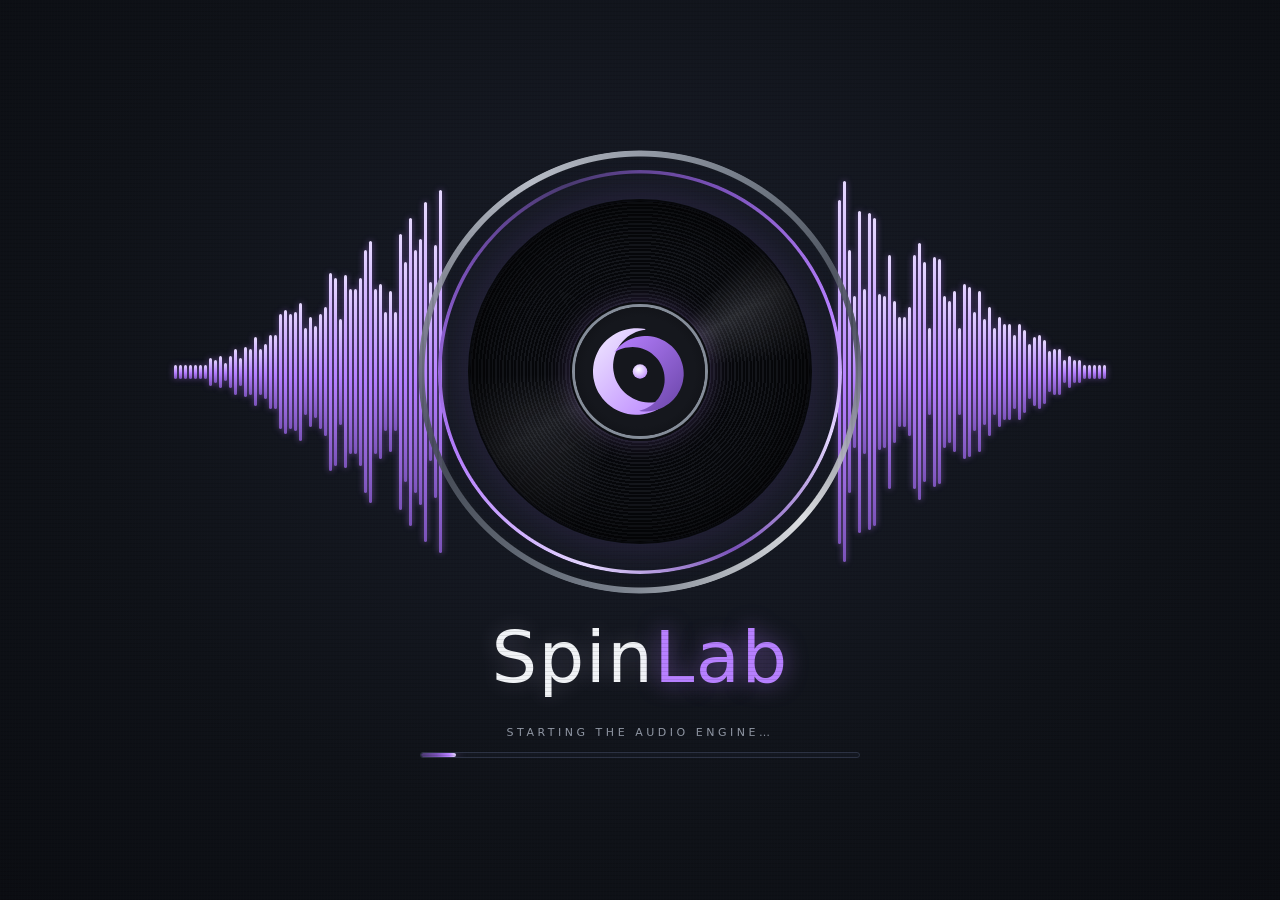
<file: ui/index.html>
<!doctype html>
<html lang="it">
<head>
<meta charset="utf-8">
<!-- zoom bloccato: con #app scalato in blocco la pagina e' piu' larga dello schermo e la WebView di Android rimpicciolirebbe tutto (e innerWidth crescerebbe) -->
<meta name="viewport" content="width=device-width, initial-scale=1, minimum-scale=1, maximum-scale=1, user-scalable=no">
<title>SpinLab DJ</title>
<link rel="stylesheet" href="style.css">
</head>
<body>
<div id="splash" role="status" aria-live="polite">
  <div class="sp-stage">
    <div class="sp-wave l" id="spWaveL"></div>
    <div class="sp-disc"><div class="sp-ring"></div><div class="sp-ticks"></div>
      <div class="sp-vinyl"><div class="sp-label"><img src="assets/spinlab-mark.svg" alt=""></div></div></div>
    <div class="sp-wave r" id="spWaveR"></div>
  </div>
  <div class="sp-word"><span>Spin</span><b>Lab</b></div>
  <div class="sp-status" id="spStatus">AVVIO DEL MOTORE AUDIO…</div>
  <div class="sp-bar"><i id="spBar"></i></div>
</div>

<div id="app">
<header id="top">
  <div class="brand"><img src="assets/spinlab-mark.svg" width="24" height="24" alt=""><span>SpinLab</span></div>
  <nav id="nav">
    <button data-nav="lib">LIBRARY</button><button data-nav="mixer" class="on">MIXER</button><button data-nav="rec" title="Finestra della registrazione: formato, qualità del video, cartella e avvio">RECORD</button><button data-nav="settings">SETTINGS</button>
  </nav>
  <div class="topr">
    <div id="recInd" class="idle" title="Registra con le ultime impostazioni (la prima volta scegli formato e cartella da RECORD). Durante la registrazione: clic per fermarla"><i></i><b>REC</b><span id="recTime">00:00</span></div>
    <div class="cpu" title="Carico del thread audio: sopra il 70% (giallo) l'audio rischia di scattare, sopra il 90% (rosso) scatta"><span>CPU</span><i id="cpuBar"><b></b></i><em id="cpuPct">0%</em></div>
    <select id="vvis" class="vsel" title="Cosa mostrare per i brani senza video: la scheda con copertina e titolo oppure una visualizzazione animata a tempo"></select>
    <select id="vtrans" class="vsel" title="Transizione video: l'effetto con cui il crossfader passa da un video all'altro"></select>
    <button id="videoBtn" class="mbtn" title="VIDEO: la modalità si attiva da sola quando carichi un video su un deck. Clic = forza acceso / spento / automatica. Clic destro = scegli lo schermo (HDMI, DisplayPort, proiettore)"><span>VIDEO</span><small id="vqBadge" class="vq" title="Qualità attuale dell'uscita video (risoluzione e fotogrammi al secondo). Dettagli in Impostazioni → VIDEO"></small></button>
    <div class="clock" id="clock">--:--</div>
    <div class="hp" title="Cuffie: accendi il preascolto (PFL) dei canali e dosa fra un lato e l'altro con CUE MIX">
      <svg viewBox="0 0 24 24" width="18" height="18" class="hpic"><path d="M4 15v-3a8 8 0 0 1 16 0v3M4 15h3v5H5a1 1 0 0 1-1-1zM20 15h-3v5h2a1 1 0 0 0 1-1z" fill="none" stroke="currentColor" stroke-width="1.8" stroke-linejoin="round"/></svg>
      <div class="hpb" id="hpBtns">
        <button data-pfl="0">1</button><button data-pfl="1">2</button>
      </div>
      <div class="knobwrap sm"><div class="knob" id="cueMix" title="CUE MIX: da un lato all'altro (deck 1/3 &larr; &rarr; deck 2/4). Doppio clic per centrare"></div><span>CUE MIX</span></div>
      <div class="knobwrap sm"><div class="knob" id="hpVol" title="Volume cuffie"></div><span>PHONES</span></div>
    </div>
    <div class="mst"><div class="knobwrap sm"><div class="knob" id="masterKnob" title="Volume master"></div><span>MASTER</span></div>
      <div class="meter horiz" id="masterMeter"><i></i><i></i></div></div>
    <button id="vwBtn" class="ico vwbtn" title="WAVEFORM VERTICALI: le forme d'onda si affiancano in verticale fra i fader del volume (per lo scratch)" aria-pressed="false"><svg viewBox="0 0 24 24" width="16" height="16" aria-hidden="true"><path d="M7 4v16M12 7v13M17 4v10M5 20h14" fill="none" stroke="currentColor" stroke-width="2" stroke-linecap="round"/></svg><b>VERT</b></button>
    <button id="uiBtn" class="ico uibtn" title="MODO: cambia interfaccia (A Stack, B Cockpit, C Focus, D Mappa, desktop)" aria-haspopup="menu"><i id="uiBtnLtr" class="ltr"></i><b id="uiBtnLbl"></b><svg viewBox="0 0 24 24" width="10" height="10" aria-hidden="true"><path d="M5 9l7 7 7-7" fill="none" stroke="currentColor" stroke-width="3" stroke-linecap="round" stroke-linejoin="round"/></svg></button>
    <button id="audioBtn" class="ico" title="Impostazioni audio"><svg viewBox="0 0 24 24" width="18" height="18"><path d="M12 8.5a3.5 3.5 0 1 0 0 7 3.5 3.5 0 0 0 0-7zm8.5 4.5-.1-1 1.9-1.5-1.9-3.3-2.3.9a7 7 0 0 0-1.7-1l-.4-2.4h-3.8l-.4 2.4a7 7 0 0 0-1.7 1l-2.3-.9-1.9 3.3L5.8 12l-.1 1 .1 1-1.9 1.5 1.9 3.3 2.3-.9a7 7 0 0 0 1.7 1l.4 2.4h3.8l.4-2.4a7 7 0 0 0 1.7-1l2.3.9 1.9-3.3L20.4 14z" fill="none" stroke="currentColor" stroke-width="1.5" stroke-linejoin="round"/></svg></button>
    <button id="aboutBtn2" class="ico" title="Informazioni su SpinLab DJ" aria-label="Informazioni"><b style="font-size:15px;font-family:Georgia,serif">i</b></button>
    <button id="helpBtn" class="ico" title="Guida: il manuale del programma" aria-label="Guida"><b style="font-size:15px">?</b></button>
  </div>
</header>

<main id="stage" class="two">
  <section class="side" id="sideL"></section>
  <aside id="mixer">
    <div class="mtop">
      <button id="autoGain" class="mbtn on" title="AUTO GAIN: un brano caricato prende la stessa loudness di quello che sta suonando"><svg viewBox="0 0 24 24" width="20" height="20"><path d="M4 12h3l2-6 4 12 2-6h5" fill="none" stroke="currentColor" stroke-width="2" stroke-linecap="round" stroke-linejoin="round"/></svg></button>
      <div class="mfx">FX</div>
      <button id="autoStem" class="mbtn on" title="AUTO STEM: separa in anticipo gli stem di ogni brano che carichi su un deck, così voce e strumentale rispondono subito"><svg viewBox="0 0 24 24" width="20" height="20"><path d="M5 18V8m5 10V4m5 14V10m5 8V6" fill="none" stroke="currentColor" stroke-width="2.4" stroke-linecap="round"/></svg></button>
    </div>
    <div id="strips"></div>
    <div class="xfade"><span class="xa">A</span><div class="fader h" id="crossfader" title="Crossfader · doppio clic per centrarlo"></div><span class="xb">B</span></div>
  </aside>
  <section class="side" id="sideR"></section>
</main>

<section id="lower">
  <aside id="side">
    <button id="sideBar" type="button" aria-expanded="false"><span class="sb-k">ESPLORA</span><span id="sideCur">Scegli una cartella o una playlist</span><span class="sb-ar" aria-hidden="true">▾</span></button>
    <div class="side-title">ESPLORA</div>
    <div id="tree" data-noi18n></div>
    <div class="side-title">PLAYLIST <button id="newPl" title="Nuova playlist">+</button></div>
    <div id="plList" data-noi18n></div>
    <div id="scanStatus"></div>
    <button id="sideGo" type="button">MOSTRA I BRANI ›</button>
    <div id="stemBar" hidden><div class="sbh"><span class="sbn"></span><span class="sbp"></span></div><i><b></b></i></div>
  </aside>

  <div id="browser">
    <div class="searchbar">
      <svg viewBox="0 0 24 24" width="16" height="16"><circle cx="10.5" cy="10.5" r="6.5" fill="none" stroke="currentColor" stroke-width="2"/><path d="M15.5 15.5 21 21" stroke="currentColor" stroke-width="2" stroke-linecap="round"/></svg>
      <input id="search" type="search" placeholder="Cerca brani, artisti, tag, chiave, BPM…" autocomplete="off">
      <span id="resCount"></span>
      <button id="brUp" class="ico" title="Brano precedente (freccia su)">&#9650;</button><button id="brDown" class="ico" title="Brano successivo (freccia giù). Invio: carica sul deck in uso">&#9660;</button>
      <button id="inspBtn" class="ico" title="Tag e informazioni del brano selezionato"><svg viewBox="0 0 24 24" width="16" height="16"><circle cx="12" cy="12" r="9" fill="none" stroke="currentColor" stroke-width="1.8"/><path d="M12 11v6M12 7.5v.5" stroke="currentColor" stroke-width="2" stroke-linecap="round"/></svg></button>
    </div>
    <div class="tablewrap">
      <table id="tracks">
        <thead><tr>
          <th style="width:34px"></th><th style="width:36px"></th><th data-s="title">Title</th><th data-s="artist">Artist</th>
          <th data-s="bpm" style="width:58px">BPM</th><th data-s="key" style="width:50px">Key</th>
          <th data-s="genre">Genre</th><th data-s="duration" style="width:56px">Time</th>
          <th style="width:112px">Load</th><th data-s="rating" style="width:92px">Rating</th>
        </tr></thead>
        <tbody></tbody>
      </table>
      <div id="empty">Scegli una cartella dall'esplora risorse a sinistra per vedere i suoi brani.</div>
    </div>
    <aside id="inspector" hidden>
      <div class="side-title">TAG &amp; INFO <button id="inspClose">×</button></div>
      <div id="insp-empty">Seleziona un brano</div>
      <form id="insp" hidden>
        <label>Titolo<input name="title"></label>
        <label>Artista<input name="artist"></label>
        <label>Album<input name="album"></label>
        <label>Genere<input name="genre"></label>
        <label>Tag (separati da virgola)<input name="tags" placeholder="peak, vocal, opener"></label>
        <label>Valutazione<div id="stars"></div></label>
        <label>Commento<textarea name="comment" rows="2"></textarea></label>
      </form>
    </aside>
  </div>

  <aside id="rpanel">
    <nav class="ptabs">
      <button data-pn="automix">AUTOMIX</button><button data-pn="sampler">SAMPLER</button><button data-pn="drums">DRUMS</button><button data-pn="stems" class="on">STEMS</button>
    </nav>
    <div class="tgtrow"><span>DECK</span><div id="tgt"></div><span class="stm" id="stemStatus"></span></div>

    <div class="pn" id="pn-automix">
      <div class="amtop"><button id="amGo" class="amgo">AVVIA AUTOMIX</button><button id="amSkip" disabled title="Passa subito al brano successivo con una transizione">Salta ▸▸</button><label class="amck"><input type="checkbox" id="amLoop"> Ripeti</label></div>
      <div class="amopts">
        <label>Ordine<select id="amOrder" title="Come si sceglie il brano successivo"><option value="list">Come in elenco</option><option value="smart">Intelligente (tonalità e tempo)</option><option value="bpmup">BPM crescente</option><option value="bpmdown">BPM decrescente</option><option value="shuffle">Casuale</option></select></label>
        <label>Transizione<select id="amBars" title="Durata del mix in battute"><option value="4">4 battute</option><option value="8">8 battute</option><option value="16">16 battute</option><option value="32">32 battute</option></select></label>
        <label>Stile<select id="amStyle" title="Come si passa da un brano all'altro"><option value="bass">Scambio dei bassi</option><option value="simple">Dissolvenza semplice</option><option value="cut">Taglio rapido</option></select></label>
      </div>
      <div id="amStatus" class="amstatus"></div>
      <div id="amQueue" class="amqueue"></div>
    </div>
    <div class="pn" id="pn-sampler">
      <div class="sampler-head"><span>VOL</span><input type="range" id="samplerVol" min="0" max="1.5" step="0.01" value="0.8">
        <button id="padSync" class="syncbtn" title="SYNC: i campioni partono sul battito del deck che suona e ne seguono tempo e fase (anche se cambia il tempo)">SYNC</button></div>
      <div id="pads" title="Trascina un file (o un brano della libreria) su un pad · clic: parte, altro clic: si ferma · tasto destro: loop, BPM, sostituisci · tasti 1–8"></div>
    </div>
    <div class="pn" id="pn-drums">
      <div class="sampler-head"><span>VOL</span><input type="range" id="drumVol" min="0" max="1.5" step="0.01" value="0.9"><span class="midi" id="midiStat" title="Controller MIDI collegati">MIDI: —</span></div>
      <div id="drumPads" title="Mouse, tastiera (ZXCV · ASDF · QWER · 1234) o pad MIDI (note 36–51) · trascina un campione su un pad · tasto destro: reverse, MIDI learn, gate, choke"></div>
      <div id="drumEdit" class="drumedit">
        <div class="de-head"><b id="deName">PAD —</b><span id="deInfo"></span></div>
        <div class="de-knobs">
          <div class="knobwrap" title="Attacco: quanto ci mette il suono a salire · doppio clic: immediato"><div class="knob" data-de="attack"></div><span>ATT</span><small data-dv="attack"></small></div>
          <div class="knobwrap" title="Decadimento: quanto ci mette a scendere fino al sostegno · doppio clic: nessuno"><div class="knob" data-de="decay"></div><span>DEC</span><small data-dv="decay"></small></div>
          <div class="knobwrap" title="Sostegno: il volume dopo il decadimento · doppio clic: pieno"><div class="knob" data-de="sustain"></div><span>SUS</span><small data-dv="sustain"></small></div>
          <div class="knobwrap" title="Rilascio: quanto ci mette a spegnersi quando lasci il pad (in modo gate) · doppio clic: subito"><div class="knob" data-de="release"></div><span>REL</span><small data-dv="release"></small></div>
          <div class="knobwrap" title="Volume del pad · doppio clic: 100%"><div class="knob" data-de="gain"></div><span>VOL</span><small data-dv="gain"></small></div>
          <div class="knobwrap" title="Intonazione in semitoni · doppio clic: originale"><div class="knob" data-de="tune"></div><span>TUNE</span><small data-dv="tune"></small></div>
        </div>
      </div>
    </div>
    <div class="pn on" id="pn-stems">
      <div class="stemrow" id="stemCols"></div>
      <div class="presets"><button data-preset="acap">ACAPELLA</button><button data-preset="inst">INSTRUMENTAL</button><button data-preset="all">ALL</button></div>
    </div>
    <div class="fxbox" id="fxbox">
      <div class="fxhead"><span>FX</span><select id="fxKind"><option value="echo">ECHO</option><option value="pingpong">PING-PONG</option><option value="reverb">REVERB</option><option value="flanger">FLANGER</option><option value="phaser">PHASER</option><option value="crush">BITCRUSH</option><option value="gater">GATER</option><option value="scatter">SCATTER</option><option value="noise">NOISE SWEEP</option><option value="bjump">BEAT JUMP</option><option value="brake">BRAKE</option><option value="spin">SPINBACK</option><option value="rev">REVERSE</option></select>
        <button id="fxOn" class="pwr" title="Accende l'effetto sul deck selezionato"><i></i></button></div>
      <div class="fxtime" id="fxTime"><span>TIME</span><select id="fxDiv" title="Durata del passo in battiti"><option value="0">1/16</option><option value="1">1/8</option><option value="2">1/4</option><option value="3">1/2</option><option value="4">1</option><option value="5">2</option><option value="6">4</option></select>
        <span>FEEL</span><select id="fxFeel" title="Dritto, terzina o puntato"><option value="0">Dritto</option><option value="1">Terzina</option><option value="2">Puntato</option></select></div>
      <div class="fxknobs">
        <div class="knobwrap"><div class="knob" id="fxDepth"></div><span id="fxL1">DEPTH</span></div>
        <div class="knobwrap"><div class="knob" id="fxFb"></div><span id="fxL2">FEEDBACK</span></div>
        <div class="knobwrap"><div class="knob" id="fxMix"></div><span id="fxL3">MIX</span></div>
      </div>
    </div>
    <div id="libInfo" title="Informazioni sul brano selezionato nella libreria o nella playlist"><div class="li-empty">Seleziona un brano nella libreria</div></div>
  </aside>
</section>
</div>

<dialog id="aboutDlg">
  <div class="ab-arc l"></div><div class="ab-arc r"></div>
  <div class="ab-card">
    <img class="ab-mark" src="assets/spinlab-mark.svg" alt="">
    <div class="sp-word small"><span>Spin</span><b>Lab</b></div>
    <div class="ab-line"></div>
    <div class="ab-name">SpinLab DJ</div>
    <div class="ab-by">Developed by Vinz Trombetta</div>
    <div class="ab-cols">
    <div class="ab-col">
    <div class="ab-sec"><span>SOFTWARE LIBERO</span></div>
    <div class="ab-note">SpinLab DJ è software libero e gratuito, distribuito con licenza <b>GNU GPL 3.0</b> (o successiva): puoi usarlo, studiarlo, modificarlo e ridistribuirlo. Il codice sorgente è su <a href="https://github.com/muttleysat/SpinLab" data-ext>GitHub</a>.</div>
    <div class="ab-sec"><span>SOSTIENI SPINLAB</span></div>
    <div class="ab-note">Se SpinLab ti è utile puoi offrire una donazione libera: aiuta a farlo crescere.</div>
    <a class="ab-paypal" href="https://www.paypal.com/donate/?business=vincenzotrombetta%40hotmail.com&currency_code=EUR&item_name=SpinLab%20DJ" data-ext title="Dona con PayPal (si apre nel browser)" aria-label="Dona con PayPal">
      <svg viewBox="0 0 24 24" width="22" height="22" aria-hidden="true"><path fill="#ffffff" d="M7.1 21.3H3.6a.5.5 0 0 1-.5-.6L5.7 3.4c.1-.5.5-.8 1-.8h6.5c3.3 0 5.5 1.7 4.9 5-.7 3.9-3.3 5.5-6.9 5.5H9.3c-.5 0-.9.3-1 .8z"/><path fill="#9fd7ff" d="M18.9 7.8c-.8 4.5-3.8 6.3-7.8 6.3h-1.1c-.4 0-.7.3-.8.7l-1 6.1c0 .3.2.5.5.5h3c.4 0 .7-.3.8-.7l.6-3.6c.1-.4.4-.7.8-.7h.6c3.3 0 5.8-1.3 6.5-5.2.3-1.6.1-2.8-.6-3.6z"/></svg>
      <span>Dona con <b>Pay</b><i>Pal</i></span></a>
    <div class="ab-sec"><span>VERSIONE</span></div>
    <div class="ab-ver">Versione <span id="aboutVer">0.2.0</span></div>
    </div>
    <div class="ab-col">
    <div class="ab-sec"><span>MOTORE AUDIO</span></div>
    <img class="ab-asio" src="assets/asio-logo-white.png" alt="ASIO Compatible">
    <div class="ab-note">ASIO is a trademark of Steinberg Media Technologies GmbH, registered in Europe and other countries.</div>
    <div class="ab-sec"><span>VIDEO E FORMATI</span></div>
    <div class="ab-note">Questo programma usa <b>FFmpeg</b> (<a href="https://ffmpeg.org" data-ext>ffmpeg.org</a>), con licenza GNU LGPL (2.1 o successiva; LGPL 3 nella versione per Windows), come programma separato che puoi sostituire. I testi delle licenze, la versione e i sorgenti sono nella cartella «licenses» dell'installazione (FFMPEG-LICENSE.txt, FFMPEG-BUILD.txt e la cartella ffmpeg). FFmpeg è un marchio dei suoi autori; SpinLab non è approvato dal progetto FFmpeg.</div>
    </div>
    <div class="ab-col">
    <div class="ab-sec"><span>SEPARAZIONE STEM</span></div>
    <div class="ab-note">Modello HT-Demucs (Rouard, Massa, Défossez, «Hybrid Transformers for Music Source Separation», 2023), sviluppato da Meta e distribuito con licenza MIT.</div>
    <details class="ab-lic"><summary>Testo della licenza MIT</summary>
<pre>MIT License

Copyright (c) Meta, Inc. and its affiliates.

Permission is hereby granted, free of charge, to any person obtaining a copy
of this software and associated documentation files (the "Software"), to deal
in the Software without restriction, including without limitation the rights
to use, copy, modify, merge, publish, distribute, sublicense, and/or sell
copies of the Software, and to permit persons to whom the Software is
furnished to do so, subject to the following conditions:

The above copyright notice and this permission notice shall be included in all
copies or substantial portions of the Software.

THE SOFTWARE IS PROVIDED "AS IS", WITHOUT WARRANTY OF ANY KIND, EXPRESS OR
IMPLIED, INCLUDING BUT NOT LIMITED TO THE WARRANTIES OF MERCHANTABILITY,
FITNESS FOR A PARTICULAR PURPOSE AND NONINFRINGEMENT. IN NO EVENT SHALL THE
AUTHORS OR COPYRIGHT HOLDERS BE LIABLE FOR ANY CLAIM, DAMAGES OR OTHER
LIABILITY, WHETHER IN AN ACTION OF CONTRACT, TORT OR OTHERWISE, ARISING FROM,
OUT OF OR IN CONNECTION WITH THE SOFTWARE OR THE USE OR OTHER DEALINGS IN THE
SOFTWARE.</pre></details>
    <div class="ab-sec"><span>GRIGLIA DEI BATTITI</span></div>
    <div class="ab-note">Adattamento della griglia e uso di Beat This! derivati da <a href="https://github.com/openwave-studio/opendj" data-ext>openDJ</a> (GPL-2.0 o successiva). Rete dei battiti Beat This! (JKU Linz, licenza MIT).</div>
    <div class="ab-note">Elenco completo delle licenze di terze parti: cartella «licenses» del programma.</div>
    </div>
    </div>
    <button id="aboutClose" class="ab-close">CHIUDI</button>
  </div>
</dialog>

<dialog id="helpDlg">
  <div class="helphead"><h2>Guida</h2><button id="aboutBtn" class="chip2" title="Informazioni su SpinLab DJ e crediti">Informazioni</button><button id="helpClose" class="ico" title="Chiudi">×</button></div>
  <iframe id="helpFrame" title="Guida di SpinLab DJ"></iframe>
</dialog>

<dialog id="recDlg">
  <h2>Registrazione</h2>
  <p class="hint" style="margin-top:0">Registra tutto quello che esce dal master: deck con effetti, campionatore e batteria.</p>
  <label>Formato<select id="recFmt">
    <option value="wav16">WAV 16 bit (qualità CD)</option><option value="wav24">WAV 24 bit</option>
    <option value="mp3-320">MP3 320 kbps</option><option value="mp3-256">MP3 256 kbps</option><option value="mp3-192">MP3 192 kbps</option><option value="mp3-128">MP3 128 kbps</option>
    <option value="mp4">MP4 con video (H.264 + AAC)</option></select></label>
  <label id="recVid" hidden>Qualità del video<select id="recVq"><option value="profile">Come il profilo video in uso</option><option value="480">480p · 24 fps</option><option value="720">720p · 30 fps</option><option value="1080">1080p · 30 fps</option><option value="1080p60">1080p · 60 fps (se il computer regge)</option></select></label>
  <p class="hint">Dopo la prima registrazione puoi avviare e fermare con il pulsante <b>●</b> in alto (accanto all'orologio), senza riaprire questa finestra: usa queste impostazioni e un nome automatico nella stessa cartella.</p>
  <p class="hint" id="recVidHint" hidden>Registra l'immagine così com'è sull'uscita video (transizioni, visualizzazioni, titolo) insieme all'audio del master. L'uscita video si accende da sola durante la registrazione. Al termine il file viene preparato: può servire qualche secondo.</p>
  <label>Salva in<div class="pathrow"><input id="recPath" readonly placeholder="Scegli dove salvare il file…"><button id="recPick">Scegli…</button></div></label>
  <div id="recErr" class="warn"></div>
  <div class="btns"><button id="recCancel">Annulla</button><button id="recGo" class="primary" disabled>● Avvia registrazione</button></div>
</dialog>

<dialog id="audioDlg">
  <h2>Impostazioni</h2>
  <div class="stabs"><button data-sp="audio" class="on">AUDIO</button><button data-sp="stem">STEM</button><button data-sp="video">VIDEO</button><button data-sp="midi">CONTROLLER MIDI</button><button data-sp="ui">INTERFACCIA</button></div>
  <div class="spane" id="sp-audio">
    <div class="asiobox"><img src="assets/asio-logo-white.png" alt="ASIO Compatible" height="46"><span>ASIO is a trademark of Steinberg Media Technologies GmbH, registered in Europe and other countries.</span></div>
    <label>Driver audio<select id="aDrv"></select></label>
    <label>Uscita audio principale (master) &mdash; scheda del PC o del controller<select id="aDev"></select></label>
    <label>Frequenza di campionamento<select id="aRate"></select></label>
    <label>Dimensione buffer<select id="aBuf"></select></label>
    <label>Allineamento della grafica <span id="aVisVal">0 ms</span><input id="aVis" type="range" min="-100" max="400" step="5" value="0"></label>
    <p class="hint">Sposta waveform, griglia e cue rispetto al suono, solo sullo schermo. Se vedi la griglia in anticipo sul battito che senti (tipico su Android, dove l'uscita ha più latenza di quella stimata), aumentalo finché coincidono. Vale per questa uscita audio: ricontrollalo se cambi cuffie o altoparlante.</p>
    <label>Uscita cuffie (preascolto dei canali e anteprima dei brani)<select id="pDev"></select></label>
    <p class="hint">Con un controller che ha la scheda audio integrata (per esempio Denon Prime GO): scegli la sua uscita come principale e, per le cuffie del controller, «Stesso dispositivo, canali 3-4». Oppure tieni il master sulla scheda del PC e metti le cuffie sul controller scegliendolo nell'elenco delle cuffie.</p>
    <p class="hint">ASIO® usa il driver della tua scheda (per esempio Focusrite) e permette latenze molto più basse di Windows (WASAPI): conviene per suonare i pad della batteria dal vivo. Con ASIO la scheda è dedicata a SpinLab.</p>
    <p class="hint">Buffer piccolo = latenza minore, ma pi&ugrave; rischio di scatti. Se senti click o interruzioni, aumentalo.</p>
    <div id="aStatus"></div>
    <p class="hint"><a href="#" data-help="impostazioni-audio">Guida alle impostazioni audio</a></p>
  </div>
  <div class="spane" id="sp-stem" hidden>
    <label>Come lavorano gli stem<select id="stMode">
      <option value="auto">Automatico: in base alla velocità di questo PC</option>
      <option value="realtime">Sempre in tempo reale</option>
      <option value="prepared">Solo stem preparati prima (massima qualità, caricamento immediato)</option>
    </select></label>
    <div id="stInfo" class="stinfo"></div>
    <p class="hint"><a href="#" data-help="stem">Guida agli stem</a></p>
    <div class="btns" style="justify-content:flex-start"><button id="stBench">Misura la velocità di questo PC</button></div>
    <p class="hint">Tempo reale: gli stem si separano mentre il brano suona, con il processore. Se il PC non è abbastanza veloce conviene prepararli prima: clic destro su uno o più brani (o su una playlist) → «Crea stem». Vengono salvati in una cartella «stems» accanto ai brani, compressi senza perdita di qualità, e si caricano subito.</p>
  </div>
  <div class="spane" id="sp-video" hidden><div id="vpMount"></div></div>
  <div class="spane" id="sp-ui" hidden>
    <label>Lingua<select id="uiLang"><option value="auto">Automatica (lingua del sistema)</option><option value="it" data-noi18n>Italiano</option><option value="en" data-noi18n>English</option></select></label>
    <p class="hint">La lingua cambia subito. Automatica usa l'italiano se il sistema è in italiano, altrimenti l'inglese.</p>
    <div id="uiModeBox">
    <label>Interfaccia<select id="uiMode">
      <option value="auto">Automatica: sui telefoni A in verticale e B compatto in orizzontale, desktop altrove</option>
      <option value="stack">A · Stack verticale: due deck impilati, crossfader sotto il pollice (una mano)</option>
      <option value="proto">B · Cockpit orizzontale: piatti, pad 2×2, SYNC e LOOP (due pollici)</option>
      <option value="cockpit">B · Cockpit compatto: alla misura dello schermo, senza piatti</option>
      <option value="focus">C · Focus + Platter: un deck col piatto grande e gli hot cue intorno (dal vivo)</option>
      <option value="spaces">D · Mappa degli spazi: deck, mixer, libreria, FX, stem e sampler su una tela</option>
      <option value="desktop">Desktop: due deck, mixer, libreria e pannelli insieme</option>
    </select></label>
    <p class="hint">Il cambio è immediato e resta per le volte successive; lo stesso menu si apre dal pulsante MODO nella barra. A, C e D sono pensati per il telefono in verticale, B in orizzontale.</p>
    </div>
    <label>Skin</label>
    <div id="skinSel" class="skinsel"></div>
    <label>Colore del tema</label>
    <div class="thpick">
      <div class="thsv" id="thSV" title="Saturazione (da sinistra a destra) e luminosità (dal basso in alto)"><i></i></div>
      <div class="thhue" id="thHue" title="Tinta: trascina lungo la barra"><i></i></div>
      <div class="thinfo"><span class="thnow" id="thNow"></span><input id="thHex" maxlength="7" spellcheck="false" title="Colore in esadecimale (#RRGGBB)"><button id="thReset" class="threset" title="Torna al colore della skin scelta">&#8634; Ripristina colore predefinito</button></div>
    </div>
    <div class="thshot" id="thShot" aria-hidden="true"></div>
    <p class="hint">Scegli la tinta sulla barra e la sfumatura nel quadrato (come in Photoshop): il programma cambia subito, e qui sopra lo vedi com'è adesso. Da un solo colore escono i quattro toni usati ovunque (profondo, primario, acceso, chiaro). PLAY verde, CUE ambra e i meter verde-giallo-rosso restano fissi perché hanno un significato.</p>
  </div>
  <div class="spane" id="sp-midi" hidden>
    <p class="hint" style="margin-top:0"><a href="#" data-help="controller-midi">Guida al controller MIDI</a> (SHIFT, livelli dei pad, encoder, jog). Collega il controller, premi «Learn» accanto a una funzione e muovi o premi il controllo da assegnare. Funziona con qualsiasi controller MIDI. I tasti con SHIFT si assegnano con la casella SHIFT dopo aver assegnato il tasto SHIFT stesso.</p>
    <div class="mmtop"><span>Collegati:</span> <b id="mmPorts">—</b></div>
    <div class="mmtop"><span>Ultimo messaggio:</span> <code id="mmMon">— muovi un controllo —</code></div>
    <div class="mmtop"><span>Uscita LED:</span> <select id="mmOut"></select>
      <span title="Quanti messaggi manda il jog per un giro completo del piatto: regola la sensibilità dello scratch">Jog per giro:</span> <input type="number" id="mmJog" min="50" max="8000" value="800"> <button id="mmCal" title="Gira il piatto di un giro intero: l'app conta gli scatti e regola da sola la sensibilità dello scratch">Calibra il jog</button> <button id="mmAnalyze" title="Muovi un controllo per 8 secondi (per esempio il jog, un po' in un senso e un po' nell'altro): mostra i messaggi che manda">Analizza un controllo</button>
      <input id="mmFilter" placeholder="Cerca una funzione…"></div>
    <div class="mmtop"><button id="mmIgnore" title="Per i sensori di tocco (l'encoder che si sfiora prima di cliccarlo): premi qui e poi tocca il sensore. Quel messaggio non comanda più nulla e il Learn lo salta">Ignora un tasto…</button><span>Ignorati:</span> <span id="mmIgnList"></span></div>
    <div id="mmList"></div>
    <div class="mmtop"><button id="mmExport">Esporta mappatura</button><button id="mmImport">Importa…</button><button id="mmClear">Cancella tutto</button></div>
    <div id="mmJsonBox" hidden><textarea id="mmJson" spellcheck="false"></textarea><div class="btns"><button id="mmJsonClose">Chiudi</button><button id="mmJsonApply" class="primary">Applica</button></div></div>
  </div>
  <div class="btns"><button id="aClose">Chiudi</button><button id="aApply" class="primary">Applica</button></div>
</dialog>
<div id="ctx" hidden></div>
<div id="ghost" hidden></div>
<script src="i18n/en.js"></script>
<script src="i18n.js"></script>
<script>I18N.apply();</script>
<script src="app.js"></script>
<script src="video-trans.js"></script>
<script src="video-gl.js"></script>
<script src="video-vis.js"></script>
<script src="video-perf.js"></script>
<script src="video.js"></script>
<script src="video-rec.js"></script>
<script src="midi.js"></script>
<script src="automix.js"></script>
<script src="cockpit.js"></script>
<script src="mobile.js"></script>
<script src="watch.js"></script>
</body>
</html>
</file>
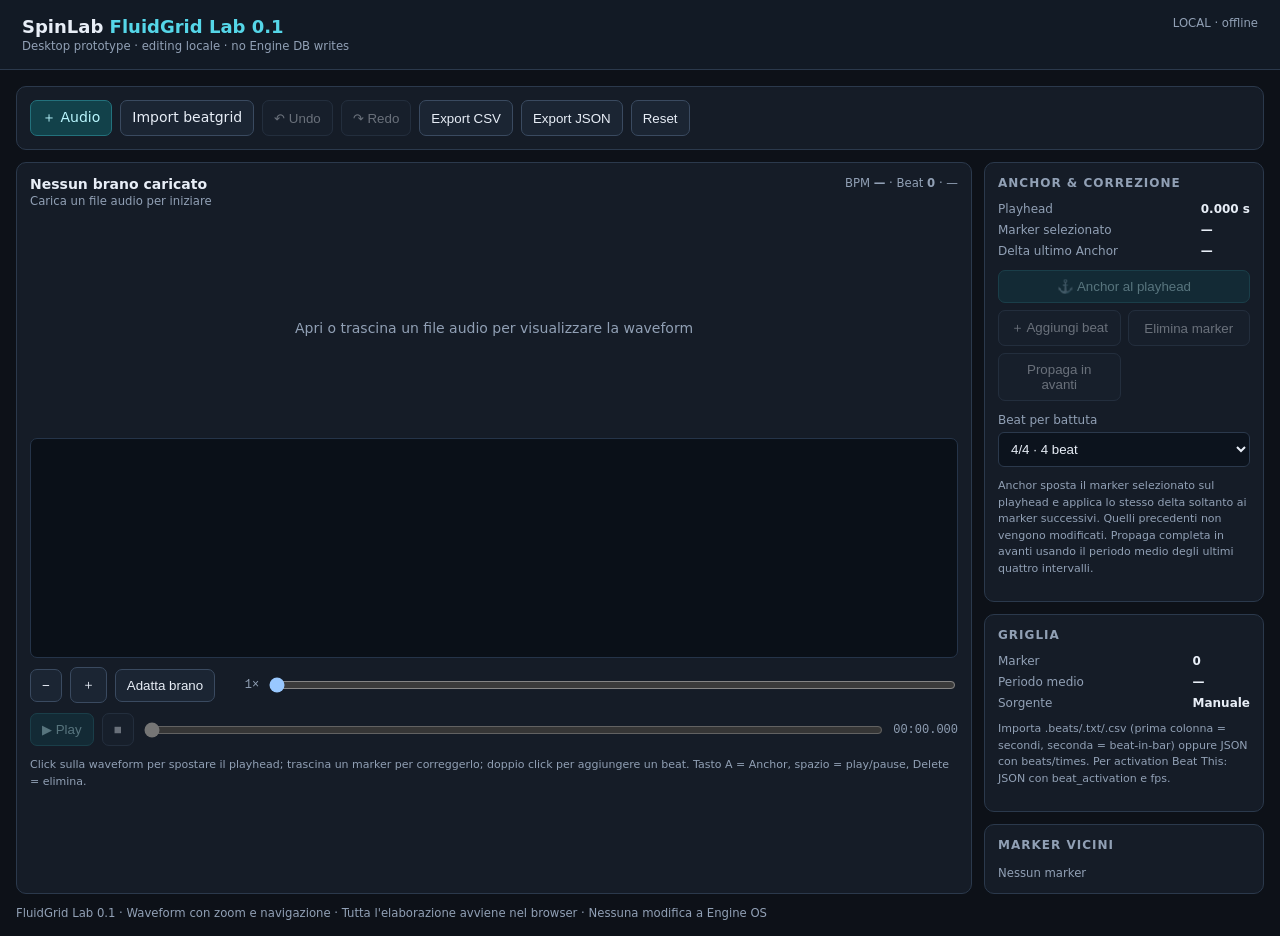
<file: tools/fluidgrid-lab/index.html>
<!doctype html>
<html lang="it"><meta charset="utf-8"><meta name="viewport" content="width=device-width,initial-scale=1">
<title>SpinLab FluidGrid Lab 0.1</title>
<style>
:root{color-scheme:dark;font:14px system-ui;background:#0d1118;color:#e8eef7}*{box-sizing:border-box}body{margin:0}header{padding:16px 22px;background:#121a25;border-bottom:1px solid #2b394c;display:flex;justify-content:space-between}h1{font-size:18px;margin:0}h1 i{color:#55d6e8;font-style:normal}small,.muted{color:#91a0b5}main{max-width:1400px;margin:auto;padding:16px;display:grid;gap:12px}.bar,.panel{background:#151c27;border:1px solid #2b394c;border-radius:10px;padding:13px}.bar{display:flex;gap:8px;flex-wrap:wrap}.btn{background:#1b2533;border:1px solid #3a4a60;color:#e8eef7;border-radius:7px;padding:8px 11px;cursor:pointer}.btn.primary{background:#12414a;color:#baf7ff;border-color:#23717c}button:disabled{opacity:.4}input[type=file]{display:none}.layout{display:grid;grid-template-columns:minmax(0,1fr) 280px;gap:12px}.panel h2{font-size:12px;color:#91a0b5;text-transform:uppercase;letter-spacing:1px;margin:0 0 12px}.track{display:flex;justify-content:space-between;gap:10px;margin-bottom:10px}.track b{overflow:hidden;text-overflow:ellipsis;white-space:nowrap}canvas{width:100%;height:220px;display:block;background:#0a1018;border:1px solid #253449;border-radius:7px;touch-action:none}.empty{height:220px;display:grid;place-items:center;color:#91a0b5;text-align:center}.zoombar{display:flex;gap:8px;align-items:center;margin-top:9px}.zoombar input{flex:1;min-width:80px}.zoombar span{font:12px monospace;color:#91a0b5;min-width:36px;text-align:right}.transport{display:flex;gap:8px;align-items:center;margin-top:10px}.transport input{flex:1}.time{font:12px monospace;color:#91a0b5}.side{display:grid;gap:12px;align-content:start}.kv{display:grid;grid-template-columns:1fr auto;gap:7px;color:#91a0b5;font-size:12px}.kv b{color:#e8eef7;font-variant-numeric:tabular-nums}.actions{display:grid;grid-template-columns:1fr 1fr;gap:7px;margin:12px 0}.wide{grid-column:1/-1}.field{display:grid;gap:5px;color:#91a0b5;font-size:12px;margin:9px 0}.field select{background:#0c131d;color:#e8eef7;border:1px solid #2b394c;padding:8px;border-radius:6px}.hint{font-size:11px;color:#91a0b5;line-height:1.5}.list{max-height:220px;overflow:auto}.row{display:grid;grid-template-columns:30px 1fr 35px;padding:6px;border-bottom:1px solid #263345;font:11px monospace;cursor:pointer}.row.active{background:#15333d;color:#baf7ff}.row em{color:#ffb454;font-style:normal}@media(max-width:850px){.layout{grid-template-columns:1fr}.side{grid-template-columns:1fr 1fr}.side section:last-child{grid-column:1/-1}}@media(max-width:560px){.side{grid-template-columns:1fr}}
</style>
<header><div><h1>SpinLab <i>FluidGrid Lab 0.1</i></h1><small>Desktop prototype · editing locale · no Engine DB writes</small></div><small>LOCAL · offline</small></header>
<main>
<div class="bar">
<label class="btn primary" for="audio">＋ Audio</label><input id="audio" type="file" accept="audio/*">
<label class="btn" for="grid">Import beatgrid</label><input id="grid" type="file" accept=".beats,.txt,.csv,.json">
<button class="btn" id="undo" disabled>↶ Undo</button><button class="btn" id="redo" disabled>↷ Redo</button>
<button class="btn" id="csv">Export CSV</button><button class="btn" id="json">Export JSON</button><button class="btn" id="reset">Reset</button>
</div>
<div class="layout">
<section class="panel">
<div class="track"><div><b id="name">Nessun brano caricato</b><br><small id="info">Carica un file audio per iniziare</small></div><small>BPM <b id="bpm">—</b> · Beat <b id="count">0</b> · <span id="duration">—</span></small></div>
<div id="empty" class="empty">Apri o trascina un file audio per visualizzare la waveform</div><canvas id="wave" hidden></canvas><div class="zoombar" id="zoombar" hidden><button class="btn" id="zoomout" title="Riduci zoom">−</button><button class="btn" id="zoomin" title="Aumenta zoom">＋</button><button class="btn" id="fit">Adatta brano</button><span id="zoomlabel">1×</span><input id="pan" type="range" min="0" max="1000" value="0" aria-label="Scorri waveform"></div>
<div class="transport"><button class="btn primary" id="play" disabled>▶ Play</button><button class="btn" id="stop" disabled>■</button><input id="seek" type="range" min="0" max="1000" value="0" disabled><span class="time" id="clock">00:00.000</span></div>
<p class="hint">Click sulla waveform per spostare il playhead; trascina un marker per correggerlo; doppio click per aggiungere un beat. Tasto A = Anchor, spazio = play/pause, Delete = elimina.</p>
</section>
<aside class="side">
<section class="panel"><h2>Anchor & correzione</h2><div class="kv"><span>Playhead</span><b id="head">0.000 s</b><span>Marker selezionato</span><b id="selected">—</b><span>Delta ultimo Anchor</span><b id="delta">—</b></div>
<div class="actions"><button class="btn primary wide" id="anchor" disabled>⚓ Anchor al playhead</button><button class="btn" id="add" disabled>＋ Aggiungi beat</button><button class="btn" id="del" disabled>Elimina marker</button><button class="btn" id="prop" disabled>Propaga in avanti</button></div>
<label class="field">Beat per battuta<select id="meter"><option value="4">4/4 · 4 beat</option><option value="3">3/4 · 3 beat</option><option value="2">2/4 · 2 beat</option><option value="6">6/8 · 6 beat</option></select></label>
<p class="hint">Anchor sposta il marker selezionato sul playhead e applica lo stesso delta soltanto ai marker successivi. Quelli precedenti non vengono modificati. Propaga completa in avanti usando il periodo medio degli ultimi quattro intervalli.</p></section>
<section class="panel"><h2>Griglia</h2><div class="kv"><span>Marker</span><b id="n">0</b><span>Periodo medio</span><b id="period">—</b><span>Sorgente</span><b id="source">Manuale</b></div><p class="hint">Importa .beats/.txt/.csv (prima colonna = secondi, seconda = beat-in-bar) oppure JSON con beats/times. Per activation Beat This: JSON con beat_activation e fps.</p></section>
<section class="panel"><h2>Marker vicini</h2><div class="list" id="list"><small>Nessun marker</small></div></section>
</aside></div>
<small class="muted">FluidGrid Lab 0.1 · Waveform con zoom e navigazione · Tutta l'elaborazione avviene nel browser · Nessuna modifica a Engine OS</small>
</main>
<script>
(()=>{
const $=x=>document.getElementById(x),c=$('wave'),g=c.getContext('2d'),a=new Audio(),S={duration:0,beats:[],selected:-1,peaks:[],history:[],future:[],source:'Manuale',delta:null,drag:false,zoom:1,viewStart:0,raf:0};
const time=t=>{let m=Math.floor(t/60),s=(t%60).toFixed(3);return String(m).padStart(2,'0')+':'+s.padStart(6,'0')},copy=()=>S.beats.map(x=>({...x}));
function snap(){S.history.push(copy());if(S.history.length>80)S.history.shift();S.future=[];hist()}
function hist(){$('undo').disabled=!S.history.length;$('redo').disabled=!S.future.length}
function viewSpan(){return S.duration/ S.zoom}function timeAtX(x){return S.viewStart+(x/c.clientWidth)*viewSpan()}function xAtTime(t){return ((t-S.viewStart)/viewSpan())*c.clientWidth}function updateZoom(){if(!S.duration)return;let span=viewSpan();S.viewStart=Math.max(0,Math.min(S.duration-span,S.viewStart));$('zoomlabel').textContent=S.zoom+'×';$('pan').max=Math.max(1,Math.round((S.duration-span)*1000));$('pan').value=Math.round(S.viewStart*1000);draw()}function setZoom(z,center){if(!S.duration)return;let oldSpan=viewSpan(),anchor=S.viewStart+oldSpan*(center??.5);S.zoom=Math.max(1,Math.min(32,z));let span=viewSpan();S.viewStart=Math.max(0,Math.min(S.duration-span,anchor-span*(center??.5)));updateZoom()}function draw(){if(!S.duration||c.hidden)return;let w=c.clientWidth,h=220,d=window.devicePixelRatio||1;c.width=w*d;c.height=h*d;g.setTransform(d,0,0,d,0,0);g.fillStyle='#0a1018';g.fillRect(0,0,w,h);g.strokeStyle='#26384a';g.beginPath();g.moveTo(0,h/2);g.lineTo(w,h/2);g.stroke();if(S.peaks.length){g.strokeStyle='#4eb7c5';g.beginPath();for(let x=0;x<w;x++){let t=timeAtX(x),idx=Math.max(0,Math.min(S.peaks.length-1,Math.floor(t/S.duration*S.peaks.length))),p=S.peaks[idx]||[0,0];g.moveTo(x,h/2-p[0]*h*.42);g.lineTo(x,h/2+p[1]*h*.42)}g.stroke()}S.beats.forEach((b,i)=>{let x=xAtTime(b.time);if(x<0||x>w)return;g.strokeStyle=i===S.selected?'#ffb454':b.bar===1?'#ff7373':'#57c6d6';g.lineWidth=i===S.selected?2:1;g.beginPath();g.moveTo(x,0);g.lineTo(x,h);g.stroke();g.fillStyle=g.strokeStyle;g.beginPath();g.moveTo(x-4,0);g.lineTo(x+4,0);g.lineTo(x,8);g.fill()});let x=xAtTime(a.currentTime||0);if(x>=0&&x<=w){g.strokeStyle='white';g.lineWidth=1.5;g.beginPath();g.moveTo(x,0);g.lineTo(x,h);g.stroke()}}
function render(){draw();let n=S.beats.length; $('count').textContent=$('n').textContent=n;$('selected').textContent=S.beats[S.selected]?S.beats[S.selected].time.toFixed(3)+' s':'—';$('anchor').disabled=$('del').disabled=$('prop').disabled=S.selected<0;$('add').disabled=!S.duration;$('source').textContent=S.source;$('delta').textContent=S.delta===null?'—':(S.delta>=0?'+':'')+S.delta.toFixed(4)+' s';let ds=S.beats.slice(1).map((b,i)=>b.time-S.beats[i].time).filter(x=>x>0),p=ds.length?ds.reduce((x,y)=>x+y,0)/ds.length:0;$('period').textContent=p?p.toFixed(4)+' s':'—';$('bpm').textContent=p?(60/p).toFixed(2):'—';$('list').innerHTML='';if(!n)$('list').innerHTML='<small>Nessun marker</small>';else{let start=Math.max(0,S.selected-5);S.beats.slice(start,start+18).forEach((b,j)=>{let i=start+j,r=document.createElement('div');r.className='row'+(i===S.selected?' active':'');r.innerHTML='<span>'+(i+1)+'</span><span>'+b.time.toFixed(3)+' s</span><em>'+(b.bar||'')+'</em>';r.onclick=()=>{S.selected=i;render()};$('list').append(r)})}hist()}
function setGrid(arr,src){snap();S.beats=arr.filter(x=>Number.isFinite(x.time)&&x.time>=0&&(!S.duration||x.time<S.duration+.5)).sort((x,y)=>x.time-y.time).map((x,i)=>({time:x.time,bar:x.bar||i%Number($('meter').value)+1}));S.selected=S.beats.length?0:-1;S.source=src;render()}
function seek(t){a.currentTime=Math.max(0,Math.min(S.duration,t));$('seek').value=a.currentTime/S.duration*1000;$('clock').textContent=time(a.currentTime);$('head').textContent=a.currentTime.toFixed(3)+' s';draw()}
function nearest(t){let k=-1,d=Infinity;S.beats.forEach((b,i)=>{let z=Math.abs(b.time-t);if(z<d){d=z;k=i}});return k}
async function loadAudio(f){if(!f)return;if(!f.type.startsWith('audio/')&&!/\\.(mp3|wav|flac|aiff?|m4a|aac|ogg|opus)$/i.test(f.name)){alert('Seleziona un file audio supportato.');return}try{a.pause();a.src=URL.createObjectURL(f);let ac=new(window.AudioContext||window.webkitAudioContext)(),buf=await ac.decodeAudioData(await f.arrayBuffer());S.duration=buf.duration;let v=buf.getChannelData(0),bins=Math.min(12000,Math.max(1000,Math.ceil(buf.duration*35))),step=Math.max(1,Math.floor(v.length/bins));S.peaks=Array.from({length:bins},(_,i)=>{let lo=1,hi=-1;for(let j=i*step;j<Math.min(v.length,(i+1)*step);j++){lo=Math.min(lo,v[j]);hi=Math.max(hi,v[j])}return[Math.abs(lo),Math.abs(hi)]});$('name').textContent=f.name;$('info').textContent=buf.sampleRate+' Hz · '+buf.numberOfChannels+' canali · '+(f.size/1048576).toFixed(1)+' MB';$('duration').textContent=time(S.duration);$('empty').hidden=true;c.hidden=false;$('zoombar').hidden=false;S.zoom=1;S.viewStart=0;$('play').disabled=$('stop').disabled=$('seek').disabled=false;S.beats=[];S.selected=-1;S.history=[];S.future=[];S.source='Manuale';render();seek(0);updateZoom();ac.close()}catch(err){alert('Errore audio: '+err.message)}};\n$('audio').onchange=e=>loadAudio(e.target.files[0]);\nconst dropTargets=[$('empty'),c,document.querySelector('.track'),document.querySelector('main')];dropTargets.forEach(el=>{el.addEventListener('dragover',e=>{e.preventDefault();e.dataTransfer.dropEffect='copy';$('empty').style.outline='2px dashed #55d6e8'});el.addEventListener('dragleave',()=>{$('empty').style.outline='none'});el.addEventListener('drop',e=>{e.preventDefault();e.stopPropagation();$('empty').style.outline='none';let f=[...e.dataTransfer.files].find(x=>x.type.startsWith('audio/')||/\\.(mp3|wav|flac|aiff?|m4a|aac|ogg|opus)$/i.test(x.name));if(f)loadAudio(f);else alert('Trascina un file audio supportato.');})});\ndocument.addEventListener('dragover',e=>e.preventDefault());document.addEventListener('drop',e=>e.preventDefault());
$('grid').onchange=async e=>{let f=e.target.files[0];if(!f)return;try{let t=await f.text(),arr=[],ext=f.name.split('.').pop().toLowerCase();if(ext==='json'){let j=JSON.parse(t);if(j.beats)arr=j.beats.map((b,i)=>typeof b==='number'?{time:b,bar:i%4+1}:{time:Number(b.time??b.seconds),bar:Number(b.bar??b.beat_in_bar)});else if(j.times)arr=j.times.map((x,i)=>({time:Number(x),bar:i%4+1}));else if(j.beat_activation||j.activations){let v=j.beat_activation||j.activations,fps=Number(j.fps||50),th=Number(j.threshold||.25);for(let i=1;i<v.length-1;i++)if(v[i]>=th&&v[i]>=v[i-1]&&v[i]>v[i+1])arr.push({time:i/fps,bar:1})}else throw Error('JSON non riconosciuto')}else for(let l of t.split(/\r?\n/)){let q=l.trim();if(!q||q[0]==='#')continue;let z=q.includes(';')?q.split(';'):q.includes(',')?q.split(','):q.split(/\s+/),n=Number(z[0]);if(Number.isFinite(n))arr.push({time:n,bar:Number(z[1])||arr.length%4+1})}if(!arr.length)throw Error('Nessun marker valido');setGrid(arr,ext==='json'?'Beat This':'Importata')}catch(err){alert('Import non riuscito: '+err.message)}};
function refreshClock(){if(!S.duration)return;$('seek').value=a.currentTime/S.duration*1000;$('clock').textContent=time(a.currentTime);$('head').textContent=a.currentTime.toFixed(3)+' s';draw()}function animate(){refreshClock();if(!a.paused)S.raf=requestAnimationFrame(animate)}$('play').onclick=async()=>{try{if(a.paused){await a.play();$('play').textContent='Ⅱ Pause';cancelAnimationFrame(S.raf);S.raf=requestAnimationFrame(animate)}else{a.pause();cancelAnimationFrame(S.raf);$('play').textContent='▶ Play'}}catch(err){alert('Impossibile riprodurre il file: '+err.message)}};$('stop').onclick=()=>{a.pause();cancelAnimationFrame(S.raf);$('play').textContent='▶ Play';seek(0)};$('seek').oninput=e=>seek(e.target.value/1000*S.duration);a.ontimeupdate=refreshClock;a.onplay=()=>{$('play').textContent='Ⅱ Pause';cancelAnimationFrame(S.raf);S.raf=requestAnimationFrame(animate)};a.onpause=()=>{$('play').textContent='▶ Play';cancelAnimationFrame(S.raf);refreshClock()};a.onended=()=>{$('play').textContent='▶ Play';cancelAnimationFrame(S.raf)};$('zoomin').onclick=()=>setZoom(S.zoom*2);$('zoomout').onclick=()=>setZoom(S.zoom/2);$('fit').onclick=()=>{S.zoom=1;S.viewStart=0;updateZoom()};$('pan').oninput=e=>{S.viewStart=Number(e.target.value)/1000;draw()};
$('anchor').onclick=()=>{if(S.selected<0)return;let d=a.currentTime-S.beats[S.selected].time;if(Math.abs(d)<1e-6)return;snap();for(let i=S.selected;i<S.beats.length;i++)S.beats[i].time=Math.max(0,S.beats[i].time+d);S.delta=d;render()};
$('add').onclick=()=>{snap();let i=S.beats.findIndex(x=>x.time>a.currentTime);if(i<0)i=S.beats.length;let n=Number($('meter').value),bar=i?S.beats[i-1].bar%n+1:1;S.beats.splice(i,0,{time:a.currentTime,bar});S.selected=i;render()};
$('del').onclick=()=>{snap();S.beats.splice(S.selected,1);S.selected=Math.min(S.selected,S.beats.length-1);render()};
$('prop').onclick=()=>{let i=S.selected,ds=[];for(let k=Math.max(1,i-4);k<=i;k++){if(S.beats[k]&&S.beats[k-1])ds.push(S.beats[k].time-S.beats[k-1].time)}let p=ds.filter(x=>x>.2&&x<2).reduce((x,y)=>x+y,0)/ds.filter(x=>x>.2&&x<2).length;if(!p||!Number.isFinite(p))return alert('Servono due marker vicini per stimare il periodo');snap();let t=S.beats[i].time,bar=S.beats[i].bar,n=Number($('meter').value);S.beats=S.beats.slice(0,i+1);while((t+=p)<S.duration){bar=bar%n+1;S.beats.push({time:t,bar})}render()};
$('undo').onclick=()=>{if(!S.history.length)return;S.future.push(copy());S.beats=S.history.pop();S.selected=Math.min(S.selected,S.beats.length-1);render()};$('redo').onclick=()=>{if(!S.future.length)return;S.history.push(copy());S.beats=S.future.pop();S.selected=Math.min(S.selected,S.beats.length-1);render()};
$('reset').onclick=()=>{if(S.beats.length&&confirm('Rimuovere tutti i marker?')){snap();S.beats=[];S.selected=-1;render()}};
function save(name,txt,type){let u=URL.createObjectURL(new Blob([txt],{type})),a1=document.createElement('a');a1.href=u;a1.download=name;a1.click();setTimeout(()=>URL.revokeObjectURL(u),1000)}
$('csv').onclick=()=>S.beats.length?save('fluidgrid.csv','time_s,beat_in_bar,beat_index\n'+S.beats.map((b,i)=>b.time.toFixed(6)+','+b.bar+','+(i+1)).join('\n'),'text/csv'):alert('Nessuna griglia');
$('json').onclick=()=>S.beats.length?save('fluidgrid-session.json',JSON.stringify({format:'spinlab-fluidgrid-0.1',audio:$('name').textContent,duration:S.duration,source:S.source,beats:S.beats.map((b,i)=>({...b,index:i+1}))},null,2),'application/json'):alert('Nessuna griglia');
c.onpointerdown=e=>{if(!S.duration)return;let r=c.getBoundingClientRect(),t=timeAtX(e.clientX-r.left),i=nearest(t);if(i>=0&&Math.abs(S.beats[i].time-t)<Math.max(.025,viewSpan()/r.width*12)){snap();S.selected=i;S.drag=true;c.setPointerCapture(e.pointerId);render()}else seek(t)};
c.onpointermove=e=>{if(!S.drag)return;let r=c.getBoundingClientRect(),t=timeAtX(e.clientX-r.left),i=S.selected,min=i?S.beats[i-1].time+.005:0,max=i<S.beats.length-1?S.beats[i+1].time-.005:S.duration;S.beats[i].time=Math.max(min,Math.min(max,t));render()};c.onpointerup=()=>{S.drag=false;render()};c.ondblclick=e=>{let r=c.getBoundingClientRect();seek(timeAtX(e.clientX-r.left));$('add').click()};
window.onresize=()=>{updateZoom()};window.onkeydown=e=>{if(['INPUT','SELECT','TEXTAREA'].includes(document.activeElement.tagName))return;if(e.code==='Space'){e.preventDefault();$('play').click()}if(e.key.toLowerCase()==='a'&&!$('anchor').disabled)$('anchor').click();if(e.key==='Delete'&&!$('del').disabled)$('del').click();if((e.ctrlKey||e.metaKey)&&e.key.toLowerCase()==='z'){$('undo').click()}if((e.ctrlKey||e.metaKey)&&e.key.toLowerCase()==='y')$('redo').click()};
})();
</script></html>
</file>
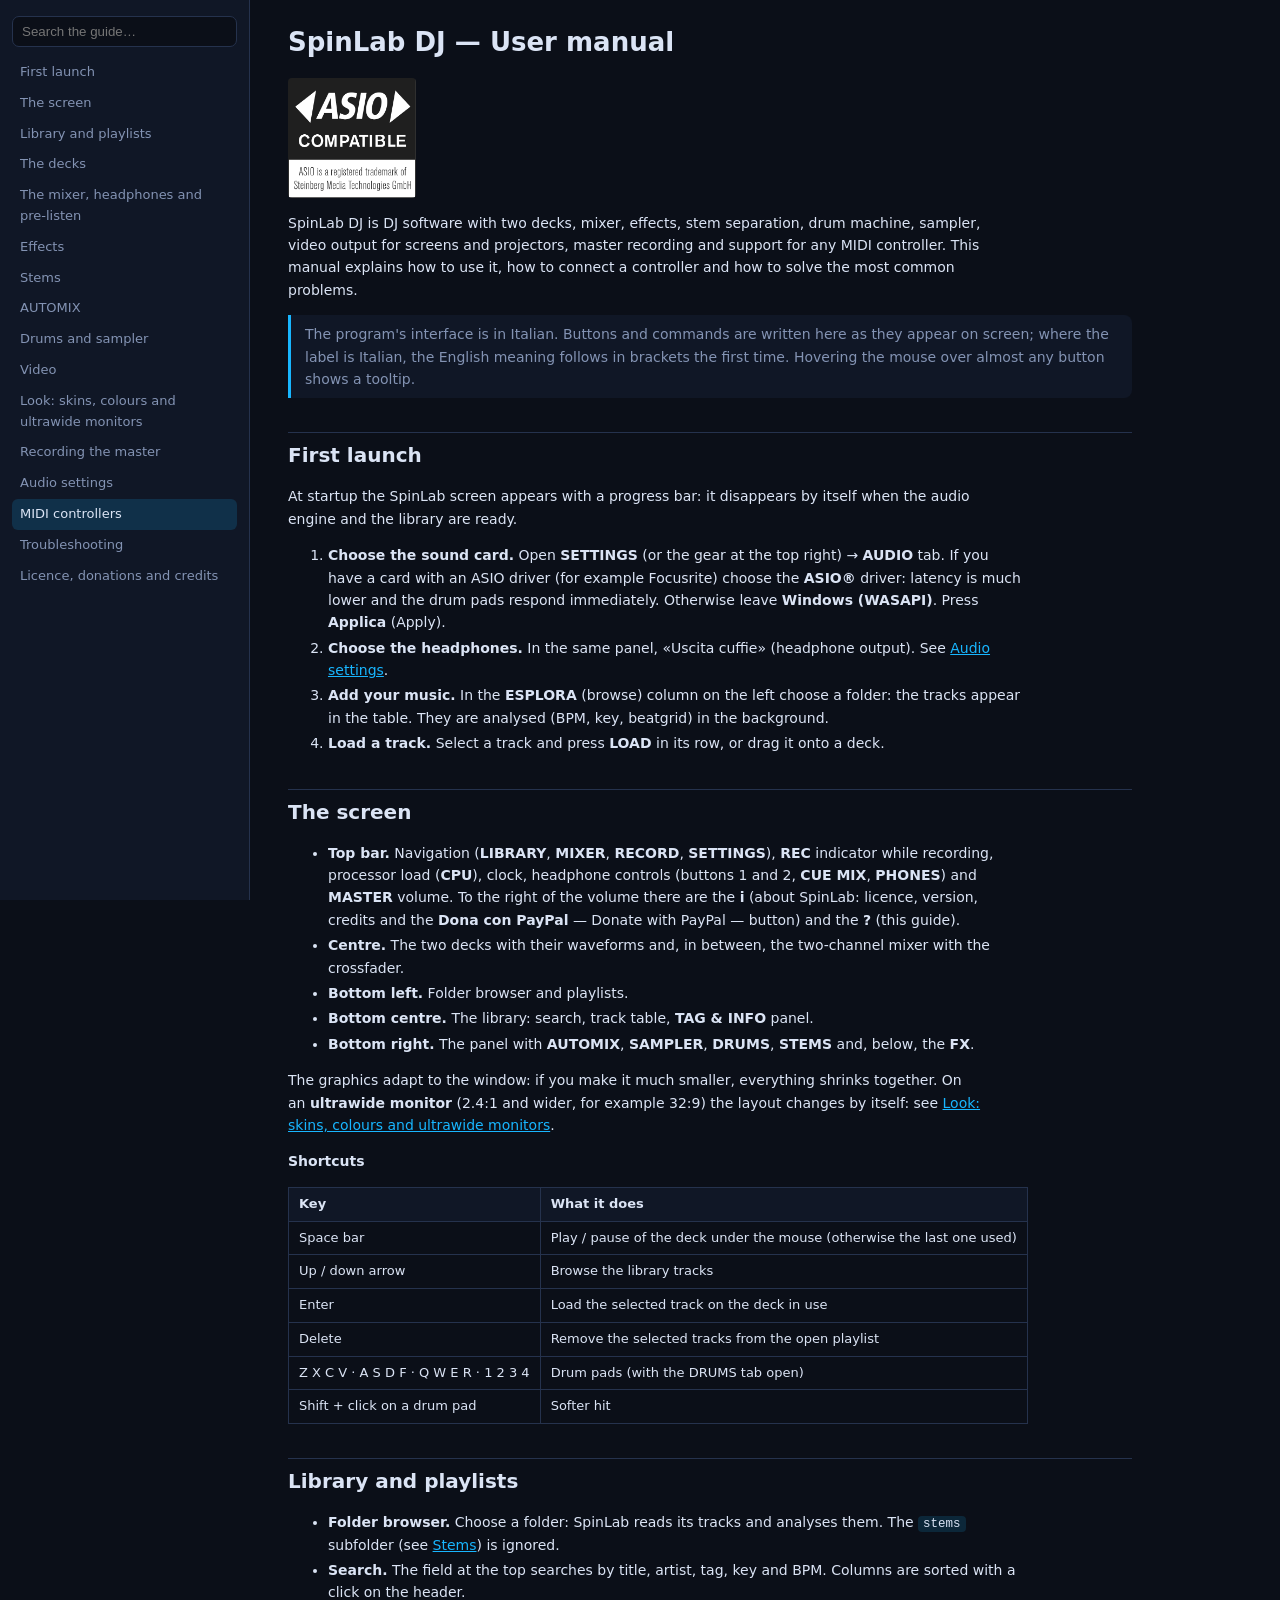
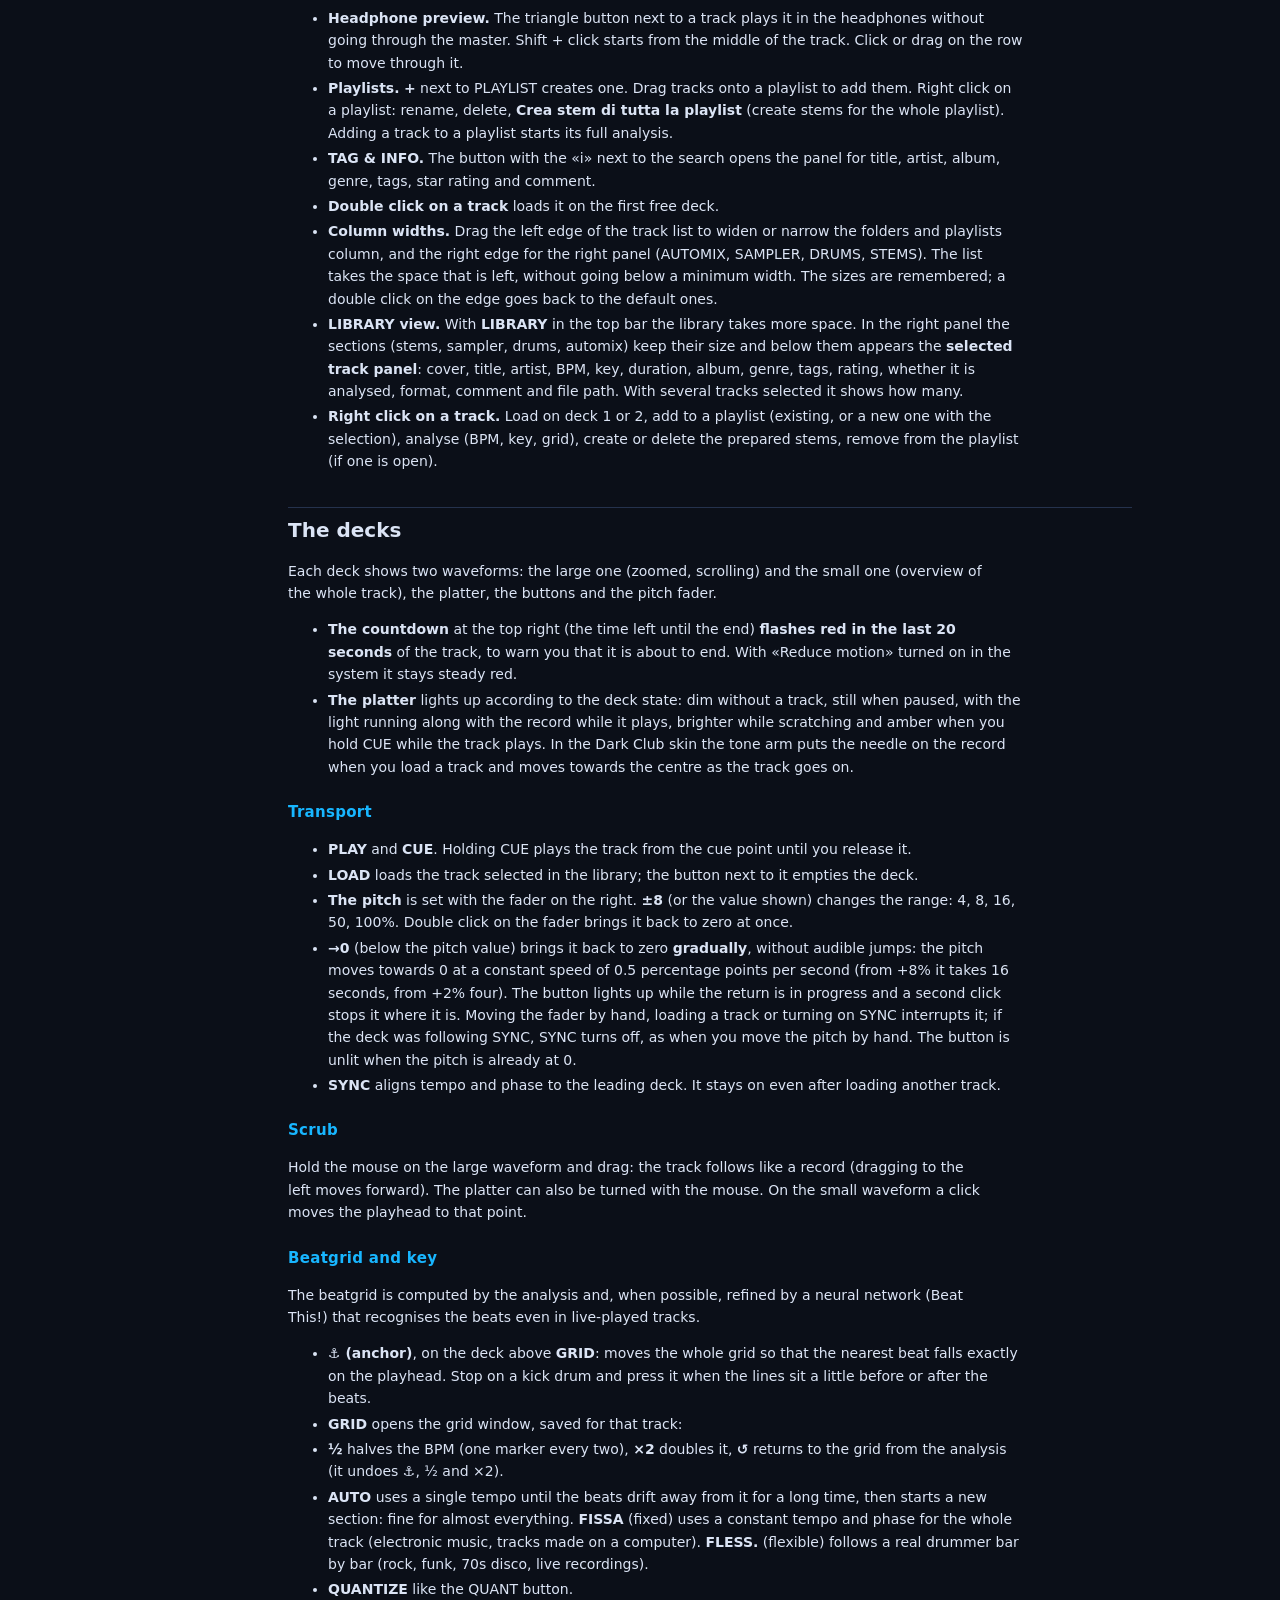
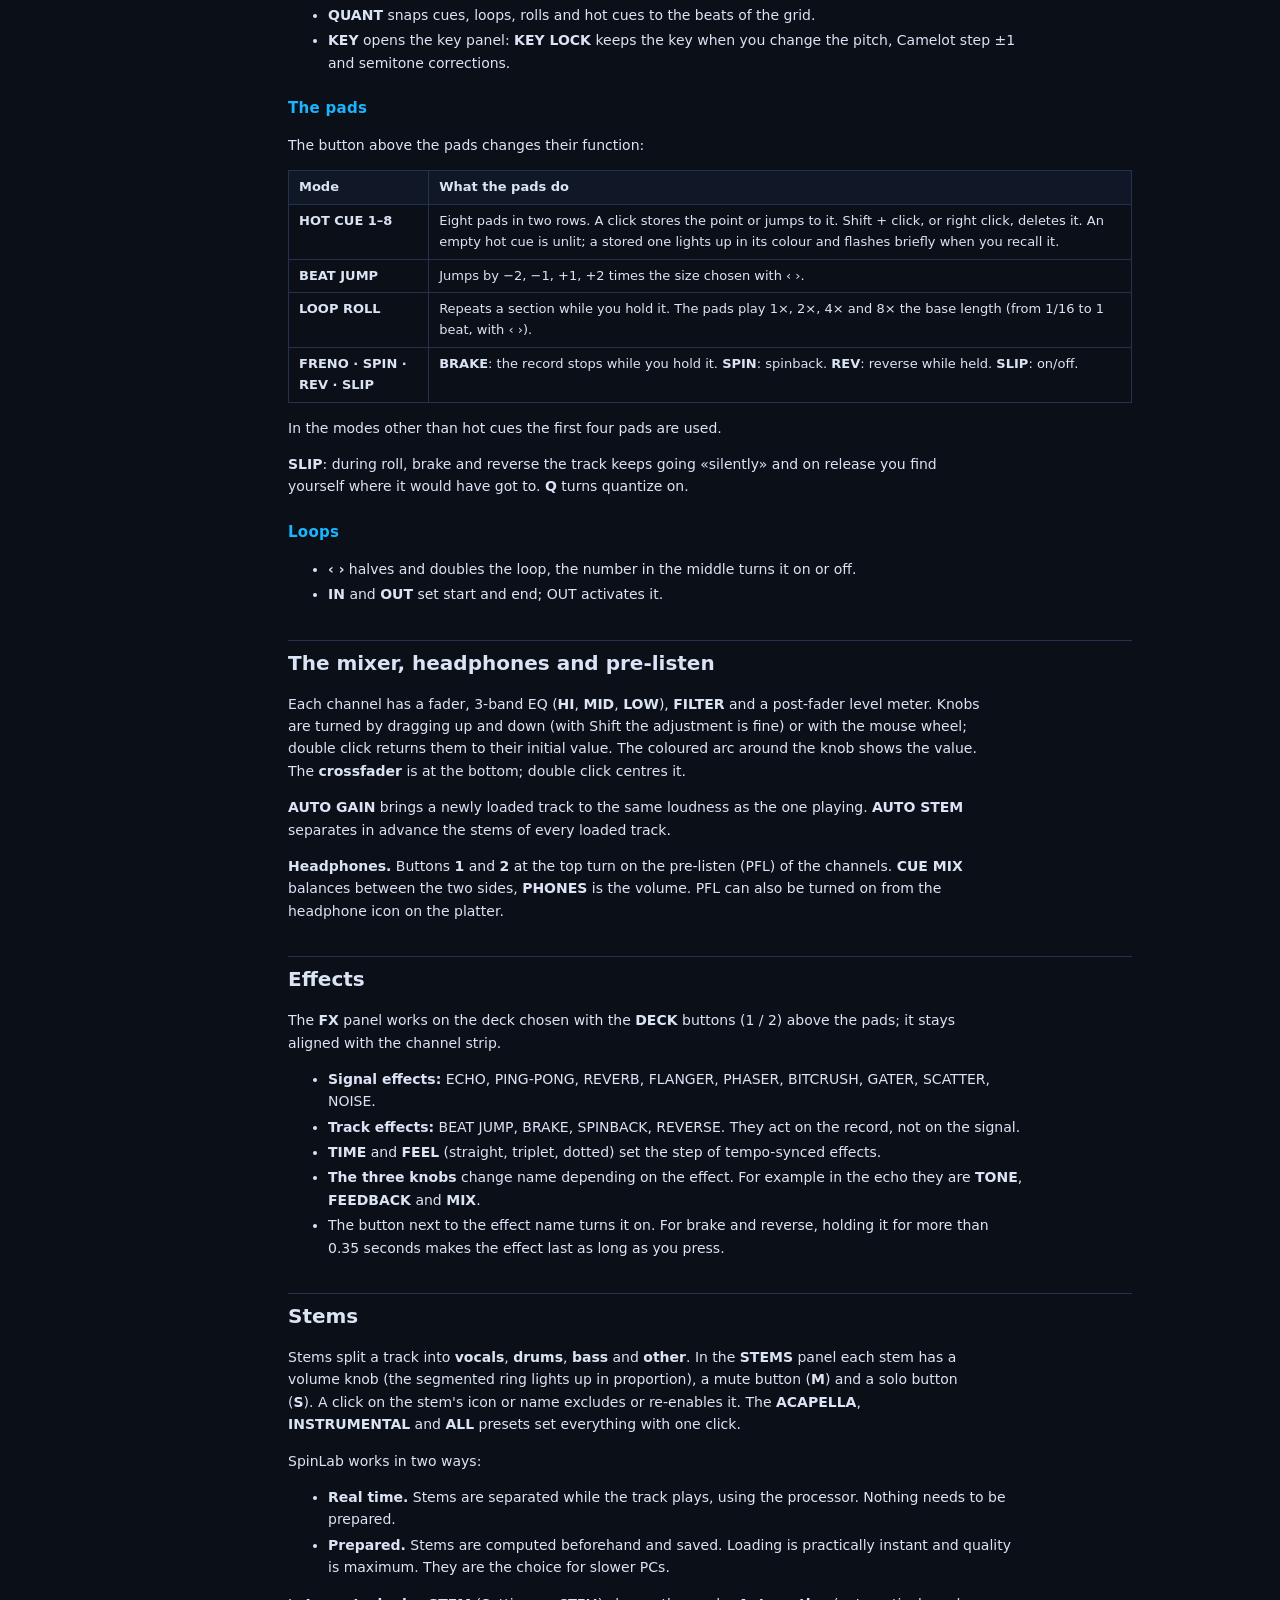
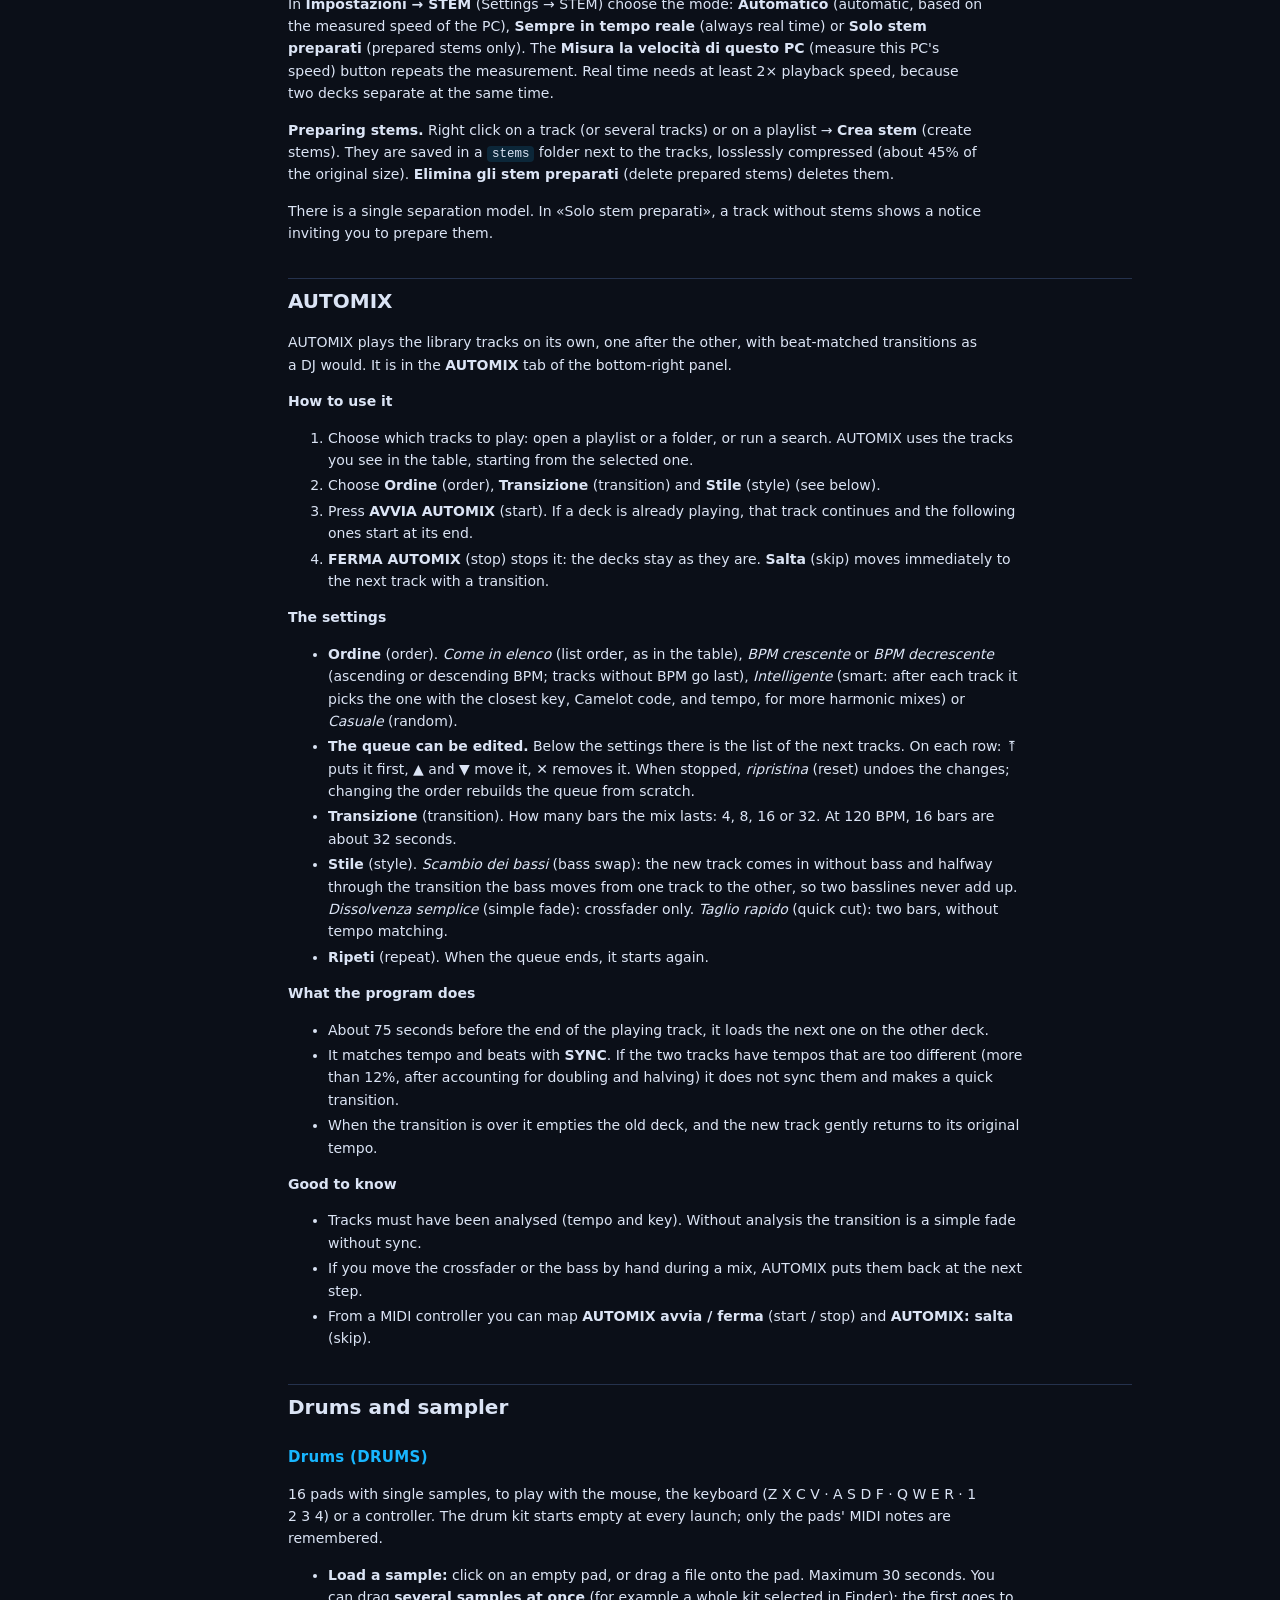
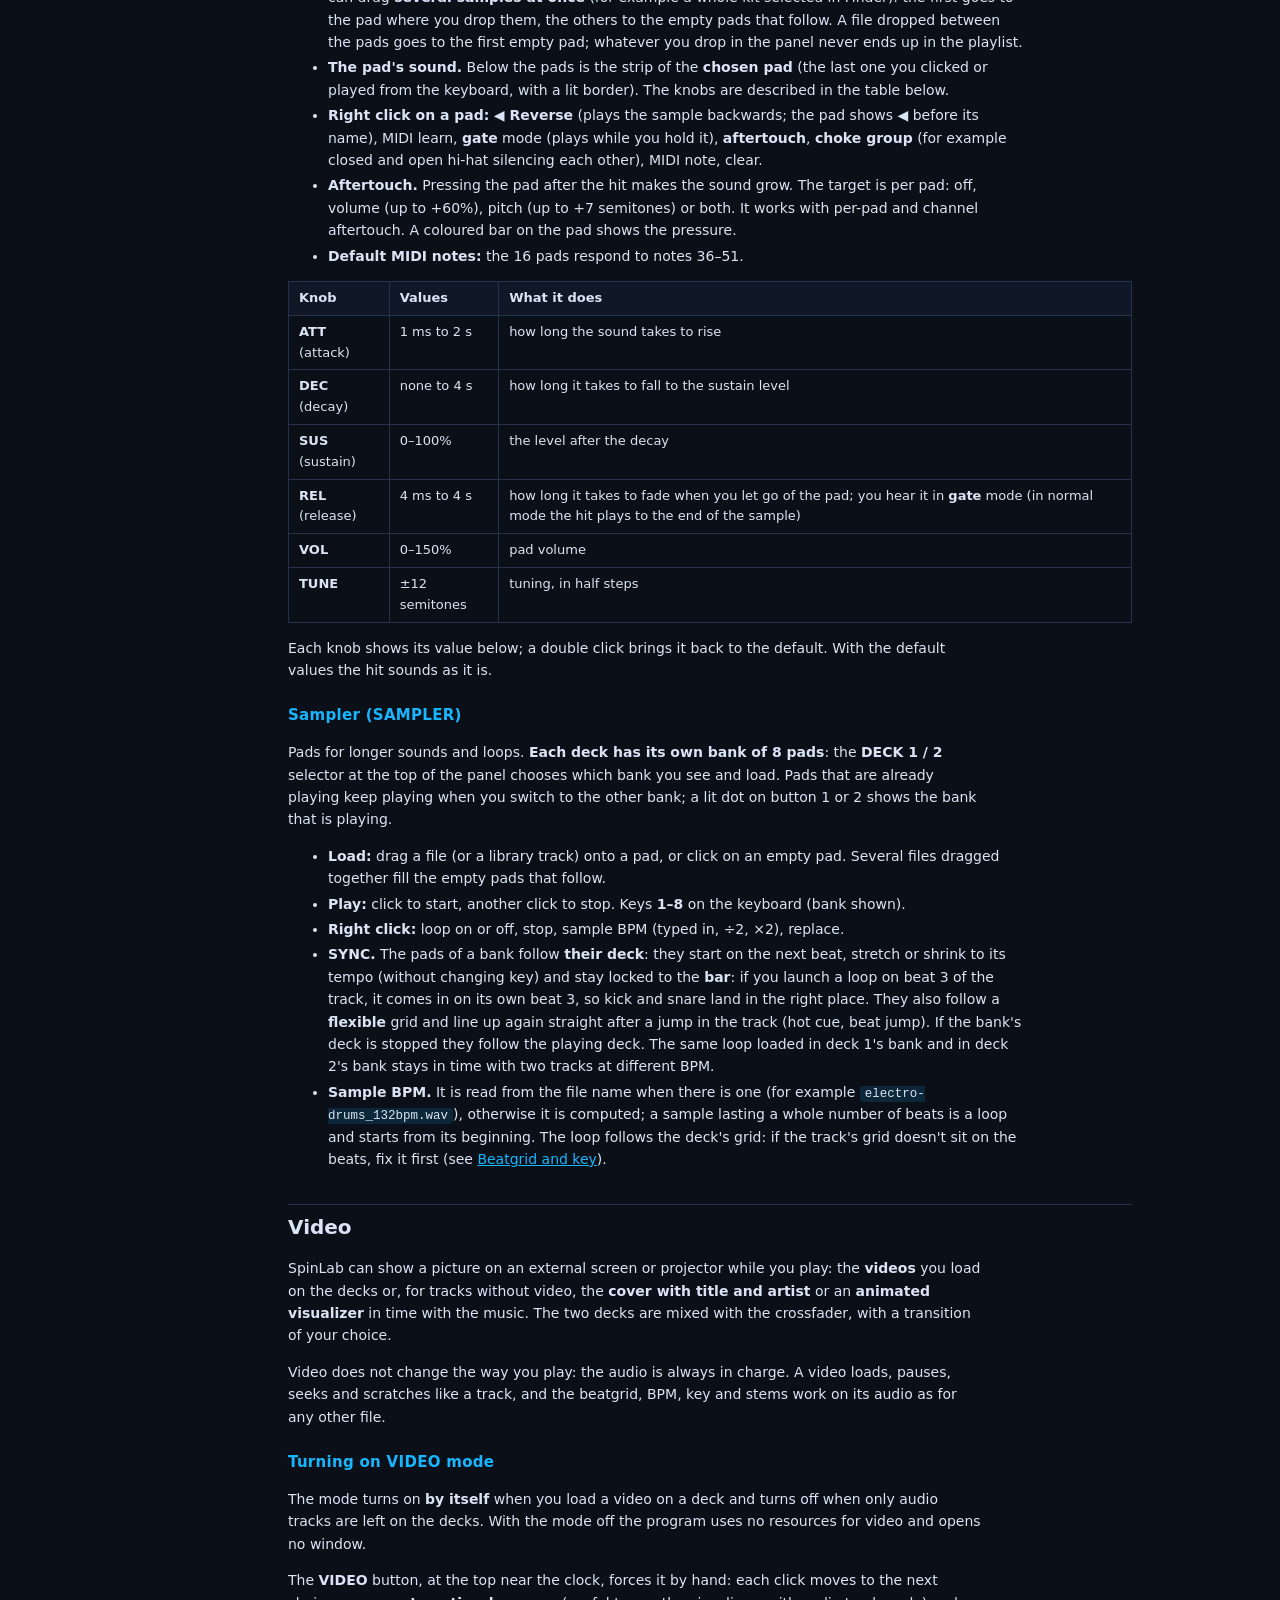
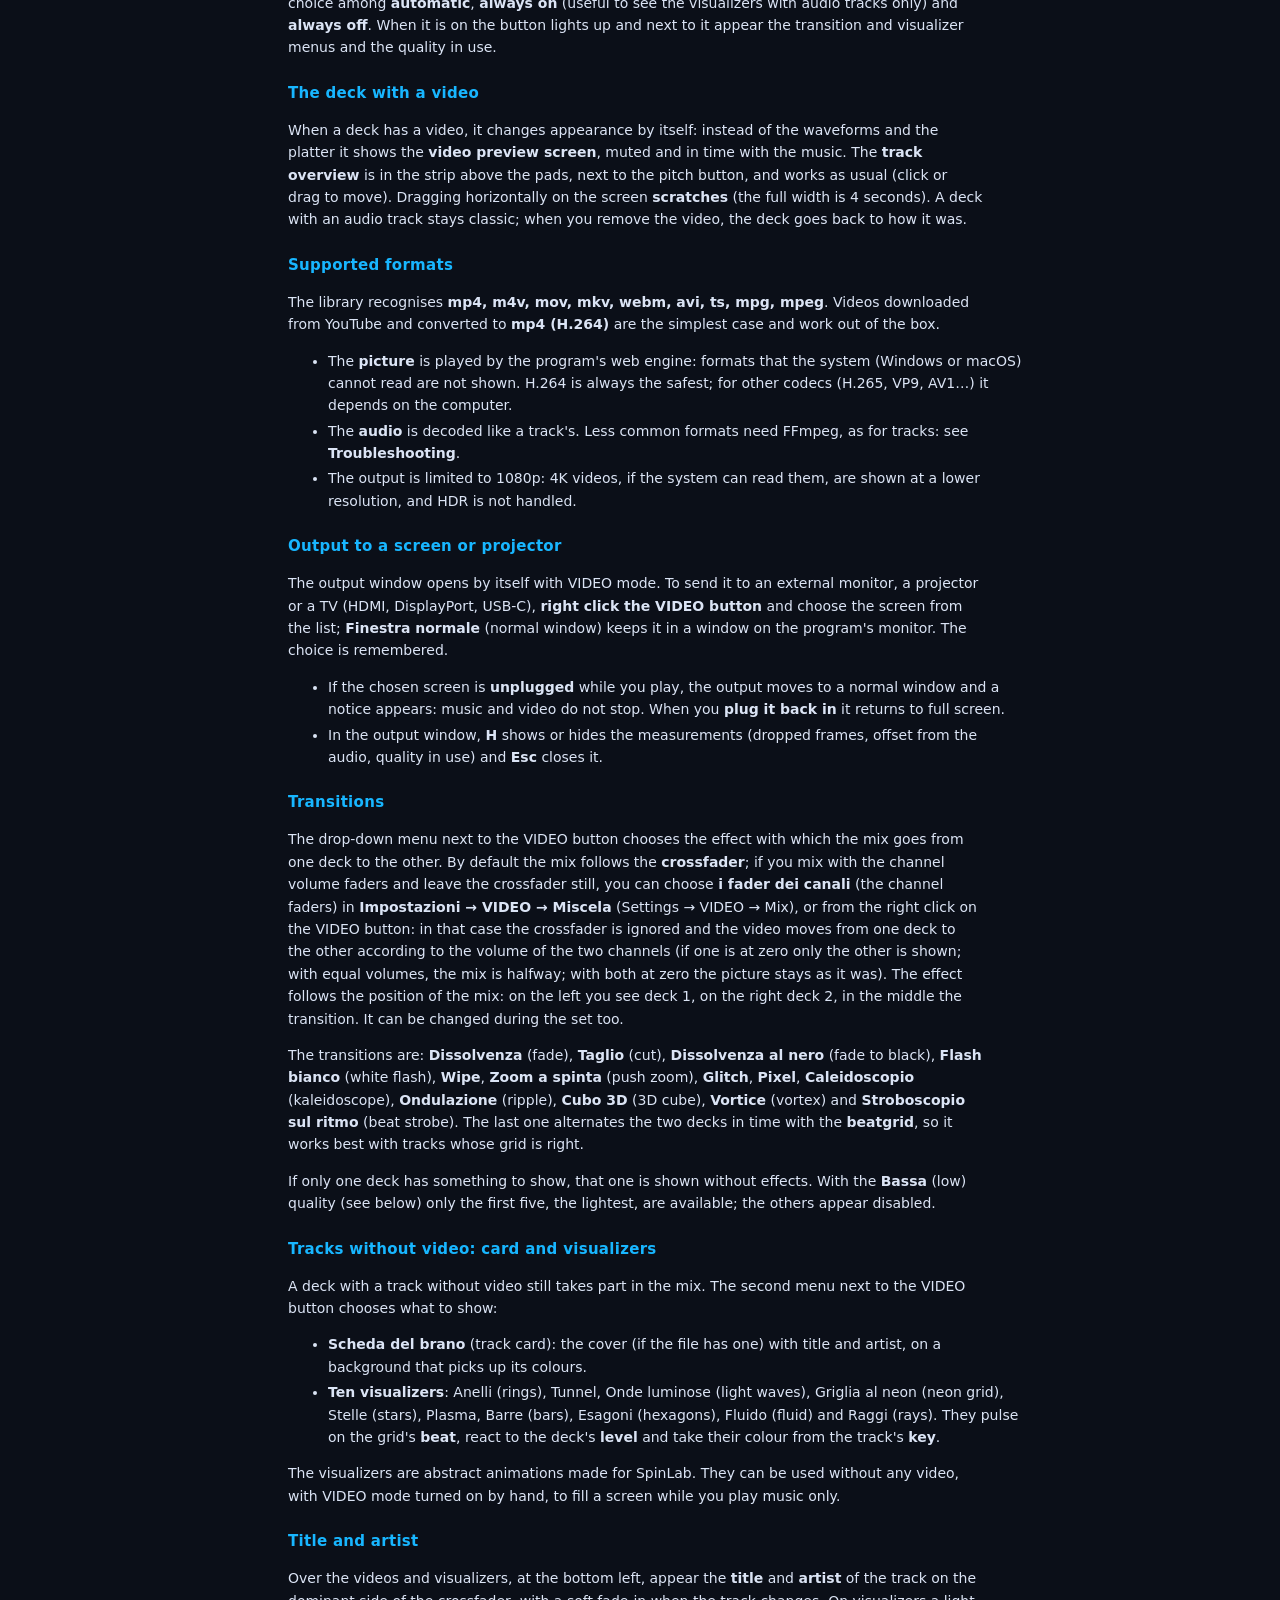
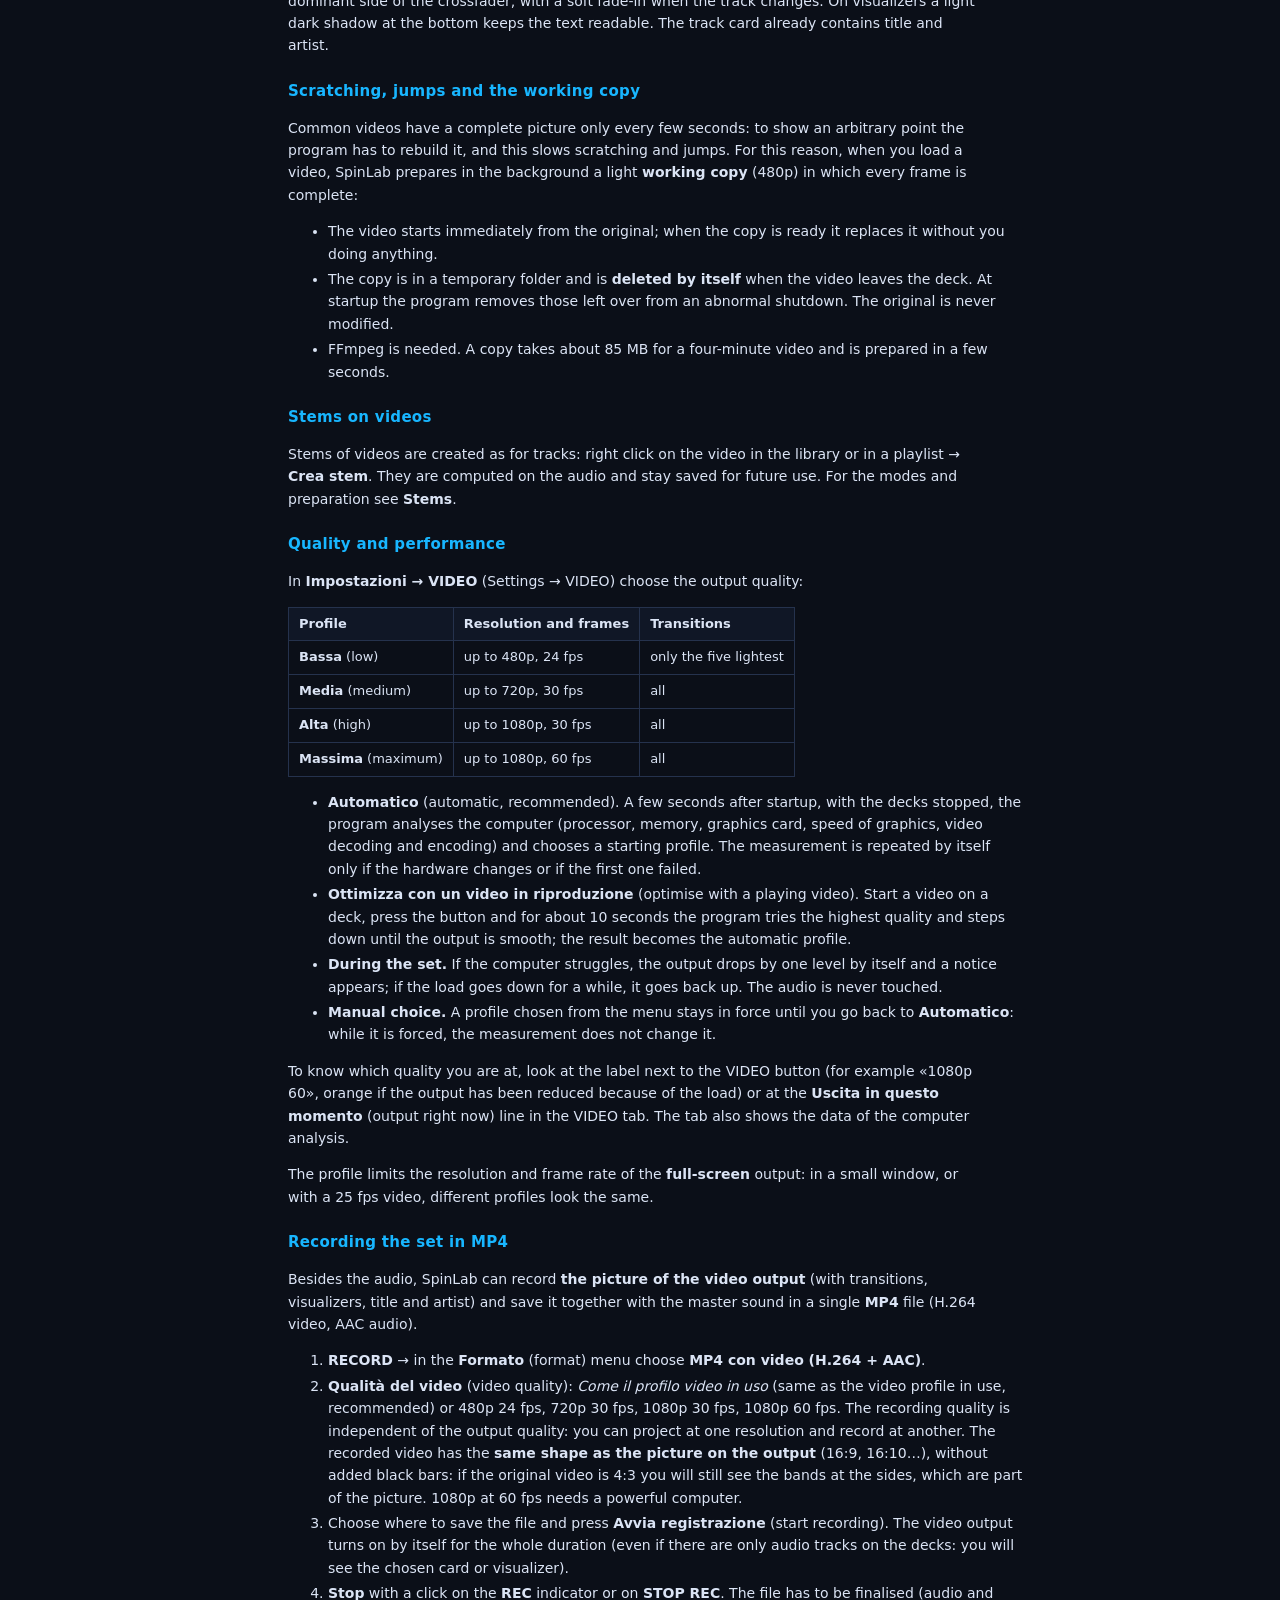
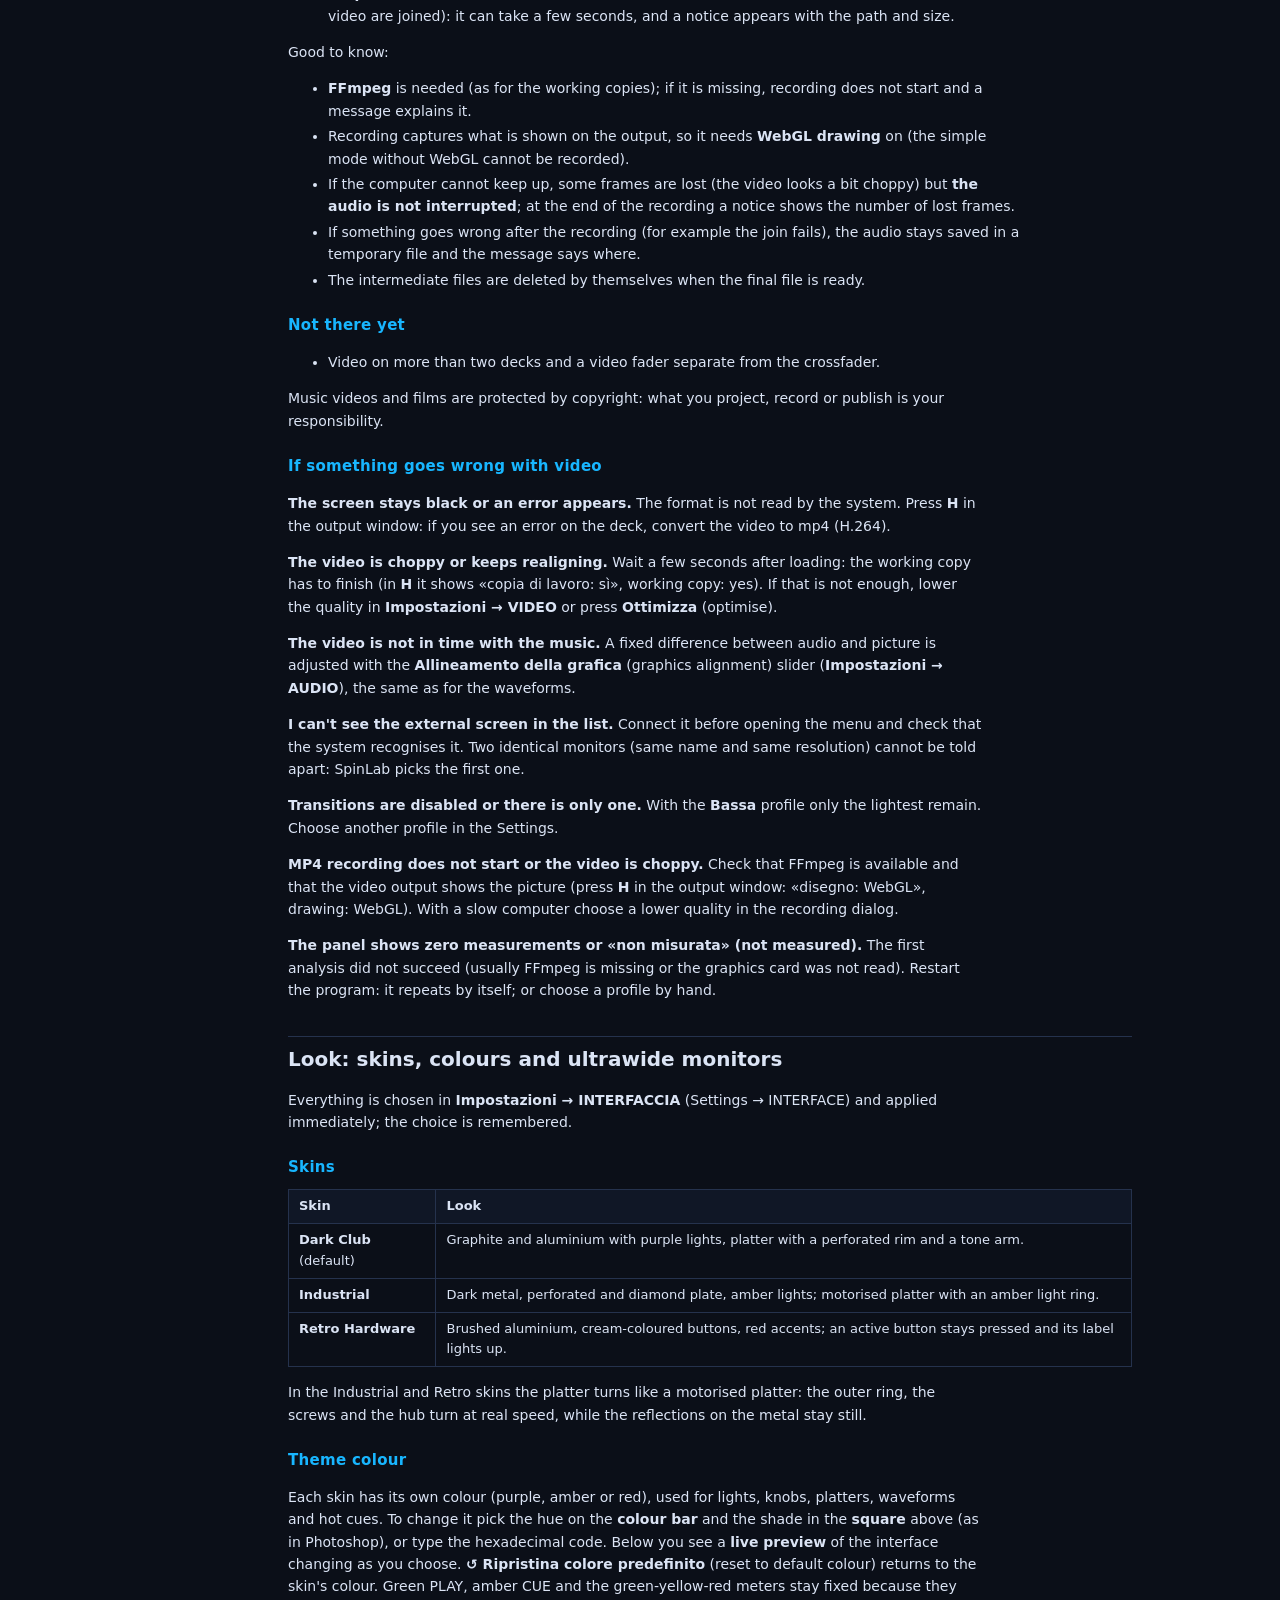
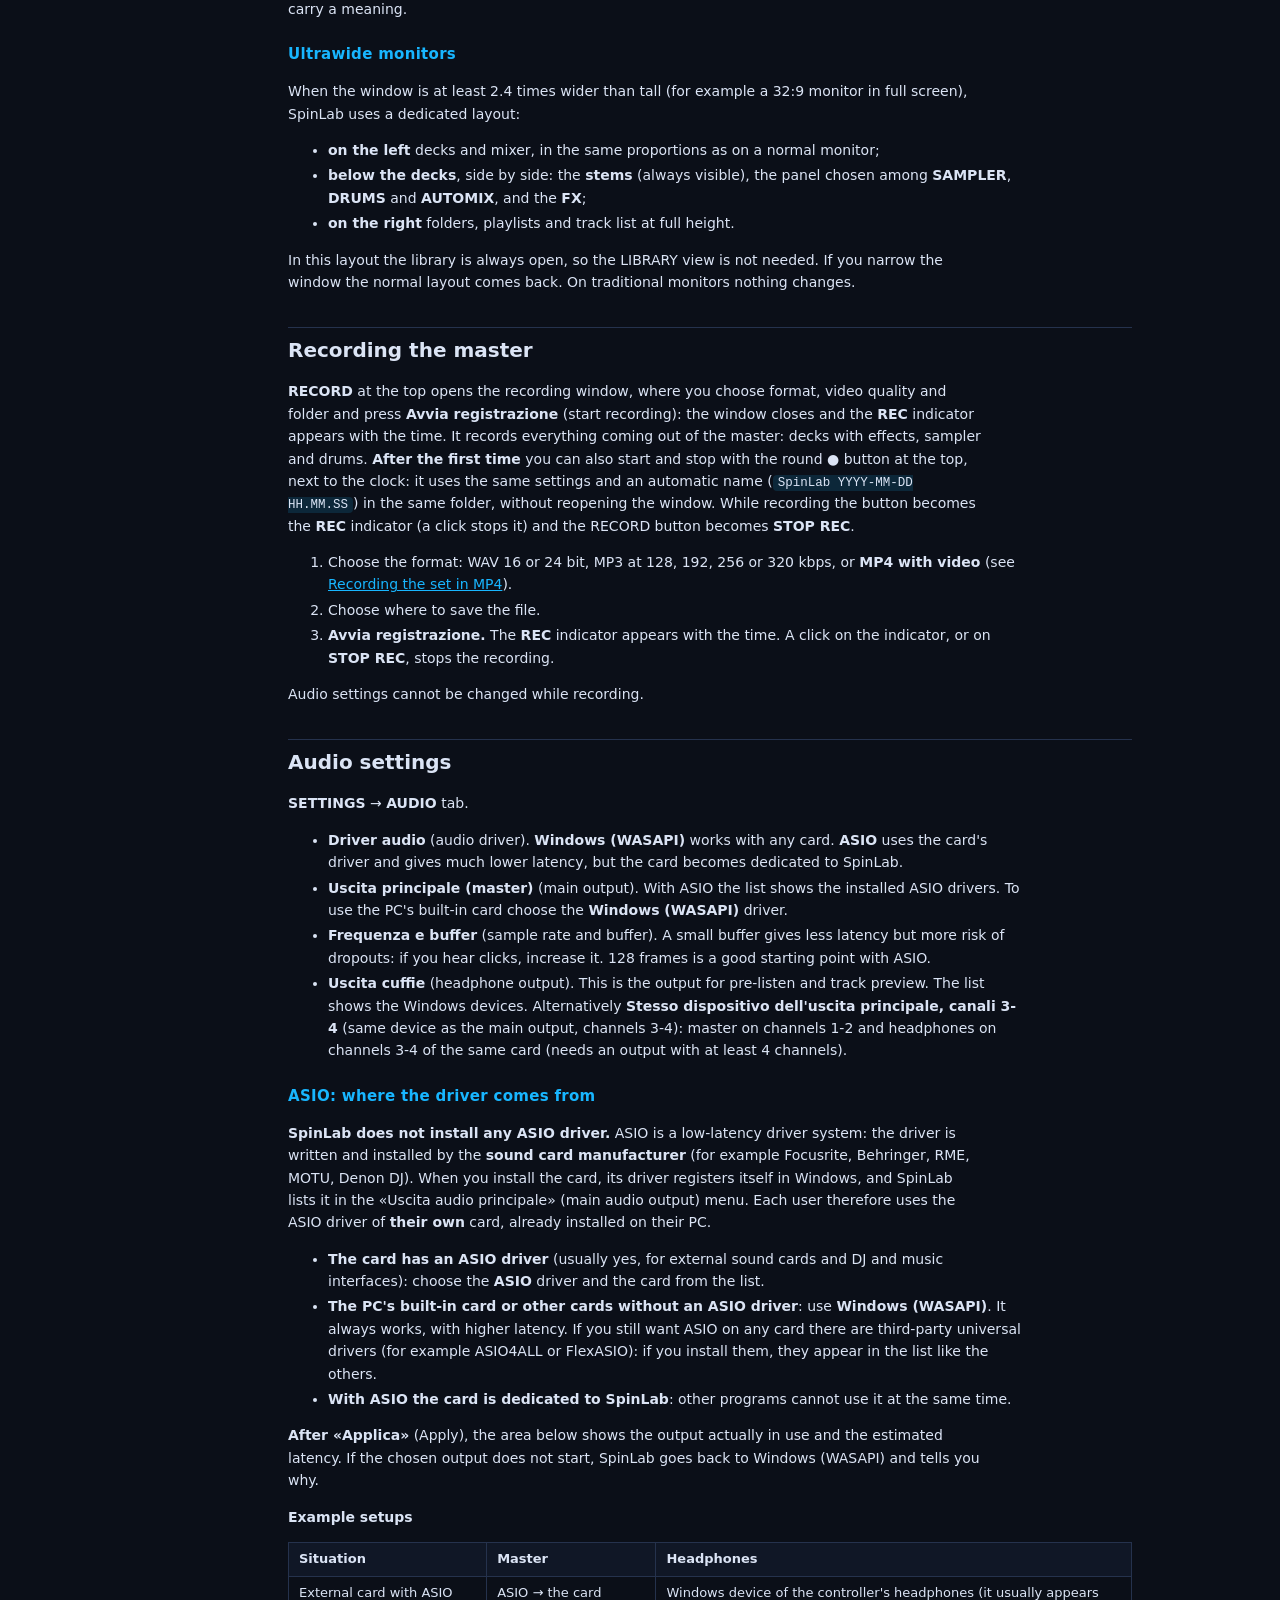
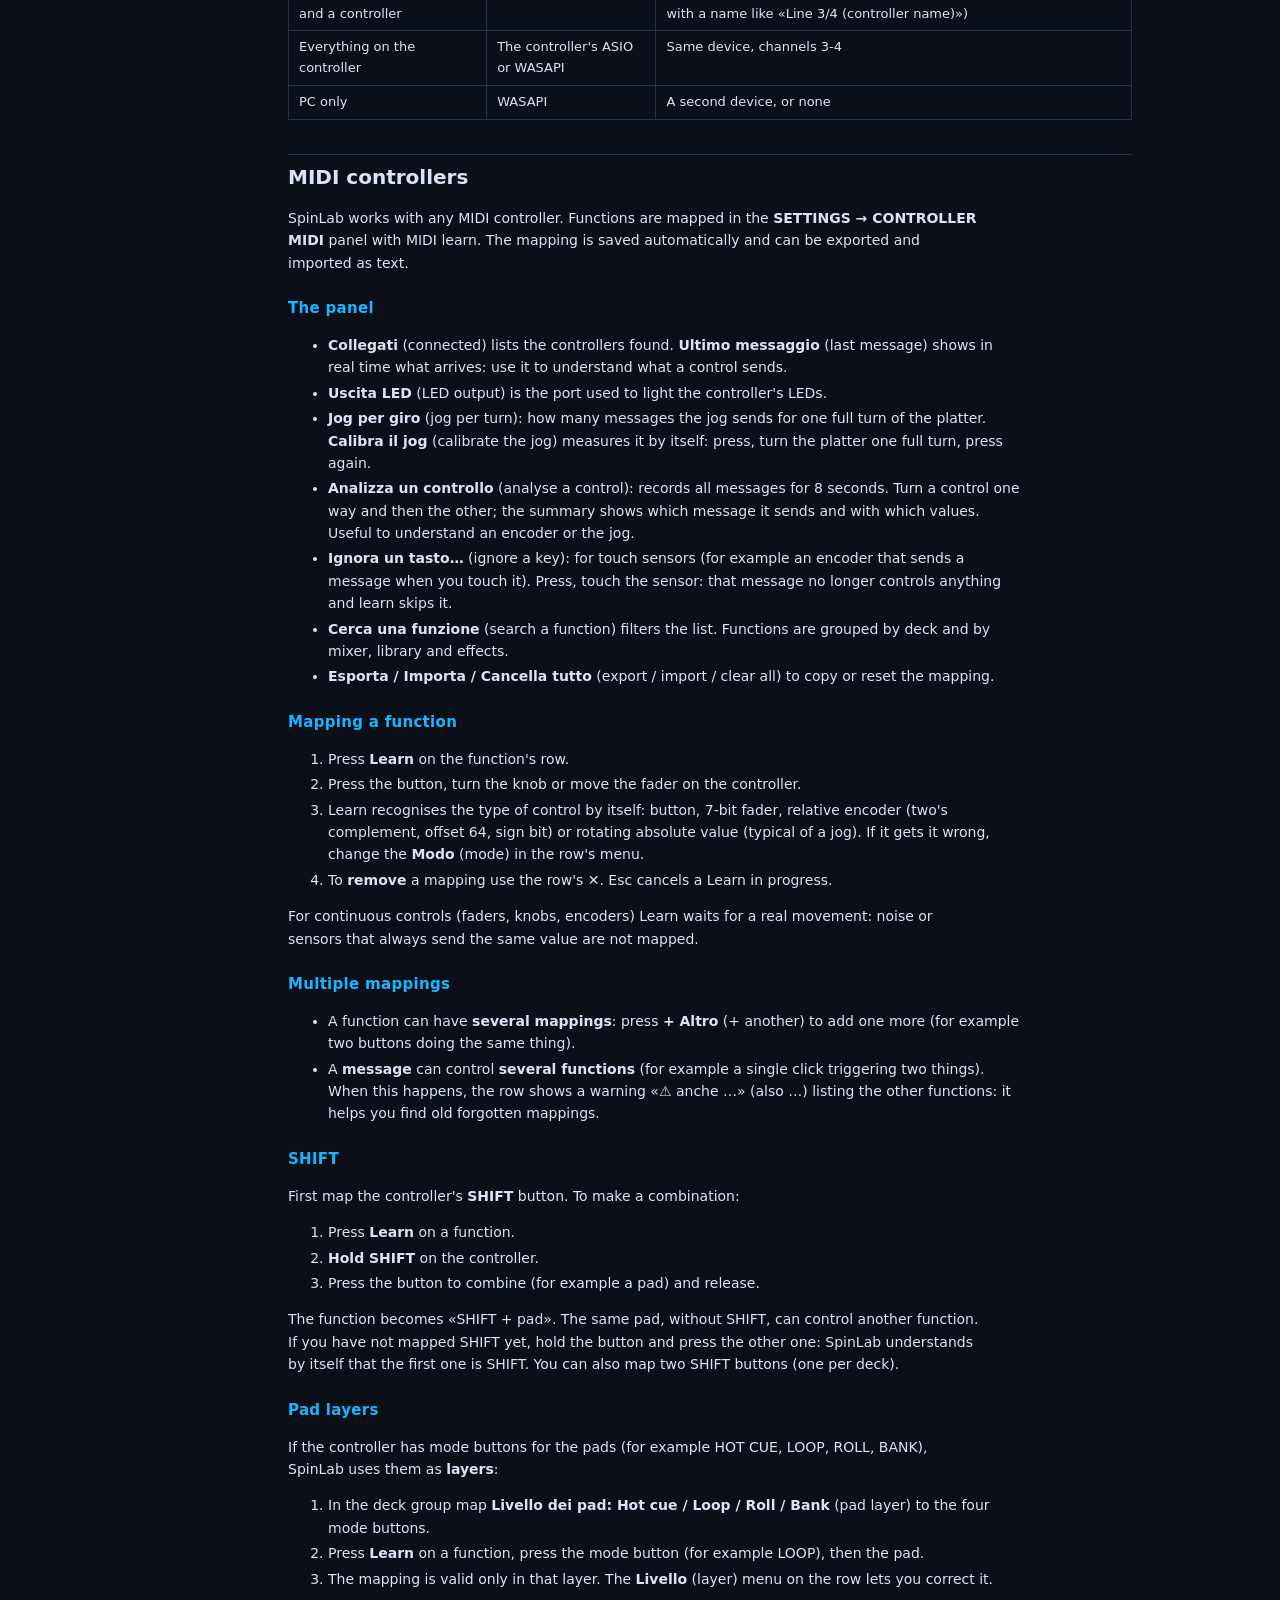
<file: ui/guida.en.html>
<!doctype html>
<html lang="en">
<head>
<meta charset="utf-8">
<meta name="viewport" content="width=device-width, initial-scale=1">
<title>SpinLab DJ - Guide</title>
<style>
:root { --bg: #0b0f18; --panel: #101726; --line: #25324d; --text: #dbe4f5; --dim: #8393b3; --accent: #18b6ff; }
* { box-sizing: border-box; }
html { scroll-behavior: smooth; }
body { margin: 0; background: var(--bg); color: var(--text); font: 14px/1.6 system-ui, "Segoe UI", sans-serif; }
#wrap { display: grid; grid-template-columns: 250px minmax(0, 1fr); min-height: 100vh; }
nav { position: sticky; top: 0; align-self: start; height: 100vh; overflow: auto; padding: 16px 12px; border-right: 1px solid var(--line); background: var(--panel); }
nav input { width: 100%; padding: 7px 9px; border-radius: 7px; border: 1px solid var(--line); background: var(--bg); color: var(--text); margin-bottom: 10px; }
nav a { display: block; padding: 5px 8px; border-radius: 6px; color: var(--dim); text-decoration: none; font-size: 13px; }
nav a:hover, nav a.on { background: color-mix(in srgb, var(--accent) 16%, transparent); color: var(--text); }
main { padding: 22px 38px 80px; max-width: 920px; }
h1 { font-size: 26px; margin: 0 0 8px; } h2 { font-size: 20px; margin: 34px 0 8px; padding-top: 6px; border-top: 1px solid var(--line); }
h3 { font-size: 15px; margin: 22px 0 6px; color: var(--accent); letter-spacing: .3px; }
p, li { max-width: 78ch; } li { margin: 3px 0; }
code { background: color-mix(in srgb, var(--accent) 14%, transparent); padding: 1px 5px; border-radius: 4px; font: 12.5px ui-monospace, Consolas, monospace; }
pre { background: var(--panel); border: 1px solid var(--line); border-radius: 8px; padding: 12px 14px; overflow: auto; } pre code { background: none; padding: 0; }
blockquote { margin: 12px 0; padding: 8px 14px; border-left: 3px solid var(--accent); background: var(--panel); color: var(--dim); border-radius: 0 8px 8px 0; }
.tw { overflow-x: auto; margin: 10px 0; } table { border-collapse: collapse; font-size: 13px; min-width: 60%; }
th, td { text-align: left; padding: 6px 10px; border: 1px solid var(--line); vertical-align: top; } th { background: var(--panel); }
a { color: var(--accent); } mark { background: #ffd34d66; color: inherit; border-radius: 3px; }
section.hide { display: none; } img.logo { height: 120px; width: auto; display: block; margin: 8px 0; border-radius: 4px; }
@media (max-width: 820px) { #wrap { grid-template-columns: 1fr; } nav { position: static; height: auto; border-right: 0; border-bottom: 1px solid var(--line); } main { padding: 16px; } }
</style>
</head>
<body>
<div id="wrap">
<nav><input id="q" type="search" placeholder="Search the guide…" autocomplete="off">
<a href="#primo-avvio">First launch</a>
<a href="#la-schermata">The screen</a>
<a href="#libreria-e-playlist">Library and playlists</a>
<a href="#i-deck">The decks</a>
<a href="#il-mixer-le-cuffie-e-il-preascolto">The mixer, headphones and pre-listen</a>
<a href="#effetti">Effects</a>
<a href="#stem">Stems</a>
<a href="#automix">AUTOMIX</a>
<a href="#batteria-e-campionatore">Drums and sampler</a>
<a href="#video">Video</a>
<a href="#aspetto-skin-colori-e-monitor-ultrawide">Look: skins, colours and ultrawide monitors</a>
<a href="#registrare-il-master">Recording the master</a>
<a href="#impostazioni-audio">Audio settings</a>
<a href="#controller-midi">MIDI controllers</a>
<a href="#soluzione-dei-problemi">Troubleshooting</a>
<a href="#licenza-donazioni-e-crediti">Licence, donations and credits</a>
</nav>
<main>
<h1 id="spinlab-dj-user-manual">SpinLab DJ — User manual</h1>
<p><img src="assets/asio-logo-bw.png" alt="ASIO Compatible - ASIO is a registered trademark of Steinberg Media Technologies GmbH" class="logo"></p>
<p>SpinLab DJ is DJ software with two decks, mixer, effects, stem separation, drum machine, sampler, video output for screens and projectors, master recording and support for any MIDI controller. This manual explains how to use it, how to connect a controller and how to solve the most common problems.</p>
<blockquote>The program's interface is in Italian. Buttons and commands are written here as they appear on screen; where the label is Italian, the English meaning follows in brackets the first time. Hovering the mouse over almost any button shows a tooltip.</blockquote>
<section data-title="First launch">
<h2 id="primo-avvio">First launch</h2>
<p>At startup the SpinLab screen appears with a progress bar: it disappears by itself when the audio engine and the library are ready.</p>
<ol><li><b>Choose the sound card.</b> Open <b>SETTINGS</b> (or the gear at the top right) → <b>AUDIO</b> tab. If you have a card with an ASIO driver (for example Focusrite) choose the <b>ASIO®</b> driver: latency is much lower and the drum pads respond immediately. Otherwise leave <b>Windows (WASAPI)</b>. Press <b>Applica</b> (Apply).</li><li><b>Choose the headphones.</b> In the same panel, «Uscita cuffie» (headphone output). See <a href="#impostazioni-audio">Audio settings</a>.</li><li><b>Add your music.</b> In the <b>ESPLORA</b> (browse) column on the left choose a folder: the tracks appear in the table. They are analysed (BPM, key, beatgrid) in the background.</li><li><b>Load a track.</b> Select a track and press <b>LOAD</b> in its row, or drag it onto a deck.</li></ol>
</section>
<section data-title="The screen">
<h2 id="la-schermata">The screen</h2>
<ul><li><b>Top bar.</b> Navigation (<b>LIBRARY</b>, <b>MIXER</b>, <b>RECORD</b>, <b>SETTINGS</b>), <b>REC</b> indicator while recording, processor load (<b>CPU</b>), clock, headphone controls (buttons 1 and 2, <b>CUE MIX</b>, <b>PHONES</b>) and <b>MASTER</b> volume. To the right of the volume there are the <b>i</b> (about SpinLab: licence, version, credits and the <b>Dona con PayPal</b> — Donate with PayPal — button) and the <b>?</b> (this guide).</li><li><b>Centre.</b> The two decks with their waveforms and, in between, the two-channel mixer with the crossfader.</li><li><b>Bottom left.</b> Folder browser and playlists.</li><li><b>Bottom centre.</b> The library: search, track table, <b>TAG &amp; INFO</b> panel.</li><li><b>Bottom right.</b> The panel with <b>AUTOMIX</b>, <b>SAMPLER</b>, <b>DRUMS</b>, <b>STEMS</b> and, below, the <b>FX</b>.</li></ul>
<p>The graphics adapt to the window: if you make it much smaller, everything shrinks together. On an <b>ultrawide monitor</b> (2.4:1 and wider, for example 32:9) the layout changes by itself: see <a href="#aspetto-skin-colori-e-monitor-ultrawide">Look: skins, colours and ultrawide monitors</a>.</p>
<p><b>Shortcuts</b></p>
<div class='tw'><table><thead><tr><th>Key</th><th>What it does</th></tr></thead><tbody><tr><td>Space bar</td><td>Play / pause of the deck under the mouse (otherwise the last one used)</td></tr><tr><td>Up / down arrow</td><td>Browse the library tracks</td></tr><tr><td>Enter</td><td>Load the selected track on the deck in use</td></tr><tr><td>Delete</td><td>Remove the selected tracks from the open playlist</td></tr><tr><td>Z X C V · A S D F · Q W E R · 1 2 3 4</td><td>Drum pads (with the DRUMS tab open)</td></tr><tr><td>Shift + click on a drum pad</td><td>Softer hit</td></tr></tbody></table></div>
</section>
<section data-title="Library and playlists">
<h2 id="libreria-e-playlist">Library and playlists</h2>
<ul><li><b>Folder browser.</b> Choose a folder: SpinLab reads its tracks and analyses them. The <code>stems</code> subfolder (see <a href="#stem">Stems</a>) is ignored.</li><li><b>Search.</b> The field at the top searches by title, artist, tag, key and BPM. Columns are sorted with a click on the header.</li><li><b>Headphone preview.</b> The triangle button next to a track plays it in the headphones without going through the master. Shift + click starts from the middle of the track. Click or drag on the row to move through it.</li><li><b>Playlists.</b> <b>+</b> next to PLAYLIST creates one. Drag tracks onto a playlist to add them. Right click on a playlist: rename, delete, <b>Crea stem di tutta la playlist</b> (create stems for the whole playlist). Adding a track to a playlist starts its full analysis.</li><li><b>TAG &amp; INFO.</b> The button with the «i» next to the search opens the panel for title, artist, album, genre, tags, star rating and comment.</li><li><b>Double click on a track</b> loads it on the first free deck.</li><li><b>Column widths.</b> Drag the left edge of the track list to widen or narrow the folders and playlists column, and the right edge for the right panel (AUTOMIX, SAMPLER, DRUMS, STEMS). The list takes the space that is left, without going below a minimum width. The sizes are remembered; a double click on the edge goes back to the default ones.</li><li><b>LIBRARY view.</b> With <b>LIBRARY</b> in the top bar the library takes more space. In the right panel the sections (stems, sampler, drums, automix) keep their size and below them appears the <b>selected track panel</b>: cover, title, artist, BPM, key, duration, album, genre, tags, rating, whether it is analysed, format, comment and file path. With several tracks selected it shows how many.</li><li><b>Right click on a track.</b> Load on deck 1 or 2, add to a playlist (existing, or a new one with the selection), analyse (BPM, key, grid), create or delete the prepared stems, remove from the playlist (if one is open).</li></ul>
</section>
<section data-title="The decks">
<h2 id="i-deck">The decks</h2>
<p>Each deck shows two waveforms: the large one (zoomed, scrolling) and the small one (overview of the whole track), the platter, the buttons and the pitch fader.</p>
<ul><li><b>The countdown</b> at the top right (the time left until the end) <b>flashes red in the last 20 seconds</b> of the track, to warn you that it is about to end. With «Reduce motion» turned on in the system it stays steady red.</li><li><b>The platter</b> lights up according to the deck state: dim without a track, still when paused, with the light running along with the record while it plays, brighter while scratching and amber when you hold CUE while the track plays. In the Dark Club skin the tone arm puts the needle on the record when you load a track and moves towards the centre as the track goes on.</li></ul>
<h3 id="trasporto">Transport</h3>
<ul><li><b>PLAY</b> and <b>CUE</b>. Holding CUE plays the track from the cue point until you release it.</li><li><b>LOAD</b> loads the track selected in the library; the button next to it empties the deck.</li><li><b>The pitch</b> is set with the fader on the right. <b>±8</b> (or the value shown) changes the range: 4, 8, 16, 50, 100%. Double click on the fader brings it back to zero at once.</li><li><b>→0</b> (below the pitch value) brings it back to zero <b>gradually</b>, without audible jumps: the pitch moves towards 0 at a constant speed of 0.5 percentage points per second (from +8% it takes 16 seconds, from +2% four). The button lights up while the return is in progress and a second click stops it where it is. Moving the fader by hand, loading a track or turning on SYNC interrupts it; if the deck was following SYNC, SYNC turns off, as when you move the pitch by hand. The button is unlit when the pitch is already at 0.</li><li><b>SYNC</b> aligns tempo and phase to the leading deck. It stays on even after loading another track.</li></ul>
<h3 id="scrub">Scrub</h3>
<p>Hold the mouse on the large waveform and drag: the track follows like a record (dragging to the left moves forward). The platter can also be turned with the mouse. On the small waveform a click moves the playhead to that point.</p>
<h3 id="griglia-e-tonalità">Beatgrid and key</h3>
<p>The beatgrid is computed by the analysis and, when possible, refined by a neural network (Beat This!) that recognises the beats even in live-played tracks.</p>
<ul><li><b>⚓ (anchor)</b>, on the deck above <b>GRID</b>: moves the whole grid so that the nearest beat falls exactly on the playhead. Stop on a kick drum and press it when the lines sit a little before or after the beats.</li><li><b>GRID</b> opens the grid window, saved for that track:</li><li><b>½</b> halves the BPM (one marker every two), <b>×2</b> doubles it, <b>↺</b> returns to the grid from the analysis (it undoes ⚓, ½ and ×2).</li><li><b>AUTO</b> uses a single tempo until the beats drift away from it for a long time, then starts a new section: fine for almost everything. <b>FISSA</b> (fixed) uses a constant tempo and phase for the whole track (electronic music, tracks made on a computer). <b>FLESS.</b> (flexible) follows a real drummer bar by bar (rock, funk, 70s disco, live recordings).</li><li><b>QUANTIZE</b> like the QUANT button.</li><li><b>QUANT</b> snaps cues, loops, rolls and hot cues to the beats of the grid.</li><li><b>KEY</b> opens the key panel: <b>KEY LOCK</b> keeps the key when you change the pitch, Camelot step ±1 and semitone corrections.</li></ul>
<h3 id="i-pad">The pads</h3>
<p>The button above the pads changes their function:</p>
<div class='tw'><table><thead><tr><th>Mode</th><th>What the pads do</th></tr></thead><tbody><tr><td><b>HOT CUE 1–8</b></td><td>Eight pads in two rows. A click stores the point or jumps to it. Shift + click, or right click, deletes it. An empty hot cue is unlit; a stored one lights up in its colour and flashes briefly when you recall it.</td></tr><tr><td><b>BEAT JUMP</b></td><td>Jumps by −2, −1, +1, +2 times the size chosen with ‹ ›.</td></tr><tr><td><b>LOOP ROLL</b></td><td>Repeats a section while you hold it. The pads play 1×, 2×, 4× and 8× the base length (from 1/16 to 1 beat, with ‹ ›).</td></tr><tr><td><b>FRENO · SPIN · REV · SLIP</b></td><td><b>BRAKE</b>: the record stops while you hold it. <b>SPIN</b>: spinback. <b>REV</b>: reverse while held. <b>SLIP</b>: on/off.</td></tr></tbody></table></div>
<p>In the modes other than hot cues the first four pads are used.</p>
<p><b>SLIP</b>: during roll, brake and reverse the track keeps going «silently» and on release you find yourself where it would have got to. <b>Q</b> turns quantize on.</p>
<h3 id="loop">Loops</h3>
<ul><li><b>‹ ›</b> halves and doubles the loop, the number in the middle turns it on or off.</li><li><b>IN</b> and <b>OUT</b> set start and end; OUT activates it.</li></ul>
</section>
<section data-title="The mixer, headphones and pre-listen">
<h2 id="il-mixer-le-cuffie-e-il-preascolto">The mixer, headphones and pre-listen</h2>
<p>Each channel has a fader, 3-band EQ (<b>HI</b>, <b>MID</b>, <b>LOW</b>), <b>FILTER</b> and a post-fader level meter. Knobs are turned by dragging up and down (with Shift the adjustment is fine) or with the mouse wheel; double click returns them to their initial value. The coloured arc around the knob shows the value. The <b>crossfader</b> is at the bottom; double click centres it.</p>
<p><b>AUTO GAIN</b> brings a newly loaded track to the same loudness as the one playing. <b>AUTO STEM</b> separates in advance the stems of every loaded track.</p>
<p><b>Headphones.</b> Buttons <b>1</b> and <b>2</b> at the top turn on the pre-listen (PFL) of the channels. <b>CUE MIX</b> balances between the two sides, <b>PHONES</b> is the volume. PFL can also be turned on from the headphone icon on the platter.</p>
</section>
<section data-title="Effects">
<h2 id="effetti">Effects</h2>
<p>The <b>FX</b> panel works on the deck chosen with the <b>DECK</b> buttons (1 / 2) above the pads; it stays aligned with the channel strip.</p>
<ul><li><b>Signal effects:</b> ECHO, PING-PONG, REVERB, FLANGER, PHASER, BITCRUSH, GATER, SCATTER, NOISE.</li><li><b>Track effects:</b> BEAT JUMP, BRAKE, SPINBACK, REVERSE. They act on the record, not on the signal.</li><li><b>TIME</b> and <b>FEEL</b> (straight, triplet, dotted) set the step of tempo-synced effects.</li><li><b>The three knobs</b> change name depending on the effect. For example in the echo they are <b>TONE</b>, <b>FEEDBACK</b> and <b>MIX</b>.</li><li>The button next to the effect name turns it on. For brake and reverse, holding it for more than 0.35 seconds makes the effect last as long as you press.</li></ul>
</section>
<section data-title="Stems">
<h2 id="stem">Stems</h2>
<p>Stems split a track into <b>vocals</b>, <b>drums</b>, <b>bass</b> and <b>other</b>. In the <b>STEMS</b> panel each stem has a volume knob (the segmented ring lights up in proportion), a mute button (<b>M</b>) and a solo button (<b>S</b>). A click on the stem's icon or name excludes or re-enables it. The <b>ACAPELLA</b>, <b>INSTRUMENTAL</b> and <b>ALL</b> presets set everything with one click.</p>
<p>SpinLab works in two ways:</p>
<ul><li><b>Real time.</b> Stems are separated while the track plays, using the processor. Nothing needs to be prepared.</li><li><b>Prepared.</b> Stems are computed beforehand and saved. Loading is practically instant and quality is maximum. They are the choice for slower PCs.</li></ul>
<p>In <b>Impostazioni → STEM</b> (Settings → STEM) choose the mode: <b>Automatico</b> (automatic, based on the measured speed of the PC), <b>Sempre in tempo reale</b> (always real time) or <b>Solo stem preparati</b> (prepared stems only). The <b>Misura la velocità di questo PC</b> (measure this PC's speed) button repeats the measurement. Real time needs at least 2× playback speed, because two decks separate at the same time.</p>
<p><b>Preparing stems.</b> Right click on a track (or several tracks) or on a playlist → <b>Crea stem</b> (create stems). They are saved in a <code>stems</code> folder next to the tracks, losslessly compressed (about 45% of the original size). <b>Elimina gli stem preparati</b> (delete prepared stems) deletes them.</p>
<p>There is a single separation model. In «Solo stem preparati», a track without stems shows a notice inviting you to prepare them.</p>
</section>
<section data-title="AUTOMIX">
<h2 id="automix">AUTOMIX</h2>
<p>AUTOMIX plays the library tracks on its own, one after the other, with beat-matched transitions as a DJ would. It is in the <b>AUTOMIX</b> tab of the bottom-right panel.</p>
<p><b>How to use it</b></p>
<ol><li>Choose which tracks to play: open a playlist or a folder, or run a search. AUTOMIX uses the tracks you see in the table, starting from the selected one.</li><li>Choose <b>Ordine</b> (order), <b>Transizione</b> (transition) and <b>Stile</b> (style) (see below).</li><li>Press <b>AVVIA AUTOMIX</b> (start). If a deck is already playing, that track continues and the following ones start at its end.</li><li><b>FERMA AUTOMIX</b> (stop) stops it: the decks stay as they are. <b>Salta</b> (skip) moves immediately to the next track with a transition.</li></ol>
<p><b>The settings</b></p>
<ul><li><b>Ordine</b> (order). <i>Come in elenco</i> (list order, as in the table), <i>BPM crescente</i> or <i>BPM decrescente</i> (ascending or descending BPM; tracks without BPM go last), <i>Intelligente</i> (smart: after each track it picks the one with the closest key, Camelot code, and tempo, for more harmonic mixes) or <i>Casuale</i> (random).</li><li><b>The queue can be edited.</b> Below the settings there is the list of the next tracks. On each row: ⤒ puts it first, ▲ and ▼ move it, ✕ removes it. When stopped, <i>ripristina</i> (reset) undoes the changes; changing the order rebuilds the queue from scratch.</li><li><b>Transizione</b> (transition). How many bars the mix lasts: 4, 8, 16 or 32. At 120 BPM, 16 bars are about 32 seconds.</li><li><b>Stile</b> (style). <i>Scambio dei bassi</i> (bass swap): the new track comes in without bass and halfway through the transition the bass moves from one track to the other, so two basslines never add up. <i>Dissolvenza semplice</i> (simple fade): crossfader only. <i>Taglio rapido</i> (quick cut): two bars, without tempo matching.</li><li><b>Ripeti</b> (repeat). When the queue ends, it starts again.</li></ul>
<p><b>What the program does</b></p>
<ul><li>About 75 seconds before the end of the playing track, it loads the next one on the other deck.</li><li>It matches tempo and beats with <b>SYNC</b>. If the two tracks have tempos that are too different (more than 12%, after accounting for doubling and halving) it does not sync them and makes a quick transition.</li><li>When the transition is over it empties the old deck, and the new track gently returns to its original tempo.</li></ul>
<p><b>Good to know</b></p>
<ul><li>Tracks must have been analysed (tempo and key). Without analysis the transition is a simple fade without sync.</li><li>If you move the crossfader or the bass by hand during a mix, AUTOMIX puts them back at the next step.</li><li>From a MIDI controller you can map <b>AUTOMIX avvia / ferma</b> (start / stop) and <b>AUTOMIX: salta</b> (skip).</li></ul>
</section>
<section data-title="Drums and sampler">
<h2 id="batteria-e-campionatore">Drums and sampler</h2>
<h3 id="batteria-drums">Drums (DRUMS)</h3>
<p>16 pads with single samples, to play with the mouse, the keyboard (Z X C V · A S D F · Q W E R · 1 2 3 4) or a controller. The drum kit starts empty at every launch; only the pads' MIDI notes are remembered.</p>
<ul><li><b>Load a sample:</b> click on an empty pad, or drag a file onto the pad. Maximum 30 seconds. You can drag <b>several samples at once</b> (for example a whole kit selected in Finder): the first goes to the pad where you drop them, the others to the empty pads that follow. A file dropped between the pads goes to the first empty pad; whatever you drop in the panel never ends up in the playlist.</li><li><b>The pad's sound.</b> Below the pads is the strip of the <b>chosen pad</b> (the last one you clicked or played from the keyboard, with a lit border). The knobs are described in the table below.</li><li><b>Right click on a pad:</b> <b>◀ Reverse</b> (plays the sample backwards; the pad shows ◀ before its name), MIDI learn, <b>gate</b> mode (plays while you hold it), <b>aftertouch</b>, <b>choke group</b> (for example closed and open hi-hat silencing each other), MIDI note, clear.</li><li><b>Aftertouch.</b> Pressing the pad after the hit makes the sound grow. The target is per pad: off, volume (up to +60%), pitch (up to +7 semitones) or both. It works with per-pad and channel aftertouch. A coloured bar on the pad shows the pressure.</li><li><b>Default MIDI notes:</b> the 16 pads respond to notes 36–51.</li></ul>
<div class='tw'><table><thead><tr><th>Knob</th><th>Values</th><th>What it does</th></tr></thead><tbody><tr><td><b>ATT</b> (attack)</td><td>1 ms to 2 s</td><td>how long the sound takes to rise</td></tr><tr><td><b>DEC</b> (decay)</td><td>none to 4 s</td><td>how long it takes to fall to the sustain level</td></tr><tr><td><b>SUS</b> (sustain)</td><td>0–100%</td><td>the level after the decay</td></tr><tr><td><b>REL</b> (release)</td><td>4 ms to 4 s</td><td>how long it takes to fade when you let go of the pad; you hear it in <b>gate</b> mode (in normal mode the hit plays to the end of the sample)</td></tr><tr><td><b>VOL</b></td><td>0–150%</td><td>pad volume</td></tr><tr><td><b>TUNE</b></td><td>±12 semitones</td><td>tuning, in half steps</td></tr></tbody></table></div>
<p>Each knob shows its value below; a double click brings it back to the default. With the default values the hit sounds as it is.</p>
<h3 id="campionatore-sampler">Sampler (SAMPLER)</h3>
<p>Pads for longer sounds and loops. <b>Each deck has its own bank of 8 pads</b>: the <b>DECK 1 / 2</b> selector at the top of the panel chooses which bank you see and load. Pads that are already playing keep playing when you switch to the other bank; a lit dot on button 1 or 2 shows the bank that is playing.</p>
<ul><li><b>Load:</b> drag a file (or a library track) onto a pad, or click on an empty pad. Several files dragged together fill the empty pads that follow.</li><li><b>Play:</b> click to start, another click to stop. Keys <b>1–8</b> on the keyboard (bank shown).</li><li><b>Right click:</b> loop on or off, stop, sample BPM (typed in, ÷2, ×2), replace.</li><li><b>SYNC.</b> The pads of a bank follow <b>their deck</b>: they start on the next beat, stretch or shrink to its tempo (without changing key) and stay locked to the <b>bar</b>: if you launch a loop on beat 3 of the track, it comes in on its own beat 3, so kick and snare land in the right place. They also follow a <b>flexible</b> grid and line up again straight after a jump in the track (hot cue, beat jump). If the bank's deck is stopped they follow the playing deck. The same loop loaded in deck 1's bank and in deck 2's bank stays in time with two tracks at different BPM.</li><li><b>Sample BPM.</b> It is read from the file name when there is one (for example <code>electro-drums_132bpm.wav</code>), otherwise it is computed; a sample lasting a whole number of beats is a loop and starts from its beginning. The loop follows the deck's grid: if the track's grid doesn't sit on the beats, fix it first (see <a href="#griglia-e-tonalità">Beatgrid and key</a>).</li></ul>
</section>
<section data-title="Video">
<h2 id="video">Video</h2>
<p>SpinLab can show a picture on an external screen or projector while you play: the <b>videos</b> you load on the decks or, for tracks without video, the <b>cover with title and artist</b> or an <b>animated visualizer</b> in time with the music. The two decks are mixed with the crossfader, with a transition of your choice.</p>
<p>Video does not change the way you play: the audio is always in charge. A video loads, pauses, seeks and scratches like a track, and the beatgrid, BPM, key and stems work on its audio as for any other file.</p>
<h3 id="attivare-la-modalità-video">Turning on VIDEO mode</h3>
<p>The mode turns on <b>by itself</b> when you load a video on a deck and turns off when only audio tracks are left on the decks. With the mode off the program uses no resources for video and opens no window.</p>
<p>The <b>VIDEO</b> button, at the top near the clock, forces it by hand: each click moves to the next choice among <b>automatic</b>, <b>always on</b> (useful to see the visualizers with audio tracks only) and <b>always off</b>. When it is on the button lights up and next to it appear the transition and visualizer menus and the quality in use.</p>
<h3 id="il-deck-con-un-video">The deck with a video</h3>
<p>When a deck has a video, it changes appearance by itself: instead of the waveforms and the platter it shows the <b>video preview screen</b>, muted and in time with the music. The <b>track overview</b> is in the strip above the pads, next to the pitch button, and works as usual (click or drag to move). Dragging horizontally on the screen <b>scratches</b> (the full width is 4 seconds). A deck with an audio track stays classic; when you remove the video, the deck goes back to how it was.</p>
<h3 id="formati-supportati">Supported formats</h3>
<p>The library recognises <b>mp4, m4v, mov, mkv, webm, avi, ts, mpg, mpeg</b>. Videos downloaded from YouTube and converted to <b>mp4 (H.264)</b> are the simplest case and work out of the box.</p>
<ul><li>The <b>picture</b> is played by the program's web engine: formats that the system (Windows or macOS) cannot read are not shown. H.264 is always the safest; for other codecs (H.265, VP9, AV1…) it depends on the computer.</li><li>The <b>audio</b> is decoded like a track's. Less common formats need FFmpeg, as for tracks: see <b>Troubleshooting</b>.</li><li>The output is limited to 1080p: 4K videos, if the system can read them, are shown at a lower resolution, and HDR is not handled.</li></ul>
<h3 id="luscita-su-schermo-o-proiettore">Output to a screen or projector</h3>
<p>The output window opens by itself with VIDEO mode. To send it to an external monitor, a projector or a TV (HDMI, DisplayPort, USB-C), <b>right click the VIDEO button</b> and choose the screen from the list; <b>Finestra normale</b> (normal window) keeps it in a window on the program's monitor. The choice is remembered.</p>
<ul><li>If the chosen screen is <b>unplugged</b> while you play, the output moves to a normal window and a notice appears: music and video do not stop. When you <b>plug it back in</b> it returns to full screen.</li><li>In the output window, <b>H</b> shows or hides the measurements (dropped frames, offset from the audio, quality in use) and <b>Esc</b> closes it.</li></ul>
<h3 id="transizioni">Transitions</h3>
<p>The drop-down menu next to the VIDEO button chooses the effect with which the mix goes from one deck to the other. By default the mix follows the <b>crossfader</b>; if you mix with the channel volume faders and leave the crossfader still, you can choose <b>i fader dei canali</b> (the channel faders) in <b>Impostazioni → VIDEO → Miscela</b> (Settings → VIDEO → Mix), or from the right click on the VIDEO button: in that case the crossfader is ignored and the video moves from one deck to the other according to the volume of the two channels (if one is at zero only the other is shown; with equal volumes, the mix is halfway; with both at zero the picture stays as it was). The effect follows the position of the mix: on the left you see deck 1, on the right deck 2, in the middle the transition. It can be changed during the set too.</p>
<p>The transitions are: <b>Dissolvenza</b> (fade), <b>Taglio</b> (cut), <b>Dissolvenza al nero</b> (fade to black), <b>Flash bianco</b> (white flash), <b>Wipe</b>, <b>Zoom a spinta</b> (push zoom), <b>Glitch</b>, <b>Pixel</b>, <b>Caleidoscopio</b> (kaleidoscope), <b>Ondulazione</b> (ripple), <b>Cubo 3D</b> (3D cube), <b>Vortice</b> (vortex) and <b>Stroboscopio sul ritmo</b> (beat strobe). The last one alternates the two decks in time with the <b>beatgrid</b>, so it works best with tracks whose grid is right.</p>
<p>If only one deck has something to show, that one is shown without effects. With the <b>Bassa</b> (low) quality (see below) only the first five, the lightest, are available; the others appear disabled.</p>
<h3 id="brani-senza-video-scheda-e-visualizzazioni">Tracks without video: card and visualizers</h3>
<p>A deck with a track without video still takes part in the mix. The second menu next to the VIDEO button chooses what to show:</p>
<ul><li><b>Scheda del brano</b> (track card): the cover (if the file has one) with title and artist, on a background that picks up its colours.</li><li><b>Ten visualizers</b>: Anelli (rings), Tunnel, Onde luminose (light waves), Griglia al neon (neon grid), Stelle (stars), Plasma, Barre (bars), Esagoni (hexagons), Fluido (fluid) and Raggi (rays). They pulse on the grid's <b>beat</b>, react to the deck's <b>level</b> and take their colour from the track's <b>key</b>.</li></ul>
<p>The visualizers are abstract animations made for SpinLab. They can be used without any video, with VIDEO mode turned on by hand, to fill a screen while you play music only.</p>
<h3 id="titolo-e-artista">Title and artist</h3>
<p>Over the videos and visualizers, at the bottom left, appear the <b>title</b> and <b>artist</b> of the track on the dominant side of the crossfader, with a soft fade-in when the track changes. On visualizers a light dark shadow at the bottom keeps the text readable. The track card already contains title and artist.</p>
<h3 id="scratch-salti-e-la-copia-di-lavoro">Scratching, jumps and the working copy</h3>
<p>Common videos have a complete picture only every few seconds: to show an arbitrary point the program has to rebuild it, and this slows scratching and jumps. For this reason, when you load a video, SpinLab prepares in the background a light <b>working copy</b> (480p) in which every frame is complete:</p>
<ul><li>The video starts immediately from the original; when the copy is ready it replaces it without you doing anything.</li><li>The copy is in a temporary folder and is <b>deleted by itself</b> when the video leaves the deck. At startup the program removes those left over from an abnormal shutdown. The original is never modified.</li><li>FFmpeg is needed. A copy takes about 85 MB for a four-minute video and is prepared in a few seconds.</li></ul>
<h3 id="stem-sui-video">Stems on videos</h3>
<p>Stems of videos are created as for tracks: right click on the video in the library or in a playlist → <b>Crea stem</b>. They are computed on the audio and stay saved for future use. For the modes and preparation see <b>Stems</b>.</p>
<h3 id="qualità-e-prestazioni">Quality and performance</h3>
<p>In <b>Impostazioni → VIDEO</b> (Settings → VIDEO) choose the output quality:</p>
<div class='tw'><table><thead><tr><th>Profile</th><th>Resolution and frames</th><th>Transitions</th></tr></thead><tbody><tr><td><b>Bassa</b> (low)</td><td>up to 480p, 24 fps</td><td>only the five lightest</td></tr><tr><td><b>Media</b> (medium)</td><td>up to 720p, 30 fps</td><td>all</td></tr><tr><td><b>Alta</b> (high)</td><td>up to 1080p, 30 fps</td><td>all</td></tr><tr><td><b>Massima</b> (maximum)</td><td>up to 1080p, 60 fps</td><td>all</td></tr></tbody></table></div>
<ul><li><b>Automatico</b> (automatic, recommended). A few seconds after startup, with the decks stopped, the program analyses the computer (processor, memory, graphics card, speed of graphics, video decoding and encoding) and chooses a starting profile. The measurement is repeated by itself only if the hardware changes or if the first one failed.</li><li><b>Ottimizza con un video in riproduzione</b> (optimise with a playing video). Start a video on a deck, press the button and for about 10 seconds the program tries the highest quality and steps down until the output is smooth; the result becomes the automatic profile.</li><li><b>During the set.</b> If the computer struggles, the output drops by one level by itself and a notice appears; if the load goes down for a while, it goes back up. The audio is never touched.</li><li><b>Manual choice.</b> A profile chosen from the menu stays in force until you go back to <b>Automatico</b>: while it is forced, the measurement does not change it.</li></ul>
<p>To know which quality you are at, look at the label next to the VIDEO button (for example «1080p 60», orange if the output has been reduced because of the load) or at the <b>Uscita in questo momento</b> (output right now) line in the VIDEO tab. The tab also shows the data of the computer analysis.</p>
<p>The profile limits the resolution and frame rate of the <b>full-screen</b> output: in a small window, or with a 25 fps video, different profiles look the same.</p>
<h3 id="registrare-il-set-in-mp4">Recording the set in MP4</h3>
<p>Besides the audio, SpinLab can record <b>the picture of the video output</b> (with transitions, visualizers, title and artist) and save it together with the master sound in a single <b>MP4</b> file (H.264 video, AAC audio).</p>
<ol><li><b>RECORD</b> → in the <b>Formato</b> (format) menu choose <b>MP4 con video (H.264 + AAC)</b>.</li><li><b>Qualità del video</b> (video quality): <i>Come il profilo video in uso</i> (same as the video profile in use, recommended) or 480p 24 fps, 720p 30 fps, 1080p 30 fps, 1080p 60 fps. The recording quality is independent of the output quality: you can project at one resolution and record at another. The recorded video has the <b>same shape as the picture on the output</b> (16:9, 16:10…), without added black bars: if the original video is 4:3 you will still see the bands at the sides, which are part of the picture. 1080p at 60 fps needs a powerful computer.</li><li>Choose where to save the file and press <b>Avvia registrazione</b> (start recording). The video output turns on by itself for the whole duration (even if there are only audio tracks on the decks: you will see the chosen card or visualizer).</li><li><b>Stop</b> with a click on the <b>REC</b> indicator or on <b>STOP REC</b>. The file has to be finalised (audio and video are joined): it can take a few seconds, and a notice appears with the path and size.</li></ol>
<p>Good to know:</p>
<ul><li><b>FFmpeg</b> is needed (as for the working copies); if it is missing, recording does not start and a message explains it.</li><li>Recording captures what is shown on the output, so it needs <b>WebGL drawing</b> on (the simple mode without WebGL cannot be recorded).</li><li>If the computer cannot keep up, some frames are lost (the video looks a bit choppy) but <b>the audio is not interrupted</b>; at the end of the recording a notice shows the number of lost frames.</li><li>If something goes wrong after the recording (for example the join fails), the audio stays saved in a temporary file and the message says where.</li><li>The intermediate files are deleted by themselves when the final file is ready.</li></ul>
<h3 id="cosa-non-cè-ancora">Not there yet</h3>
<ul><li>Video on more than two decks and a video fader separate from the crossfader.</li></ul>
<p>Music videos and films are protected by copyright: what you project, record or publish is your responsibility.</p>
<h3 id="se-qualcosa-non-va-con-il-video">If something goes wrong with video</h3>
<p><b>The screen stays black or an error appears.</b> The format is not read by the system. Press <b>H</b> in the output window: if you see an error on the deck, convert the video to mp4 (H.264).</p>
<p><b>The video is choppy or keeps realigning.</b> Wait a few seconds after loading: the working copy has to finish (in <b>H</b> it shows «copia di lavoro: sì», working copy: yes). If that is not enough, lower the quality in <b>Impostazioni → VIDEO</b> or press <b>Ottimizza</b> (optimise).</p>
<p><b>The video is not in time with the music.</b> A fixed difference between audio and picture is adjusted with the <b>Allineamento della grafica</b> (graphics alignment) slider (<b>Impostazioni → AUDIO</b>), the same as for the waveforms.</p>
<p><b>I can't see the external screen in the list.</b> Connect it before opening the menu and check that the system recognises it. Two identical monitors (same name and same resolution) cannot be told apart: SpinLab picks the first one.</p>
<p><b>Transitions are disabled or there is only one.</b> With the <b>Bassa</b> profile only the lightest remain. Choose another profile in the Settings.</p>
<p><b>MP4 recording does not start or the video is choppy.</b> Check that FFmpeg is available and that the video output shows the picture (press <b>H</b> in the output window: «disegno: WebGL», drawing: WebGL). With a slow computer choose a lower quality in the recording dialog.</p>
<p><b>The panel shows zero measurements or «non misurata» (not measured).</b> The first analysis did not succeed (usually FFmpeg is missing or the graphics card was not read). Restart the program: it repeats by itself; or choose a profile by hand.</p>
</section>
<section data-title="Look: skins, colours and ultrawide monitors">
<h2 id="aspetto-skin-colori-e-monitor-ultrawide">Look: skins, colours and ultrawide monitors</h2>
<p>Everything is chosen in <b>Impostazioni → INTERFACCIA</b> (Settings → INTERFACE) and applied immediately; the choice is remembered.</p>
<h3 id="skin">Skins</h3>
<div class='tw'><table><thead><tr><th>Skin</th><th>Look</th></tr></thead><tbody><tr><td><b>Dark Club</b> (default)</td><td>Graphite and aluminium with purple lights, platter with a perforated rim and a tone arm.</td></tr><tr><td><b>Industrial</b></td><td>Dark metal, perforated and diamond plate, amber lights; motorised platter with an amber light ring.</td></tr><tr><td><b>Retro Hardware</b></td><td>Brushed aluminium, cream-coloured buttons, red accents; an active button stays pressed and its label lights up.</td></tr></tbody></table></div>
<p>In the Industrial and Retro skins the platter turns like a motorised platter: the outer ring, the screws and the hub turn at real speed, while the reflections on the metal stay still.</p>
<h3 id="colore-del-tema">Theme colour</h3>
<p>Each skin has its own colour (purple, amber or red), used for lights, knobs, platters, waveforms and hot cues. To change it pick the hue on the <b>colour bar</b> and the shade in the <b>square</b> above (as in Photoshop), or type the hexadecimal code. Below you see a <b>live preview</b> of the interface changing as you choose. <b>↺ Ripristina colore predefinito</b> (reset to default colour) returns to the skin's colour. Green PLAY, amber CUE and the green-yellow-red meters stay fixed because they carry a meaning.</p>
<h3 id="monitor-ultrawide">Ultrawide monitors</h3>
<p>When the window is at least 2.4 times wider than tall (for example a 32:9 monitor in full screen), SpinLab uses a dedicated layout:</p>
<ul><li><b>on the left</b> decks and mixer, in the same proportions as on a normal monitor;</li><li><b>below the decks</b>, side by side: the <b>stems</b> (always visible), the panel chosen among <b>SAMPLER</b>, <b>DRUMS</b> and <b>AUTOMIX</b>, and the <b>FX</b>;</li><li><b>on the right</b> folders, playlists and track list at full height.</li></ul>
<p>In this layout the library is always open, so the LIBRARY view is not needed. If you narrow the window the normal layout comes back. On traditional monitors nothing changes.</p>
</section>
<section data-title="Recording the master">
<h2 id="registrare-il-master">Recording the master</h2>
<p><b>RECORD</b> at the top opens the recording window, where you choose format, video quality and folder and press <b>Avvia registrazione</b> (start recording): the window closes and the <b>REC</b> indicator appears with the time. It records everything coming out of the master: decks with effects, sampler and drums. <b>After the first time</b> you can also start and stop with the round <b>●</b> button at the top, next to the clock: it uses the same settings and an automatic name (<code>SpinLab YYYY-MM-DD HH.MM.SS</code>) in the same folder, without reopening the window. While recording the button becomes the <b>REC</b> indicator (a click stops it) and the RECORD button becomes <b>STOP REC</b>.</p>
<ol><li>Choose the format: WAV 16 or 24 bit, MP3 at 128, 192, 256 or 320 kbps, or <b>MP4 with video</b> (see <a href="#registrare-il-set-in-mp4">Recording the set in MP4</a>).</li><li>Choose where to save the file.</li><li><b>Avvia registrazione.</b> The <b>REC</b> indicator appears with the time. A click on the indicator, or on <b>STOP REC</b>, stops the recording.</li></ol>
<p>Audio settings cannot be changed while recording.</p>
</section>
<section data-title="Audio settings">
<h2 id="impostazioni-audio">Audio settings</h2>
<p><b>SETTINGS</b> → <b>AUDIO</b> tab.</p>
<ul><li><b>Driver audio</b> (audio driver). <b>Windows (WASAPI)</b> works with any card. <b>ASIO</b> uses the card's driver and gives much lower latency, but the card becomes dedicated to SpinLab.</li><li><b>Uscita principale (master)</b> (main output). With ASIO the list shows the installed ASIO drivers. To use the PC's built-in card choose the <b>Windows (WASAPI)</b> driver.</li><li><b>Frequenza e buffer</b> (sample rate and buffer). A small buffer gives less latency but more risk of dropouts: if you hear clicks, increase it. 128 frames is a good starting point with ASIO.</li><li><b>Uscita cuffie</b> (headphone output). This is the output for pre-listen and track preview. The list shows the Windows devices. Alternatively <b>Stesso dispositivo dell'uscita principale, canali 3-4</b> (same device as the main output, channels 3-4): master on channels 1-2 and headphones on channels 3-4 of the same card (needs an output with at least 4 channels).</li></ul>
<h3 id="asio-da-dove-viene-il-driver">ASIO: where the driver comes from</h3>
<p><b>SpinLab does not install any ASIO driver.</b> ASIO is a low-latency driver system: the driver is written and installed by the <b>sound card manufacturer</b> (for example Focusrite, Behringer, RME, MOTU, Denon DJ). When you install the card, its driver registers itself in Windows, and SpinLab lists it in the «Uscita audio principale» (main audio output) menu. Each user therefore uses the ASIO driver of <b>their own</b> card, already installed on their PC.</p>
<ul><li><b>The card has an ASIO driver</b> (usually yes, for external sound cards and DJ and music interfaces): choose the <b>ASIO</b> driver and the card from the list.</li><li><b>The PC's built-in card or other cards without an ASIO driver</b>: use <b>Windows (WASAPI)</b>. It always works, with higher latency. If you still want ASIO on any card there are third-party universal drivers (for example ASIO4ALL or FlexASIO): if you install them, they appear in the list like the others.</li><li><b>With ASIO the card is dedicated to SpinLab</b>: other programs cannot use it at the same time.</li></ul>
<p><b>After «Applica»</b> (Apply), the area below shows the output actually in use and the estimated latency. If the chosen output does not start, SpinLab goes back to Windows (WASAPI) and tells you why.</p>
<p><b>Example setups</b></p>
<div class='tw'><table><thead><tr><th>Situation</th><th>Master</th><th>Headphones</th></tr></thead><tbody><tr><td>External card with ASIO and a controller</td><td>ASIO → the card</td><td>Windows device of the controller's headphones (it usually appears with a name like «Line 3/4 (controller name)»)</td></tr><tr><td>Everything on the controller</td><td>The controller's ASIO or WASAPI</td><td>Same device, channels 3-4</td></tr><tr><td>PC only</td><td>WASAPI</td><td>A second device, or none</td></tr></tbody></table></div>
</section>
<section data-title="MIDI controllers">
<h2 id="controller-midi">MIDI controllers</h2>
<p>SpinLab works with any MIDI controller. Functions are mapped in the <b>SETTINGS → CONTROLLER MIDI</b> panel with MIDI learn. The mapping is saved automatically and can be exported and imported as text.</p>
<h3 id="il-pannello">The panel</h3>
<ul><li><b>Collegati</b> (connected) lists the controllers found. <b>Ultimo messaggio</b> (last message) shows in real time what arrives: use it to understand what a control sends.</li><li><b>Uscita LED</b> (LED output) is the port used to light the controller's LEDs.</li><li><b>Jog per giro</b> (jog per turn): how many messages the jog sends for one full turn of the platter. <b>Calibra il jog</b> (calibrate the jog) measures it by itself: press, turn the platter one full turn, press again.</li><li><b>Analizza un controllo</b> (analyse a control): records all messages for 8 seconds. Turn a control one way and then the other; the summary shows which message it sends and with which values. Useful to understand an encoder or the jog.</li><li><b>Ignora un tasto…</b> (ignore a key): for touch sensors (for example an encoder that sends a message when you touch it). Press, touch the sensor: that message no longer controls anything and learn skips it.</li><li><b>Cerca una funzione</b> (search a function) filters the list. Functions are grouped by deck and by mixer, library and effects.</li><li><b>Esporta / Importa / Cancella tutto</b> (export / import / clear all) to copy or reset the mapping.</li></ul>
<h3 id="assegnare-una-funzione">Mapping a function</h3>
<ol><li>Press <b>Learn</b> on the function's row.</li><li>Press the button, turn the knob or move the fader on the controller.</li><li>Learn recognises the type of control by itself: button, 7-bit fader, relative encoder (two's complement, offset 64, sign bit) or rotating absolute value (typical of a jog). If it gets it wrong, change the <b>Modo</b> (mode) in the row's menu.</li><li>To <b>remove</b> a mapping use the row's ✕. Esc cancels a Learn in progress.</li></ol>
<p>For continuous controls (faders, knobs, encoders) Learn waits for a real movement: noise or sensors that always send the same value are not mapped.</p>
<h3 id="più-assegnazioni">Multiple mappings</h3>
<ul><li>A function can have <b>several mappings</b>: press <b>+ Altro</b> (+ another) to add one more (for example two buttons doing the same thing).</li><li>A <b>message</b> can control <b>several functions</b> (for example a single click triggering two things). When this happens, the row shows a warning «⚠ anche …» (also …) listing the other functions: it helps you find old forgotten mappings.</li></ul>
<h3 id="shift">SHIFT</h3>
<p>First map the controller's <b>SHIFT</b> button. To make a combination:</p>
<ol><li>Press <b>Learn</b> on a function.</li><li><b>Hold SHIFT</b> on the controller.</li><li>Press the button to combine (for example a pad) and release.</li></ol>
<p>The function becomes «SHIFT + pad». The same pad, without SHIFT, can control another function. If you have not mapped SHIFT yet, hold the button and press the other one: SpinLab understands by itself that the first one is SHIFT. You can also map two SHIFT buttons (one per deck).</p>
<h3 id="livelli-dei-pad">Pad layers</h3>
<p>If the controller has mode buttons for the pads (for example HOT CUE, LOOP, ROLL, BANK), SpinLab uses them as <b>layers</b>:</p>
<ol><li>In the deck group map <b>Livello dei pad: Hot cue / Loop / Roll / Bank</b> (pad layer) to the four mode buttons.</li><li>Press <b>Learn</b> on a function, press the mode button (for example LOOP), then the pad.</li><li>The mapping is valid only in that layer. The <b>Livello</b> (layer) menu on the row lets you correct it.</li></ol>
<p>If a layer has no mappings for a pad, the «Ogni livello» (every layer) one applies. Layers are independent per deck, and at startup the pads are in Hot cue.</p>
<h3 id="jog-encoder-e-tasti-speciali">Jog, encoders and special buttons</h3>
<ul><li><b>Jog.</b> With the platter touched it scratches; with the track playing and the platter not touched, it does a small pitch bend. Map the rotation to <b>Jog (scratch e pitch bend)</b> and the touch to <b>Jog: tocco del piatto</b> (platter touch).</li><li><b>Encoder as a button.</b> On a button function (for example <b>Loop × 2</b>) you can use an encoder's rotation: Learn recognises it and sets «Encoder: solo rotazione oraria» (clockwise rotation only). For the other direction use the Modo menu.</li><li><b>Loop IN / OUT with a single button:</b> first click = IN, second = OUT, third = exits the loop.</li><li><b>Roll:</b> longer / shorter length / encoder.</li><li><b>Library:</b> browse the tracks (one encoder per deck, even 10 tracks per step) and load the chosen track.</li></ul>
<h3 id="effetti-dal-controller">Effects from the controller</h3>
<p>The <b>Effetti del controller</b> (controller effects) group is meant for controllers with a single set of effect controls:</p>
<ul><li><b>Assign the effect to deck 1 / 2.</b> Pressed together (within 0.4 seconds) they apply to both decks.</li><li><b>Effect on / off</b> on the assigned decks.</li><li><b>Parameter (encoder)</b> with the <b>encoder click</b> switching between the first and second parameter (for example TONE and FEEDBACK). The underlined name in the FX panel shows which one is active.</li><li><b>MIX dry / wet</b> (knob).</li><li><b>Next / previous effect</b> or an effect-selection encoder.</li></ul>
<p>Encoder steps have acceleration and a small ramp so they don't sound stepped. Steps right before a click are discarded, because they are only the movement caused by pressing.</p>
<h3 id="led">LEDs</h3>
<p>Choose the port in <b>Uscita LED</b>. Every button mapping has two values (on and off) that SpinLab sends to the controller when the function changes state. It works only if the controller accepts LED messages via MIDI.</p>
</section>
<section data-title="Troubleshooting">
<h2 id="soluzione-dei-problemi">Troubleshooting</h2>
<p><b>The ASIO driver does not start and I stay on Windows (WASAPI).</b> Read the message below «Applica». Common causes: another program keeps the driver open (another copy of SpinLab, the card's control panel, a DAW); a controller with a sound card that is connected may have its ASIO driver loaded; SpinLab opens only the driver you choose and does not touch the others. Close extra copies of SpinLab from the Task Manager.</p>
<p><b>Clicks or dropouts in the audio.</b> Increase the buffer. With ASIO try 256.</p>
<p><b>The headphones are silent.</b></p>
<ul><li>The headphone output has to be chosen among the Windows devices. Pre-listen has its own PFL buttons (1 and 2 at the top, or the icon on the platter) and the <b>PHONES</b> volume.</li><li>For «Stesso dispositivo, canali 3-4» the main output must have at least 4 channels.</li></ul>
<p><b>The jog goes in one direction only, or in jumps.</b> The mode is wrong. Redo Learn turning the platter for a second, or choose <i>Assoluto, usato come differenza</i> (absolute, used as a difference) in the Modo menu. If it is too fast, use <b>Calibra il jog</b>.</p>
<p><b>Scratching sounds distorted.</b> Recalibrate «Jog per giro». A value that is too low makes the record run.</p>
<p><b>Learn maps by itself.</b> The controller is sending messages without you touching anything (noise, sensors). Learn for continuous controls waits for a real movement. If it continues, use <b>Ignora un tasto…</b>.</p>
<p><b>An encoder moves two things.</b> Look at the «⚠ anche …» warnings in the list: an old mapping on the same message moves other functions. Delete it with the ✕.</p>
<p><b>The video is not shown, is choppy or not in time.</b> See <a href="#video">Video</a>, in particular «If something goes wrong with video».</p>
<p><b>Stems are slow or don't start.</b> See <b>Impostazioni → STEM</b>: with «Solo stem preparati» prepare the tracks first (right click → Crea stem).</p>
</section>
<section data-title="Licence, donations and credits">
<h2 id="licenza-donazioni-e-crediti">Licence, donations and credits</h2>
<p>SpinLab DJ is <b>free and open-source software</b>: you can use, study, modify and redistribute it under the <b>GNU GPL 3.0 or later</b>. No registration is required and the program does not connect to the internet. The source code and new versions are on GitHub (https://github.com/muttleysat/SpinLab).</p>
<p>If you find SpinLab useful you can support it with a <b>donation of any amount</b>: the <b>Dona con PayPal</b> button in the About window (the <b>i</b> at the top right), which opens PayPal in the browser.</p>
<p>The beatgrid fitting is derived from openDJ (GPL-2.0 or later). Third-party components (FFmpeg, ONNX Runtime, HT-Demucs, Beat This! and the engine's libraries) and their licences are listed in the program's «licenses» folder.</p>
<p>ASIO is a trademark of Steinberg Media Technologies GmbH, registered in Europe and other countries.</p>
<p><img src="assets/asio-logo-bw.png" alt="ASIO Compatible" class="logo"></p>
</section>
</main>
</div>
<script>
(function () {
  const secs = [...document.querySelectorAll("main section")], links = [...document.querySelectorAll("nav a")];
  const q = document.getElementById("q"), strip = () => document.querySelectorAll("mark").forEach((m) => m.replaceWith(m.textContent));
  function mark(node, re) {
    for (const c of [...node.childNodes]) {
      if (c.nodeType === 3) {
        const t = c.nodeValue; if (!re.test(t)) continue; re.lastIndex = 0;
        const f = document.createDocumentFragment(); let last = 0, m;
        while ((m = re.exec(t))) { f.append(t.slice(last, m.index)); const k = document.createElement("mark"); k.textContent = m[0]; f.append(k); last = m.index + m[0].length; }
        f.append(t.slice(last)); c.replaceWith(f);
      } else if (c.nodeType === 1 && c.tagName !== "MARK") mark(c, re);
    }
  }
  q.addEventListener("input", () => {
    strip(); const v = q.value.trim().toLowerCase();
    secs.forEach((s, i) => { const hit = !v || s.textContent.toLowerCase().includes(v); s.classList.toggle("hide", !hit); links[i].style.display = hit ? "" : "none"; });
    if (v.length > 1) { const re = new RegExp(v.replace(/[.*+?^${}()|[\]\\]/g, "\\$&"), "gi"); secs.forEach((s) => !s.classList.contains("hide") && mark(s, re)); }
  });
  const io = new IntersectionObserver((es) => es.forEach((e) => { if (e.isIntersecting) { links.forEach((l) => l.classList.toggle("on", l.getAttribute("href") === "#" + e.target.querySelector("h2").id)); } }), { rootMargin: "-10% 0px -80% 0px" });
  secs.forEach((s) => io.observe(s));
})();
</script>
</body>
</html>
</file>
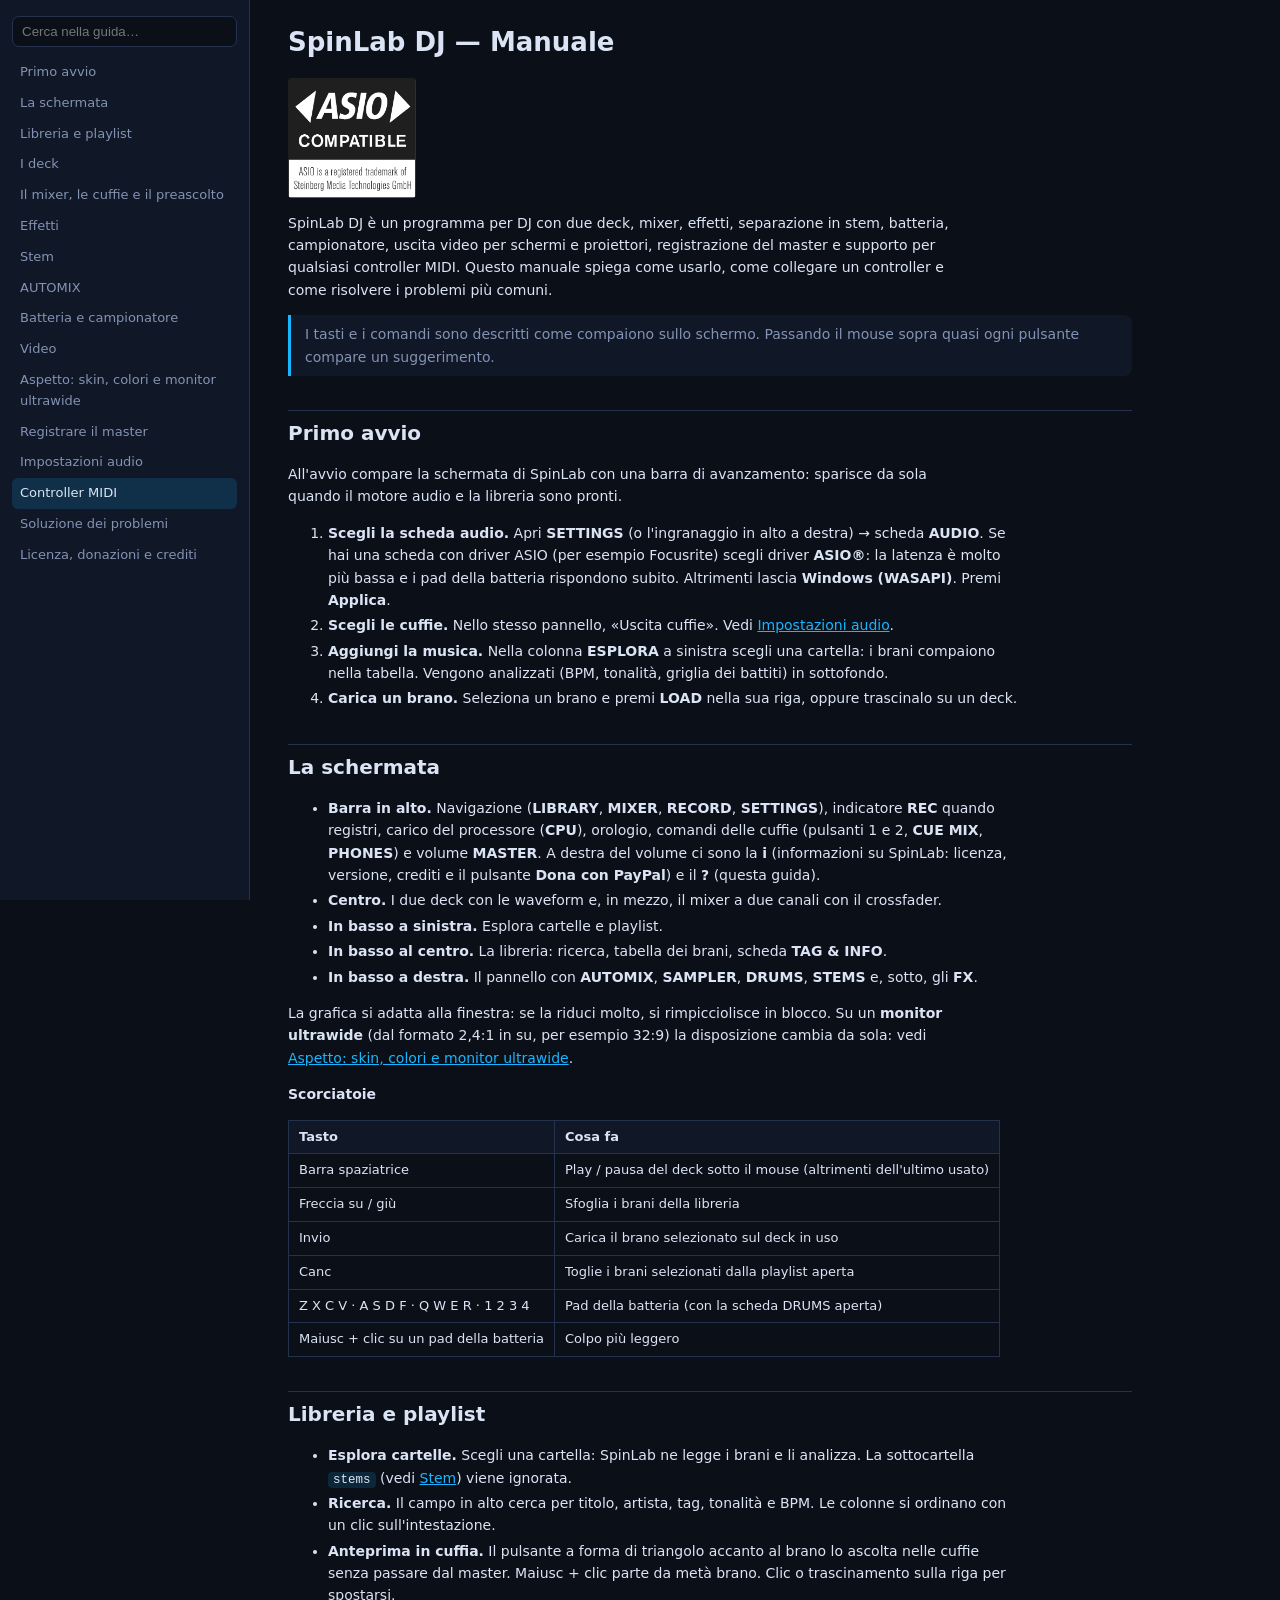
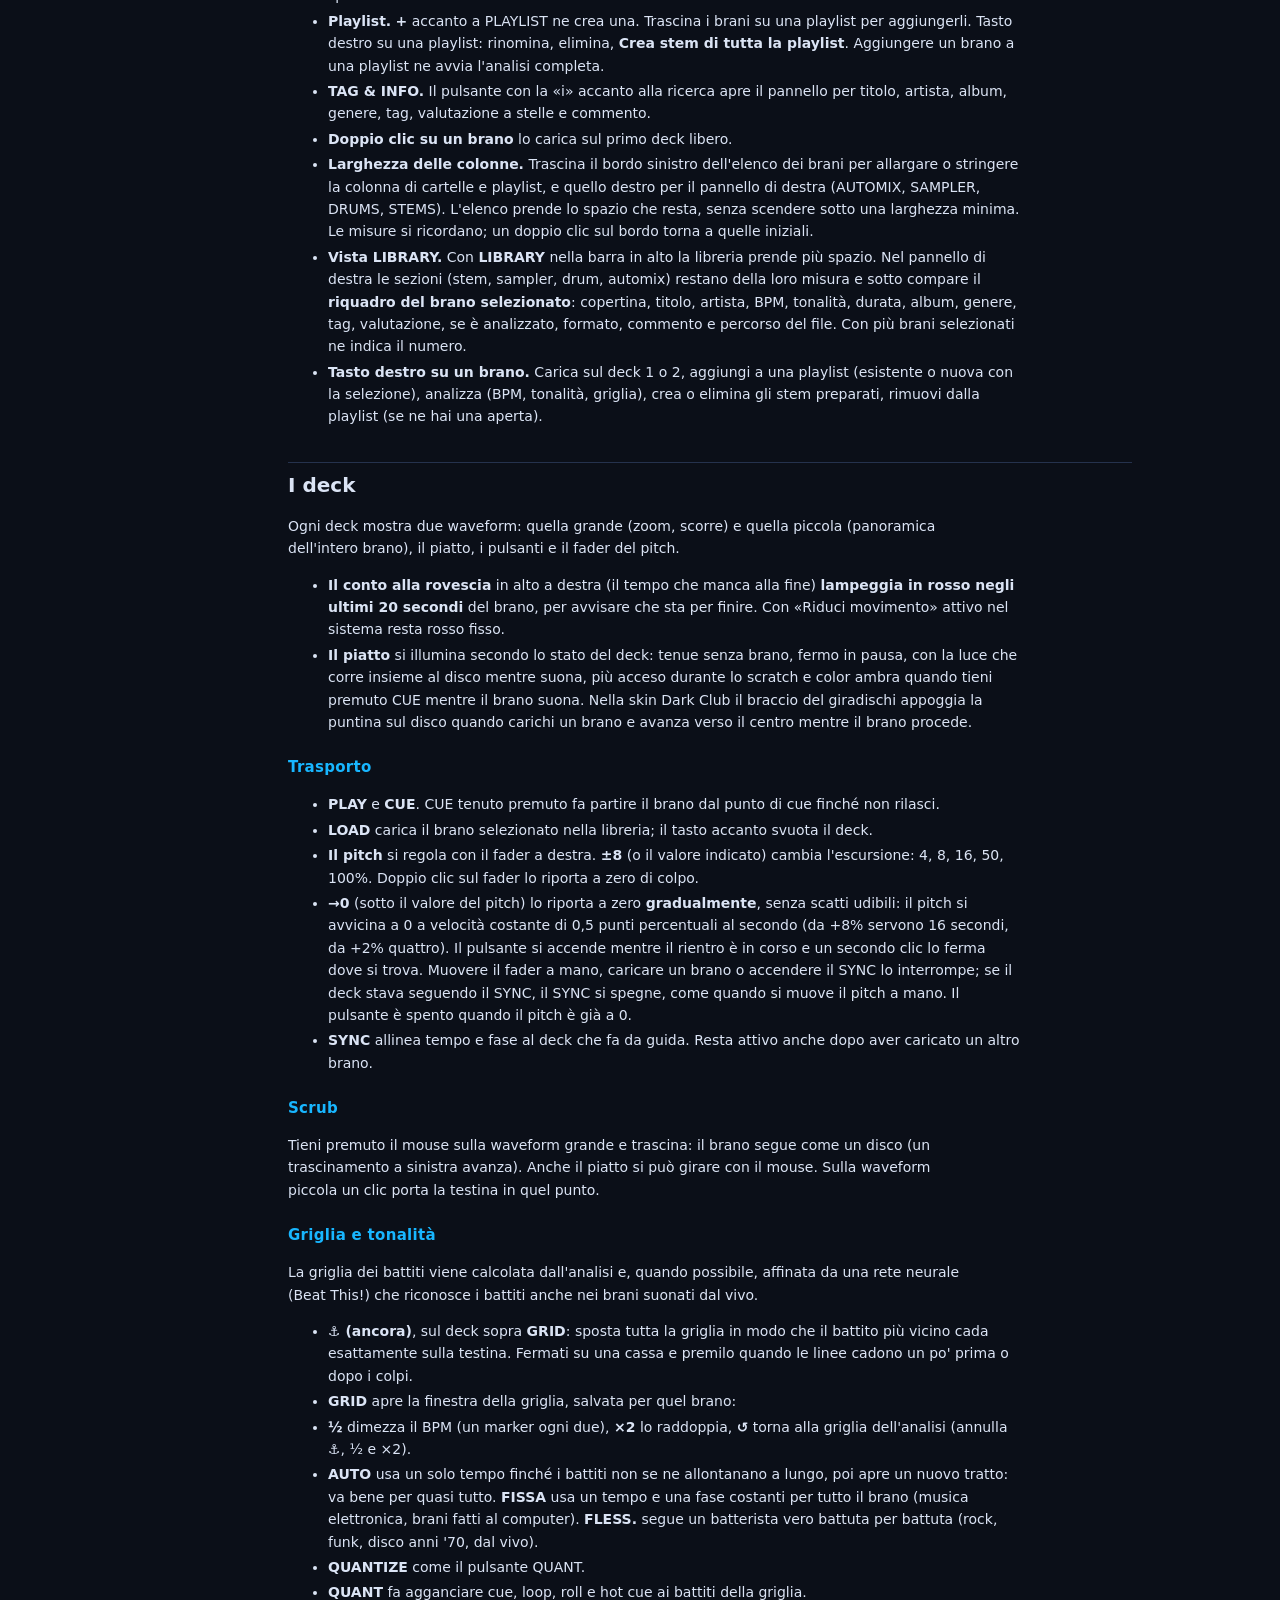
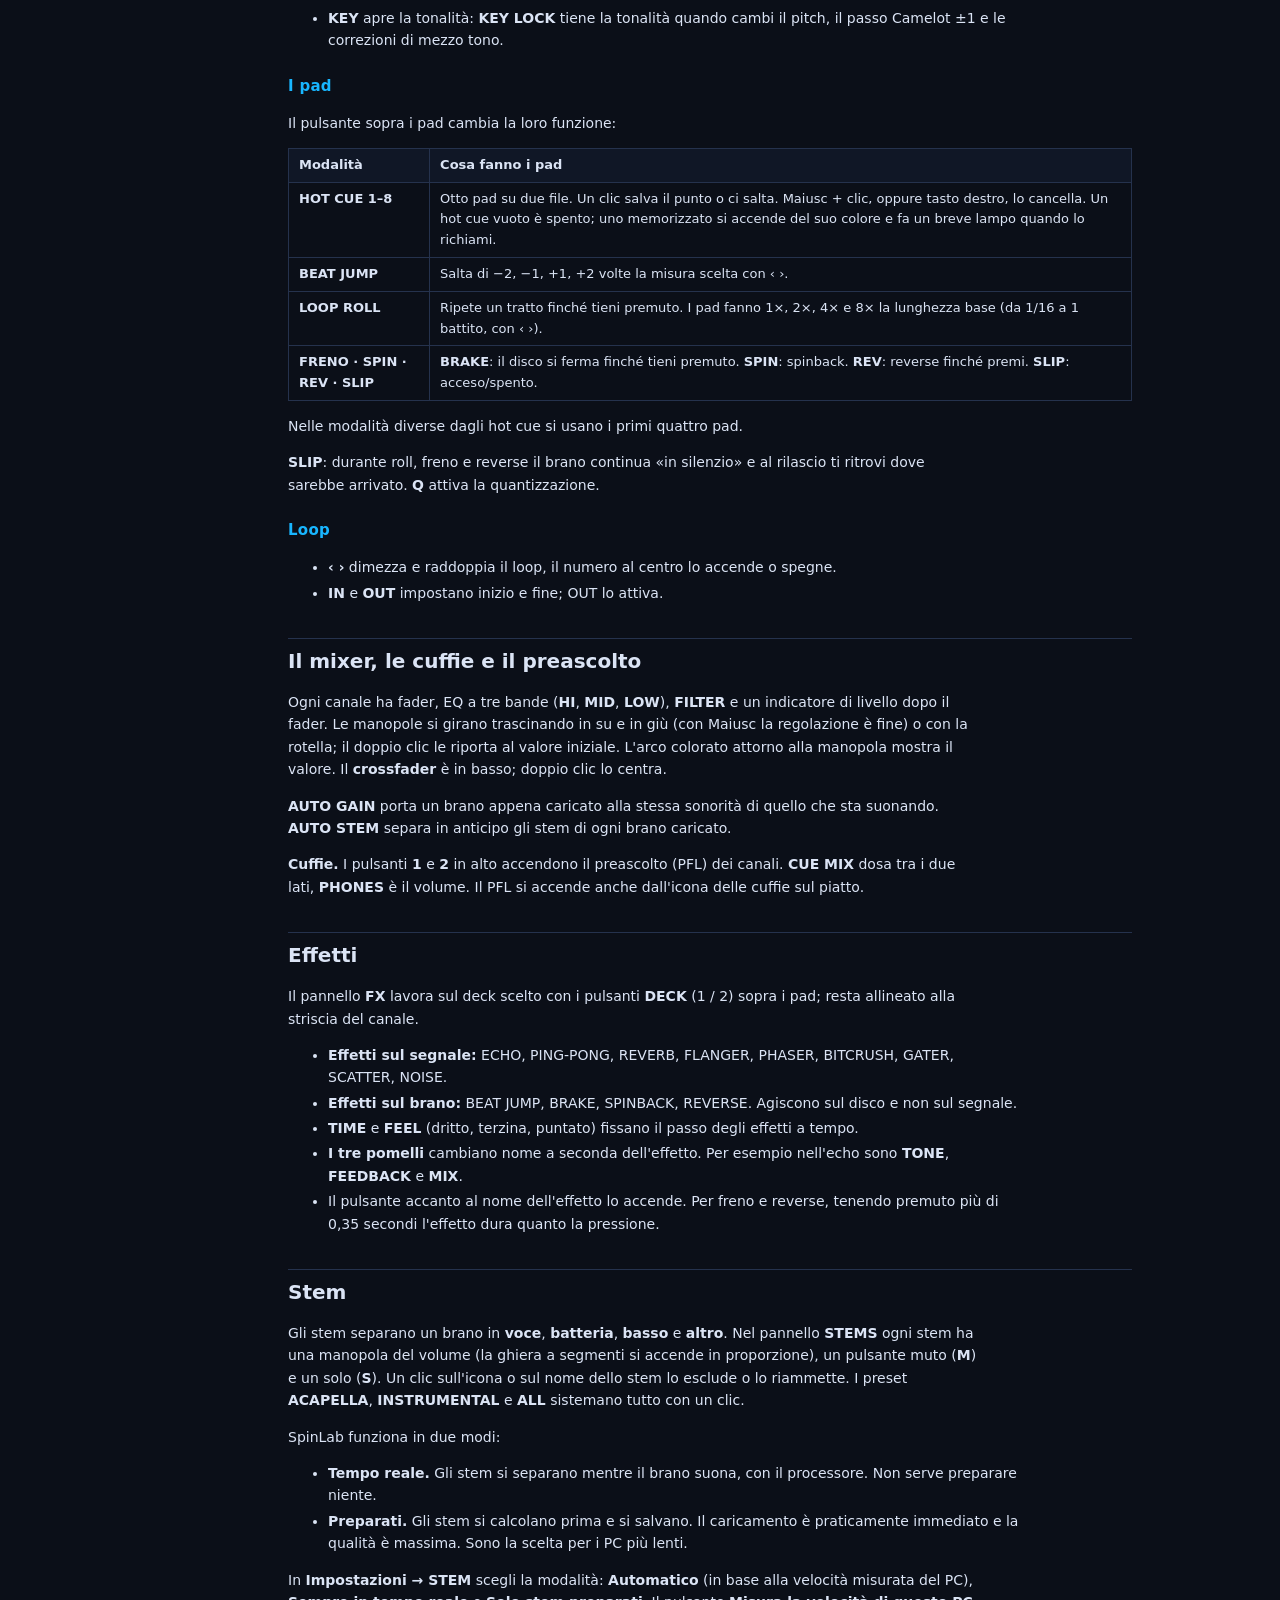
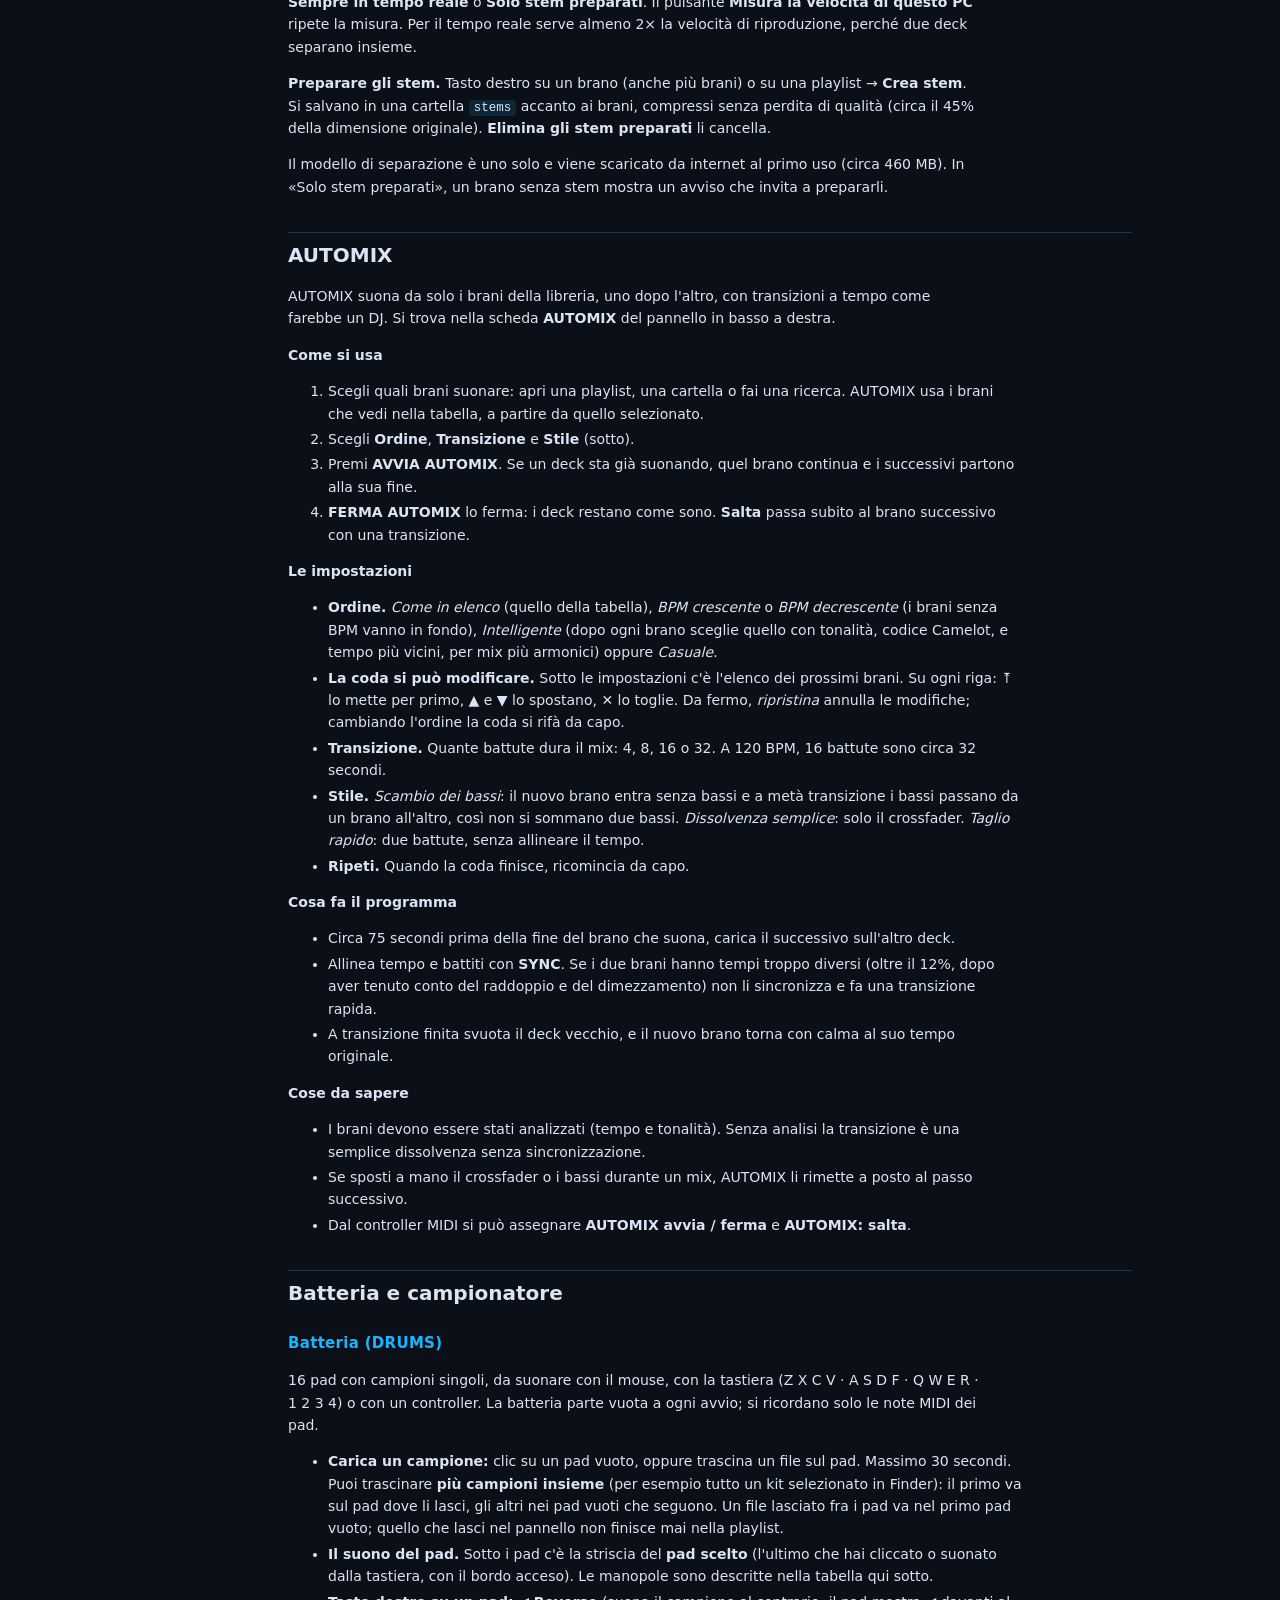
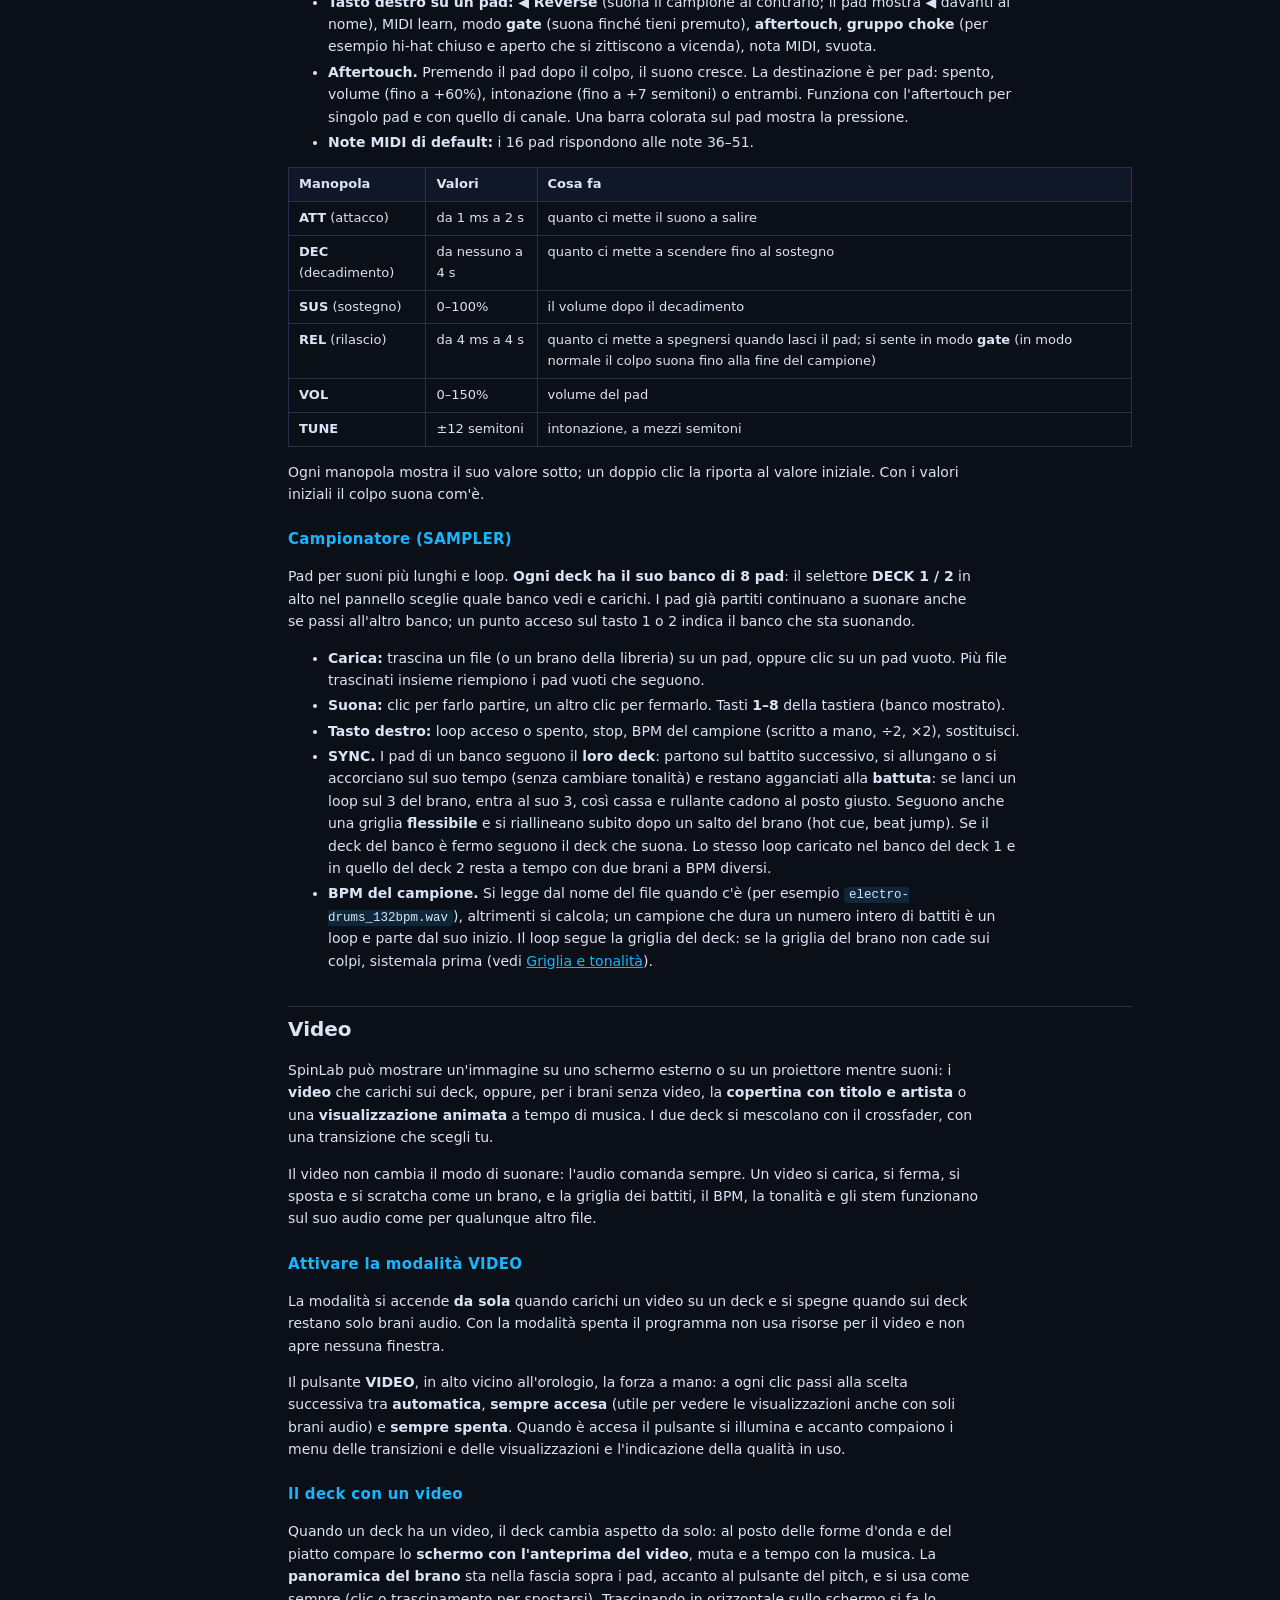
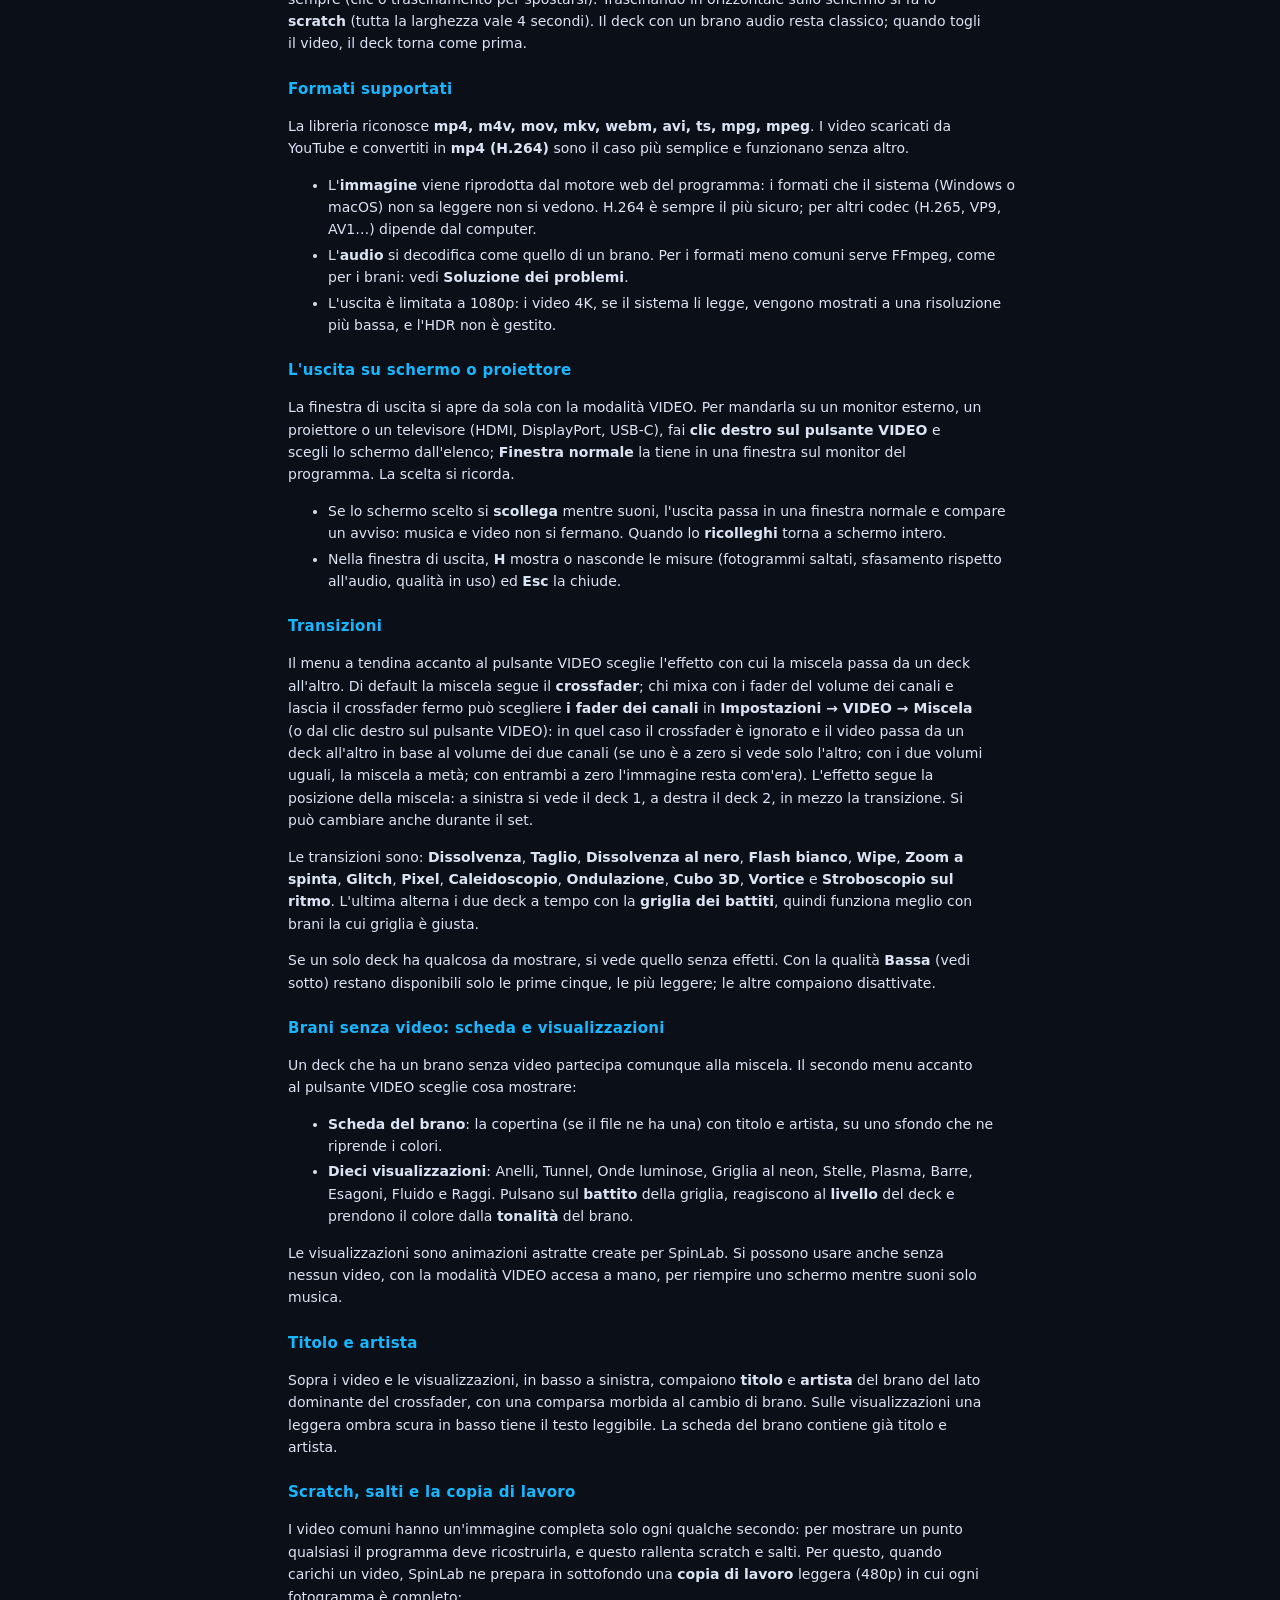
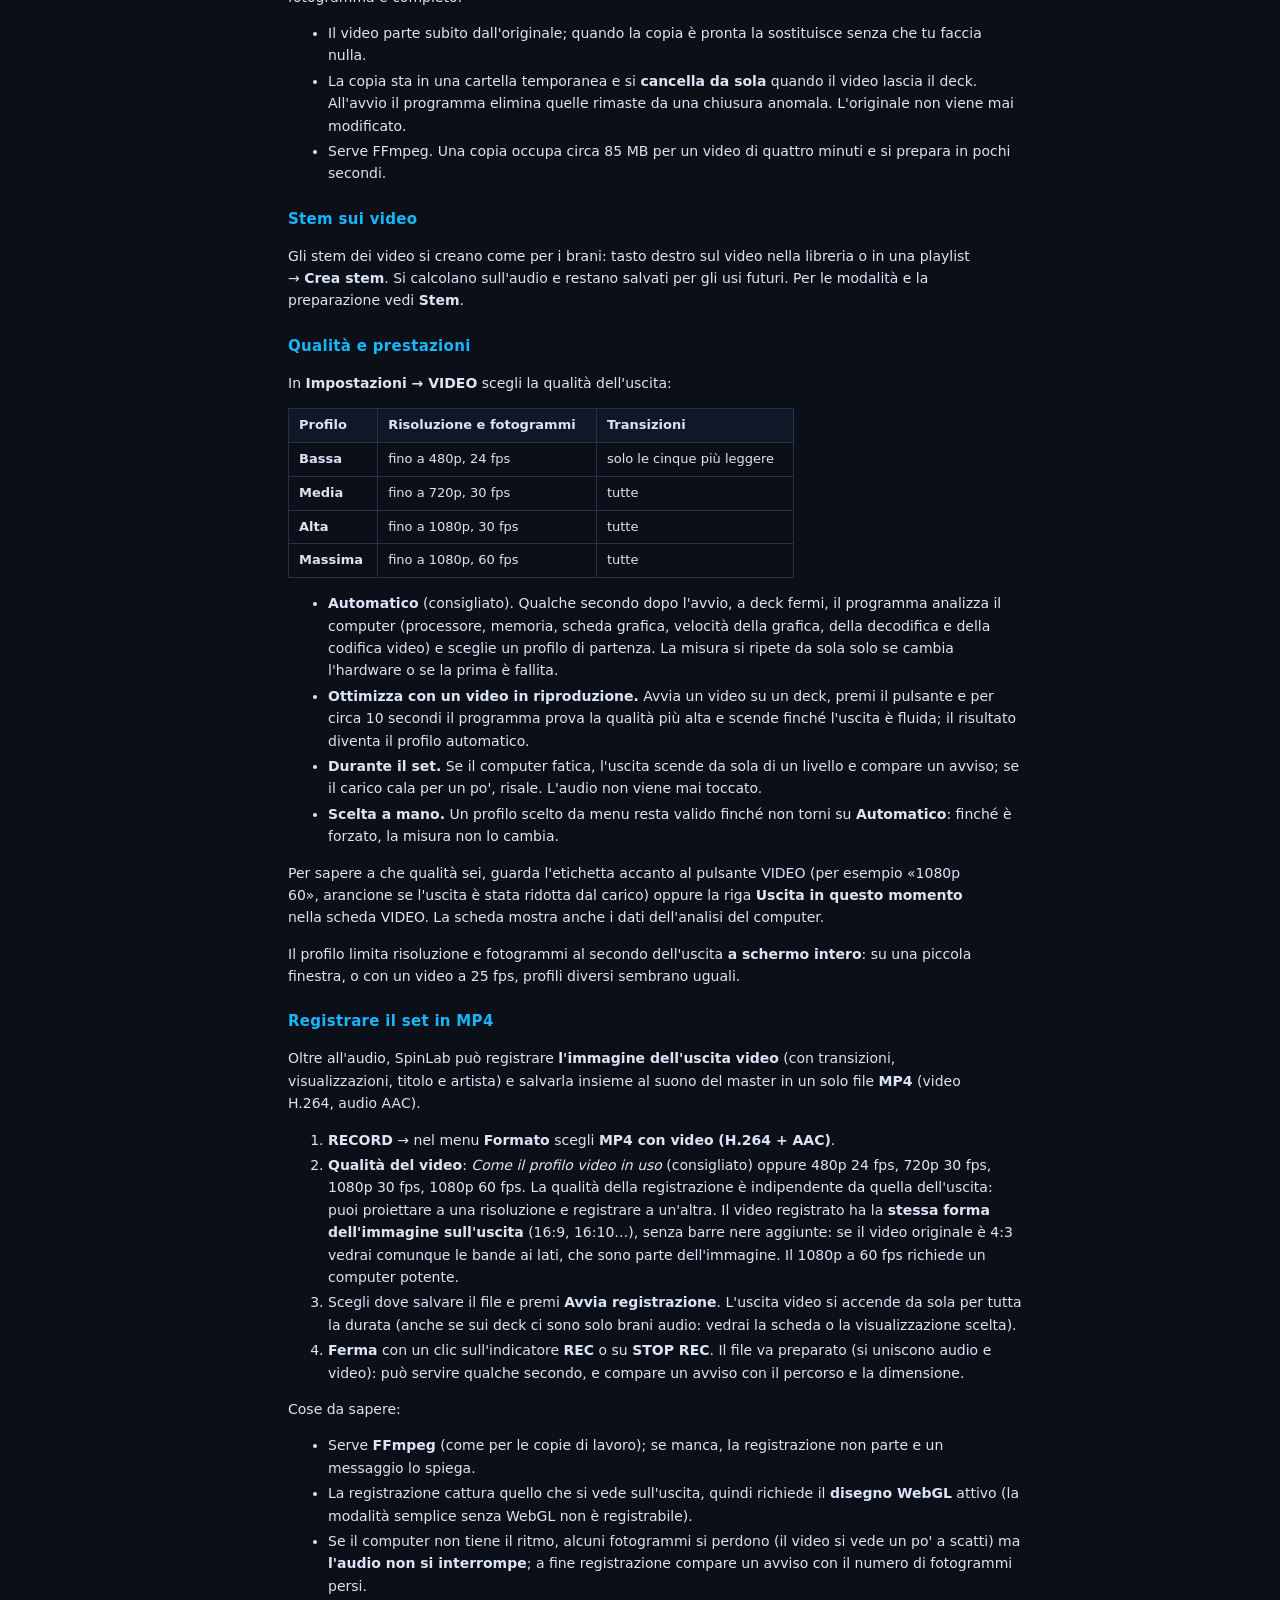
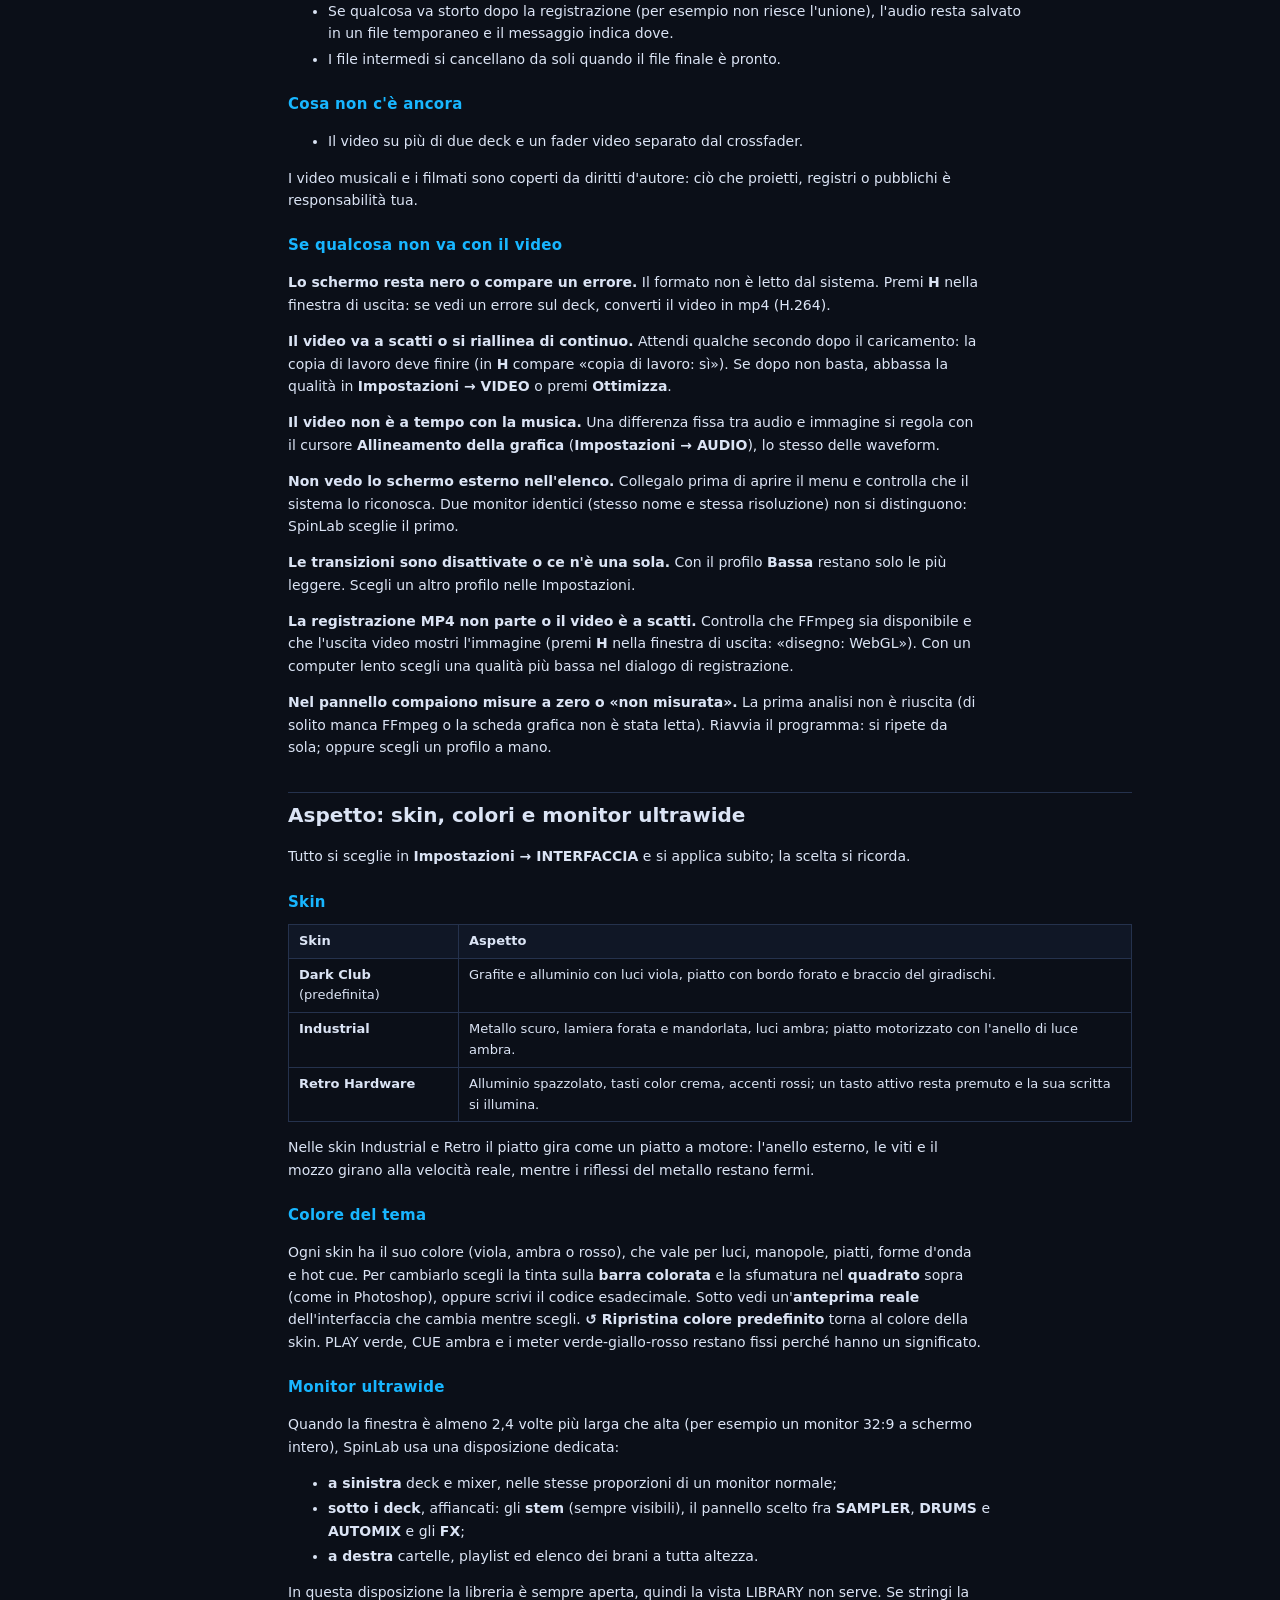
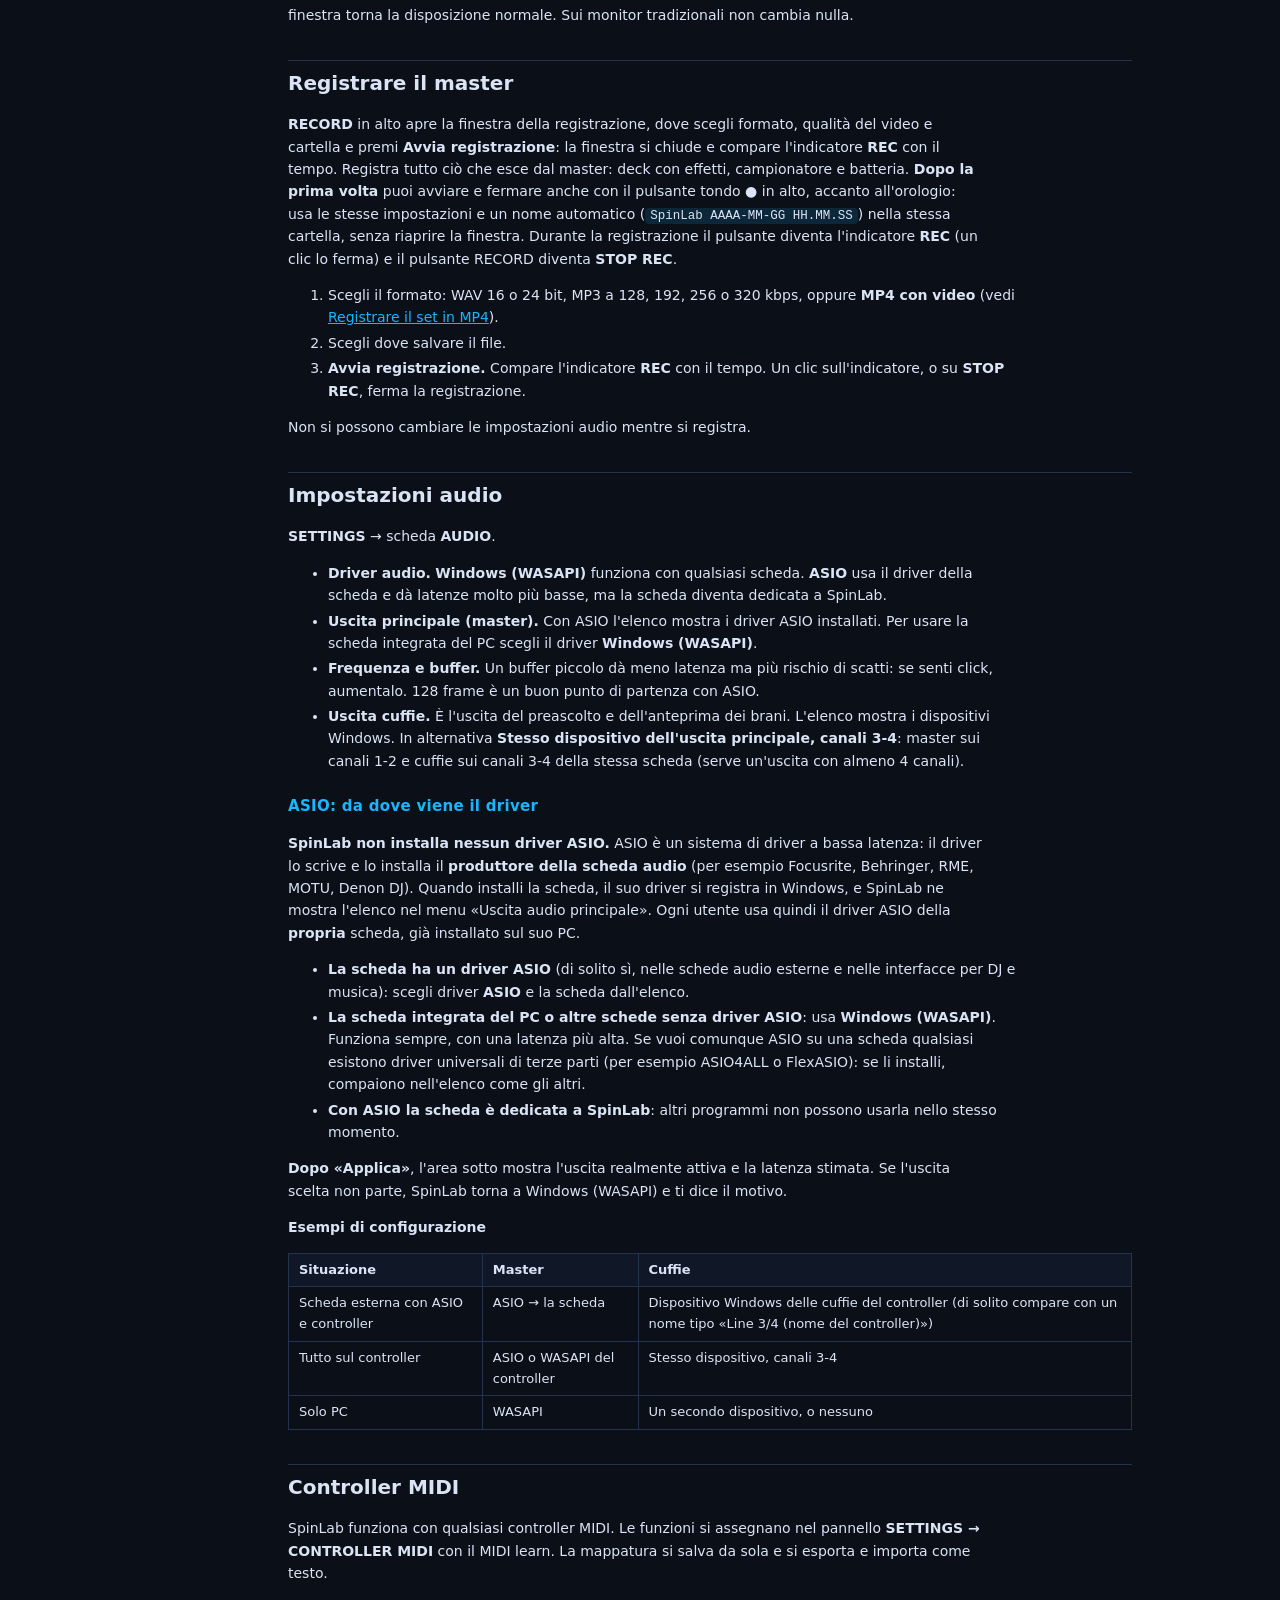
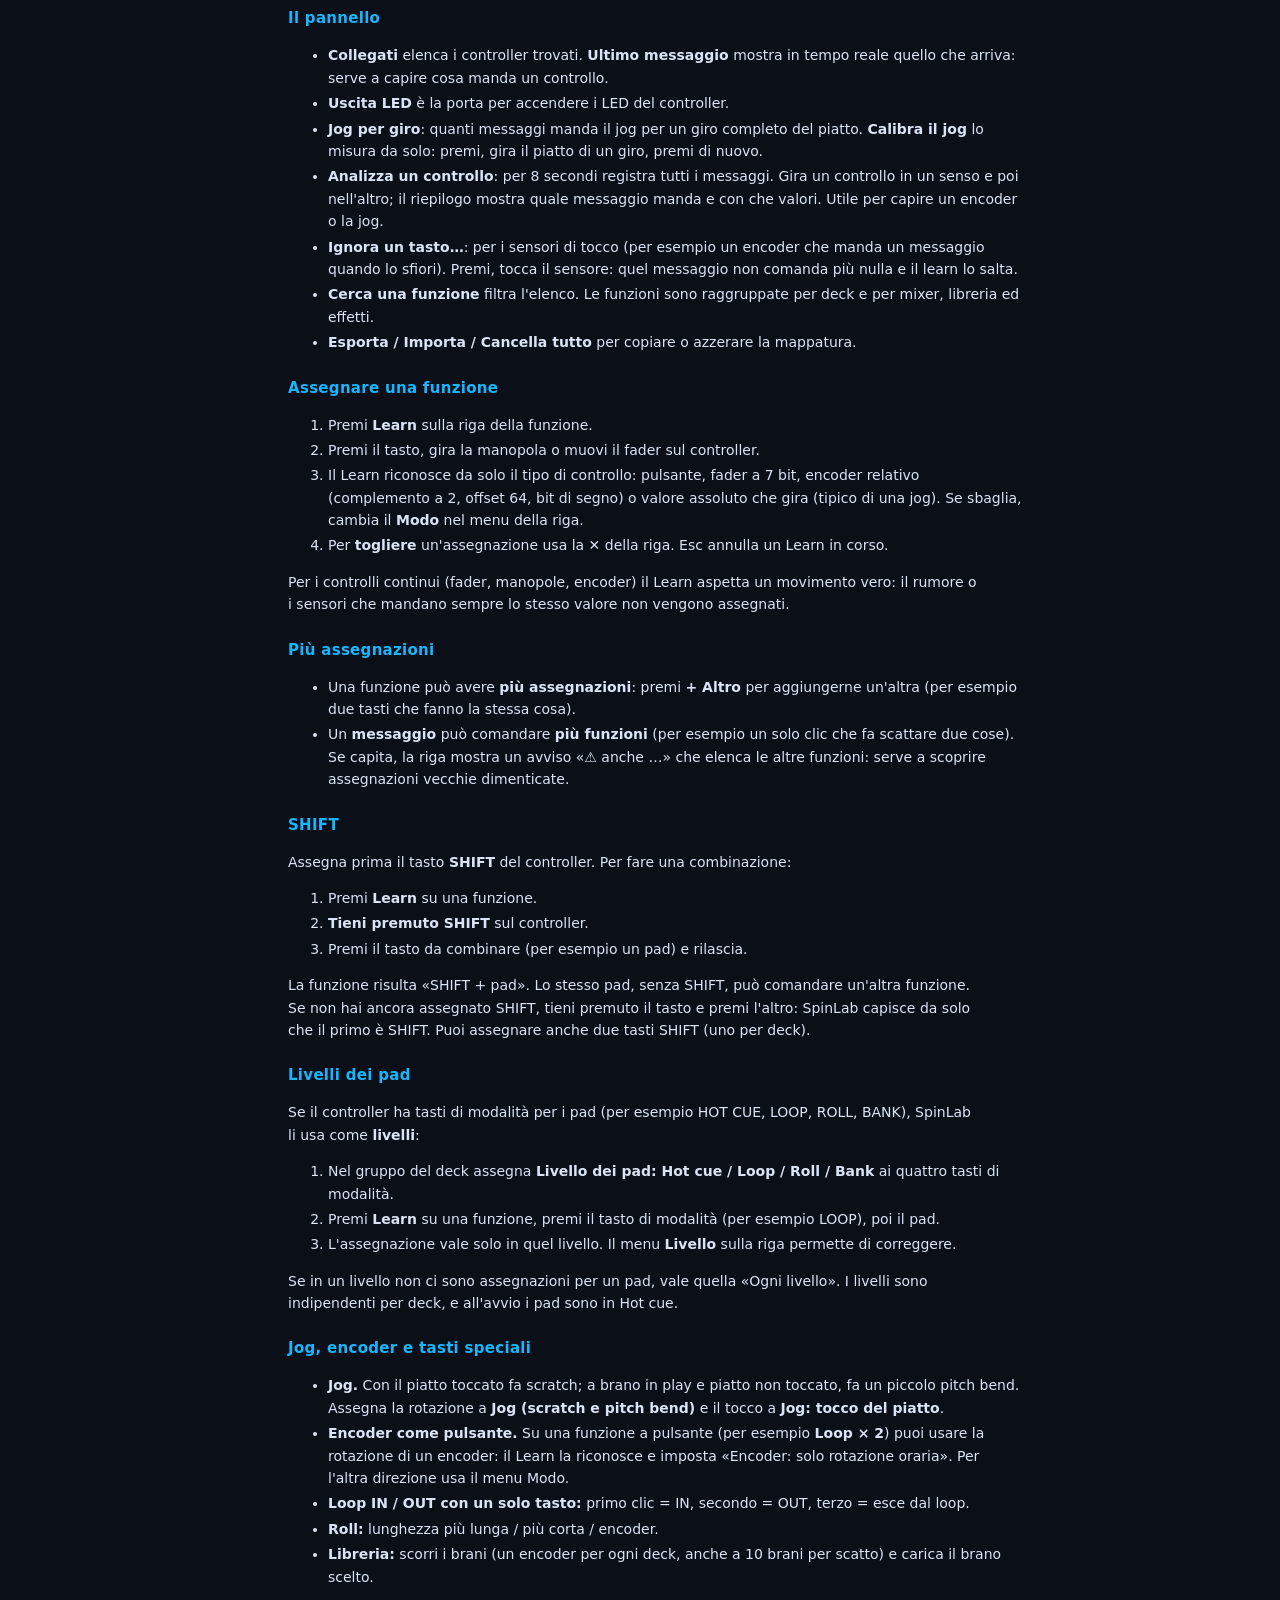
<file: ui/guida.html>
<!doctype html>
<html lang="it">
<head>
<meta charset="utf-8">
<meta name="viewport" content="width=device-width, initial-scale=1">
<title>SpinLab DJ - Guida</title>
<style>
:root { --bg: #0b0f18; --panel: #101726; --line: #25324d; --text: #dbe4f5; --dim: #8393b3; --accent: #18b6ff; }
* { box-sizing: border-box; }
html { scroll-behavior: smooth; }
body { margin: 0; background: var(--bg); color: var(--text); font: 14px/1.6 system-ui, "Segoe UI", sans-serif; }
#wrap { display: grid; grid-template-columns: 250px minmax(0, 1fr); min-height: 100vh; }
nav { position: sticky; top: 0; align-self: start; height: 100vh; overflow: auto; padding: 16px 12px; border-right: 1px solid var(--line); background: var(--panel); }
nav input { width: 100%; padding: 7px 9px; border-radius: 7px; border: 1px solid var(--line); background: var(--bg); color: var(--text); margin-bottom: 10px; }
nav a { display: block; padding: 5px 8px; border-radius: 6px; color: var(--dim); text-decoration: none; font-size: 13px; }
nav a:hover, nav a.on { background: color-mix(in srgb, var(--accent) 16%, transparent); color: var(--text); }
main { padding: 22px 38px 80px; max-width: 920px; }
h1 { font-size: 26px; margin: 0 0 8px; } h2 { font-size: 20px; margin: 34px 0 8px; padding-top: 6px; border-top: 1px solid var(--line); }
h3 { font-size: 15px; margin: 22px 0 6px; color: var(--accent); letter-spacing: .3px; }
p, li { max-width: 78ch; } li { margin: 3px 0; }
code { background: color-mix(in srgb, var(--accent) 14%, transparent); padding: 1px 5px; border-radius: 4px; font: 12.5px ui-monospace, Consolas, monospace; }
pre { background: var(--panel); border: 1px solid var(--line); border-radius: 8px; padding: 12px 14px; overflow: auto; } pre code { background: none; padding: 0; }
blockquote { margin: 12px 0; padding: 8px 14px; border-left: 3px solid var(--accent); background: var(--panel); color: var(--dim); border-radius: 0 8px 8px 0; }
.tw { overflow-x: auto; margin: 10px 0; } table { border-collapse: collapse; font-size: 13px; min-width: 60%; }
th, td { text-align: left; padding: 6px 10px; border: 1px solid var(--line); vertical-align: top; } th { background: var(--panel); }
a { color: var(--accent); } mark { background: #ffd34d66; color: inherit; border-radius: 3px; }
section.hide { display: none; } img.logo { height: 120px; width: auto; display: block; margin: 8px 0; border-radius: 4px; }
@media (max-width: 820px) { #wrap { grid-template-columns: 1fr; } nav { position: static; height: auto; border-right: 0; border-bottom: 1px solid var(--line); } main { padding: 16px; } }
</style>
</head>
<body>
<div id="wrap">
<nav><input id="q" type="search" placeholder="Cerca nella guida…" autocomplete="off">
<a href="#primo-avvio">Primo avvio</a>
<a href="#la-schermata">La schermata</a>
<a href="#libreria-e-playlist">Libreria e playlist</a>
<a href="#i-deck">I deck</a>
<a href="#il-mixer-le-cuffie-e-il-preascolto">Il mixer, le cuffie e il preascolto</a>
<a href="#effetti">Effetti</a>
<a href="#stem">Stem</a>
<a href="#automix">AUTOMIX</a>
<a href="#batteria-e-campionatore">Batteria e campionatore</a>
<a href="#video">Video</a>
<a href="#aspetto-skin-colori-e-monitor-ultrawide">Aspetto: skin, colori e monitor ultrawide</a>
<a href="#registrare-il-master">Registrare il master</a>
<a href="#impostazioni-audio">Impostazioni audio</a>
<a href="#controller-midi">Controller MIDI</a>
<a href="#soluzione-dei-problemi">Soluzione dei problemi</a>
<a href="#licenza-donazioni-e-crediti">Licenza, donazioni e crediti</a>
</nav>
<main>
<h1 id="spinlab-dj-manuale">SpinLab DJ — Manuale</h1>
<p><img src="assets/asio-logo-bw.png" alt="ASIO Compatible - ASIO is a registered trademark of Steinberg Media Technologies GmbH" class="logo"></p>
<p>SpinLab DJ è un programma per DJ con due deck, mixer, effetti, separazione in stem, batteria, campionatore, uscita video per schermi e proiettori, registrazione del master e supporto per qualsiasi controller MIDI. Questo manuale spiega come usarlo, come collegare un controller e come risolvere i problemi più comuni.</p>
<blockquote>I tasti e i comandi sono descritti come compaiono sullo schermo. Passando il mouse sopra quasi ogni pulsante compare un suggerimento.</blockquote>
<section data-title="Primo avvio">
<h2 id="primo-avvio">Primo avvio</h2>
<p>All'avvio compare la schermata di SpinLab con una barra di avanzamento: sparisce da sola quando il motore audio e la libreria sono pronti.</p>
<ol><li><b>Scegli la scheda audio.</b> Apri <b>SETTINGS</b> (o l'ingranaggio in alto a destra) → scheda <b>AUDIO</b>. Se hai una scheda con driver ASIO (per esempio Focusrite) scegli driver <b>ASIO®</b>: la latenza è molto più bassa e i pad della batteria rispondono subito. Altrimenti lascia <b>Windows (WASAPI)</b>. Premi <b>Applica</b>.</li><li><b>Scegli le cuffie.</b> Nello stesso pannello, «Uscita cuffie». Vedi <a href="#impostazioni-audio">Impostazioni audio</a>.</li><li><b>Aggiungi la musica.</b> Nella colonna <b>ESPLORA</b> a sinistra scegli una cartella: i brani compaiono nella tabella. Vengono analizzati (BPM, tonalità, griglia dei battiti) in sottofondo.</li><li><b>Carica un brano.</b> Seleziona un brano e premi <b>LOAD</b> nella sua riga, oppure trascinalo su un deck.</li></ol>
</section>
<section data-title="La schermata">
<h2 id="la-schermata">La schermata</h2>
<ul><li><b>Barra in alto.</b> Navigazione (<b>LIBRARY</b>, <b>MIXER</b>, <b>RECORD</b>, <b>SETTINGS</b>), indicatore <b>REC</b> quando registri, carico del processore (<b>CPU</b>), orologio, comandi delle cuffie (pulsanti 1 e 2, <b>CUE MIX</b>, <b>PHONES</b>) e volume <b>MASTER</b>. A destra del volume ci sono la <b>i</b> (informazioni su SpinLab: licenza, versione, crediti e il pulsante <b>Dona con PayPal</b>) e il <b>?</b> (questa guida).</li><li><b>Centro.</b> I due deck con le waveform e, in mezzo, il mixer a due canali con il crossfader.</li><li><b>In basso a sinistra.</b> Esplora cartelle e playlist.</li><li><b>In basso al centro.</b> La libreria: ricerca, tabella dei brani, scheda <b>TAG &amp; INFO</b>.</li><li><b>In basso a destra.</b> Il pannello con <b>AUTOMIX</b>, <b>SAMPLER</b>, <b>DRUMS</b>, <b>STEMS</b> e, sotto, gli <b>FX</b>.</li></ul>
<p>La grafica si adatta alla finestra: se la riduci molto, si rimpicciolisce in blocco. Su un <b>monitor ultrawide</b> (dal formato 2,4:1 in su, per esempio 32:9) la disposizione cambia da sola: vedi <a href="#aspetto-skin-colori-e-monitor-ultrawide">Aspetto: skin, colori e monitor ultrawide</a>.</p>
<p><b>Scorciatoie</b></p>
<div class='tw'><table><thead><tr><th>Tasto</th><th>Cosa fa</th></tr></thead><tbody><tr><td>Barra spaziatrice</td><td>Play / pausa del deck sotto il mouse (altrimenti dell'ultimo usato)</td></tr><tr><td>Freccia su / giù</td><td>Sfoglia i brani della libreria</td></tr><tr><td>Invio</td><td>Carica il brano selezionato sul deck in uso</td></tr><tr><td>Canc</td><td>Toglie i brani selezionati dalla playlist aperta</td></tr><tr><td>Z X C V · A S D F · Q W E R · 1 2 3 4</td><td>Pad della batteria (con la scheda DRUMS aperta)</td></tr><tr><td>Maiusc + clic su un pad della batteria</td><td>Colpo più leggero</td></tr></tbody></table></div>
</section>
<section data-title="Libreria e playlist">
<h2 id="libreria-e-playlist">Libreria e playlist</h2>
<ul><li><b>Esplora cartelle.</b> Scegli una cartella: SpinLab ne legge i brani e li analizza. La sottocartella <code>stems</code> (vedi <a href="#stem">Stem</a>) viene ignorata.</li><li><b>Ricerca.</b> Il campo in alto cerca per titolo, artista, tag, tonalità e BPM. Le colonne si ordinano con un clic sull'intestazione.</li><li><b>Anteprima in cuffia.</b> Il pulsante a forma di triangolo accanto al brano lo ascolta nelle cuffie senza passare dal master. Maiusc + clic parte da metà brano. Clic o trascinamento sulla riga per spostarsi.</li><li><b>Playlist.</b> <b>+</b> accanto a PLAYLIST ne crea una. Trascina i brani su una playlist per aggiungerli. Tasto destro su una playlist: rinomina, elimina, <b>Crea stem di tutta la playlist</b>. Aggiungere un brano a una playlist ne avvia l'analisi completa.</li><li><b>TAG &amp; INFO.</b> Il pulsante con la «i» accanto alla ricerca apre il pannello per titolo, artista, album, genere, tag, valutazione a stelle e commento.</li><li><b>Doppio clic su un brano</b> lo carica sul primo deck libero.</li><li><b>Larghezza delle colonne.</b> Trascina il bordo sinistro dell'elenco dei brani per allargare o stringere la colonna di cartelle e playlist, e quello destro per il pannello di destra (AUTOMIX, SAMPLER, DRUMS, STEMS). L'elenco prende lo spazio che resta, senza scendere sotto una larghezza minima. Le misure si ricordano; un doppio clic sul bordo torna a quelle iniziali.</li><li><b>Vista LIBRARY.</b> Con <b>LIBRARY</b> nella barra in alto la libreria prende più spazio. Nel pannello di destra le sezioni (stem, sampler, drum, automix) restano della loro misura e sotto compare il <b>riquadro del brano selezionato</b>: copertina, titolo, artista, BPM, tonalità, durata, album, genere, tag, valutazione, se è analizzato, formato, commento e percorso del file. Con più brani selezionati ne indica il numero.</li><li><b>Tasto destro su un brano.</b> Carica sul deck 1 o 2, aggiungi a una playlist (esistente o nuova con la selezione), analizza (BPM, tonalità, griglia), crea o elimina gli stem preparati, rimuovi dalla playlist (se ne hai una aperta).</li></ul>
</section>
<section data-title="I deck">
<h2 id="i-deck">I deck</h2>
<p>Ogni deck mostra due waveform: quella grande (zoom, scorre) e quella piccola (panoramica dell'intero brano), il piatto, i pulsanti e il fader del pitch.</p>
<ul><li><b>Il conto alla rovescia</b> in alto a destra (il tempo che manca alla fine) <b>lampeggia in rosso negli ultimi 20 secondi</b> del brano, per avvisare che sta per finire. Con «Riduci movimento» attivo nel sistema resta rosso fisso.</li><li><b>Il piatto</b> si illumina secondo lo stato del deck: tenue senza brano, fermo in pausa, con la luce che corre insieme al disco mentre suona, più acceso durante lo scratch e color ambra quando tieni premuto CUE mentre il brano suona. Nella skin Dark Club il braccio del giradischi appoggia la puntina sul disco quando carichi un brano e avanza verso il centro mentre il brano procede.</li></ul>
<h3 id="trasporto">Trasporto</h3>
<ul><li><b>PLAY</b> e <b>CUE</b>. CUE tenuto premuto fa partire il brano dal punto di cue finché non rilasci.</li><li><b>LOAD</b> carica il brano selezionato nella libreria; il tasto accanto svuota il deck.</li><li><b>Il pitch</b> si regola con il fader a destra. <b>±8</b> (o il valore indicato) cambia l'escursione: 4, 8, 16, 50, 100%. Doppio clic sul fader lo riporta a zero di colpo.</li><li><b>→0</b> (sotto il valore del pitch) lo riporta a zero <b>gradualmente</b>, senza scatti udibili: il pitch si avvicina a 0 a velocità costante di 0,5 punti percentuali al secondo (da +8% servono 16 secondi, da +2% quattro). Il pulsante si accende mentre il rientro è in corso e un secondo clic lo ferma dove si trova. Muovere il fader a mano, caricare un brano o accendere il SYNC lo interrompe; se il deck stava seguendo il SYNC, il SYNC si spegne, come quando si muove il pitch a mano. Il pulsante è spento quando il pitch è già a 0.</li><li><b>SYNC</b> allinea tempo e fase al deck che fa da guida. Resta attivo anche dopo aver caricato un altro brano.</li></ul>
<h3 id="scrub">Scrub</h3>
<p>Tieni premuto il mouse sulla waveform grande e trascina: il brano segue come un disco (un trascinamento a sinistra avanza). Anche il piatto si può girare con il mouse. Sulla waveform piccola un clic porta la testina in quel punto.</p>
<h3 id="griglia-e-tonalità">Griglia e tonalità</h3>
<p>La griglia dei battiti viene calcolata dall'analisi e, quando possibile, affinata da una rete neurale (Beat This!) che riconosce i battiti anche nei brani suonati dal vivo.</p>
<ul><li><b>⚓ (ancora)</b>, sul deck sopra <b>GRID</b>: sposta tutta la griglia in modo che il battito più vicino cada esattamente sulla testina. Fermati su una cassa e premilo quando le linee cadono un po' prima o dopo i colpi.</li><li><b>GRID</b> apre la finestra della griglia, salvata per quel brano:</li><li><b>½</b> dimezza il BPM (un marker ogni due), <b>×2</b> lo raddoppia, <b>↺</b> torna alla griglia dell'analisi (annulla ⚓, ½ e ×2).</li><li><b>AUTO</b> usa un solo tempo finché i battiti non se ne allontanano a lungo, poi apre un nuovo tratto: va bene per quasi tutto. <b>FISSA</b> usa un tempo e una fase costanti per tutto il brano (musica elettronica, brani fatti al computer). <b>FLESS.</b> segue un batterista vero battuta per battuta (rock, funk, disco anni '70, dal vivo).</li><li><b>QUANTIZE</b> come il pulsante QUANT.</li><li><b>QUANT</b> fa agganciare cue, loop, roll e hot cue ai battiti della griglia.</li><li><b>KEY</b> apre la tonalità: <b>KEY LOCK</b> tiene la tonalità quando cambi il pitch, il passo Camelot ±1 e le correzioni di mezzo tono.</li></ul>
<h3 id="i-pad">I pad</h3>
<p>Il pulsante sopra i pad cambia la loro funzione:</p>
<div class='tw'><table><thead><tr><th>Modalità</th><th>Cosa fanno i pad</th></tr></thead><tbody><tr><td><b>HOT CUE 1–8</b></td><td>Otto pad su due file. Un clic salva il punto o ci salta. Maiusc + clic, oppure tasto destro, lo cancella. Un hot cue vuoto è spento; uno memorizzato si accende del suo colore e fa un breve lampo quando lo richiami.</td></tr><tr><td><b>BEAT JUMP</b></td><td>Salta di −2, −1, +1, +2 volte la misura scelta con ‹ ›.</td></tr><tr><td><b>LOOP ROLL</b></td><td>Ripete un tratto finché tieni premuto. I pad fanno 1×, 2×, 4× e 8× la lunghezza base (da 1/16 a 1 battito, con ‹ ›).</td></tr><tr><td><b>FRENO · SPIN · REV · SLIP</b></td><td><b>BRAKE</b>: il disco si ferma finché tieni premuto. <b>SPIN</b>: spinback. <b>REV</b>: reverse finché premi. <b>SLIP</b>: acceso/spento.</td></tr></tbody></table></div>
<p>Nelle modalità diverse dagli hot cue si usano i primi quattro pad.</p>
<p><b>SLIP</b>: durante roll, freno e reverse il brano continua «in silenzio» e al rilascio ti ritrovi dove sarebbe arrivato. <b>Q</b> attiva la quantizzazione.</p>
<h3 id="loop">Loop</h3>
<ul><li><b>‹ ›</b> dimezza e raddoppia il loop, il numero al centro lo accende o spegne.</li><li><b>IN</b> e <b>OUT</b> impostano inizio e fine; OUT lo attiva.</li></ul>
</section>
<section data-title="Il mixer, le cuffie e il preascolto">
<h2 id="il-mixer-le-cuffie-e-il-preascolto">Il mixer, le cuffie e il preascolto</h2>
<p>Ogni canale ha fader, EQ a tre bande (<b>HI</b>, <b>MID</b>, <b>LOW</b>), <b>FILTER</b> e un indicatore di livello dopo il fader. Le manopole si girano trascinando in su e in giù (con Maiusc la regolazione è fine) o con la rotella; il doppio clic le riporta al valore iniziale. L'arco colorato attorno alla manopola mostra il valore. Il <b>crossfader</b> è in basso; doppio clic lo centra.</p>
<p><b>AUTO GAIN</b> porta un brano appena caricato alla stessa sonorità di quello che sta suonando. <b>AUTO STEM</b> separa in anticipo gli stem di ogni brano caricato.</p>
<p><b>Cuffie.</b> I pulsanti <b>1</b> e <b>2</b> in alto accendono il preascolto (PFL) dei canali. <b>CUE MIX</b> dosa tra i due lati, <b>PHONES</b> è il volume. Il PFL si accende anche dall'icona delle cuffie sul piatto.</p>
</section>
<section data-title="Effetti">
<h2 id="effetti">Effetti</h2>
<p>Il pannello <b>FX</b> lavora sul deck scelto con i pulsanti <b>DECK</b> (1 / 2) sopra i pad; resta allineato alla striscia del canale.</p>
<ul><li><b>Effetti sul segnale:</b> ECHO, PING-PONG, REVERB, FLANGER, PHASER, BITCRUSH, GATER, SCATTER, NOISE.</li><li><b>Effetti sul brano:</b> BEAT JUMP, BRAKE, SPINBACK, REVERSE. Agiscono sul disco e non sul segnale.</li><li><b>TIME</b> e <b>FEEL</b> (dritto, terzina, puntato) fissano il passo degli effetti a tempo.</li><li><b>I tre pomelli</b> cambiano nome a seconda dell'effetto. Per esempio nell'echo sono <b>TONE</b>, <b>FEEDBACK</b> e <b>MIX</b>.</li><li>Il pulsante accanto al nome dell'effetto lo accende. Per freno e reverse, tenendo premuto più di 0,35 secondi l'effetto dura quanto la pressione.</li></ul>
</section>
<section data-title="Stem">
<h2 id="stem">Stem</h2>
<p>Gli stem separano un brano in <b>voce</b>, <b>batteria</b>, <b>basso</b> e <b>altro</b>. Nel pannello <b>STEMS</b> ogni stem ha una manopola del volume (la ghiera a segmenti si accende in proporzione), un pulsante muto (<b>M</b>) e un solo (<b>S</b>). Un clic sull'icona o sul nome dello stem lo esclude o lo riammette. I preset <b>ACAPELLA</b>, <b>INSTRUMENTAL</b> e <b>ALL</b> sistemano tutto con un clic.</p>
<p>SpinLab funziona in due modi:</p>
<ul><li><b>Tempo reale.</b> Gli stem si separano mentre il brano suona, con il processore. Non serve preparare niente.</li><li><b>Preparati.</b> Gli stem si calcolano prima e si salvano. Il caricamento è praticamente immediato e la qualità è massima. Sono la scelta per i PC più lenti.</li></ul>
<p>In <b>Impostazioni → STEM</b> scegli la modalità: <b>Automatico</b> (in base alla velocità misurata del PC), <b>Sempre in tempo reale</b> o <b>Solo stem preparati</b>. Il pulsante <b>Misura la velocità di questo PC</b> ripete la misura. Per il tempo reale serve almeno 2× la velocità di riproduzione, perché due deck separano insieme.</p>
<p><b>Preparare gli stem.</b> Tasto destro su un brano (anche più brani) o su una playlist → <b>Crea stem</b>. Si salvano in una cartella <code>stems</code> accanto ai brani, compressi senza perdita di qualità (circa il 45% della dimensione originale). <b>Elimina gli stem preparati</b> li cancella.</p>
<p>Il modello di separazione è uno solo e viene scaricato da internet al primo uso (circa 460 MB). In «Solo stem preparati», un brano senza stem mostra un avviso che invita a prepararli.</p>
</section>
<section data-title="AUTOMIX">
<h2 id="automix">AUTOMIX</h2>
<p>AUTOMIX suona da solo i brani della libreria, uno dopo l'altro, con transizioni a tempo come farebbe un DJ. Si trova nella scheda <b>AUTOMIX</b> del pannello in basso a destra.</p>
<p><b>Come si usa</b></p>
<ol><li>Scegli quali brani suonare: apri una playlist, una cartella o fai una ricerca. AUTOMIX usa i brani che vedi nella tabella, a partire da quello selezionato.</li><li>Scegli <b>Ordine</b>, <b>Transizione</b> e <b>Stile</b> (sotto).</li><li>Premi <b>AVVIA AUTOMIX</b>. Se un deck sta già suonando, quel brano continua e i successivi partono alla sua fine.</li><li><b>FERMA AUTOMIX</b> lo ferma: i deck restano come sono. <b>Salta</b> passa subito al brano successivo con una transizione.</li></ol>
<p><b>Le impostazioni</b></p>
<ul><li><b>Ordine.</b> <i>Come in elenco</i> (quello della tabella), <i>BPM crescente</i> o <i>BPM decrescente</i> (i brani senza BPM vanno in fondo), <i>Intelligente</i> (dopo ogni brano sceglie quello con tonalità, codice Camelot, e tempo più vicini, per mix più armonici) oppure <i>Casuale</i>.</li><li><b>La coda si può modificare.</b> Sotto le impostazioni c'è l'elenco dei prossimi brani. Su ogni riga: ⤒ lo mette per primo, ▲ e ▼ lo spostano, ✕ lo toglie. Da fermo, <i>ripristina</i> annulla le modifiche; cambiando l'ordine la coda si rifà da capo.</li><li><b>Transizione.</b> Quante battute dura il mix: 4, 8, 16 o 32. A 120 BPM, 16 battute sono circa 32 secondi.</li><li><b>Stile.</b> <i>Scambio dei bassi</i>: il nuovo brano entra senza bassi e a metà transizione i bassi passano da un brano all'altro, così non si sommano due bassi. <i>Dissolvenza semplice</i>: solo il crossfader. <i>Taglio rapido</i>: due battute, senza allineare il tempo.</li><li><b>Ripeti.</b> Quando la coda finisce, ricomincia da capo.</li></ul>
<p><b>Cosa fa il programma</b></p>
<ul><li>Circa 75 secondi prima della fine del brano che suona, carica il successivo sull'altro deck.</li><li>Allinea tempo e battiti con <b>SYNC</b>. Se i due brani hanno tempi troppo diversi (oltre il 12%, dopo aver tenuto conto del raddoppio e del dimezzamento) non li sincronizza e fa una transizione rapida.</li><li>A transizione finita svuota il deck vecchio, e il nuovo brano torna con calma al suo tempo originale.</li></ul>
<p><b>Cose da sapere</b></p>
<ul><li>I brani devono essere stati analizzati (tempo e tonalità). Senza analisi la transizione è una semplice dissolvenza senza sincronizzazione.</li><li>Se sposti a mano il crossfader o i bassi durante un mix, AUTOMIX li rimette a posto al passo successivo.</li><li>Dal controller MIDI si può assegnare <b>AUTOMIX avvia / ferma</b> e <b>AUTOMIX: salta</b>.</li></ul>
</section>
<section data-title="Batteria e campionatore">
<h2 id="batteria-e-campionatore">Batteria e campionatore</h2>
<h3 id="batteria-drums">Batteria (DRUMS)</h3>
<p>16 pad con campioni singoli, da suonare con il mouse, con la tastiera (Z X C V · A S D F · Q W E R · 1 2 3 4) o con un controller. La batteria parte vuota a ogni avvio; si ricordano solo le note MIDI dei pad.</p>
<ul><li><b>Carica un campione:</b> clic su un pad vuoto, oppure trascina un file sul pad. Massimo 30 secondi. Puoi trascinare <b>più campioni insieme</b> (per esempio tutto un kit selezionato in Finder): il primo va sul pad dove li lasci, gli altri nei pad vuoti che seguono. Un file lasciato fra i pad va nel primo pad vuoto; quello che lasci nel pannello non finisce mai nella playlist.</li><li><b>Il suono del pad.</b> Sotto i pad c'è la striscia del <b>pad scelto</b> (l'ultimo che hai cliccato o suonato dalla tastiera, con il bordo acceso). Le manopole sono descritte nella tabella qui sotto.</li><li><b>Tasto destro su un pad:</b> <b>◀ Reverse</b> (suona il campione al contrario; il pad mostra ◀ davanti al nome), MIDI learn, modo <b>gate</b> (suona finché tieni premuto), <b>aftertouch</b>, <b>gruppo choke</b> (per esempio hi-hat chiuso e aperto che si zittiscono a vicenda), nota MIDI, svuota.</li><li><b>Aftertouch.</b> Premendo il pad dopo il colpo, il suono cresce. La destinazione è per pad: spento, volume (fino a +60%), intonazione (fino a +7 semitoni) o entrambi. Funziona con l'aftertouch per singolo pad e con quello di canale. Una barra colorata sul pad mostra la pressione.</li><li><b>Note MIDI di default:</b> i 16 pad rispondono alle note 36–51.</li></ul>
<div class='tw'><table><thead><tr><th>Manopola</th><th>Valori</th><th>Cosa fa</th></tr></thead><tbody><tr><td><b>ATT</b> (attacco)</td><td>da 1 ms a 2 s</td><td>quanto ci mette il suono a salire</td></tr><tr><td><b>DEC</b> (decadimento)</td><td>da nessuno a 4 s</td><td>quanto ci mette a scendere fino al sostegno</td></tr><tr><td><b>SUS</b> (sostegno)</td><td>0–100%</td><td>il volume dopo il decadimento</td></tr><tr><td><b>REL</b> (rilascio)</td><td>da 4 ms a 4 s</td><td>quanto ci mette a spegnersi quando lasci il pad; si sente in modo <b>gate</b> (in modo normale il colpo suona fino alla fine del campione)</td></tr><tr><td><b>VOL</b></td><td>0–150%</td><td>volume del pad</td></tr><tr><td><b>TUNE</b></td><td>±12 semitoni</td><td>intonazione, a mezzi semitoni</td></tr></tbody></table></div>
<p>Ogni manopola mostra il suo valore sotto; un doppio clic la riporta al valore iniziale. Con i valori iniziali il colpo suona com'è.</p>
<h3 id="campionatore-sampler">Campionatore (SAMPLER)</h3>
<p>Pad per suoni più lunghi e loop. <b>Ogni deck ha il suo banco di 8 pad</b>: il selettore <b>DECK 1 / 2</b> in alto nel pannello sceglie quale banco vedi e carichi. I pad già partiti continuano a suonare anche se passi all'altro banco; un punto acceso sul tasto 1 o 2 indica il banco che sta suonando.</p>
<ul><li><b>Carica:</b> trascina un file (o un brano della libreria) su un pad, oppure clic su un pad vuoto. Più file trascinati insieme riempiono i pad vuoti che seguono.</li><li><b>Suona:</b> clic per farlo partire, un altro clic per fermarlo. Tasti <b>1–8</b> della tastiera (banco mostrato).</li><li><b>Tasto destro:</b> loop acceso o spento, stop, BPM del campione (scritto a mano, ÷2, ×2), sostituisci.</li><li><b>SYNC.</b> I pad di un banco seguono il <b>loro deck</b>: partono sul battito successivo, si allungano o si accorciano sul suo tempo (senza cambiare tonalità) e restano agganciati alla <b>battuta</b>: se lanci un loop sul 3 del brano, entra al suo 3, così cassa e rullante cadono al posto giusto. Seguono anche una griglia <b>flessibile</b> e si riallineano subito dopo un salto del brano (hot cue, beat jump). Se il deck del banco è fermo seguono il deck che suona. Lo stesso loop caricato nel banco del deck 1 e in quello del deck 2 resta a tempo con due brani a BPM diversi.</li><li><b>BPM del campione.</b> Si legge dal nome del file quando c'è (per esempio <code>electro-drums_132bpm.wav</code>), altrimenti si calcola; un campione che dura un numero intero di battiti è un loop e parte dal suo inizio. Il loop segue la griglia del deck: se la griglia del brano non cade sui colpi, sistemala prima (vedi <a href="#griglia-e-tonalità">Griglia e tonalità</a>).</li></ul>
</section>
<section data-title="Video">
<h2 id="video">Video</h2>
<p>SpinLab può mostrare un'immagine su uno schermo esterno o su un proiettore mentre suoni: i <b>video</b> che carichi sui deck, oppure, per i brani senza video, la <b>copertina con titolo e artista</b> o una <b>visualizzazione animata</b> a tempo di musica. I due deck si mescolano con il crossfader, con una transizione che scegli tu.</p>
<p>Il video non cambia il modo di suonare: l'audio comanda sempre. Un video si carica, si ferma, si sposta e si scratcha come un brano, e la griglia dei battiti, il BPM, la tonalità e gli stem funzionano sul suo audio come per qualunque altro file.</p>
<h3 id="attivare-la-modalità-video">Attivare la modalità VIDEO</h3>
<p>La modalità si accende <b>da sola</b> quando carichi un video su un deck e si spegne quando sui deck restano solo brani audio. Con la modalità spenta il programma non usa risorse per il video e non apre nessuna finestra.</p>
<p>Il pulsante <b>VIDEO</b>, in alto vicino all'orologio, la forza a mano: a ogni clic passi alla scelta successiva tra <b>automatica</b>, <b>sempre accesa</b> (utile per vedere le visualizzazioni anche con soli brani audio) e <b>sempre spenta</b>. Quando è accesa il pulsante si illumina e accanto compaiono i menu delle transizioni e delle visualizzazioni e l'indicazione della qualità in uso.</p>
<h3 id="il-deck-con-un-video">Il deck con un video</h3>
<p>Quando un deck ha un video, il deck cambia aspetto da solo: al posto delle forme d'onda e del piatto compare lo <b>schermo con l'anteprima del video</b>, muta e a tempo con la musica. La <b>panoramica del brano</b> sta nella fascia sopra i pad, accanto al pulsante del pitch, e si usa come sempre (clic o trascinamento per spostarsi). Trascinando in orizzontale sullo schermo si fa lo <b>scratch</b> (tutta la larghezza vale 4 secondi). Il deck con un brano audio resta classico; quando togli il video, il deck torna come prima.</p>
<h3 id="formati-supportati">Formati supportati</h3>
<p>La libreria riconosce <b>mp4, m4v, mov, mkv, webm, avi, ts, mpg, mpeg</b>. I video scaricati da YouTube e convertiti in <b>mp4 (H.264)</b> sono il caso più semplice e funzionano senza altro.</p>
<ul><li>L'<b>immagine</b> viene riprodotta dal motore web del programma: i formati che il sistema (Windows o macOS) non sa leggere non si vedono. H.264 è sempre il più sicuro; per altri codec (H.265, VP9, AV1…) dipende dal computer.</li><li>L'<b>audio</b> si decodifica come quello di un brano. Per i formati meno comuni serve FFmpeg, come per i brani: vedi <b>Soluzione dei problemi</b>.</li><li>L'uscita è limitata a 1080p: i video 4K, se il sistema li legge, vengono mostrati a una risoluzione più bassa, e l'HDR non è gestito.</li></ul>
<h3 id="luscita-su-schermo-o-proiettore">L'uscita su schermo o proiettore</h3>
<p>La finestra di uscita si apre da sola con la modalità VIDEO. Per mandarla su un monitor esterno, un proiettore o un televisore (HDMI, DisplayPort, USB-C), fai <b>clic destro sul pulsante VIDEO</b> e scegli lo schermo dall'elenco; <b>Finestra normale</b> la tiene in una finestra sul monitor del programma. La scelta si ricorda.</p>
<ul><li>Se lo schermo scelto si <b>scollega</b> mentre suoni, l'uscita passa in una finestra normale e compare un avviso: musica e video non si fermano. Quando lo <b>ricolleghi</b> torna a schermo intero.</li><li>Nella finestra di uscita, <b>H</b> mostra o nasconde le misure (fotogrammi saltati, sfasamento rispetto all'audio, qualità in uso) ed <b>Esc</b> la chiude.</li></ul>
<h3 id="transizioni">Transizioni</h3>
<p>Il menu a tendina accanto al pulsante VIDEO sceglie l'effetto con cui la miscela passa da un deck all'altro. Di default la miscela segue il <b>crossfader</b>; chi mixa con i fader del volume dei canali e lascia il crossfader fermo può scegliere <b>i fader dei canali</b> in <b>Impostazioni → VIDEO → Miscela</b> (o dal clic destro sul pulsante VIDEO): in quel caso il crossfader è ignorato e il video passa da un deck all'altro in base al volume dei due canali (se uno è a zero si vede solo l'altro; con i due volumi uguali, la miscela a metà; con entrambi a zero l'immagine resta com'era). L'effetto segue la posizione della miscela: a sinistra si vede il deck 1, a destra il deck 2, in mezzo la transizione. Si può cambiare anche durante il set.</p>
<p>Le transizioni sono: <b>Dissolvenza</b>, <b>Taglio</b>, <b>Dissolvenza al nero</b>, <b>Flash bianco</b>, <b>Wipe</b>, <b>Zoom a spinta</b>, <b>Glitch</b>, <b>Pixel</b>, <b>Caleidoscopio</b>, <b>Ondulazione</b>, <b>Cubo 3D</b>, <b>Vortice</b> e <b>Stroboscopio sul ritmo</b>. L'ultima alterna i due deck a tempo con la <b>griglia dei battiti</b>, quindi funziona meglio con brani la cui griglia è giusta.</p>
<p>Se un solo deck ha qualcosa da mostrare, si vede quello senza effetti. Con la qualità <b>Bassa</b> (vedi sotto) restano disponibili solo le prime cinque, le più leggere; le altre compaiono disattivate.</p>
<h3 id="brani-senza-video-scheda-e-visualizzazioni">Brani senza video: scheda e visualizzazioni</h3>
<p>Un deck che ha un brano senza video partecipa comunque alla miscela. Il secondo menu accanto al pulsante VIDEO sceglie cosa mostrare:</p>
<ul><li><b>Scheda del brano</b>: la copertina (se il file ne ha una) con titolo e artista, su uno sfondo che ne riprende i colori.</li><li><b>Dieci visualizzazioni</b>: Anelli, Tunnel, Onde luminose, Griglia al neon, Stelle, Plasma, Barre, Esagoni, Fluido e Raggi. Pulsano sul <b>battito</b> della griglia, reagiscono al <b>livello</b> del deck e prendono il colore dalla <b>tonalità</b> del brano.</li></ul>
<p>Le visualizzazioni sono animazioni astratte create per SpinLab. Si possono usare anche senza nessun video, con la modalità VIDEO accesa a mano, per riempire uno schermo mentre suoni solo musica.</p>
<h3 id="titolo-e-artista">Titolo e artista</h3>
<p>Sopra i video e le visualizzazioni, in basso a sinistra, compaiono <b>titolo</b> e <b>artista</b> del brano del lato dominante del crossfader, con una comparsa morbida al cambio di brano. Sulle visualizzazioni una leggera ombra scura in basso tiene il testo leggibile. La scheda del brano contiene già titolo e artista.</p>
<h3 id="scratch-salti-e-la-copia-di-lavoro">Scratch, salti e la copia di lavoro</h3>
<p>I video comuni hanno un'immagine completa solo ogni qualche secondo: per mostrare un punto qualsiasi il programma deve ricostruirla, e questo rallenta scratch e salti. Per questo, quando carichi un video, SpinLab ne prepara in sottofondo una <b>copia di lavoro</b> leggera (480p) in cui ogni fotogramma è completo:</p>
<ul><li>Il video parte subito dall'originale; quando la copia è pronta la sostituisce senza che tu faccia nulla.</li><li>La copia sta in una cartella temporanea e si <b>cancella da sola</b> quando il video lascia il deck. All'avvio il programma elimina quelle rimaste da una chiusura anomala. L'originale non viene mai modificato.</li><li>Serve FFmpeg. Una copia occupa circa 85 MB per un video di quattro minuti e si prepara in pochi secondi.</li></ul>
<h3 id="stem-sui-video">Stem sui video</h3>
<p>Gli stem dei video si creano come per i brani: tasto destro sul video nella libreria o in una playlist → <b>Crea stem</b>. Si calcolano sull'audio e restano salvati per gli usi futuri. Per le modalità e la preparazione vedi <b>Stem</b>.</p>
<h3 id="qualità-e-prestazioni">Qualità e prestazioni</h3>
<p>In <b>Impostazioni → VIDEO</b> scegli la qualità dell'uscita:</p>
<div class='tw'><table><thead><tr><th>Profilo</th><th>Risoluzione e fotogrammi</th><th>Transizioni</th></tr></thead><tbody><tr><td><b>Bassa</b></td><td>fino a 480p, 24 fps</td><td>solo le cinque più leggere</td></tr><tr><td><b>Media</b></td><td>fino a 720p, 30 fps</td><td>tutte</td></tr><tr><td><b>Alta</b></td><td>fino a 1080p, 30 fps</td><td>tutte</td></tr><tr><td><b>Massima</b></td><td>fino a 1080p, 60 fps</td><td>tutte</td></tr></tbody></table></div>
<ul><li><b>Automatico</b> (consigliato). Qualche secondo dopo l'avvio, a deck fermi, il programma analizza il computer (processore, memoria, scheda grafica, velocità della grafica, della decodifica e della codifica video) e sceglie un profilo di partenza. La misura si ripete da sola solo se cambia l'hardware o se la prima è fallita.</li><li><b>Ottimizza con un video in riproduzione.</b> Avvia un video su un deck, premi il pulsante e per circa 10 secondi il programma prova la qualità più alta e scende finché l'uscita è fluida; il risultato diventa il profilo automatico.</li><li><b>Durante il set.</b> Se il computer fatica, l'uscita scende da sola di un livello e compare un avviso; se il carico cala per un po', risale. L'audio non viene mai toccato.</li><li><b>Scelta a mano.</b> Un profilo scelto da menu resta valido finché non torni su <b>Automatico</b>: finché è forzato, la misura non lo cambia.</li></ul>
<p>Per sapere a che qualità sei, guarda l'etichetta accanto al pulsante VIDEO (per esempio «1080p 60», arancione se l'uscita è stata ridotta dal carico) oppure la riga <b>Uscita in questo momento</b> nella scheda VIDEO. La scheda mostra anche i dati dell'analisi del computer.</p>
<p>Il profilo limita risoluzione e fotogrammi al secondo dell'uscita <b>a schermo intero</b>: su una piccola finestra, o con un video a 25 fps, profili diversi sembrano uguali.</p>
<h3 id="registrare-il-set-in-mp4">Registrare il set in MP4</h3>
<p>Oltre all'audio, SpinLab può registrare <b>l'immagine dell'uscita video</b> (con transizioni, visualizzazioni, titolo e artista) e salvarla insieme al suono del master in un solo file <b>MP4</b> (video H.264, audio AAC).</p>
<ol><li><b>RECORD</b> → nel menu <b>Formato</b> scegli <b>MP4 con video (H.264 + AAC)</b>.</li><li><b>Qualità del video</b>: <i>Come il profilo video in uso</i> (consigliato) oppure 480p 24 fps, 720p 30 fps, 1080p 30 fps, 1080p 60 fps. La qualità della registrazione è indipendente da quella dell'uscita: puoi proiettare a una risoluzione e registrare a un'altra. Il video registrato ha la <b>stessa forma dell'immagine sull'uscita</b> (16:9, 16:10…), senza barre nere aggiunte: se il video originale è 4:3 vedrai comunque le bande ai lati, che sono parte dell'immagine. Il 1080p a 60 fps richiede un computer potente.</li><li>Scegli dove salvare il file e premi <b>Avvia registrazione</b>. L'uscita video si accende da sola per tutta la durata (anche se sui deck ci sono solo brani audio: vedrai la scheda o la visualizzazione scelta).</li><li><b>Ferma</b> con un clic sull'indicatore <b>REC</b> o su <b>STOP REC</b>. Il file va preparato (si uniscono audio e video): può servire qualche secondo, e compare un avviso con il percorso e la dimensione.</li></ol>
<p>Cose da sapere:</p>
<ul><li>Serve <b>FFmpeg</b> (come per le copie di lavoro); se manca, la registrazione non parte e un messaggio lo spiega.</li><li>La registrazione cattura quello che si vede sull'uscita, quindi richiede il <b>disegno WebGL</b> attivo (la modalità semplice senza WebGL non è registrabile).</li><li>Se il computer non tiene il ritmo, alcuni fotogrammi si perdono (il video si vede un po' a scatti) ma <b>l'audio non si interrompe</b>; a fine registrazione compare un avviso con il numero di fotogrammi persi.</li><li>Se qualcosa va storto dopo la registrazione (per esempio non riesce l'unione), l'audio resta salvato in un file temporaneo e il messaggio indica dove.</li><li>I file intermedi si cancellano da soli quando il file finale è pronto.</li></ul>
<h3 id="cosa-non-cè-ancora">Cosa non c'è ancora</h3>
<ul><li>Il video su più di due deck e un fader video separato dal crossfader.</li></ul>
<p>I video musicali e i filmati sono coperti da diritti d'autore: ciò che proietti, registri o pubblichi è responsabilità tua.</p>
<h3 id="se-qualcosa-non-va-con-il-video">Se qualcosa non va con il video</h3>
<p><b>Lo schermo resta nero o compare un errore.</b> Il formato non è letto dal sistema. Premi <b>H</b> nella finestra di uscita: se vedi un errore sul deck, converti il video in mp4 (H.264).</p>
<p><b>Il video va a scatti o si riallinea di continuo.</b> Attendi qualche secondo dopo il caricamento: la copia di lavoro deve finire (in <b>H</b> compare «copia di lavoro: sì»). Se dopo non basta, abbassa la qualità in <b>Impostazioni → VIDEO</b> o premi <b>Ottimizza</b>.</p>
<p><b>Il video non è a tempo con la musica.</b> Una differenza fissa tra audio e immagine si regola con il cursore <b>Allineamento della grafica</b> (<b>Impostazioni → AUDIO</b>), lo stesso delle waveform.</p>
<p><b>Non vedo lo schermo esterno nell'elenco.</b> Collegalo prima di aprire il menu e controlla che il sistema lo riconosca. Due monitor identici (stesso nome e stessa risoluzione) non si distinguono: SpinLab sceglie il primo.</p>
<p><b>Le transizioni sono disattivate o ce n'è una sola.</b> Con il profilo <b>Bassa</b> restano solo le più leggere. Scegli un altro profilo nelle Impostazioni.</p>
<p><b>La registrazione MP4 non parte o il video è a scatti.</b> Controlla che FFmpeg sia disponibile e che l'uscita video mostri l'immagine (premi <b>H</b> nella finestra di uscita: «disegno: WebGL»). Con un computer lento scegli una qualità più bassa nel dialogo di registrazione.</p>
<p><b>Nel pannello compaiono misure a zero o «non misurata».</b> La prima analisi non è riuscita (di solito manca FFmpeg o la scheda grafica non è stata letta). Riavvia il programma: si ripete da sola; oppure scegli un profilo a mano.</p>
</section>
<section data-title="Aspetto: skin, colori e monitor ultrawide">
<h2 id="aspetto-skin-colori-e-monitor-ultrawide">Aspetto: skin, colori e monitor ultrawide</h2>
<p>Tutto si sceglie in <b>Impostazioni → INTERFACCIA</b> e si applica subito; la scelta si ricorda.</p>
<h3 id="skin">Skin</h3>
<div class='tw'><table><thead><tr><th>Skin</th><th>Aspetto</th></tr></thead><tbody><tr><td><b>Dark Club</b> (predefinita)</td><td>Grafite e alluminio con luci viola, piatto con bordo forato e braccio del giradischi.</td></tr><tr><td><b>Industrial</b></td><td>Metallo scuro, lamiera forata e mandorlata, luci ambra; piatto motorizzato con l'anello di luce ambra.</td></tr><tr><td><b>Retro Hardware</b></td><td>Alluminio spazzolato, tasti color crema, accenti rossi; un tasto attivo resta premuto e la sua scritta si illumina.</td></tr></tbody></table></div>
<p>Nelle skin Industrial e Retro il piatto gira come un piatto a motore: l'anello esterno, le viti e il mozzo girano alla velocità reale, mentre i riflessi del metallo restano fermi.</p>
<h3 id="colore-del-tema">Colore del tema</h3>
<p>Ogni skin ha il suo colore (viola, ambra o rosso), che vale per luci, manopole, piatti, forme d'onda e hot cue. Per cambiarlo scegli la tinta sulla <b>barra colorata</b> e la sfumatura nel <b>quadrato</b> sopra (come in Photoshop), oppure scrivi il codice esadecimale. Sotto vedi un'<b>anteprima reale</b> dell'interfaccia che cambia mentre scegli. <b>↺ Ripristina colore predefinito</b> torna al colore della skin. PLAY verde, CUE ambra e i meter verde-giallo-rosso restano fissi perché hanno un significato.</p>
<h3 id="monitor-ultrawide">Monitor ultrawide</h3>
<p>Quando la finestra è almeno 2,4 volte più larga che alta (per esempio un monitor 32:9 a schermo intero), SpinLab usa una disposizione dedicata:</p>
<ul><li><b>a sinistra</b> deck e mixer, nelle stesse proporzioni di un monitor normale;</li><li><b>sotto i deck</b>, affiancati: gli <b>stem</b> (sempre visibili), il pannello scelto fra <b>SAMPLER</b>, <b>DRUMS</b> e <b>AUTOMIX</b> e gli <b>FX</b>;</li><li><b>a destra</b> cartelle, playlist ed elenco dei brani a tutta altezza.</li></ul>
<p>In questa disposizione la libreria è sempre aperta, quindi la vista LIBRARY non serve. Se stringi la finestra torna la disposizione normale. Sui monitor tradizionali non cambia nulla.</p>
</section>
<section data-title="Registrare il master">
<h2 id="registrare-il-master">Registrare il master</h2>
<p><b>RECORD</b> in alto apre la finestra della registrazione, dove scegli formato, qualità del video e cartella e premi <b>Avvia registrazione</b>: la finestra si chiude e compare l'indicatore <b>REC</b> con il tempo. Registra tutto ciò che esce dal master: deck con effetti, campionatore e batteria. <b>Dopo la prima volta</b> puoi avviare e fermare anche con il pulsante tondo <b>●</b> in alto, accanto all'orologio: usa le stesse impostazioni e un nome automatico (<code>SpinLab AAAA-MM-GG HH.MM.SS</code>) nella stessa cartella, senza riaprire la finestra. Durante la registrazione il pulsante diventa l'indicatore <b>REC</b> (un clic lo ferma) e il pulsante RECORD diventa <b>STOP REC</b>.</p>
<ol><li>Scegli il formato: WAV 16 o 24 bit, MP3 a 128, 192, 256 o 320 kbps, oppure <b>MP4 con video</b> (vedi <a href="#registrare-il-set-in-mp4">Registrare il set in MP4</a>).</li><li>Scegli dove salvare il file.</li><li><b>Avvia registrazione.</b> Compare l'indicatore <b>REC</b> con il tempo. Un clic sull'indicatore, o su <b>STOP REC</b>, ferma la registrazione.</li></ol>
<p>Non si possono cambiare le impostazioni audio mentre si registra.</p>
</section>
<section data-title="Impostazioni audio">
<h2 id="impostazioni-audio">Impostazioni audio</h2>
<p><b>SETTINGS</b> → scheda <b>AUDIO</b>.</p>
<ul><li><b>Driver audio.</b> <b>Windows (WASAPI)</b> funziona con qualsiasi scheda. <b>ASIO</b> usa il driver della scheda e dà latenze molto più basse, ma la scheda diventa dedicata a SpinLab.</li><li><b>Uscita principale (master).</b> Con ASIO l'elenco mostra i driver ASIO installati. Per usare la scheda integrata del PC scegli il driver <b>Windows (WASAPI)</b>.</li><li><b>Frequenza e buffer.</b> Un buffer piccolo dà meno latenza ma più rischio di scatti: se senti click, aumentalo. 128 frame è un buon punto di partenza con ASIO.</li><li><b>Uscita cuffie.</b> È l'uscita del preascolto e dell'anteprima dei brani. L'elenco mostra i dispositivi Windows. In alternativa <b>Stesso dispositivo dell'uscita principale, canali 3-4</b>: master sui canali 1-2 e cuffie sui canali 3-4 della stessa scheda (serve un'uscita con almeno 4 canali).</li></ul>
<h3 id="asio-da-dove-viene-il-driver">ASIO: da dove viene il driver</h3>
<p><b>SpinLab non installa nessun driver ASIO.</b> ASIO è un sistema di driver a bassa latenza: il driver lo scrive e lo installa il <b>produttore della scheda audio</b> (per esempio Focusrite, Behringer, RME, MOTU, Denon DJ). Quando installi la scheda, il suo driver si registra in Windows, e SpinLab ne mostra l'elenco nel menu «Uscita audio principale». Ogni utente usa quindi il driver ASIO della <b>propria</b> scheda, già installato sul suo PC.</p>
<ul><li><b>La scheda ha un driver ASIO</b> (di solito sì, nelle schede audio esterne e nelle interfacce per DJ e musica): scegli driver <b>ASIO</b> e la scheda dall'elenco.</li><li><b>La scheda integrata del PC o altre schede senza driver ASIO</b>: usa <b>Windows (WASAPI)</b>. Funziona sempre, con una latenza più alta. Se vuoi comunque ASIO su una scheda qualsiasi esistono driver universali di terze parti (per esempio ASIO4ALL o FlexASIO): se li installi, compaiono nell'elenco come gli altri.</li><li><b>Con ASIO la scheda è dedicata a SpinLab</b>: altri programmi non possono usarla nello stesso momento.</li></ul>
<p><b>Dopo «Applica»</b>, l'area sotto mostra l'uscita realmente attiva e la latenza stimata. Se l'uscita scelta non parte, SpinLab torna a Windows (WASAPI) e ti dice il motivo.</p>
<p><b>Esempi di configurazione</b></p>
<div class='tw'><table><thead><tr><th>Situazione</th><th>Master</th><th>Cuffie</th></tr></thead><tbody><tr><td>Scheda esterna con ASIO e controller</td><td>ASIO → la scheda</td><td>Dispositivo Windows delle cuffie del controller (di solito compare con un nome tipo «Line 3/4 (nome del controller)»)</td></tr><tr><td>Tutto sul controller</td><td>ASIO o WASAPI del controller</td><td>Stesso dispositivo, canali 3-4</td></tr><tr><td>Solo PC</td><td>WASAPI</td><td>Un secondo dispositivo, o nessuno</td></tr></tbody></table></div>
</section>
<section data-title="Controller MIDI">
<h2 id="controller-midi">Controller MIDI</h2>
<p>SpinLab funziona con qualsiasi controller MIDI. Le funzioni si assegnano nel pannello <b>SETTINGS → CONTROLLER MIDI</b> con il MIDI learn. La mappatura si salva da sola e si esporta e importa come testo.</p>
<h3 id="il-pannello">Il pannello</h3>
<ul><li><b>Collegati</b> elenca i controller trovati. <b>Ultimo messaggio</b> mostra in tempo reale quello che arriva: serve a capire cosa manda un controllo.</li><li><b>Uscita LED</b> è la porta per accendere i LED del controller.</li><li><b>Jog per giro</b>: quanti messaggi manda il jog per un giro completo del piatto. <b>Calibra il jog</b> lo misura da solo: premi, gira il piatto di un giro, premi di nuovo.</li><li><b>Analizza un controllo</b>: per 8 secondi registra tutti i messaggi. Gira un controllo in un senso e poi nell'altro; il riepilogo mostra quale messaggio manda e con che valori. Utile per capire un encoder o la jog.</li><li><b>Ignora un tasto…</b>: per i sensori di tocco (per esempio un encoder che manda un messaggio quando lo sfiori). Premi, tocca il sensore: quel messaggio non comanda più nulla e il learn lo salta.</li><li><b>Cerca una funzione</b> filtra l'elenco. Le funzioni sono raggruppate per deck e per mixer, libreria ed effetti.</li><li><b>Esporta / Importa / Cancella tutto</b> per copiare o azzerare la mappatura.</li></ul>
<h3 id="assegnare-una-funzione">Assegnare una funzione</h3>
<ol><li>Premi <b>Learn</b> sulla riga della funzione.</li><li>Premi il tasto, gira la manopola o muovi il fader sul controller.</li><li>Il Learn riconosce da solo il tipo di controllo: pulsante, fader a 7 bit, encoder relativo (complemento a 2, offset 64, bit di segno) o valore assoluto che gira (tipico di una jog). Se sbaglia, cambia il <b>Modo</b> nel menu della riga.</li><li>Per <b>togliere</b> un'assegnazione usa la ✕ della riga. Esc annulla un Learn in corso.</li></ol>
<p>Per i controlli continui (fader, manopole, encoder) il Learn aspetta un movimento vero: il rumore o i sensori che mandano sempre lo stesso valore non vengono assegnati.</p>
<h3 id="più-assegnazioni">Più assegnazioni</h3>
<ul><li>Una funzione può avere <b>più assegnazioni</b>: premi <b>+ Altro</b> per aggiungerne un'altra (per esempio due tasti che fanno la stessa cosa).</li><li>Un <b>messaggio</b> può comandare <b>più funzioni</b> (per esempio un solo clic che fa scattare due cose). Se capita, la riga mostra un avviso «⚠ anche …» che elenca le altre funzioni: serve a scoprire assegnazioni vecchie dimenticate.</li></ul>
<h3 id="shift">SHIFT</h3>
<p>Assegna prima il tasto <b>SHIFT</b> del controller. Per fare una combinazione:</p>
<ol><li>Premi <b>Learn</b> su una funzione.</li><li><b>Tieni premuto SHIFT</b> sul controller.</li><li>Premi il tasto da combinare (per esempio un pad) e rilascia.</li></ol>
<p>La funzione risulta «SHIFT + pad». Lo stesso pad, senza SHIFT, può comandare un'altra funzione. Se non hai ancora assegnato SHIFT, tieni premuto il tasto e premi l'altro: SpinLab capisce da solo che il primo è SHIFT. Puoi assegnare anche due tasti SHIFT (uno per deck).</p>
<h3 id="livelli-dei-pad">Livelli dei pad</h3>
<p>Se il controller ha tasti di modalità per i pad (per esempio HOT CUE, LOOP, ROLL, BANK), SpinLab li usa come <b>livelli</b>:</p>
<ol><li>Nel gruppo del deck assegna <b>Livello dei pad: Hot cue / Loop / Roll / Bank</b> ai quattro tasti di modalità.</li><li>Premi <b>Learn</b> su una funzione, premi il tasto di modalità (per esempio LOOP), poi il pad.</li><li>L'assegnazione vale solo in quel livello. Il menu <b>Livello</b> sulla riga permette di correggere.</li></ol>
<p>Se in un livello non ci sono assegnazioni per un pad, vale quella «Ogni livello». I livelli sono indipendenti per deck, e all'avvio i pad sono in Hot cue.</p>
<h3 id="jog-encoder-e-tasti-speciali">Jog, encoder e tasti speciali</h3>
<ul><li><b>Jog.</b> Con il piatto toccato fa scratch; a brano in play e piatto non toccato, fa un piccolo pitch bend. Assegna la rotazione a <b>Jog (scratch e pitch bend)</b> e il tocco a <b>Jog: tocco del piatto</b>.</li><li><b>Encoder come pulsante.</b> Su una funzione a pulsante (per esempio <b>Loop × 2</b>) puoi usare la rotazione di un encoder: il Learn la riconosce e imposta «Encoder: solo rotazione oraria». Per l'altra direzione usa il menu Modo.</li><li><b>Loop IN / OUT con un solo tasto:</b> primo clic = IN, secondo = OUT, terzo = esce dal loop.</li><li><b>Roll:</b> lunghezza più lunga / più corta / encoder.</li><li><b>Libreria:</b> scorri i brani (un encoder per ogni deck, anche a 10 brani per scatto) e carica il brano scelto.</li></ul>
<h3 id="effetti-dal-controller">Effetti dal controller</h3>
<p>Il gruppo <b>Effetti del controller</b> pensa a controller con un solo set di comandi effetti:</p>
<ul><li><b>Assegna l'effetto al deck 1 / 2.</b> Premuti insieme (entro 0,4 secondi) valgono per entrambi i deck.</li><li><b>Effetto acceso / spento</b> sui deck assegnati.</li><li><b>Parametro (encoder)</b> con <b>clic dell'encoder</b> che alterna tra il primo e il secondo parametro (per esempio TONE e FEEDBACK). Il nome sottolineato nel pannello FX mostra quale è attivo.</li><li><b>MIX dry / wet</b> (manopola).</li><li><b>Effetto successivo / precedente</b> o encoder di scelta dell'effetto.</li></ul>
<p>Gli scatti dell'encoder hanno un'accelerazione e una piccola rampa per non sentire a gradini. Gli scatti subito prima di un clic vengono scartati, perché sono solo lo spostamento causato dalla pressione.</p>
<h3 id="led">LED</h3>
<p>Scegli la porta in <b>Uscita LED</b>. Ogni assegnazione di un tasto ha due valori (acceso e spento) che SpinLab manda al controller quando la funzione cambia stato. Funziona solo se il controller accetta messaggi di LED via MIDI.</p>
</section>
<section data-title="Soluzione dei problemi">
<h2 id="soluzione-dei-problemi">Soluzione dei problemi</h2>
<p><b>Il driver ASIO non parte e resto in Windows (WASAPI).</b> Leggi il messaggio sotto «Applica». Cause frequenti: un altro programma tiene il driver aperto (un'altra copia di SpinLab, il pannello della scheda, una DAW); un controller con scheda audio collegato può avere il suo driver ASIO caricato; SpinLab apre solo il driver che scegli e non tocca gli altri. Chiudi le copie in più di SpinLab dal Gestore attività.</p>
<p><b>Click o interruzioni nell'audio.</b> Aumenta il buffer. Con ASIO prova 256.</p>
<p><b>Le cuffie non suonano.</b></p>
<ul><li>L'uscita cuffie va scelta tra i dispositivi Windows. Il preascolto ha i suoi pulsanti PFL (1 e 2 in alto, o l'icona sul piatto) e il volume <b>PHONES</b>.</li><li>Per «Stesso dispositivo, canali 3-4» l'uscita principale deve avere almeno 4 canali.</li></ul>
<p><b>Il jog va in una sola direzione o a scatti.</b> Il modo è sbagliato. Rifai il Learn girando il piatto per un secondo, oppure scegli <i>Assoluto, usato come differenza</i> nel menu Modo. Se è troppo veloce, usa <b>Calibra il jog</b>.</p>
<p><b>Lo scratch è distorto.</b> Ricalibra «Jog per giro». Un valore troppo basso fa correre il disco.</p>
<p><b>Il Learn assegna da solo.</b> Il controller sta mandando messaggi senza che tu tocchi niente (rumore, sensori). Il Learn dei controlli continui aspetta un movimento vero. Se continua, usa <b>Ignora un tasto…</b>.</p>
<p><b>Un encoder muove due cose.</b> Guarda gli avvisi «⚠ anche …» nella lista: una vecchia assegnazione sullo stesso messaggio muove altre funzioni. Cancellala con la ✕.</p>
<p><b>Il video non si vede, va a scatti o non è a tempo.</b> Vedi <a href="#video">Video</a>, in particolare «Se qualcosa non va con il video».</p>
<p><b>Gli stem sono lenti o non partono.</b> Vedi <b>Impostazioni → STEM</b>: con «Solo stem preparati» prepara prima i brani (tasto destro → Crea stem). Il primo uso scarica il modello e richiede internet.</p>
</section>
<section data-title="Licenza, donazioni e crediti">
<h2 id="licenza-donazioni-e-crediti">Licenza, donazioni e crediti</h2>
<p>SpinLab DJ è <b>software libero e gratuito</b>: puoi usarlo, studiarlo, modificarlo e ridistribuirlo secondo la licenza <b>GNU GPL 3.0 o successiva</b>. Non serve nessuna registrazione e il programma non si collega a internet. Il codice sorgente e le nuove versioni sono su GitHub (https://github.com/muttleysat/SpinLab).</p>
<p>Se SpinLab ti è utile puoi sostenerlo con una <b>donazione libera</b>: pulsante <b>Dona con PayPal</b> nella finestra Informazioni (la <b>i</b> in alto a destra), che apre PayPal nel browser.</p>
<p>L'adattamento della griglia dei battiti deriva da openDJ (GPL-2.0 o successiva). I componenti di terze parti (FFmpeg, ONNX Runtime, HT-Demucs, Beat This! e le librerie del motore) e le loro licenze sono elencati nella cartella «licenses» del programma.</p>
<p>ASIO is a trademark of Steinberg Media Technologies GmbH, registered in Europe and other countries.</p>
<p><img src="assets/asio-logo-bw.png" alt="ASIO Compatible" class="logo"></p>
</section>
</main>
</div>
<script>
(function () {
  const secs = [...document.querySelectorAll("main section")], links = [...document.querySelectorAll("nav a")];
  const q = document.getElementById("q"), strip = () => document.querySelectorAll("mark").forEach((m) => m.replaceWith(m.textContent));
  function mark(node, re) {
    for (const c of [...node.childNodes]) {
      if (c.nodeType === 3) {
        const t = c.nodeValue; if (!re.test(t)) continue; re.lastIndex = 0;
        const f = document.createDocumentFragment(); let last = 0, m;
        while ((m = re.exec(t))) { f.append(t.slice(last, m.index)); const k = document.createElement("mark"); k.textContent = m[0]; f.append(k); last = m.index + m[0].length; }
        f.append(t.slice(last)); c.replaceWith(f);
      } else if (c.nodeType === 1 && c.tagName !== "MARK") mark(c, re);
    }
  }
  q.addEventListener("input", () => {
    strip(); const v = q.value.trim().toLowerCase();
    secs.forEach((s, i) => { const hit = !v || s.textContent.toLowerCase().includes(v); s.classList.toggle("hide", !hit); links[i].style.display = hit ? "" : "none"; });
    if (v.length > 1) { const re = new RegExp(v.replace(/[.*+?^${}()|[\]\\]/g, "\\$&"), "gi"); secs.forEach((s) => !s.classList.contains("hide") && mark(s, re)); }
  });
  const io = new IntersectionObserver((es) => es.forEach((e) => { if (e.isIntersecting) { links.forEach((l) => l.classList.toggle("on", l.getAttribute("href") === "#" + e.target.querySelector("h2").id)); } }), { rootMargin: "-10% 0px -80% 0px" });
  secs.forEach((s) => io.observe(s));
})();
</script>
</body>
</html>
</file>
<file: ui/style.css>
:root {
  --bg: #060608; --panel: #111117; --panel2: #17171f; --card: #0c0c11; --line: #22212c; --line2: #2e2c3c;
  --text: #efedf7; --dim: #8c89a3; --accent: #b45cff;
  --d1: #b45cff; --d2: #b45cff; --d3: #b06cff; --d4: #35e08a;
  --c: var(--accent); --red: #ff3b4e; --yel: #ffc21a; --grn: #35e08a; --blu: #18b6ff;
}
* { box-sizing: border-box; -webkit-user-select: none; user-select: none; -webkit-user-drag: none; user-drag: none; }
html, body { margin: 0; height: 100%; overflow: hidden; background: radial-gradient(1200px 700px at 50% -10%, #1a1224 0%, var(--bg) 60%); color: var(--text); font: 13px/1.3 "Segoe UI", system-ui, sans-serif; overflow: hidden; user-select: none; }
button { font: inherit; color: var(--text); background: linear-gradient(180deg, #1a1a22, #111117); border: 1px solid var(--line2); border-radius: 7px; padding: 4px 9px; cursor: pointer; }
button:hover { border-color: #4a4760; }
button:active { transform: translateY(1px); }
input, textarea, select { font: inherit; color: var(--text); background: #0b0b10; border: 1px solid var(--line2); border-radius: 6px; padding: 4px 7px; -webkit-user-select: text; user-select: text; }
select { user-select: none; }
input:focus, textarea:focus, select:focus { outline: 1px solid var(--accent); }
svg { display: block; }

/* L'interfaccia occupa tutta la finestra (larghezza e altezza fluide). Il tutto si scala in blocco con --k, calcolato da app.js:
   si rimpicciolisce sotto la misura di base invece di tagliare o sovrapporre, e si ingrandisce sopra invece di allargare i vuoti. */
#app { position: absolute; left: 0; top: 0; width: calc(100vw / var(--k, 1)); height: calc(100vh / var(--k, 1)); transform: scale(var(--k, 1)); transform-origin: 0 0;
  display: grid; grid-template-columns: minmax(0, 1fr); grid-template-rows: 44px minmax(500px, 57fr) minmax(390px, 43fr); }

/* ---------------------------------------------------------------- barra superiore */
#top { display: flex; align-items: center; gap: 18px; padding: 0 14px; background: linear-gradient(180deg, #0d0d12, #09090c); border-bottom: 1px solid var(--line); }
.brand { display: flex; align-items: center; gap: 9px; font-size: 17px; font-weight: 600; letter-spacing: .3px; }
#nav { display: flex; gap: 2px; margin: 0 auto; }
#nav button { border: 0; background: none; color: var(--dim); font-size: 11px; letter-spacing: 1.2px; padding: 14px 16px 12px; border-radius: 0; border-bottom: 2px solid transparent; }
#nav button:hover { color: var(--text); }
#nav button.on { color: var(--accent); border-bottom-color: var(--accent); text-shadow: 0 0 12px color-mix(in srgb, var(--accent) 55%, transparent); }
.topr { display: flex; align-items: center; gap: 14px; }
.seg { display: flex; } .seg button { border-radius: 0; padding: 2px 10px; font-size: 11px; } .seg button:first-child { border-radius: 6px 0 0 6px; } .seg button:last-child { border-radius: 0 6px 6px 0; }
.seg button.on { background: var(--accent); color: #001018; border-color: var(--accent); font-weight: 700; }
.cpu { display: flex; align-items: center; gap: 7px; font-size: 10px; color: var(--dim); letter-spacing: 1px; }
.cpu i { width: 84px; height: 5px; border-radius: 3px; background: #1d1c26; overflow: hidden; display: block; }
.cpu em { font-style: normal; font-variant-numeric: tabular-nums; color: var(--text); min-width: 3.4ch; text-align: right; } .cpu em.warm { color: #ffc21a; } .cpu em.hot { color: #ff3b4e; font-weight: 700; }
.cpu b { display: block; height: 100%; width: var(--v, 0%); background: linear-gradient(90deg, var(--accent), #35e08a 60%, #ffc21a 85%, #ff3b4e); }
.clock { font-variant-numeric: tabular-nums; color: var(--text); font-size: 12px; }
.hp { display: flex; align-items: center; gap: 9px; padding: 2px 10px; border: 1px solid var(--line); border-radius: 9px; background: #09090c; }
.hpic { color: var(--dim); } .hpb { display: flex; gap: 3px; } .hpb button { padding: 1px 7px; font-weight: 700; font-size: 11px; border-radius: 5px; }
.hpb button.on { background: #ffb020; color: #001018; border-color: #ffb020; }
.mst { display: flex; align-items: center; gap: 8px; }
.meter.horiz { width: 70px; display: grid; gap: 2px; } .meter.horiz i { display: block; height: 4px; background: #1d1c26; position: relative; border-radius: 2px; overflow: hidden; }
.meter.horiz i::after { content: ""; position: absolute; inset: 0; width: var(--v, 0%); background: linear-gradient(90deg, var(--accent) 55%, #35e08a 75%, #ffc21a 90%, #ff3b4e); }
#recInd { display: flex; align-items: center; gap: 7px; padding: 3px 11px; border-radius: 14px; background: #3a0d14; border: 1px solid #ff3b4e; cursor: pointer; font-variant-numeric: tabular-nums; }
#recInd[hidden] { display: none; }
/* a riposo e' un piccolo pulsante tondo: avvia con le ultime impostazioni; in registrazione diventa l'indicatore con il tempo */
#recInd.idle { background: transparent; border-color: #5a2a31; padding: 3px 8px; }
#recInd.idle b, #recInd.idle span { display: none; }
#recInd.idle i { animation: none; background: #b3303e; box-shadow: none; }
#recInd.idle:hover { border-color: #ff3b4e; }
#recInd i { width: 10px; height: 10px; border-radius: 50%; background: #ff3b4e; box-shadow: 0 0 8px #ff3b4e; animation: recblink 1s steps(2, start) infinite; }
#recInd b { color: #ff6b79; font-size: 12px; letter-spacing: 1.5px; } #recInd span { font-size: 13px; color: #fff; }
@keyframes recblink { 50% { opacity: .15; } }
#nav button.recording { color: #ff6b79; border-bottom-color: #ff3b4e; }
.pathrow { display: flex; gap: 8px; } .pathrow input { flex: 1; min-width: 0; font-size: 12px; }
button.ico { padding: 4px 7px; color: var(--dim); background: none; border-color: transparent; } button.ico:hover { color: var(--text); border-color: var(--line2); }
.uibtn { display: flex; align-items: center; gap: 6px; border-color: var(--line2) !important; }
.uibtn[hidden] { display: none; }
.uibtn b { font-size: 10px; letter-spacing: 1.2px; font-weight: 600; }
body.cockpit .uibtn { min-height: 30px; }

/* manopole */
.knobwrap { display: flex; flex-direction: column; align-items: center; gap: 3px; font-size: 9px; letter-spacing: 1px; color: var(--dim); }
.knob { --p: .5; width: 46px; height: 46px; border-radius: 50%; position: relative; cursor: ns-resize; touch-action: none;
  background: conic-gradient(from 225deg, var(--c) calc(var(--p) * 270deg), #26242f 0 270deg, transparent 0); }
.knob::before { content: ""; position: absolute; inset: 5px; border-radius: 50%; background: radial-gradient(circle at 35% 28%, #3a3846, #0d0d12 72%); box-shadow: 0 2px 5px #000b, inset 0 0 0 1px #33313f; }
.knob::after { content: ""; position: absolute; left: 50%; top: 8px; width: 3px; height: 10px; margin-left: -1.5px; border-radius: 2px; background: var(--c); box-shadow: 0 0 6px var(--c); transform-origin: 50% 15px; transform: rotate(var(--a, 0deg)); }
.knob:hover::before { box-shadow: 0 2px 5px #000b, inset 0 0 0 1px #6e6a8c; }
.knobwrap.sm .knob { width: 30px; height: 30px; } .knobwrap.sm .knob::before { inset: 4px; } .knobwrap.sm .knob::after { top: 5px; height: 7px; transform-origin: 50% 10px; width: 2px; margin-left: -1px; }
.knobwrap.sm { font-size: 8px; }

/* fader */
.fader { --p: 0; position: relative; touch-action: none; cursor: pointer; flex: none; }
.fader.v { width: 42px; height: 100%; min-height: 70px; }
.fader.h { height: 34px; width: 100%; }
.fader .ftrack { position: absolute; border-radius: 3px; background: #05080e; box-shadow: inset 0 0 0 1px #202a40; }
.fader.v .ftrack { left: 50%; top: 4px; bottom: 4px; width: 6px; margin-left: -3px; }
.fader.h .ftrack { top: 50%; left: 4px; right: 4px; height: 6px; margin-top: -3px; }
.fader .fticks { position: absolute; pointer-events: none; opacity: .6; }
.fader.v .fticks { left: 4px; right: 4px; top: 8px; bottom: 8px; background: repeating-linear-gradient(180deg, #474459 0 1px, transparent 1px 12.5%); -webkit-mask: linear-gradient(90deg, #000 0 22%, transparent 22% 78%, #000 78%); mask: linear-gradient(90deg, #000 0 22%, transparent 22% 78%, #000 78%); }
.fader.h .fticks { top: 4px; bottom: 4px; left: 8px; right: 8px; background: repeating-linear-gradient(90deg, #474459 0 1px, transparent 1px 12.5%); -webkit-mask: linear-gradient(0deg, #000 0 22%, transparent 22% 78%, #000 78%); mask: linear-gradient(0deg, #000 0 22%, transparent 22% 78%, #000 78%); }
.fader .ffill { position: absolute; background: var(--c); opacity: .85; border-radius: 3px; box-shadow: 0 0 8px var(--c); }
.fader.v .ffill { left: 50%; width: 6px; margin-left: -3px; bottom: 4px; height: calc(var(--p) * (100% - 8px)); }
.fader.h .ffill { display: none; }
.fader.noFill .ffill { display: none; }
/* cursori grossi, con la presa zigrinata come sui mixer veri */
.fader .fcap { position: absolute; border-radius: 6px; background: linear-gradient(180deg, #667191 0%, #44425a 14%, #2a3043 50%, #44425a 86%, #1d2230 100%); box-shadow: 0 4px 10px #000d, inset 0 1px 0 #8793b3, inset 0 -2px 0 #151924, 0 0 0 1px #0b0e15; }
.fader .fcap::before { content: ""; position: absolute; pointer-events: none; }
.fader .fcap::after { content: ""; position: absolute; background: #f4f7ff; box-shadow: 0 0 6px var(--c), 0 0 2px #fff; border-radius: 1px; }
.fader.v .fcap { left: 0; right: 0; height: 30px; bottom: calc(2px + var(--p) * (100% - 34px)); }
.fader.v .fcap::before { left: 5px; right: 5px; top: 5px; bottom: 5px; background: repeating-linear-gradient(180deg, rgba(0,0,0,.5) 0 1.5px, rgba(255,255,255,.13) 1.5px 3px); border-radius: 2px; opacity: .8; }
.fader.v .fcap::after { left: 4px; right: 4px; top: 50%; height: 3px; margin-top: -1.5px; }
.fader.h .fcap { top: 0; bottom: 0; width: 30px; left: calc(2px + var(--p) * (100% - 34px)); }
.fader.h .fcap::before { top: 5px; bottom: 5px; left: 5px; right: 5px; background: repeating-linear-gradient(90deg, rgba(0,0,0,.5) 0 1.5px, rgba(255,255,255,.13) 1.5px 3px); border-radius: 2px; opacity: .8; }
.fader.h .fcap::after { top: 4px; bottom: 4px; left: 50%; width: 3px; margin-left: -1.5px; }
.fader.v.big { width: 44px; }
/* i meter stanno dentro la corsa del fader, dietro al cursore: niente spazio in piu' */
.mmeters { display: flex; justify-content: center; }
.fwrap { position: relative; width: 44px; height: 100%; min-height: 70px; flex: none; }
.fwrap::before { content: ""; position: absolute; top: 2px; bottom: 2px; left: calc(50% - 14px); width: 28px; background: #05080e; border-radius: 5px; box-shadow: inset 0 0 0 1px #202a40; }
.fwrap .fader { position: absolute; inset: 0; width: 100%; height: 100%; z-index: 2; }
.fwrap .fader .ftrack, .fwrap .fader .fticks { display: none; }
.fwrap .meter.vert { position: absolute; top: 7px; bottom: 7px; width: 10px; z-index: 1; }
.fwrap .meter.vert[data-r="meterL"] { left: calc(50% - 11px); }
.fwrap .meter.vert[data-r="meterR"] { left: calc(50% + 1px); }
.fader.v .ftrack { width: 8px; margin-left: -4px; top: 6px; bottom: 6px; }
.fader.h .ftrack { height: 8px; margin-top: -4px; left: 6px; right: 6px; }

/* ---------------------------------------------------------------- palco: deck + mixer */
#stage { display: grid; grid-template-columns: minmax(0, 1fr) 346px minmax(0, 1fr); gap: 6px; padding: 6px 6px 0; min-height: 0; }
.side { display: flex; flex-direction: column; gap: 6px; min-height: 0; min-width: 0; }
.deck { --c: var(--d1); flex: 1; min-height: 0; display: grid; grid-template-rows: 54px minmax(40px, 18%) 20px minmax(0, 1fr); gap: 6px; position: relative;
  background: linear-gradient(180deg, #0f0f14, #0a0a0e); border: 1px solid var(--line); border-radius: 12px; padding: 8px 10px 10px; min-width: 0; }
.deck[data-i="1"] { --c: var(--d2); } .deck[data-i="2"] { --c: var(--d3); } .deck[data-i="3"] { --c: var(--d4); }
.deck.drop { outline: 2px dashed var(--c); outline-offset: -3px; }
.dhead { display: flex; align-items: center; gap: 12px; min-width: 0; }
.art { width: 52px; height: 52px; border-radius: 9px; flex: none; background: linear-gradient(135deg, color-mix(in srgb, var(--c) 45%, #0c0c11), #0c0c11); background-size: cover; background-position: center; border: 1px solid var(--line2); display: grid; place-items: center; font-weight: 700; color: var(--c); font-size: 20px; }
.meta { flex: 1; min-width: 0; line-height: 1.15; }
.title { font-size: 17px; font-weight: 600; overflow: hidden; white-space: nowrap; text-overflow: ellipsis; }
.artist { color: var(--dim); font-size: 14px; overflow: hidden; white-space: nowrap; text-overflow: ellipsis; }
.artist .stm { color: var(--accent); font-size: 10px; margin-left: 8px; letter-spacing: .5px; }
.kv { text-align: center; line-height: 1.1; min-width: 46px; } .kv small { display: block; color: var(--dim); font-size: 9px; letter-spacing: 1.5px; }
.kv b { font-size: 20px; font-weight: 500; font-variant-numeric: tabular-nums; } .kv.key b { color: var(--c); }
.clock2 { text-align: right; line-height: 1.05; min-width: 120px; }
.clock2 b { font-size: 29px; font-weight: 500; font-variant-numeric: tabular-nums; letter-spacing: .5px; display: block; }
.clock2 span { color: var(--dim); font-size: 12px; font-variant-numeric: tabular-nums; }
.led { width: 8px; height: 8px; border-radius: 50%; background: #1e2740; flex: none; } .led.on { background: var(--c); box-shadow: 0 0 9px var(--c); }
/* i canvas come item diretti della griglia rompono il layout su WebKit (Safari/WKWebView): l'altezza in percentuale
   viene risolta contro l'intero deck e il canvas opaco copre l'interfaccia. Li avvolgiamo in un div e li posizioniamo assoluti. */
.wv { position: relative; min-height: 0; min-width: 0; }
.wv > canvas { position: absolute; inset: 0; width: 100%; height: 100%; display: block; background: #08080b; border-radius: 6px; border: 1px solid #1a1a23; }
/* touch-action: none, altrimenti sul tocco il browser prende il trascinamento orizzontale per scorrere la pagina e annulla lo scrub (pointercancel) */
canvas.zoom { cursor: grab; touch-action: none; } canvas.zoom:active { cursor: grabbing; }
canvas.over { cursor: pointer; touch-action: none; }
.dmain { display: grid; grid-template-columns: 142px minmax(0, 1fr) 78px; gap: 10px; min-height: 0; width: 100%; max-width: 820px; margin: 0 auto; }
.deck.rev .dmain { grid-template-columns: 78px minmax(0, 1fr) 142px; }
.deck.rev .lcol { order: 3; } .deck.rev .platter { order: 1; } .deck.rev .rcol { order: 2; }
.deck.rev .dmain { grid-template-columns: minmax(0, 1fr) 78px 142px; }
.lcol { display: flex; flex-direction: column; gap: 6px; min-height: 0; }
.card { background: var(--card); border: 1px solid var(--line); border-radius: 9px; padding: 6px 7px; }
.card .ch { display: flex; justify-content: space-between; align-items: center; color: var(--text); font-size: 12px; letter-spacing: .5px; margin-bottom: 4px; }
.card .ch button { background: none; border: 0; padding: 0 2px; color: var(--dim); font-size: 12px; }
.hcgrid { display: grid; grid-template-columns: repeat(4, minmax(0, 1fr)); gap: 5px; }
.hcgrid button { --hc: var(--red); height: 30px; padding: 0; font-weight: 700; font-size: 14px; color: var(--hc); background: #0b0b10; border: 1.5px solid color-mix(in srgb, var(--hc) 80%, #000); border-radius: 6px; position: relative; }
.hcgrid button:nth-child(2) { --hc: var(--yel); } .hcgrid button:nth-child(3) { --hc: var(--grn); } .hcgrid button:nth-child(4) { --hc: var(--blu); }
.hcgrid button.set { background: color-mix(in srgb, var(--hc) 22%, #0b0b10); box-shadow: 0 0 10px color-mix(in srgb, var(--hc) 50%, transparent); }
.hcgrid button small { display: none; }
.loopc .lr { display: grid; grid-template-columns: 28px 1fr 28px; gap: 4px; align-items: center; }
.loopc .lr button { padding: 0; height: 24px; font-size: 15px; } .loopc .lsz { height: 24px; font-size: 20px; font-weight: 500; text-align: center; background: #0b0b10; border: 1px solid var(--line2); border-radius: 6px; padding: 0; }
.loopc .lsz.on { color: #001018; background: var(--c); border-color: var(--c); box-shadow: 0 0 10px var(--c); }
.loopc .io { display: grid; grid-template-columns: 1fr 1fr; gap: 6px; margin-top: 5px; } .loopc .io button { height: 24px; padding: 0; font-size: 12px; letter-spacing: .5px; }
.transport { display: flex; gap: 10px; margin-top: auto; align-items: center; }
.rbtn { width: 52px; height: 52px; border-radius: 50%; padding: 0; font-weight: 600; letter-spacing: .5px; display: grid; place-items: center; background: radial-gradient(circle at 35% 28%, #2a3350, #111117 75%); border: 2px solid #33313f; box-shadow: 0 4px 10px #000a; }
.rbtn.cue { color: var(--text); } .rbtn.cue:active, .rbtn.cue.on { background: radial-gradient(circle at 35% 28%, #ffd16a, #c98a16 75%); color: #1b1200; border-color: #ffb020; }
.rbtn.play { border-color: var(--c); color: var(--c); box-shadow: 0 0 14px color-mix(in srgb, var(--c) 45%, transparent), 0 4px 10px #000a; }
.rbtn.play svg { fill: currentColor; } .rbtn.play.on { background: var(--c); color: #001018; }
.deck[data-i="0"] .rbtn.play { --c: #35e08a; } .deck[data-i="0"].live .rbtn.play { --c: #35e08a; }
.platter { position: relative; min-width: 0; min-height: 0; }
canvas.plat { position: absolute; inset: 0; width: 100%; height: 100%; touch-action: none; cursor: grab; } canvas.plat:active { cursor: grabbing; }
.pbtn { position: absolute; width: 44px; height: 44px; border-radius: 50%; padding: 0; display: grid; place-items: center; color: var(--c); background: radial-gradient(circle at 35% 28%, #2a2836, #0c111b 75%); border: 1px solid #33313f; box-shadow: 0 3px 8px #000a; }
.dload { display: flex; gap: 4px; align-self: center; flex: none; } .dload button { padding: 3px 10px; font-size: 10px; letter-spacing: 1.2px; border-radius: 6px; color: var(--c); border-color: color-mix(in srgb, var(--c) 55%, #000); } .dload button:last-child { padding: 3px 7px; font-size: 12px; }
.dload button:hover { background: color-mix(in srgb, var(--c) 22%, #111117); }
.pbtn.tl { left: 2px; top: 2px; } .pbtn.bl { left: 2px; bottom: 2px; width: 34px; height: 34px; font-size: 10px; color: var(--dim); } .pbtn.br { right: 2px; bottom: 2px; }
.pbtn.br.on { background: #ffb020; color: #001018; border-color: #ffb020; box-shadow: 0 0 12px #ffb02088; }
.pbtn.bl.on { color: var(--c); border-color: var(--c); }
.pbtn.bl.an { bottom: 40px; font-size: 16px; color: var(--c); }
.pbtn.qb { left: 44px; bottom: 7px; width: auto; height: 24px; border-radius: 12px; padding: 0 10px; font-size: 10px; letter-spacing: .8px; color: var(--dim); }
.pbtn.qb.on { color: #001018; background: var(--c); border-color: var(--c); box-shadow: 0 0 10px color-mix(in srgb, var(--c) 70%, transparent); }
.rbtn.play.armed { animation: armed .4s infinite alternate; border-color: #ffb020; color: #ffb020; }
.rcol { display: flex; flex-direction: column; align-items: center; gap: 7px; min-height: 0; }
.rbtn2 { width: 60px; height: 30px; padding: 0; font-size: 12px; letter-spacing: .5px; }
.rbtn2:disabled { opacity: .35; cursor: default; }
.rbtn2.on { color: #001018; background: var(--c); border-color: var(--c); box-shadow: 0 0 10px var(--c); }
.pf { flex: 1; min-height: 70px; width: 100%; display: flex; justify-content: center; }
.pval { font-size: 13px; font-variant-numeric: tabular-nums; color: var(--text); }
.keypop { position: absolute; z-index: 20; background: #0d1320; border: 1px solid #4a4760; border-radius: 10px; padding: 10px; box-shadow: 0 14px 40px #000d; display: grid; gap: 7px; min-width: 210px; }
.keypop .row { display: flex; gap: 4px; align-items: center; flex-wrap: wrap; } .keypop .k { min-width: 70px; text-align: center; color: var(--c); font-weight: 600; font-variant-numeric: tabular-nums; }
.keypop small { color: var(--dim); font-size: 9px; letter-spacing: 1.5px; width: 100%; }
.keypop button { padding: 3px 8px; font-size: 11px; } .keypop button.on { background: var(--c); color: #001018; border-color: var(--c); }
.rangebtns { display: flex; gap: 3px; } .rangebtns button { padding: 3px 5px; font-size: 10px; }

/* mixer centrale */
#mixer { display: flex; flex-direction: column; gap: 6px; min-height: 0; padding: 8px 8px 10px; background: linear-gradient(180deg, #0f0f14, #0a0a0e); border: 1px solid var(--line); border-radius: 12px; }
.mtop { display: grid; grid-template-columns: 1fr auto 1fr; align-items: center; gap: 10px; justify-items: center; }
.mbtn { width: 52px; height: 38px; display: grid; place-items: center; color: var(--dim); padding: 0; border-radius: 9px; }
.mbtn.on { color: var(--accent); border-color: var(--accent); box-shadow: 0 0 10px color-mix(in srgb, var(--accent) 33%, transparent); }
.mfx { padding: 7px 36px; font-weight: 600; letter-spacing: 1px; color: var(--text); background: #0c0c11; border: 1px solid var(--line2); border-radius: 9px; }
#strips { flex: 1; min-height: 0; display: grid; grid-template-columns: 1fr auto auto 1fr; gap: 4px 6px; }
.strip { display: contents; }
.strip .kcol, .strip .mcol { grid-row: 1; min-width: 0; }
.kcol { display: flex; flex-direction: column; align-items: center; justify-content: space-between; gap: 6px; min-height: 0; padding: 2px 0; width: 100%; }
.mcol { display: flex; flex-direction: column; align-items: center; gap: 6px; min-height: 0; }
.mmeters { display: flex; gap: 4px; flex: 1; min-height: 70px; align-items: stretch; }
.meter.vert { width: 11px; position: relative; background: linear-gradient(0deg, #1fc65d 0 60%, #e5d11d 60% 80%, #ff9a1a 80% 90%, #ff3b4e 90%); border-radius: 3px; overflow: hidden; border: 1px solid #1a1a23; }
.meter.vert::after { content: ""; position: absolute; left: 0; right: 0; top: 0; height: calc(100% - var(--v, 0%)); background: #070a11; z-index: 1; }
.meter.vert::before { content: ""; position: absolute; inset: 0; z-index: 2; background: repeating-linear-gradient(0deg, transparent 0 3px, #070a11 3px 4px); pointer-events: none; }
.meter.vert u { position: absolute; left: 0; right: 0; bottom: var(--pk, 0%); height: 2px; background: #fff; z-index: 3; box-shadow: 0 0 4px #fff; text-decoration: none; }
.strip[data-i="0"] .kcol, .strip[data-i="2"] .kcol { grid-column: 1; } .strip[data-i="0"] .mcol { grid-column: 2; }
.strip[data-i="1"] .mcol { grid-column: 3; } .strip[data-i="1"] .kcol, .strip[data-i="3"] .kcol { grid-column: 4; }
.strip { --c: var(--d1); } .strip[data-i="1"] { --c: var(--d2); } .strip[data-i="2"] { --c: var(--d3); } .strip[data-i="3"] { --c: var(--d4); }
.fxsel { display: flex; gap: 4px; align-items: center; width: 100%; justify-content: center; }
.fxsel select { padding: 4px 0; font-size: 9.5px; letter-spacing: .2px; background: #0c0c11; flex: 1; min-width: 0; width: 0; }
.fxsel .pwr { flex: none; }
.pwr { width: 26px; height: 15px; border-radius: 9px; padding: 0; background: #1a2336; border: 1px solid #2c3956; position: relative; }
.pwr i { position: absolute; top: 1px; left: 1px; width: 12px; height: 12px; border-radius: 50%; background: #5b6785; transition: left .12s; }
.pwr.on { background: #1280c8; border-color: var(--accent); } .pwr.on i { left: 13px; background: #fff; box-shadow: 0 0 6px #fff; }
.hpbtn { width: 34px; height: 34px; border-radius: 50%; padding: 0; display: grid; place-items: center; color: var(--c); background: radial-gradient(circle at 35% 28%, #2a2836, #0c111b 75%); border: 1px solid #33313f; }
.hpbtn.on { background: var(--c); color: #001018; box-shadow: 0 0 12px var(--c); }
.xfade { display: flex; align-items: center; gap: 10px; padding: 0 6px; } .xfade .xa { color: var(--d1); font-weight: 700; } .xfade .xb { color: var(--d2); font-weight: 700; }
.xfade .fader { flex: 1; }

/* waveform verticali (solo desktop, pulsante VERT): le forme d'onda stanno nel mixer fra i due fader del volume; filtro, EQ ed FX
   passano nel deck al posto delle waveform orizzontali. Tutto segue la scala --k come il resto del desktop. */
.vwaves, .vslot { display: none; }
.vwbtn { display: none; align-items: center; gap: 5px; padding: 0 9px; width: auto; font-size: 10px; letter-spacing: 1px; }
.vwbtn b { font-weight: 600; } .vwbtn.on { color: var(--accent); border-color: var(--accent); box-shadow: 0 0 10px color-mix(in srgb, var(--accent) 33%, transparent); }
body.vw-ok .vwbtn { display: inline-flex; }
canvas.vzoom { cursor: grab; touch-action: none; } canvas.vzoom:active { cursor: grabbing; }
body.vwave #stage { grid-template-columns: minmax(0, 1fr) minmax(300px, 30%) minmax(0, 1fr); }
body.vwave .deck { grid-template-rows: 54px auto minmax(0, 1fr); }
body.vwave .deck > .wv { display: none; }
body.vwave .deck > .dhead { grid-row: 1; } body.vwave .deck > .vslot { grid-row: 2; display: block; } body.vwave .deck > .dmain { grid-row: 3; }
body.vwave .vslot .kcol { flex-direction: row; justify-content: space-around; align-items: flex-end; flex-wrap: wrap; gap: 6px 10px; padding: 4px 6px; background: var(--card); border: 1px solid var(--line); border-radius: 9px; }
body.vwave .vslot .fxsel { width: auto; flex: 1 1 130px; max-width: 190px; align-self: center; }
body.vwave #strips { grid-template-columns: auto minmax(0, 1fr) auto; gap: 4px 6px; }
body.vwave .strip[data-i="0"] .mcol { grid-column: 1; } body.vwave .strip[data-i="1"] .mcol { grid-column: 3; }
body.vwave .vwaves { display: grid; grid-column: 2; grid-row: 1; grid-template-columns: 1fr 1fr; gap: 6px; min-width: 0; min-height: 0; }

/* vista LIBRARY: i deck si riducono a testata + forma d'onda */
body.view-lib #app { grid-template-rows: 44px 190px minmax(300px, 1fr); }
body.view-lib #mixer, body.view-lib .dmain, body.view-lib canvas.over { display: none; }
body.view-lib .deck { grid-template-rows: 54px minmax(0, 1fr); } body.view-lib #stage { grid-template-columns: 1fr 1fr; } body.view-lib .side { flex-direction: row; }

/* ---------------------------------------------------------------- libreria */
#lower { display: grid; grid-template-columns: var(--colL, 220px) minmax(0, 1fr) var(--colR, 372px); gap: 6px; padding: 6px; min-height: 0; }
#side, #browser, #rpanel { background: linear-gradient(180deg, #0f0f14, #0a0a0e); border: 1px solid var(--line); border-radius: 12px; min-height: 0; }
#side { display: flex; flex-direction: column; overflow: hidden; padding: 6px 8px; }
#tree { flex: 1 1 58%; min-height: 80px; overflow: auto; }
#plList { flex: 0 1 36%; min-height: 40px; overflow: auto; }
.tn { display: flex; align-items: center; gap: 3px; padding: 5px 6px; border-radius: 7px; cursor: pointer; white-space: nowrap; user-select: none; font-size: 13px; }
.tn:hover { background: var(--panel2); } .tn.on { background: linear-gradient(90deg, #1769b8, #0f4f93); color: #fff; }
.tn .ar { width: 14px; text-align: center; color: var(--dim); font-size: 9px; flex: none; } .tn .ar:hover { color: var(--text); }
.tn .nm { overflow: hidden; text-overflow: ellipsis; } .tn .ic { flex: none; opacity: .85; }
.side-title { display: flex; justify-content: space-between; align-items: center; color: var(--dim); font-size: 10px; letter-spacing: 1.5px; margin: 8px 0 4px; }
.side-title button { padding: 0 7px; line-height: 18px; }
.plitem { display: flex; justify-content: space-between; padding: 6px 8px; border-radius: 7px; cursor: pointer; } .plitem em { font-style: normal; color: var(--dim); font-size: 11px; }
.plitem:hover { background: var(--panel2); } .plitem.on { background: linear-gradient(90deg, #1769b8, #0f4f93); } .plitem.drop { outline: 2px dashed var(--accent); }
#scanStatus { margin-top: 8px; color: var(--accent); font-size: 11px; min-height: 14px; }
#stemBar { margin-top: 6px; font-size: 11px; }
#stemBar .sbh { display: flex; justify-content: space-between; gap: 8px; margin-bottom: 4px; }
#stemBar .sbn { overflow: hidden; text-overflow: ellipsis; white-space: nowrap; color: var(--text); }
#stemBar .sbp { flex: none; color: var(--accent); font-variant-numeric: tabular-nums; }
#stemBar i { display: block; height: 6px; border-radius: 3px; background: #1d1c26; overflow: hidden; }
#stemBar b { display: block; height: 100%; width: var(--v, 0%); background: linear-gradient(90deg, #b06cff, var(--accent)); box-shadow: 0 0 8px color-mix(in srgb, var(--accent) 53%, transparent); transition: width .3s; }
#browser { display: grid; grid-template-rows: auto 1fr; grid-template-columns: minmax(0, 1fr); overflow: hidden; position: relative; min-width: 0; }
.searchbar { display: flex; align-items: center; gap: 10px; padding: 8px 12px; border-bottom: 1px solid var(--line); color: var(--dim); }
.searchbar input { flex: 1; min-width: 0; background: transparent; border: 0; padding: 4px 2px; font-size: 14px; color: var(--text); } .searchbar input:focus { outline: 0; }
#resCount { color: var(--dim); font-size: 11px; white-space: nowrap; }
.tablewrap { overflow: auto; position: relative; min-height: 0; }
table { width: 100%; border-collapse: collapse; table-layout: fixed; }
th { position: sticky; top: 0; background: #0d0d12; text-align: left; font-weight: 500; font-size: 11px; color: var(--dim); padding: 6px 8px; cursor: pointer; z-index: 1; border-bottom: 1px solid var(--line); }
td { padding: 3px 8px; white-space: nowrap; overflow: hidden; text-overflow: ellipsis; border-bottom: 1px solid #101726; height: 36px; font-size: 13px; }
td.num { color: var(--dim); text-align: center; padding: 0; }
tbody tr:hover { background: #111a2b; }
tbody tr.sel { background: linear-gradient(90deg, #12365f, #0f2a4a); box-shadow: inset 0 0 0 1px #1d5aa0; }
tr.dropbefore td { box-shadow: inset 0 2px var(--accent); }
td.cv { padding: 2px 4px; } .cover { width: 30px; height: 30px; border-radius: 5px; background: #1a2336 center/cover; display: block; border: 1px solid #202b42; }
.chip { display: inline-block; background: #232c43; border-radius: 9px; padding: 0 7px; margin-right: 3px; font-size: 11px; cursor: pointer; } .chip:hover { background: var(--accent); color: #001018; }
.stars { color: #ffb020; letter-spacing: 1px; white-space: nowrap; font-size: 12px; } .stars i { color: #2c3752; font-style: normal; cursor: pointer; } .stars i.on { color: #ffb020; }
.ld button { padding: 1px 7px; margin-right: 3px; font-size: 11px; border-radius: 5px; } .ld button[data-d="0"] { border-color: var(--d1); color: var(--d1); } .ld button[data-d="1"] { border-color: var(--d2); color: var(--d2); }
.ld button[data-d="2"] { border-color: var(--d3); color: var(--d3); } .ld button[data-d="3"] { border-color: var(--d4); color: var(--d4); }
#empty { padding: 40px; text-align: center; color: var(--dim); }
td.na { color: var(--dim); font-style: italic; }
td.kc { font-weight: 600; }
#inspector { position: absolute; top: 44px; right: 0; bottom: 0; width: 270px; background: #0d0d12; border-left: 1px solid var(--line2); padding: 8px 10px; overflow: auto; z-index: 5; box-shadow: -10px 0 30px #000a; }
#insp { display: grid; gap: 7px; } #insp label { display: grid; gap: 2px; color: var(--dim); font-size: 10px; letter-spacing: .5px; } #insp input, #insp textarea { color: var(--text); font-size: 12px; }
#insp-empty { color: var(--dim); } #stars { font-size: 18px; }
#tracks tbody tr.ana { background-image: linear-gradient(90deg, color-mix(in srgb, var(--accent) 28%, transparent) var(--p), transparent var(--p)); }
#tracks tbody tr.ana td.na { color: var(--accent); font-style: normal; font-weight: 600; }
.pv { padding: 0 !important; width: 22px; height: 22px; line-height: 20px; border-radius: 50%; font-size: 10px; text-align: center; }
tr.pvon .pv { background: #35e08a; color: #001018; border-color: #35e08a; }
#tracks tbody tr.pvon { background-image: linear-gradient(90deg, rgba(53,224,138,.22) var(--pp), transparent var(--pp)); }
#tracks tbody td.rt { text-align: right; padding-right: 8px; }

/* ---------------------------------------------------------------- pannello destro */
#rpanel { display: flex; flex-direction: column; overflow: hidden; }
.ptabs { display: flex; border-bottom: 1px solid var(--line); } .ptabs button { flex: 1; border: 0; border-radius: 0; background: none; color: var(--dim); font-size: 10px; letter-spacing: 1.2px; padding: 11px 0 9px; border-bottom: 2px solid transparent; }
.ptabs button.on { color: var(--accent); border-bottom-color: var(--accent); } .ptabs button:hover { color: var(--text); }
.tgtrow { display: flex; align-items: center; gap: 8px; padding: 6px 10px 0; font-size: 9px; letter-spacing: 1.5px; color: var(--dim); }
#tgt { display: flex; gap: 4px; } #tgt button { padding: 1px 8px; font-size: 11px; font-weight: 700; border-radius: 5px; color: var(--c); border-color: color-mix(in srgb, var(--c) 55%, #000); }
#tgt button.on { background: var(--c); color: #001018; }
.tgtrow .stm { margin-left: auto; color: var(--accent); letter-spacing: .3px; font-size: 10px; }
.pn { display: none; flex: 1; min-height: 0; padding: 8px 10px; } .pn.on { display: flex; flex-direction: column; }
.stemrow { display: grid; grid-template-columns: repeat(4, 1fr); gap: 8px; flex: 1; min-height: 150px; }
.stcol { display: flex; flex-direction: column; align-items: center; gap: 6px; padding: 8px 4px; background: var(--card); border: 1px solid var(--line); border-radius: 10px; min-height: 0; }
.stcol .sic { cursor: pointer; width: 30px; height: 30px; border-radius: 50%; display: grid; place-items: center; color: var(--c); background: color-mix(in srgb, var(--c) 14%, #0b0b10); border: 1px solid color-mix(in srgb, var(--c) 50%, #000); }
.stcol .sic:hover { box-shadow: 0 0 10px color-mix(in srgb, var(--c) 60%, transparent); }
.stcol.off .sic { background: #1a1f2c; color: #566079; border-color: #2a3248; }
.stcol .sn { cursor: pointer; font-size: 10px; letter-spacing: 1px; color: var(--text); }
.stcol .knob { width: 52px; height: 52px; flex: none; margin: auto 0; }
.stcol .ms { display: flex; gap: 4px; } .stcol .ms button { width: 26px; padding: 2px 0; font-size: 11px; border-radius: 5px; }
.stcol .ms button.m.on { background: #ff3b4e; border-color: #ff3b4e; color: #fff; } .stcol .ms button.s.on { background: #ffc21a; border-color: #ffc21a; color: #1b1200; }
.stcol.off { opacity: .55; }
.presets { display: flex; gap: 6px; margin-top: 8px; } .presets button { flex: 1; padding: 5px 0; font-size: 10px; letter-spacing: .8px; } .presets button.on { background: #6a2cff; border-color: #a76bff; color: #fff; }
.soon { margin: auto; text-align: center; color: var(--dim); letter-spacing: 2px; font-size: 13px; } .soon small { letter-spacing: .3px; font-size: 11px; }
.sampler-head { display: flex; align-items: center; gap: 10px; color: var(--dim); font-size: 10px; letter-spacing: 1.5px; margin-bottom: 8px; } .sampler-head input { flex: 1; accent-color: var(--accent); }
#pads { display: grid; grid-template-columns: repeat(4, 1fr); grid-template-rows: repeat(2, minmax(46px, 1fr)); gap: 7px; flex: 1; min-height: 0; }
.pad { min-height: 0; overflow: hidden; border-radius: 10px; background: var(--card); border: 1px solid var(--line2); display: grid; place-items: center; text-align: center; padding: 4px; cursor: pointer; color: var(--dim); font-size: 11px; }
.pad.loaded { color: var(--text); border-color: #4a4760; } .pad.playing { background: var(--accent); color: #001018; box-shadow: 0 0 16px var(--accent); }
.pad small { display: block; opacity: .7; font-size: 9px; } .pad:active { transform: scale(.98); }
.hint { color: var(--dim); font-size: 10px; margin-top: 8px; display: block; }
.syncbtn { padding: 3px 12px; font-size: 11px; letter-spacing: 1px; border-radius: 6px; } .syncbtn.on { background: var(--accent); color: #001018; border-color: var(--accent); box-shadow: 0 0 10px color-mix(in srgb, var(--accent) 53%, transparent); }
.pad { position: relative; } .pad.drop { outline: 2px dashed var(--accent); outline-offset: -3px; background: #0f2236; }
/* batteria */
#rpanel.full .tgtrow, #rpanel.full .fxbox { display: none; }
#drumPads { display: grid; grid-template-columns: repeat(4, 1fr); gap: 7px; flex: 1; min-height: 0; }
.dpad { --c: var(--accent); position: relative; min-height: 54px; border-radius: 10px; background: linear-gradient(180deg, #121218, #0b0b10); border: 1.5px solid color-mix(in srgb, var(--c) 45%, #22212c); display: grid; place-items: center; text-align: center; padding: 14px 4px 4px; cursor: pointer; color: var(--dim); font-size: 11px; touch-action: none; overflow: hidden; }
.dpad.loaded { color: var(--text); } .dpad.hit, .dpad.playing { background: color-mix(in srgb, var(--c) 55%, #0b0b10); box-shadow: 0 0 16px color-mix(in srgb, var(--c) 70%, transparent); color: #fff; }
.dpad::after { content: ""; position: absolute; left: 0; right: 0; bottom: 0; height: calc(var(--at, 0) * 100%); background: color-mix(in srgb, var(--c) 55%, transparent); pointer-events: none; }
.dpad.learn { animation: armed .45s infinite alternate; border-color: #ffb020; }
.dpad .dk { position: absolute; top: 3px; left: 6px; font-size: 9px; color: var(--c); font-weight: 700; } .dpad .dn { position: absolute; top: 3px; right: 6px; font-size: 9px; color: var(--dim); }
.dpad .dl { overflow: hidden; text-overflow: ellipsis; display: -webkit-box; -webkit-line-clamp: 2; -webkit-box-orient: vertical; line-height: 1.15; }
.dpad.drop { outline: 2px dashed var(--accent); outline-offset: -3px; }
.midi { margin-left: auto; font-size: 9px; letter-spacing: .3px; color: var(--dim); max-width: 190px; overflow: hidden; text-overflow: ellipsis; white-space: nowrap; } .midi.ok { color: #35e08a; }
.pad .lp { cursor: pointer; padding: 1px 4px; border-radius: 4px; } .pad .lp:hover { background: #ffffff22; }
.pad .pb { position: absolute; top: 4px; right: 6px; font-size: 9px; color: var(--dim); letter-spacing: .5px; } .pad.playing .pb { color: #001018; }
.pad .lp { position: absolute; top: 4px; left: 6px; font-size: 9px; color: var(--accent); } .pad.playing .lp { color: #001018; }
.pad.armed { border-color: #ffb020; animation: armed .5s infinite alternate; } @keyframes armed { from { box-shadow: 0 0 0 #ffb02000; } to { box-shadow: 0 0 14px #ffb020aa; } }
.fxbox { margin: 0 10px 10px; padding: 8px 10px; background: var(--card); border: 1px solid var(--line); border-radius: 10px; }
.fxhead { display: flex; align-items: center; gap: 10px; margin-bottom: 8px; } .fxhead > span { color: var(--dim); letter-spacing: 1.5px; font-size: 11px; }
.fxhead select { flex: 1; font-size: 12px; letter-spacing: 1px; padding: 5px 8px; }
.fxknobs { display: flex; justify-content: space-around; }
.fxtime { display: flex; align-items: center; gap: 6px; margin-bottom: 8px; font-size: 9px; letter-spacing: 1.2px; color: var(--dim); } .fxtime select { flex: 1; min-width: 0; padding: 3px 4px; font-size: 11px; }
.fxtime.off { opacity: .35; pointer-events: none; }
.fxknobs .knobwrap span { transition: opacity .15s; } .knobwrap.dim { opacity: .35; }
/* pad dei deck: modalita' */
.modebtn { background: none; border: 0; padding: 0; color: var(--text); font-size: 12px; letter-spacing: .5px; cursor: pointer; } .modebtn:hover { color: var(--accent); }
.prow { display: flex; gap: 3px; align-items: center; margin-top: 5px; } .prow button { padding: 0; height: 20px; min-width: 22px; font-size: 12px; } .prow .pv { flex: 1; text-align: center; font-size: 12px; font-variant-numeric: tabular-nums; }
.prow .chip2 { font-size: 9px; letter-spacing: .5px; padding: 0 5px; } .prow .chip2.on { background: var(--c); color: #001018; border-color: var(--c); }
.hcgrid button.act { background: color-mix(in srgb, var(--hc) 60%, #0b0b10); color: #fff; box-shadow: 0 0 12px color-mix(in srgb, var(--hc) 70%, transparent); }
.hcgrid button.sm { font-size: 11px; }

/* ---------------------------------------------------------------- vari */
#ctx { position: fixed; z-index: 50; background: #121a2b; border: 1px solid #4a4760; border-radius: 8px; padding: 4px; min-width: 190px; box-shadow: 0 8px 24px #000a; }
#ctx div { padding: 5px 10px; border-radius: 5px; cursor: pointer; } #ctx div:hover { background: var(--accent); color: #001018; } #ctx hr { border: 0; border-top: 1px solid var(--line); margin: 3px 0; }
#ghost { position: fixed; z-index: 60; pointer-events: none; background: var(--accent); color: #001018; padding: 3px 10px; border-radius: 12px; font-weight: 600; opacity: .92; }
::-webkit-scrollbar { width: 10px; height: 10px; } ::-webkit-scrollbar-thumb { background: #4a4760; border-radius: 5px; } ::-webkit-scrollbar-thumb:hover { background: #55689a; } ::-webkit-scrollbar-track { background: #0c1220; }
dialog { background: var(--panel); color: var(--text); border: 1px solid #4a4760; border-radius: 12px; padding: 18px 22px; width: 460px; box-shadow: 0 20px 60px #000c; }
dialog::backdrop { background: #0009; }
dialog h2 { margin: 0 0 12px; font-weight: 500; letter-spacing: 1px; font-size: 15px; }
dialog label { display: grid; gap: 4px; margin: 10px 0; color: var(--dim); font-size: 11px; letter-spacing: .5px; }
dialog select { padding: 6px; font-size: 13px; }
dialog .hint { color: var(--dim); font-size: 11px; margin: 4px 0 10px; }
#aStatus { font-size: 12px; line-height: 1.5; background: #0b0b10; border-radius: 8px; padding: 8px 10px; user-select: text; } .warn { color: #ffb020; }
dialog .btns { display: flex; justify-content: flex-end; gap: 8px; margin-top: 14px; } button.primary { background: var(--accent); color: #001018; border-color: var(--accent); font-weight: 600; }
#toast2 { display: none; position: fixed; left: 50%; bottom: 14px; transform: translateX(-50%); z-index: 99; background: #0f3a22; color: #d9ffe8; border: 1px solid #35e08a; border-radius: 8px; padding: 8px 14px; max-width: 80vw; user-select: text; }
#toast { display: none; position: fixed; left: 50%; bottom: 14px; transform: translateX(-50%); z-index: 99; background: #5a1420; color: #ffd9de; border: 1px solid #ff3d6e; border-radius: 8px; padding: 8px 14px; max-width: 80vw; user-select: text; }

/* impostazioni a schede */
#audioDlg { width: min(1120px, 96vw); }
.stabs { display: flex; gap: 4px; margin: 0 0 12px; border-bottom: 1px solid #2e2c3c; }
.stabs button { background: none; border: 0; border-bottom: 2px solid transparent; border-radius: 0; padding: 7px 14px; font-size: 11px; letter-spacing: 1.2px; color: var(--dim); }
.stabs button.on { color: var(--accent); border-bottom-color: var(--accent); }
.spane { max-height: 64vh; overflow: auto; padding-right: 4px; }
.spane[hidden] { display: none; }
.stinfo { margin: 10px 0; padding: 10px 12px; background: #0e0e14; border: 1px solid #2e2c3c; border-radius: 8px; font-size: 12px; line-height: 1.5; }
.stinfo b { color: var(--accent); } .stinfo .warn { color: #ffb020; }
.mmtop { display: flex; align-items: center; gap: 10px; margin: 8px 0; font-size: 12px; flex-wrap: wrap; }
.mmtop > span { color: var(--dim); } .mmtop code { background: #0e0e14; padding: 3px 8px; border-radius: 5px; color: #9fe6ff; min-width: 260px; }
.mmtop input[type=number] { width: 72px; } .mmtop input#mmFilter { margin-left: auto; width: 200px; }
#mmList { max-height: 40vh; overflow: auto; border: 1px solid #2e2c3c; border-radius: 8px; background: #080d17; }
#mmList details > summary { position: sticky; top: 0; z-index: 1; padding: 7px 12px; background: #131c2e; cursor: pointer; font-size: 12px; letter-spacing: .6px; }
#mmList summary i { color: var(--dim); font-style: normal; font-size: 11px; margin-left: 8px; }
.mmrow { display: grid; grid-template-columns: minmax(120px, 1.4fr) minmax(120px, 1.2fr) 150px 92px 60px 92px 92px 28px; gap: 8px; align-items: center; padding: 4px 12px; border-top: 1px solid #101a2b; font-size: 12px; }
.mmrow.set .mmb { color: #9fe6ff; } .mmrow .mmb { color: var(--dim); }
.mmrow.learning { background: #2a2208; } .mmrow.learning .mmb { color: #ffd34d; animation: blink 1s infinite; }
.mmrow select { padding: 3px; min-width: 0; font-size: 11px; } .mmrow .mms { display: flex; gap: 3px; align-items: center; margin: 0; font-size: 10px; }
.mmled { display: flex; gap: 3px; } .mmled input { width: 44px; padding: 2px; font-size: 11px; }
.mmrow button { padding: 3px 8px; font-size: 11px; }
.mmw { color: #ffb020; font-size: 10px; display: block; white-space: normal; }
#mmJsonBox textarea { width: 100%; height: 160px; background: #0e0e14; color: var(--text); border: 1px solid #2e2c3c; border-radius: 6px; font: 11px Consolas, monospace; }

.stabs button:focus { outline: none; }

#fxL1.sel, #fxL2.sel { color: var(--accent); text-decoration: underline; text-underline-offset: 3px; }
.mmign { background: #0e0e14; border-radius: 5px; padding: 2px 6px; margin-right: 6px; font-size: 11px; color: #9fe6ff; } .mmign button { padding: 0 4px; font-size: 11px; }

#helpDlg { width: min(1180px, 96vw); height: min(860px, 92vh); padding: 0; overflow: hidden; }
#helpDlg[open] { display: flex; flex-direction: column; }
#helpDlg .helphead { display: flex; align-items: center; justify-content: space-between; padding: 8px 14px 8px 18px; border-bottom: 1px solid #2e2c3c; } #helpDlg h2 { margin: 0; }
#helpFrame { flex: 1; width: 100%; border: 0; background: #0c0c11; }

.asiobox { display: flex; align-items: center; gap: 12px; padding: 8px 12px; margin-bottom: 4px; border: 1px solid #2e2c3c; border-radius: 8px; background: #0e0e14; color: var(--dim); font-size: 11px; } .asiobox img { height: 46px; width: auto; }
dialog .hint a { color: var(--accent); }
#helpDlg .helphead .chip2 { margin-left: auto; margin-right: 10px; }

/* ====================================================== SPLASH E INFORMAZIONI */
#splash { position: fixed; inset: 0; z-index: 2000; display: flex; flex-direction: column; align-items: center; justify-content: center;
  background: radial-gradient(ellipse at 50% 40%, #0f1b2e 0%, #070d17 62%, #04070d 100%); color: #dbe4f5; transition: opacity .55s ease, visibility 0s linear .55s; }
#splash::before { content: ""; position: absolute; inset: 0; pointer-events: none; opacity: .5;
  background: repeating-linear-gradient(90deg, rgba(255,255,255,.012) 0 1px, transparent 1px 3px), repeating-linear-gradient(0deg, rgba(0,0,0,.18) 0 1px, transparent 1px 4px); }
#splash.done { opacity: 0; visibility: hidden; pointer-events: none; }
.sp-stage { --d: min(44vh, 40vw, 440px); position: relative; display: flex; align-items: center; justify-content: center; width: min(94vw, 1180px); height: calc(var(--d) * 1.16); }
.sp-disc { position: relative; width: var(--d); height: var(--d); flex: none; }
.sp-vinyl { position: absolute; inset: 7%; border-radius: 50%; animation: sp-spin 9s linear infinite;
  background: conic-gradient(from 20deg, rgba(255,255,255,0) 0 6%, rgba(255,255,255,.13) 11%, rgba(255,255,255,0) 18% 50%, rgba(255,255,255,.1) 61%, rgba(255,255,255,0) 69% 100%),
    repeating-radial-gradient(circle, #121823 0 1.5px, #06080c 1.5px 3.5px);
  box-shadow: 0 0 0 2px #0c1119, 0 0 40px 4px color-mix(in srgb, var(--accent) 18%, transparent), inset 0 0 60px rgba(0,0,0,.8); }
.sp-label { position: absolute; inset: 31%; border-radius: 50%; display: grid; place-items: center; background: radial-gradient(circle, #0c1626 0 60%, #07101c 100%); box-shadow: 0 0 0 3px #0b121d, 0 0 28px color-mix(in srgb, var(--accent) 35%, transparent); }
.sp-label img { width: 86%; height: 86%; animation: sp-spin 9s linear infinite reverse; }
.sp-ring { position: absolute; inset: -1%; border-radius: 50%; filter: drop-shadow(0 0 7px color-mix(in srgb, var(--accent) 70%, transparent));
  background: conic-gradient(from 195deg, var(--accent) 0 24%, transparent 24% 52%, #ffa51f 52% 74%, transparent 74% 100%);
  -webkit-mask: radial-gradient(farthest-side, transparent calc(100% - 4px), #000 calc(100% - 3px)); mask: radial-gradient(farthest-side, transparent calc(100% - 4px), #000 calc(100% - 3px)); }
.sp-ticks { position: absolute; inset: -6%; border-radius: 50%; opacity: .6;
  background: repeating-conic-gradient(from 0deg, #7fa6c4 0 .5deg, transparent .5deg 4deg);
  -webkit-mask: radial-gradient(farthest-side, transparent calc(100% - 7px), #000 calc(100% - 6px), #000 calc(100% - 1px), transparent 100%); mask: radial-gradient(farthest-side, transparent calc(100% - 7px), #000 calc(100% - 6px), #000 calc(100% - 1px), transparent 100%); }
.sp-wave { flex: 1; height: 100%; display: flex; align-items: center; gap: 2px; min-width: 0; }
.sp-wave.l { justify-content: flex-end; } .sp-wave.r { justify-content: flex-start; }
.sp-wave i { flex: none; width: 3px; border-radius: 2px; transform-origin: center; animation: sp-pulse 1.3s ease-in-out infinite; }
.sp-wave.l i { background: linear-gradient(#5fd8ff, #12a2ff); box-shadow: 0 0 6px color-mix(in srgb, var(--accent) 60%, transparent); } .sp-wave.r i { background: linear-gradient(#ffc247, #ff8a1c); box-shadow: 0 0 6px rgba(255,150,30,.55); }
.sp-word { font: 300 clamp(40px, 8vh, 84px)/1 Bahnschrift, "Segoe UI", system-ui, sans-serif; letter-spacing: .02em; margin-top: 2.2vh; }
.sp-word span { color: #f4f8ff; text-shadow: 0 0 22px rgba(120,190,255,.25); } .sp-word b { font-weight: 400; color: #ffa51f; text-shadow: 0 0 22px rgba(255,150,30,.45); }
.sp-status { margin-top: 3.6vh; font-size: 11px; letter-spacing: .32em; color: #9fb4d2; }
.sp-bar { margin-top: 12px; width: min(46vw, 440px); height: 6px; border-radius: 4px; background: #0e1827; border: 1px solid #16263c; overflow: hidden; }
.sp-bar i { display: block; height: 100%; width: 8%; border-radius: 4px; background: linear-gradient(90deg, #0b8fe6, color-mix(in srgb, var(--accent) 65%, #fff)); box-shadow: 0 0 12px color-mix(in srgb, var(--accent) 80%, transparent); transition: width .35s ease; }
@keyframes sp-spin { to { transform: rotate(360deg); } }
@keyframes sp-pulse { 0%, 100% { transform: scaleY(.45); } 50% { transform: scaleY(1); } }
@media (prefers-reduced-motion: reduce) { .sp-vinyl, .sp-label img, .sp-wave i { animation: none; } }

#aboutDlg { background: transparent; border: 0; padding: 0; width: min(1040px, 96vw); overflow: visible; box-shadow: none; color: #dbe4f5; }
#aboutDlg::backdrop { background: radial-gradient(ellipse at center, #0a1424ee, #03060cf2); }
#aboutDlg[open] { display: grid; place-items: center; }
.ab-card { position: relative; z-index: 1; width: min(940px, 92vw); max-height: 92vh; overflow-y: auto; box-sizing: border-box; padding: 20px 28px 20px; text-align: center; border: 1px solid color-mix(in srgb, var(--accent) 70%, #000); border-radius: 10px;
  background: linear-gradient(180deg, #0d1828, #08111d); box-shadow: 0 0 40px color-mix(in srgb, var(--accent) 14%, transparent), inset 0 0 0 1px rgba(255,255,255,.03); }
.ab-mark { width: 74px; height: 74px; }
.sp-word.small { font-size: 34px; margin-top: 2px; }
.ab-line { height: 1px; margin: 16px 6px; background: linear-gradient(90deg, transparent, #1f6f99, transparent); }
.ab-name { font-size: 17px; letter-spacing: .5px; } .ab-by { margin-top: 3px; color: #8fa3c4; font-size: 13px; }
.ab-sec { margin: 18px 0 8px; display: flex; align-items: center; gap: 10px; color: #8fa3c4; font-size: 10px; letter-spacing: .3em; }
.ab-sec::before, .ab-sec::after { content: ""; flex: 1; height: 1px; background: #1b5878; }
.ab-asio { height: 58px; width: auto; display: block; margin: 0 auto; }
.ab-note { margin-top: 8px; font-size: 10px; line-height: 1.4; color: #7f93b3; }
.ab-lic { margin-top: 8px; font-size: 10px; color: #7f93b3; text-align: left; }
.ab-lic summary { cursor: pointer; text-align: center; }
.ab-lic pre { margin: 8px 0 0; max-height: 140px; overflow: auto; white-space: pre-wrap; font: 10px/1.4 monospace; color: #9fb0cc; }
.ab-ver { font-size: 13px; color: #b9c8e2; }
.ab-close { margin-top: 18px; padding: 8px 34px; border-radius: 6px; border: 1px solid color-mix(in srgb, var(--accent) 70%, #000); background: transparent; color: color-mix(in srgb, var(--accent) 65%, #fff); letter-spacing: .22em; font-size: 12px; cursor: pointer; }
.ab-close:hover { background: color-mix(in srgb, var(--accent) 12%, transparent); }
.ab-arc { position: absolute; top: 50%; width: 400px; height: 400px; margin-top: -200px; border-radius: 50%; pointer-events: none; opacity: .85;
  -webkit-mask: radial-gradient(farthest-side, transparent calc(100% - 3px), #000 calc(100% - 2px)); mask: radial-gradient(farthest-side, transparent calc(100% - 3px), #000 calc(100% - 2px)); }
.ab-arc.l { left: -3%; background: conic-gradient(from 90deg, transparent 0 14%, var(--accent) 28% 44%, transparent 58%); filter: drop-shadow(0 0 6px var(--accent)); }
.ab-arc.r { right: -3%; background: conic-gradient(from 270deg, transparent 0 14%, #ffa51f 28% 44%, transparent 58%); filter: drop-shadow(0 0 6px #ffa51f); }


/* AUTOMIX */
#pn-automix.on { gap: 8px; overflow-y: auto; }
.amh { font-size: 9px; letter-spacing: .12em; color: var(--dim); padding: 6px 2px 2px; }
.amhelp { font-size: 10.5px; color: var(--dim); line-height: 1.35; margin: 0; }
.amtop { display: flex; gap: 8px; align-items: stretch; } .amgo { flex: 1; padding: 9px; font-size: 12px; letter-spacing: .12em; border-radius: 8px; border: 1px solid color-mix(in srgb, var(--accent) 70%, #000); background: #0b1a2c; color: color-mix(in srgb, var(--accent) 65%, #fff); cursor: pointer; }
.amgo.on { background: #3a1216; border-color: #c4414f; color: #ff8a96; } #amSkip { padding: 0 12px; }
.amck { display: flex; align-items: center; gap: 5px; font-size: 11px; color: var(--dim); margin: 0; white-space: nowrap; }
.amopts { display: grid; grid-template-columns: 1fr 1fr 1fr; gap: 6px; } .amopts label { display: grid; gap: 2px; font-size: 9px; letter-spacing: .1em; color: var(--dim); margin: 0; min-width: 0; }
.amopts select { padding: 4px 2px; font-size: 11px; min-width: 0; }
.amstatus { font-size: 11px; color: #9fb4d2; line-height: 1.3; max-height: 2.7em; overflow: hidden; }
.amqueue { display: flex; flex-direction: column; gap: 3px; flex: none; }
.amqueue > * { flex: none; }
.amq { display: flex; justify-content: space-between; gap: 8px; padding: 4px 8px; border-radius: 6px; background: #0e0e14; font-size: 11px; white-space: nowrap; overflow: hidden; text-overflow: ellipsis; }
.amq span { color: var(--dim); font-size: 10px; flex: none; } .amq.now { background: #0d2a1e; color: #7df0b6; } .amq.next { border: 1px solid #1a5878; }

.amq { gap: 6px; align-items: center; } .amq b { color: var(--dim); font-weight: 400; flex: none; font-size: 10px; min-width: 2.2em; }
.amq em { font-style: normal; flex: 1; min-width: 0; overflow: hidden; text-overflow: ellipsis; }
.amq[data-k] { cursor: grab; } .amq.dropbefore { box-shadow: 0 -2px 0 color-mix(in srgb, var(--accent) 65%, #fff); }
.amq i { font-style: normal; flex: none; cursor: pointer; color: var(--dim); font-size: 12px; padding: 4px 7px; border-radius: 4px; } .amq i:hover { color: #fff; background: #1a2a42; } .amq i[data-act=del]:hover { background: #4a1a20; }
.amh u { cursor: pointer; color: var(--accent); margin-left: 6px; letter-spacing: 0; text-decoration: underline; }


/* ---------------------------------------------------------------- Cockpit: telefono Android in orizzontale (docs/specifiche-android-cockpit.md) */
.lib-handle, #radial { display: none; }
body.cockpit { overscroll-behavior: none; }
body.cockpit #app { transform: none; width: 100vw; height: 100vh; grid-template-rows: 36px minmax(0, 1fr); }
body.cockpit button { touch-action: manipulation; }
/* barra */
body.cockpit #top { position: relative; padding: 0 8px; gap: 8px; }
body.cockpit .brand span, body.cockpit .clock, body.cockpit .mst .meter, body.cockpit #aboutBtn2, body.cockpit #helpBtn,
body.cockpit #nav button:not([data-nav="rec"]) { display: none; }
body.cockpit #nav { margin: 0; }
body.cockpit #nav button { padding: 10px 10px 8px; }
body.cockpit .cpu i { width: 36px; }
body.cockpit .topr { gap: 10px; margin-left: auto; }
body.cockpit .lib-handle { display: block; position: absolute; left: 50%; top: 0; height: 36px; transform: translateX(-50%); min-width: 170px; border: 0; border-radius: 0 0 12px 12px; background: #17171f; color: var(--dim); font-size: 11px; letter-spacing: 1.5px; font-weight: 600; }
body.cockpit.lib-open .lib-handle { color: var(--accent); }
/* palco: deck | mixer | deck */
body.cockpit #stage { grid-template-columns: minmax(0, 1fr) 212px minmax(0, 1fr); gap: 4px; padding: 4px 4px 4px; }
body.cockpit .deck { grid-template-rows: 36px 56px minmax(0, 1fr); gap: 4px; padding: 5px 6px 6px; border-radius: 10px; }
body.cockpit .deck > .wv + .wv, body.cockpit .dload, body.cockpit .deck .led, body.cockpit .kv.key, body.cockpit .clock2 span { display: none; }
body.cockpit .dhead { gap: 8px; }
body.cockpit .art { width: 32px; height: 32px; font-size: 15px; border-radius: 7px; }
body.cockpit .title { font-size: 13px; } body.cockpit .artist { font-size: 11px; }
body.cockpit .kv { min-width: 34px; } body.cockpit .kv small { display: none; } body.cockpit .kv b { font-size: 16px; }
body.cockpit .clock2 { min-width: 54px; } body.cockpit .clock2 b { font-size: 15px; }
body.cockpit .dmain { max-width: none; margin: 0; gap: 6px; grid-template-columns: 44px minmax(0, 1fr) 112px; }
body.cockpit .deck.rev .dmain { grid-template-columns: 112px minmax(0, 1fr) 44px; }
body.cockpit .deck .rcol { order: 1; } body.cockpit .deck .platter { order: 2; } body.cockpit .deck .lcol { order: 3; }
body.cockpit .deck.rev .lcol { order: 1; } body.cockpit .deck.rev .platter { order: 2; } body.cockpit .deck.rev .rcol { order: 3; }
body.cockpit .pbtn.bl, body.cockpit .pbtn.qb { display: none; }
body.cockpit .pbtn.br { width: 36px; height: 36px; }
body.cockpit .lcol { gap: 5px; }
body.cockpit .transport { order: -1; margin-top: 0; gap: 6px; }
body.cockpit .rbtn { flex: 1; width: auto; height: 48px; border-radius: 12px; }
body.cockpit .lcol > .card:not(.loopc) { flex: 1; display: flex; flex-direction: column; min-height: 0; padding: 0; background: none; border: 0; }
body.cockpit .card .ch { margin-bottom: 4px; justify-content: stretch; }
body.cockpit .modebtn { width: 100%; height: 26px; font-size: 10px; letter-spacing: .6px; touch-action: none; border: 1px solid var(--line2); border-radius: 8px; background: #0b0b10; }
body.cockpit .hcgrid { flex: 1; min-height: 0; grid-template-columns: 1fr 1fr; grid-template-rows: 1fr 1fr; }
body.cockpit .hcgrid button { height: auto; min-height: 44px; border-radius: 10px; }
body.cockpit .loopc { padding: 0; background: none; border: 0; }
body.cockpit .loopc .ch, body.cockpit .loopc .io { display: none; }
body.cockpit .loopc .lr { grid-template-columns: 30px 1fr 30px; } body.cockpit .loopc .lr button, body.cockpit .loopc .lsz { height: 36px; }
body.cockpit .rcol { gap: 6px; }
body.cockpit .rbtn2 { width: 44px; height: 36px; font-size: 11px; }
body.cockpit .rbtn2[data-r="range"], body.cockpit .rbtn2[data-r="keybtn"], body.cockpit .pval { display: none; }
/* mixer */
body.cockpit #mixer { padding: 6px 4px; gap: 4px; border-radius: 10px; }
body.cockpit .mtop { display: none; }
body.cockpit .fxsel { flex-direction: column; gap: 3px; }
body.cockpit .fxsel select { width: 100%; flex: none; font-size: 9px; padding: 3px 0; }
body.cockpit .fxsel .pwr { width: 100%; height: 18px; }
body.cockpit .hp { padding: 0 6px; gap: 5px; }
body.cockpit .hp .hpic { display: none; } body.cockpit .hpb button { min-width: 30px; height: 28px; }
body.cockpit .hp .knobwrap { zoom: .62; } body.cockpit .hp .knobwrap span { display: none; }
body.cockpit .xfade { height: 46px; padding: 0 4px; gap: 6px; }
body.cockpit.mix-min .kcol { display: none; }
/* libreria a tendina: scende dal bordo alto sopra i deck */
body.cockpit #lower { position: fixed; left: 0; right: 0; top: -100vh; bottom: 100vh; z-index: 60; background: var(--bg); grid-template-columns: 190px minmax(0, 1fr); visibility: hidden; }
body.cockpit.lib-open #lower { top: 36px; bottom: 0; visibility: visible; }
/* la transizione parte solo dopo il primo disegno (cockpit.js), altrimenti la tendina si vede scorrere all'avvio */
body.cockpit.anim #lower { transition: top .22s ease, bottom .22s ease, visibility 0s .22s; } body.cockpit.anim.lib-open #lower { transition: top .22s ease, bottom .22s ease; }
/* pannello AUTOMIX / SAMPLER / DRUMS / STEMS: cassetto dal bordo destro */
body.cockpit #rpanel { position: fixed; top: 36px; bottom: 0; right: 0; width: min(420px, 62vw); z-index: 70; border-radius: 12px 0 0 12px; overflow: auto; transform: translateX(105%); visibility: hidden; box-shadow: -10px 0 30px #000c; }
body.cockpit.pn-open #rpanel { transform: none; visibility: visible; }
body.cockpit.anim #rpanel { transition: transform .22s ease, visibility 0s .22s; } body.cockpit.anim.pn-open #rpanel { transition: transform .22s ease; }
.pn-handle { display: none; }
body.cockpit .pn-handle { display: block; position: absolute; right: calc(50% + 92px); top: 0; height: 36px; padding: 0 12px; border: 0; border-radius: 0 0 10px 10px; background: #17171f; color: var(--dim); font-size: 11px; letter-spacing: 1.5px; font-weight: 600; }
body.cockpit.pn-open .pn-handle { color: var(--accent); }
/* menu radiale per la modalita' dei pad */
body.cockpit #radial { display: block; position: fixed; z-index: 200; width: 200px; height: 200px; margin: -100px 0 0 -100px; border-radius: 50%; pointer-events: none;
  background: radial-gradient(circle, #0d0d12 0 30%, #0d1320ee 31%); border: 1px solid #4a4760; box-shadow: 0 14px 40px #000d; opacity: 0; transform: scale(.85); transition: opacity .1s, transform .1s; }
body.cockpit #radial.show { opacity: 1; transform: none; }
#radial b { position: absolute; width: 84px; margin-left: -42px; text-align: center; font-size: 11px; letter-spacing: .6px; padding: 6px 0; border-radius: 9px; color: var(--dim); }
#radial b.on { background: var(--accent); color: #001018; }
#radial b:nth-child(1) { left: 50%; top: 10px; } #radial b:nth-child(2) { left: calc(100% - 46px); top: 86px; }
#radial b:nth-child(3) { left: 50%; top: 162px; } #radial b:nth-child(4) { left: 46px; top: 86px; }
body.cockpit .prow [hidden], body.cockpit .prow span[hidden] { display: none !important; }
body.cockpit .prow button { height: 26px; }
body.cockpit .mst .knobwrap { zoom: .62; }
body.cockpit .mst .knobwrap span { display: none; }
body.cockpit .cpu i { display: none; }
/* Cockpit compatto: telefoni con zoom dello schermo alto (S26 Ultra di serie: 697x330). Il piatto sarebbe largo 70 px:
   si toglie e la waveform, piu' alta, fa da piatto per lo scrub; i 4 pad stanno su una riga, il mixer si stringe */
@media (max-height: 380px), (max-width: 780px) {
  body.cockpit:not(.proto) #stage { grid-template-columns: minmax(0, 1fr) 176px minmax(0, 1fr); }
  body.cockpit:not(.proto) .deck { grid-template-rows: 30px 64px minmax(0, 1fr); padding: 4px 5px 5px; }
  body.cockpit:not(.proto) .art { width: 26px; height: 26px; font-size: 13px; }
  body.cockpit:not(.proto) .artist { display: none; }
  body.cockpit:not(.proto) .deck .platter { display: none; }
  body.cockpit:not(.proto) .dmain { grid-template-columns: 36px minmax(0, 1fr); }
  body.cockpit:not(.proto) .deck.rev .dmain { grid-template-columns: minmax(0, 1fr) 36px; }
  body.cockpit:not(.proto) .deck .rcol { order: 1; } body.cockpit:not(.proto) .deck .lcol { order: 2; }
  body.cockpit:not(.proto) .deck.rev .lcol { order: 1; } body.cockpit:not(.proto) .deck.rev .rcol { order: 2; }
  body.cockpit:not(.proto) .rbtn2 { width: 36px; height: 32px; font-size: 10px; }
  body.cockpit:not(.proto) .transport { height: 44px; } body.cockpit:not(.proto) .rbtn { height: 44px; }
  body.cockpit:not(.proto) .modebtn { height: 24px; }
  body.cockpit:not(.proto) .hcgrid { grid-template-columns: repeat(4, minmax(0, 1fr)); grid-template-rows: 1fr; }
  body.cockpit:not(.proto) .loopc .lr button, body.cockpit:not(.proto) .loopc .lsz { height: 32px; }
  body.cockpit:not(.proto) .kcol .knobwrap, body.cockpit:not(.proto) .fxsel { zoom: .72; }
  body.cockpit:not(.proto) .kcol { justify-content: flex-start; gap: 2px; }
  body.cockpit:not(.proto) .xfade { height: 40px; }
  body.cockpit:not(.proto) .lib-handle { min-width: 120px; }
  body.cockpit:not(.proto) .pn-handle { right: calc(50% + 64px); padding: 0 8px; }
  body.cockpit:not(.proto) #lower { grid-template-columns: 150px minmax(0, 1fr); }
  body.cockpit:not(.proto) .prow .chip2, body.cockpit:not(.proto) .hpb { display: none; }
  /* barra stretta: il pulsante dell'interfaccia resta, con la sola icona */
  body.cockpit:not(.proto) .uibtn b { display: none; }
}

/* Cockpit prototipo B (artboard «B · Cockpit orizzontale» del canvas di Claude Design), alla misura reale del telefono (697x330 dp di serie):
   mixer da 176, pitch e controlli stretti, onda bassa, cosi' resta lo spazio per i piatti */
.ck-row { display: none; }
body.cockpit.proto #stage { grid-template-columns: minmax(0, 1fr) 176px minmax(0, 1fr); }
body.cockpit.proto .brand span { display: inline; font-size: 14px; letter-spacing: 1.5px; color: var(--dim); font-weight: 600; }
body.cockpit.proto .hp, body.cockpit.proto #nav { display: none; }
body.cockpit.proto .deck { grid-template-rows: 32px 46px minmax(0, 1fr); padding: 5px 6px 6px; }
body.cockpit.proto .art { width: 26px; height: 26px; }
body.cockpit.proto .kv b { font-size: 18px; color: var(--c); }
body.cockpit.proto .dmain { grid-template-columns: 30px minmax(0, 1fr) 96px; }
body.cockpit.proto .deck.rev .dmain { grid-template-columns: 96px minmax(0, 1fr) 30px; }
body.cockpit.proto .pbtn, body.cockpit.proto .prow, body.cockpit.proto .loopc, body.cockpit.proto .rcol > :not(.pf) { display: none; }
body.cockpit.proto .rcol { justify-content: stretch; }
body.cockpit.proto .modebtn { height: 22px; font-size: 9px; }
body.cockpit.proto .rbtn { height: 40px; } body.cockpit.proto .hcgrid button { min-height: 36px; }
body.cockpit.proto .ck-row { display: grid; grid-template-columns: 1fr 1fr; gap: 6px; height: 32px; }
body.cockpit.proto .ck-row button { padding: 0; font-weight: 700; font-size: 11px; letter-spacing: .5px; border-radius: 10px; }
body.cockpit.proto .ck-row button.on { color: #001018; background: var(--c); border-color: var(--c); }
body.cockpit.proto .rbtn.cue { color: #ffb020; border-color: #ffb020; }
body.cockpit.proto .fxsel, body.cockpit.proto .knobwrap:has([data-k="filter"]), body.cockpit.proto .hpbtn { display: none; }
body.cockpit.proto .kcol { justify-content: flex-start; gap: 6px; padding-top: 4px; }
body.cockpit.proto .kcol .knobwrap { zoom: .78; }
body.cockpit.proto .xfade { height: 40px; }

/* pulsante MODO (come nei prototipi): lettera del modello, nome, freccia */
.uibtn { color: #7fd6ff !important; border-color: var(--accent) !important; background: #0b1f33 !important; }
.uibtn .ltr { min-width: 20px; height: 20px; border-radius: 6px; background: var(--accent); color: #001018; display: grid; place-items: center; font-style: normal; font-weight: 700; font-size: 12px; }

/* ================================================================ modelli verticali (docs/design/ux-mobile.md)
   A Stack (m-stack), C Focus (m-focus), D Mappa (m-spaces): alla misura reale dello schermo (scala 1, misure in dp; S26 Ultra di serie
   360x694 in verticale), con le altezze che si adattano.
   Riusano deck, mixer, libreria e pannello di sempre; mobile.js aggiunge schede, anello degli hot cue, tela degli spazi e gesti. */
body.mob #app { grid-template-rows: 44px minmax(0, 1fr) 52px; }
body.mob.m-spaces #app { grid-template-rows: 44px; grid-auto-rows: minmax(0, 1fr); }
body.mob #top { padding: 0 8px; gap: 6px; }
body.mob .brand span, body.mob .clock, body.mob .hp, body.mob #nav, body.mob .mst, body.mob #aboutBtn2, body.mob #helpBtn { display: none; }
body.mob .topr { gap: 8px; margin-left: auto; }
body.mob .cpu i { display: none; } body.mob .cpu { font-size: 11px; gap: 5px; }
body.mob .uibtn { height: 34px; padding: 0 8px; } body.mob .uibtn b { display: none; }
body.mob #stage { display: flex; flex-direction: column; padding: 0; gap: 0; }
body.mob .side { flex: none; gap: 0; }
body.mob #sideL { order: 1; } body.mob #sideR { order: 2; } body.mob #mixer { order: 3; }
body.mob .deck { border-radius: 0; border: 0; border-bottom: 1px solid var(--line); padding: 6px 10px; gap: 5px; }
body.mob .dhead { gap: 10px; }
body.mob .art { width: 28px; height: 28px; font-size: 13px; border-radius: 7px; }
body.mob .title { font-size: 14px; font-weight: 700; } body.mob .artist { font-size: 12px; }
body.mob .dload, body.mob .led { display: none; }
body.mob .kv { min-width: 0; } body.mob .kv small { display: none; }
body.mob .kv:not(.key) b { font-size: 18px; font-weight: 700; color: var(--c); } body.mob .kv.key b { font-size: 11px; color: var(--dim); }
body.mob .clock2 { min-width: 0; } body.mob .clock2 b { font-size: 12px; color: var(--dim); } body.mob .clock2 span { display: none; }
body.mob .rbtn.cue { color: #ffb020; border-color: #ffb020; }
/* schede in basso (A e C): LIBRERIA, MIXER, FX, STEM, SAMPLER, con la maniglia della libreria */
#mtabs, #mscrim, #spaces, #spTitle, #bubble { display: none; }
body.mob #mtabs { display: flex; flex-direction: column; align-items: center; background: #09090c; border-top: 1px solid var(--line); touch-action: none; }
body.mob.m-spaces #mtabs { display: none; }
#mtabs .grip { width: 40px; height: 4px; border-radius: 2px; background: #6e6a8c; margin: 5px 0 1px; }
#mtabs nav { display: flex; width: 100%; flex: 1; }
#mtabs button { flex: 1; border: 0; background: none; border-radius: 0; color: var(--dim); font-size: 11px; font-weight: 600; letter-spacing: 1px; }
#mtabs button.on { color: var(--accent); }
/* velo dietro i cassetti: un tocco li chiude */
body.mob.mix-open #mscrim, body.mob.pn-open #mscrim { display: block; position: fixed; left: 0; right: 0; top: 44px; bottom: 52px; z-index: 65; background: #0008; }
/* libreria: foglio che sale dal basso */
body.mob:not(.m-spaces) #lower { position: fixed; left: 0; right: 0; top: 100%; bottom: -100%; z-index: 60; background: var(--bg); grid-template-columns: minmax(0, 1fr); grid-template-rows: 128px minmax(0, 1fr); padding: 6px; visibility: hidden; }
body.mob:not(.m-spaces).lib-open #lower { top: 44px; bottom: 52px; visibility: visible; }
body.mob.anim:not(.m-spaces) #lower { transition: top .22s ease, bottom .22s ease, visibility 0s .22s; } body.mob.anim.lib-open:not(.m-spaces) #lower { transition: top .22s ease, bottom .22s ease; }
body.mob #inspector { display: none; }
/* libreria sul telefono (modelli verticali e Cockpit): elenco a due righe invece della tabella a 10 colonne.
   Titolo a tutta larghezza (fino a due righe), sotto artista · BPM · tonalita' · durata, a destra i pulsanti per caricare
   sui deck grandi quanto un dito; le intestazioni diventano pulsanti per ordinare. Selezione, anteprima e trascinamento restano quelli di sempre */
:is(body.mob, body.cockpit) #tracks, :is(body.mob, body.cockpit) #tracks tbody { display: block; }
:is(body.mob, body.cockpit) #tracks thead { display: block; position: sticky; top: 0; z-index: 2; background: #0d0d12; border-bottom: 1px solid var(--line); }
:is(body.mob, body.cockpit) #tracks thead tr { display: flex; gap: 6px; padding: 8px; overflow-x: auto; }
:is(body.mob, body.cockpit) #tracks th { position: static; width: auto !important; flex: none; padding: 7px 14px; border: 1px solid var(--line2); border-radius: 16px; font-size: 12px; letter-spacing: .5px; background: #111117; }
:is(body.mob, body.cockpit) #tracks th:not([data-s]), :is(body.mob, body.cockpit) #tracks th:is([data-s="genre"], [data-s="rating"]) { display: none; }
:is(body.mob, body.cockpit) #tracks tbody tr { display: grid; grid-template-columns: 48px minmax(0, 1fr) auto auto auto 108px; grid-template-areas: "pv ti ti ti ti ld" "pv ar bp ky tm ld";
  align-items: center; column-gap: 10px; row-gap: 3px; min-height: 66px; padding: 8px 10px 8px 4px; border-bottom: 1px solid #1a1a23; }
:is(body.mob, body.cockpit) #tracks td { display: block; height: auto; padding: 0; border: 0; font-size: 13px; color: var(--dim); }
:is(body.mob, body.cockpit) #tracks td:nth-child(1) { grid-area: pv; justify-self: center; }
:is(body.mob, body.cockpit) #tracks td:is(:nth-child(2), :nth-child(7), :nth-child(10)) { display: none; }
:is(body.mob, body.cockpit) #tracks td:nth-child(3) { grid-area: ti; font-size: 16px; font-weight: 600; line-height: 1.25; color: var(--text); white-space: normal; display: -webkit-box; -webkit-line-clamp: 2; -webkit-box-orient: vertical; overflow: hidden; }
:is(body.mob, body.cockpit) #tracks td:nth-child(4) { grid-area: ar; }
:is(body.mob, body.cockpit) #tracks td:nth-child(5) { grid-area: bp; font-variant-numeric: tabular-nums; } :is(body.mob, body.cockpit) #tracks td:nth-child(5):not(:empty)::after { content: " BPM"; font-size: 10px; letter-spacing: .5px; }
:is(body.mob, body.cockpit) #tracks td:nth-child(6) { grid-area: ky; }
:is(body.mob, body.cockpit) #tracks td:nth-child(8) { grid-area: tm; font-variant-numeric: tabular-nums; }
:is(body.mob, body.cockpit) #tracks td.ld { grid-area: ld; display: flex; gap: 8px; justify-content: flex-end; }
:is(body.mob, body.cockpit) #tracks .ld button { width: 46px; height: 46px; margin: 0; padding: 0; font-size: 16px; font-weight: 700; border-radius: 12px; border-width: 1.5px; }
:is(body.mob, body.cockpit) #tracks .pv { width: 38px; height: 38px; line-height: 36px; font-size: 13px; }
/* tira per aggiornare (cockpit.js): la barretta scende da sotto la barra di ricerca seguendo il dito */
#ptr { position: absolute; left: 50%; top: 52px; z-index: 6; padding: 7px 16px; border-radius: 18px; background: #111117; border: 1px solid var(--line2); color: var(--dim); font-size: 12px; letter-spacing: .5px;
  white-space: nowrap; pointer-events: none; opacity: 0; transform: translate(-50%, calc(var(--d, 0px) - 44px)); transition: opacity .15s; }
#ptr.on { opacity: 1; } #ptr.ready { color: var(--accent); border-color: var(--accent); }
.tablewrap { overscroll-behavior: contain; }
/* righe dei brani su schermi stretti (telefono in verticale, 360 dp): senza questo la riga era piu' larga dello schermo e il
   pulsante per caricare sul deck 2 finiva fuori. Colonne e pulsanti piu' compatti, senza la scritta BPM */
@media (max-width: 430px) {
  :is(body.mob, body.cockpit) #tracks tbody tr { grid-template-columns: 38px minmax(0, 1fr) auto auto auto 94px; column-gap: 8px; padding: 8px 8px 8px 4px; }
  :is(body.mob, body.cockpit) #tracks td:nth-child(5):not(:empty)::after { content: ""; }
  :is(body.mob, body.cockpit) #tracks td.ld { gap: 6px; }
  :is(body.mob, body.cockpit) #tracks .ld button { width: 44px; height: 44px; }
  :is(body.mob, body.cockpit) #tracks .pv { width: 34px; height: 34px; line-height: 32px; }
}
/* libreria a fisarmonica (telefono in verticale, modelli A e C): vedi mobile.js */
#sideBar, #sideGo { display: none; }
body.mob:not(.m-spaces) #lower { grid-template-rows: auto minmax(0, 1fr); }
body.mob:not(.m-spaces) #side { padding: 0; flex-direction: column; }
body.mob:not(.m-spaces) #sideBar { display: flex; align-items: center; gap: 10px; width: 100%; min-height: 56px; padding: 6px 14px; border: 0; border-radius: 12px; background: transparent; text-align: left; flex: none; }
body.mob:not(.m-spaces) #sideBar .sb-k { color: var(--dim); font-size: 10px; letter-spacing: 1.5px; flex: none; }
body.mob:not(.m-spaces) #sideCur { flex: 1; min-width: 0; font-size: 16px; font-weight: 600; overflow: hidden; text-overflow: ellipsis; white-space: nowrap; }
body.mob:not(.m-spaces) #sideBar .sb-ar { color: var(--accent); font-size: 16px; flex: none; transition: transform .2s; }
body.mob:not(.m-spaces).side-open #sideBar .sb-ar { transform: rotate(180deg); }
/* chiusa: solo la barra; aperta: ESPLORA e PLAYLIST come due sezioni, ne resta aperta una sola, a tutta altezza */
body.mob:not(.m-spaces):not(.side-open) :is(#tree, #plList) { display: none; }
body.mob:not(.m-spaces) #side .side-title { display: none; }
body.mob:not(.m-spaces).side-open #side .side-title { display: flex; flex: none; margin: 0; padding: 0 14px; min-height: 48px; font-size: 12px; border-top: 1px solid var(--line); cursor: pointer; }
body.mob:not(.m-spaces).side-open #side .side-title:first-of-type { display: none; }   /* il primo titolo e' gia' la barra in alto */
body.mob:not(.m-spaces).side-open #side { overflow: hidden; }
body.mob:not(.m-spaces).side-open #side[data-sec="tree"] #tree, body.mob:not(.m-spaces).side-open #side[data-sec="pl"] #plList { display: block; flex: 1 1 0; min-height: 0; max-height: none; overflow: auto; padding: 0 6px; }
body.mob:not(.m-spaces).side-open #side[data-sec="tree"] #plList, body.mob:not(.m-spaces).side-open #side[data-sec="pl"] #tree { display: none; }
body.mob:not(.m-spaces).side-open #sideGo { display: block; flex: none; margin: 6px; min-height: 48px; border-radius: 12px; font-weight: 700; letter-spacing: 1px; color: #001018; background: var(--accent); border-color: var(--accent); }
body.mob:not(.m-spaces).side-open #lower { grid-template-rows: minmax(0, 1fr) 0; }
body.mob:not(.m-spaces).side-open #browser { display: none; }
body.mob:not(.m-spaces) #scanStatus { margin: 0; padding: 0 14px; }
body.mob:not(.m-spaces) #scanStatus:empty { display: none; }
body.mob:not(.m-spaces) #stemBar { margin: 4px 14px 8px; }
body.mob:not(.m-spaces) .tn, body.mob:not(.m-spaces) .plitem { min-height: 48px; }
/* esplora e playlist: righe alte quanto un dito */
:is(body.mob, body.cockpit) .tn { font-size: 15px; padding: 9px 8px; }
:is(body.mob, body.cockpit) #search { font-size: 15px; }
/* pannello AUTOMIX / SAMPLER / DRUMS / STEMS / FX: cassetto da destra (in D e' uno spazio) */
body.mob:not(.m-spaces) #rpanel { position: fixed; top: 44px; bottom: 52px; right: 0; width: min(390px, 94%); z-index: 70; border-radius: 12px 0 0 12px; overflow: auto; transform: translateX(105%); visibility: hidden; box-shadow: -10px 0 30px #000c; }
body.mob:not(.m-spaces).pn-open #rpanel { transform: none; visibility: visible; }
body.mob.anim #rpanel { transition: transform .22s ease, visibility 0s .22s; } body.mob.anim.pn-open #rpanel { transition: transform .22s ease; }
body.mob.pn-fx #rpanel .pn, body.mob.pn-fx #rpanel .ptabs { display: none; }
/* mixer completo: cassetto da sinistra (A e C) */
body.mob.mix-open:not(.m-spaces) #mixer { display: flex; position: fixed; left: 0; top: 44px; bottom: 52px; width: min(330px, 86%); z-index: 75; border-radius: 0 12px 12px 0; box-shadow: 10px 0 30px #000c; padding: 10px 8px; }
body.mob.mix-open:not(.m-spaces) #mixer .mtop { display: none; }

/* ---- A · Stack verticale e deck della mappa (D): due deck impilati, trasporto e pad a tutta larghezza, niente piatto */
body.m-stack .side { flex: 1 1 0; min-height: 0; }
body.m-stack .side .deck { flex: 1; }
:is(body.m-stack, body.m-spaces) .deck { grid-template-rows: 32px 18px minmax(36px, 1fr) 46px 42px; }
:is(body.m-stack, body.m-spaces) .deck > .dhead { order: 0; } :is(body.m-stack, body.m-spaces) .deck > .wv:nth-child(3) { order: 1; }
:is(body.m-stack, body.m-spaces) .deck > .wv:nth-child(2) { order: 2; } :is(body.m-stack, body.m-spaces) .deck > .dmain { order: 3; }
:is(body.m-stack, body.m-spaces) .deck .dmain { grid-row: span 2; max-width: none; margin: 0; display: grid; gap: 5px 6px; grid-template-columns: 62px minmax(0, 1fr) 62px 62px; grid-template-rows: 46px 42px;
  grid-template-areas: "cue play sync loop" "mode pads pads pads"; }
:is(body.m-stack, body.m-spaces) :is(.lcol, .lcol > .card, .card .ch, .transport, .rcol, .loopc .lr) { display: contents; }
:is(body.m-stack, body.m-spaces) :is(.prow, .loopc .ch, .loopc .io, [data-loop], .platter, .pf, [data-r="range"], [data-r="keybtn"], .rcol .pval) { display: none; }
:is(body.m-stack, body.m-spaces) .rbtn { width: auto; height: 46px; border-radius: 10px; }
:is(body.m-stack, body.m-spaces) .rbtn.cue { grid-area: cue; font-weight: 700; } :is(body.m-stack, body.m-spaces) .rbtn.play { grid-area: play; }
:is(body.m-stack, body.m-spaces) [data-r="sync"] { grid-area: sync; width: auto; height: 46px; border-radius: 10px; font-weight: 700; }
:is(body.m-stack, body.m-spaces) .lsz { grid-area: loop; height: 46px; font-size: 15px; font-weight: 700; border-radius: 10px; }
:is(body.m-stack, body.m-spaces) .lsz::before { content: "LOOP "; font-size: 11px; }
:is(body.m-stack, body.m-spaces) .modebtn { grid-area: mode; height: 42px; white-space: normal; font-size: 9px; line-height: 1.15; letter-spacing: .4px; padding: 0 4px; border: 1px solid var(--line2); border-radius: 10px; background: #0b0b10; touch-action: none; }
:is(body.m-stack, body.m-spaces) .hcgrid { grid-area: pads; grid-template-columns: repeat(4, minmax(0, 1fr)); gap: 6px; }
:is(body.m-stack, body.m-spaces) .hcgrid button { height: 42px; border-radius: 10px; font-size: 13px; }
/* zona del pollice: filtri dei due canali e crossfader grande; il mixer completo e' nel cassetto */
body.m-stack:not(.mix-open) #mixer { flex: none; border-radius: 0; border: 0; border-top: 1px solid var(--line2); padding: 6px 12px; gap: 6px; }
body.m-stack:not(.mix-open) .kcol .knob { zoom: .8; }
body.m-stack:not(.mix-open) #mixer .mtop, body.m-stack:not(.mix-open) .mcol, body.m-stack:not(.mix-open) .kcol > :not(.knobwrap:has([data-k="filter"])) { display: none; }
body.m-stack:not(.mix-open) #strips { flex: none; grid-template-columns: 1fr 1fr; }
body.m-stack:not(.mix-open) .strip .kcol { grid-column: auto; flex-direction: row; justify-content: flex-start; gap: 10px; }
body.m-stack:not(.mix-open) .strip[data-i="1"] .kcol { justify-content: flex-end; }
body.m-stack:not(.mix-open) .kcol .knobwrap { flex-direction: row; gap: 8px; font-size: 10px; }
body.m-stack:not(.mix-open) .xfade { height: 56px; border-radius: 12px; background: #0c0c11; border: 1px solid var(--line2); padding: 0 14px; }
body.m-stack:not(.mix-open) .xfade .fader.h { height: 48px; } body.m-stack:not(.mix-open) .xfade .fader.h .fcap { width: 44px; left: calc(2px + var(--p) * (100% - 48px)); }

/* ---- C · Focus + Platter: un deck col piatto grande, l'altro come striscia in alto */
body.m-focus:not(.mix-open) #mixer { display: none; }
body.m-focus .side { flex: none; }
body.m-focus :is(#sideL, #sideR):has(.deck.foc) { flex: 1; order: 2; } body.m-focus :is(#sideL, #sideR):has(.deck.peek) { order: 1; padding: 6px 10px 0; }
body.m-focus .deck.peek { grid-template-rows: 22px 28px; height: 70px; border: 1px solid color-mix(in srgb, var(--c) 35%, transparent); border-radius: 12px; padding: 6px 10px; background: #111117; cursor: pointer; touch-action: none; }
body.m-focus .deck.peek > * { pointer-events: none; }
body.m-focus .deck.peek > .wv:nth-child(2), body.m-focus .deck.peek > .dmain, body.m-focus .deck.peek .artist, body.m-focus .deck.peek .kv.key, body.m-focus .deck.peek .clock2 { display: none; }
body.m-focus .deck.peek .art { width: 24px; height: 24px; font-size: 12px; border-radius: 6px; }
body.m-focus .deck.peek .title { font-size: 13px; }
body.m-focus .deck.foc { flex: 1; grid-template-rows: 40px 30px minmax(0, 1fr); padding: 4px 12px 8px; border-bottom: 0; }
body.m-focus .deck.foc > .wv:nth-child(3) { display: none; }
body.m-focus .deck.foc .title { font-size: 15px; } body.m-focus .deck.foc .kv:not(.key) b { font-size: 20px; }
body.m-focus .deck.foc .dmain { max-width: none; margin: 0; display: grid; gap: 10px; grid-template-columns: 36px 72px minmax(0, 1fr) 72px; grid-template-rows: minmax(0, 1fr) 54px;
  grid-template-areas: "pitch plat plat plat" "cue cue play sync"; }
body.m-focus .deck.foc :is(.lcol, .transport, .rcol) { display: contents; }
body.m-focus .deck.foc :is(.lcol > .card, .loopc, .pbtn, [data-r="range"], [data-r="keybtn"], .rcol .pval) { display: none; }
body.m-focus .deck.foc .platter { grid-area: plat; }
/* piatto quadrato al centro (lato di --pm, impostato da mobile.js): la corona intorno resta libera per l'arco del loop */
body.m-focus .deck.foc canvas.plat { inset: auto; left: calc(50% - var(--pm, 0px) * .38); top: calc(50% - var(--pm, 0px) * .38); width: calc(var(--pm, 0px) * .76); height: calc(var(--pm, 0px) * .76); }
body.m-focus .deck.foc .pf { grid-area: pitch; min-height: 0; }
body.m-focus .deck.foc .rbtn { width: auto; height: 54px; border-radius: 12px; }
body.m-focus .deck.foc .rbtn.cue { grid-area: cue; font-weight: 700; } body.m-focus .deck.foc .rbtn.play { grid-area: play; }
body.m-focus .deck.foc [data-r="sync"] { grid-area: sync; width: auto; height: 54px; border-radius: 12px; font-weight: 700; }
/* anello degli 8 hot cue intorno al piatto e arco del loop (mobile.js) */
.cring { display: none; }
body.m-focus .deck.foc .cring { display: block; position: absolute; inset: 0; pointer-events: none; }
.cring button { position: absolute; width: 38px; height: 38px; margin: -19px 0 0 -19px; border-radius: 50%; padding: 0; pointer-events: auto; font-weight: 700; font-size: 13px; color: var(--text); background: #0c0c11; border: 3px solid var(--hc); }
.cring button.set { background: color-mix(in srgb, var(--hc) 35%, #0c0c11); box-shadow: 0 0 10px var(--hc); }
.cring i { position: absolute; border-radius: 50%; pointer-events: none; opacity: 0; transition: opacity .15s;
  background: conic-gradient(from var(--a0, 0deg), #ffc21a calc(var(--sw, 0) * 1deg), transparent 0); -webkit-mask: radial-gradient(closest-side, transparent 82%, #000 84%, #000 99%, transparent); mask: radial-gradient(closest-side, transparent 82%, #000 84%, #000 99%, transparent); }
.cring i.on { opacity: 1; }

/* ---- D · Mappa degli spazi: panoramica a riquadri, uno spazio a schermo pieno o due in split */
body.m-spaces #stage, body.m-spaces #lower { display: none; }
body.m-spaces:is(.sp-deck, .sp-mixer):not(.sp-ov) #stage { display: flex; }
body.m-spaces:is(.sp-library, .sp-fx, .sp-stem, .sp-sampler):not(.sp-ov) #lower { display: flex; flex-direction: column; gap: 6px; padding: 6px; }
body.m-spaces:not(.sp-deck) .side { display: none; }
body.m-spaces.sp-deck .side { flex: 1; }
body.m-spaces.sp-deck .side .deck { flex: 1; }
body.m-spaces.sp-deck.sp-split .deck { grid-template-rows: 30px minmax(28px, 1fr) 44px; }
body.m-spaces.sp-deck.sp-split .deck > .wv:nth-child(3), body.m-spaces.sp-deck.sp-split :is(.modebtn, .hcgrid) { display: none; }
body.m-spaces.sp-deck.sp-split .dmain { grid-row: auto; grid-template-rows: 44px; grid-template-areas: "cue play sync loop"; }
body.m-spaces.sp-deck.sp-split .rbtn, body.m-spaces.sp-deck.sp-split [data-r="sync"], body.m-spaces.sp-deck.sp-split .lsz { height: 44px; }
body.m-spaces:not(.sp-mixer) #mixer { display: none; }
body.m-spaces.sp-mixer #mixer { flex: 1; border-radius: 0; border: 0; padding: 12px 16px; }
body.m-spaces.sp-mixer.sp-deck #mixer { flex: 0 0 50%; }
body.m-spaces #lower > #side { flex: 0 0 150px; display: none; } body.m-spaces #browser { flex: 1; display: none; }
body.m-spaces.sp-library #lower > #side, body.m-spaces.sp-library #browser { display: flex; } body.m-spaces.sp-library #browser { display: block; }
body.m-spaces #rpanel { display: none; flex: 1; }
body.m-spaces:is(.sp-fx, .sp-stem, .sp-sampler) #rpanel { display: flex; }
body.m-spaces.sp-fx:not(.sp-stem):not(.sp-sampler) #rpanel :is(.pn, .ptabs) { display: none; }
body.m-spaces:is(.sp-stem, .sp-sampler) #rpanel .ptabs { display: none; }
body.m-spaces:is(.sp-stem, .sp-sampler):not(.sp-fx) #rpanel .fxbox { display: none; }
body.m-spaces #spTitle { display: flex; align-items: center; gap: 6px; height: 34px; padding: 0 8px; max-width: 132px; overflow: hidden; white-space: nowrap; font-size: 11px; font-weight: 700; letter-spacing: 1.5px; color: var(--grn); background: none; border-color: var(--line2); }
body.m-spaces.sp-ov #spaces { display: flex; }
#spaces { position: absolute; left: 0; right: 0; top: 44px; bottom: 0; z-index: 50; flex-direction: column; background: var(--bg); padding: 0 14px; }
#spaces .scenes { display: flex; gap: 6px; align-items: center; height: 48px; flex: none; overflow-x: auto; }
#spaces .scenes span { font-size: 10px; letter-spacing: 1.2px; color: var(--dim); font-weight: 600; }
#spaces .scenes button { height: 34px; flex: none; padding: 0 12px; border-radius: 16px; font-size: 12px; font-weight: 600; touch-action: none; }
#spaces .scenes button.on { background: var(--grn); border-color: var(--grn); color: #001810; font-weight: 700; }
#spaces .tiles { display: grid; grid-template-columns: repeat(2, minmax(0, 1fr)); gap: 10px; padding-top: 4px; }
#spaces .tile { height: 132px; border-radius: 16px; background: #111117; border: 1px solid var(--line2); padding: 10px; display: flex; flex-direction: column; gap: 10px; text-align: left; touch-action: none; color: var(--text); }
#spaces .tile.on { border: 2px solid var(--accent); background: #0b1624; }
#spaces .tile.drag { z-index: 5; border: 2px dashed var(--grn); background: #0a1a14; box-shadow: 0 14px 30px #000c; transition: none; }
#spaces .tile .th { display: flex; justify-content: space-between; font-size: 11px; font-weight: 700; letter-spacing: 1.4px; color: #9aa6c2; }
#spaces .tile .th i { font-style: normal; font-size: 10px; color: var(--dim); font-weight: 600; letter-spacing: .5px; }
#spaces .tile svg { flex: 1; width: 100%; color: var(--tc, var(--accent)); }
#spaces .drop { margin-top: 10px; height: 40px; border-radius: 12px; border: 1px dashed #35e08a88; display: grid; place-items: center; font-size: 11px; font-weight: 700; color: #35e08a; letter-spacing: 1px; flex: none; }
#spaces .drop.hot { background: #0a1a14; border-color: var(--grn); }
#spaces .mini { margin-top: auto; padding: 8px 0 10px; flex: none; }
#spaces .mini div { display: flex; justify-content: space-between; font-size: 10px; letter-spacing: 1.2px; color: var(--dim); font-weight: 600; }
#spaces .mini nav { display: grid; grid-template-columns: repeat(6, minmax(0, 1fr)); gap: 4px; margin-top: 6px; padding: 5px; border-radius: 10px; background: #111117; border: 1px solid var(--line2); }
#spaces .mini button { height: 40px; min-width: 0; overflow: hidden; padding: 0; border-radius: 6px; background: #17171f; border: 1px solid transparent; font-size: 9px; color: var(--dim); letter-spacing: .5px; }
#spaces .mini button.on { background: color-mix(in srgb, var(--accent) 13%, transparent); border: 2px solid var(--accent); color: var(--text); }
/* bolla fluttuante col crossfader */
body.mob #bubble.on { display: flex; position: fixed; z-index: 80; width: 104px; height: 104px; border-radius: 50%; background: #111117; border: 2px solid #ffb020; box-shadow: 0 10px 24px #000c; flex-direction: column; align-items: center; justify-content: center; gap: 4px; touch-action: none; }
#bubble span { font-size: 10px; letter-spacing: 1.2px; color: #ffb020; font-weight: 600; }
#bubble .fader.h { width: 80px; height: 40px; } #bubble .fader.h .fcap { width: 24px; left: calc(2px + var(--p) * (100% - 28px)); }
/* gesti: niente pan del browser sulle zone che non scorrono, altrimenti al primo movimento arriva pointercancel
   e archi, swipe dai bordi e pizzichi si interrompono (le liste di libreria e pannello continuano a scorrere) */
:is(body.mob, body.cockpit) #stage, body.mob #mixer, body.mob #mtabs, body.mob #spaces, body.mob .searchbar, body.mob #top, body.cockpit #top { touch-action: none; }
/* telefono (B, A, C, D): testi da almeno 10 dp e bersagli da almeno 36 dp anche sui comandi secondari */
:is(body.mob, body.cockpit) #audioBtn { min-width: 40px; min-height: 36px; display: grid; place-items: center; }
:is(body.mob, body.cockpit) .uibtn { min-height: 36px; }
body.cockpit .modebtn { height: 30px !important; font-size: 10.5px !important; letter-spacing: .4px; }
:is(body.m-stack, body.m-spaces) .modebtn { font-size: 10.5px; }
body.cockpit .knobwrap span, body.mob .knobwrap span { font-size: 10px; }
body.cockpit .loopc .lr { grid-template-columns: 38px 1fr 38px; }
body.cockpit .pwr, body.mob .pwr { width: 38px; height: 22px; border-radius: 11px; } body.cockpit .pwr i, body.mob .pwr i { width: 18px; height: 18px; } body.cockpit .pwr.on i, body.mob .pwr.on i { left: 17px; }
#spaces .mini button { font-size: 10px; }
body.cockpit .fxsel .pwr { height: 30px; } body.cockpit .fxsel .pwr i { width: 24px; height: 24px; }
/* messaggi sul telefono: sopra le schede in basso e senza bloccare i tocchi */
:is(body.mob, body.cockpit) #toast, :is(body.mob, body.cockpit) #toast2 { pointer-events: none; max-width: 86vw; } body.mob #toast, body.mob #toast2 { bottom: 64px; }
:is(body.mob, body.cockpit) .ptabs { touch-action: pan-y; } /* lo swipe a destra che chiude il cassetto arriva al gesto invece di diventare uno scorrimento */
body.cockpit .uibtn b { display: none; } body.cockpit .lib-handle { min-width: 140px; } /* B: MODO con la sola lettera, come nei modelli verticali: la CPU non finisce sotto la maniglia */

/* modalita' VIDEO: menu delle transizioni, visibili solo quando la modalita' e' attiva. Larghezze FISSE e nessun elemento che compare o sparisce nel
   flusso della barra: se la barra diventasse piu' larga della finestra, o cambiasse larghezza, tutto il layout si taglierebbe o salterebbe. */
.vsel { display: none; width: 104px; flex: none; height: 30px; margin-right: 0; background: #101624; color: var(--dim); border: 1px solid #2c2b38; border-radius: 8px; font-size: 11px; padding: 0 4px; text-overflow: ellipsis; }
body.vmode .vsel { display: inline-block; color: var(--accent); border-color: var(--accent); }
body.vmode #top { gap: 12px; }
body.vmode #nav button { padding-left: 11px; padding-right: 11px; }
#videoBtn { position: relative; flex: none; }
#videoBtn .vq { position: absolute; left: 0; right: 0; bottom: 1px; font-size: 8px; line-height: 1; text-align: center; color: var(--dim); pointer-events: none; }
#videoBtn .vq.low { color: #ffb020; }
#videoBtn.on span { transform: translateY(-3px); display: inline-block; }

.vmenu { position: fixed; z-index: 9998; min-width: 240px; background: #121218; border: 1px solid #2c2b38; border-radius: 10px; padding: 6px; box-shadow: 0 10px 30px #000a; }
.vmenu .vh { color: var(--dim); font-size: 11px; padding: 4px 8px 6px; letter-spacing: .04em; }
.vmenu button { display: block; width: 100%; text-align: left; background: transparent; color: var(--fg, #e6ebf5); border: 0; border-radius: 6px; padding: 8px 10px; font-size: 13px; cursor: pointer; }
.vmenu button:hover { background: #1a2335; }
.vmenu button.sel { color: var(--accent); }
.vmenu button.sel::before { content: "\2713  "; }

/* pannello «Prestazioni video» */
.vperf { position: fixed; inset: 0; z-index: 9997; background: #0008; display: grid; place-items: center; }
.vp-box { width: min(560px, 92vw); max-height: 86vh; overflow: auto; background: #121218; border: 1px solid #2c2b38; border-radius: 12px; padding: 14px 16px; box-shadow: 0 20px 60px #000b; color: #dfe6f3; }
.vp-head { display: flex; justify-content: space-between; align-items: center; font-size: 15px; margin-bottom: 6px; }
.vp-x { background: transparent; border: 0; color: var(--dim); font-size: 22px; cursor: pointer; }
.vp-body h4 { margin: 12px 0 4px; font-size: 11px; letter-spacing: .06em; text-transform: uppercase; color: var(--dim); }
.vp-body table { width: 100%; border-collapse: collapse; font-size: 13px; }
.vp-body td { padding: 3px 0; vertical-align: top; }
.vp-body td:first-child { color: var(--dim); width: 38%; }
.vp-body p { font-size: 13px; line-height: 1.5; margin: 4px 0; }
.vp-body .dim { color: var(--dim); font-size: 12px; }
.vp-foot { display: flex; align-items: center; gap: 10px; margin-top: 14px; }
.vp-foot select { background: #101624; color: #dfe6f3; border: 1px solid #2c2b38; border-radius: 6px; padding: 4px 6px; }
.vp-foot .vp-st { flex: 1; color: var(--dim); font-size: 12px; }
.vp-foot .vp-go { background: var(--accent); color: #04121d; border: 0; border-radius: 8px; padding: 7px 14px; font-weight: 600; cursor: pointer; }
.vp-foot .vp-go:disabled { opacity: .5; }

/* layout «video» del deck: lo schermo prende il posto delle forme d'onda; il deck con un brano audio resta classico */
.vpv { display: none; }
body:not(.cockpit):not(.mob):not(.vwave):not(.view-lib) .deck.vid { grid-template-rows: 54px minmax(60px, 1fr) auto; }
body:not(.cockpit):not(.mob):not(.vwave):not(.view-lib) .deck.vid > .wv { display: none; }
body:not(.cockpit):not(.mob):not(.vwave):not(.view-lib) .deck.vid > .vpv { display: block; grid-row: 2; position: relative; min-height: 0; min-width: 0; background: #000; border: 1px solid #1a1a23; border-radius: 8px; overflow: hidden; }
body:not(.cockpit):not(.mob):not(.vwave):not(.view-lib) .deck.vid > .dmain { grid-row: 3; }
.vpv video { position: absolute; inset: 0; width: 100%; height: 100%; object-fit: contain; background: #000; }

/* layout video, senza piatto: schede dei pad e del loop in fila, i pulsanti del piatto (anchor, griglia, quantize, cuffia) in una riga al centro */
body:not(.cockpit):not(.mob):not(.vwave):not(.view-lib) .deck.vid .dmain { grid-template-columns: auto minmax(0, 1fr) 78px; align-items: center; }
body:not(.cockpit):not(.mob):not(.vwave):not(.view-lib) .deck.vid .lcol { order: 1; flex-direction: row; align-items: stretch; gap: 8px; }
body:not(.cockpit):not(.mob):not(.vwave):not(.view-lib) .deck.vid .lcol .card { width: 142px; }
body:not(.cockpit):not(.mob):not(.vwave):not(.view-lib) .deck.vid .lcol .transport { margin-top: 0; align-self: center; flex-direction: column; }
body:not(.cockpit):not(.mob):not(.vwave):not(.view-lib) .deck.vid .platter { order: 2; display: flex; flex-wrap: wrap; align-items: center; justify-content: center; gap: 8px; }
body:not(.cockpit):not(.mob):not(.vwave):not(.view-lib) .deck.vid .platter .pbtn { position: static; }
body:not(.cockpit):not(.mob):not(.vwave):not(.view-lib) .deck.vid canvas.plat { display: none; }
body:not(.cockpit):not(.mob):not(.vwave):not(.view-lib) .deck.vid .rcol { order: 3; }
.vpv { cursor: grab; touch-action: none; } .vpv:active { cursor: grabbing; }
/* la panoramica occupa la fascia sopra i pad e il loop, fino al pulsante dell'intervallo del pitch */
body:not(.cockpit):not(.mob):not(.vwave):not(.view-lib) .deck.vid .dmain { grid-template-rows: 40px auto; align-items: stretch; row-gap: 8px; }
body:not(.cockpit):not(.mob):not(.vwave):not(.view-lib) .deck.vid .dmain > .wv { grid-column: 1 / 3; grid-row: 1; }
body:not(.cockpit):not(.mob):not(.vwave):not(.view-lib) .deck.vid .lcol { grid-column: 1; grid-row: 2; }
body:not(.cockpit):not(.mob):not(.vwave):not(.view-lib) .deck.vid .platter { grid-column: 2; grid-row: 2; }
body:not(.cockpit):not(.mob):not(.vwave):not(.view-lib) .deck.vid .rcol { grid-column: 3; grid-row: 1 / 3; }

/* Informazioni: intestazione in alto e tre colonne (licenza e versione, audio e video, stem), cosi' la finestra e' larga e bassa */
.ab-cols { display: grid; grid-template-columns: repeat(3, minmax(0, 1fr)); gap: 0 26px; margin-top: 6px; text-align: center; }
.ab-col { min-width: 0; }
.ab-card .ab-mark { width: 56px; height: 56px; }
.ab-card .sp-word.small { font-size: 28px; }
.ab-card .ab-line { margin: 10px 6px; }
.ab-col .ab-asio { height: 46px; }
.ab-close { display: block; margin: 20px auto 0; padding: 10px 44px; background: color-mix(in srgb, var(--accent) 70%, #000); color: #fff; border-color: color-mix(in srgb, var(--accent) 65%, #fff); font-weight: 600; box-shadow: 0 0 16px color-mix(in srgb, var(--accent) 35%, transparent); }
.ab-close:hover { background: #2196d1; }
@media (max-width: 760px) { .ab-cols { grid-template-columns: 1fr; } }

/* vista LIBRARY: le sezioni del pannello di destra (stem, sampler, drum, automix) tengono le loro proporzioni;
   lo spazio che resta va al riquadro del brano selezionato */
#libInfo { display: none; }
body.view-lib #rpanel .pn.on { flex: 0 0 auto; }
body.view-lib .stemrow { flex: none; height: 180px; min-height: 0; }
body.view-lib #pads { flex: none; grid-template-rows: repeat(2, 64px); }
body.view-lib #drumPads { flex: none; grid-auto-rows: 52px; }
body.view-lib .amqueue { max-height: 180px; overflow-y: auto; }
body.view-lib #libInfo { display: flex; flex-direction: column; gap: 8px; flex: 1 1 auto; min-height: 0; overflow-y: auto; margin: 0 10px 10px; padding: 10px 12px; background: var(--card); border: 1px solid var(--line); border-radius: 10px; font-size: 12px; }
#libInfo .li-empty { margin: auto; color: var(--dim); font-size: 12px; }
#libInfo .li-head { display: flex; gap: 10px; align-items: center; min-width: 0; }
#libInfo .li-cov { flex: none; width: 64px; height: 64px; border-radius: 8px; background: #0c0c11 center / cover; border: 1px solid var(--line2); }
#libInfo .li-tt { display: grid; gap: 3px; min-width: 0; }
#libInfo .li-tt b { font-size: 14px; white-space: nowrap; overflow: hidden; text-overflow: ellipsis; }
#libInfo .li-tt span { color: var(--dim); white-space: nowrap; overflow: hidden; text-overflow: ellipsis; }
#libInfo dl { display: grid; grid-template-columns: auto minmax(0, 1fr); gap: 4px 12px; margin: 0; }
#libInfo dt { color: var(--dim); font-size: 10px; letter-spacing: .08em; text-transform: uppercase; align-self: center; }
#libInfo dd { margin: 0; overflow-wrap: anywhere; }
#libInfo .li-path { color: var(--dim); font-size: 10px; overflow-wrap: anywhere; }

/* ================================================================================================================
   SPINLAB DARK CLUB — reskin secondo la «Master UI Reskin Specification» v1.0 e le tavole di riferimento.
   Solo presentazione: nessun cambiamento a motore audio, comandi, MIDI. Tutti i colori passano dai token qui sotto.
   ================================================================================================================ */
:root {
  /* 2.1 fondi */
  --sl-bg-deep: #0b0d12; --sl-bg-panel: #141821; --sl-bg-surface: #1f2330; --sl-bg-raised: #2b3142; --sl-bg-hover: #343a4a;
  --sl-grad-app: linear-gradient(180deg, #11141b 0%, #0b0d12 100%);
  --sl-grad-panel: linear-gradient(180deg, #1b202b 0%, #11151d 100%);
  --sl-grad-raised: linear-gradient(180deg, #343a4a 0%, #1f2330 100%);
  /* 2.2 viola */
  --sl-purple-deep: #4a3a70; --sl-purple-primary: #7a52b8; --sl-purple-bright: #b780ff; --sl-purple-highlight: #e6d9ff;
  --sl-grad-purple: linear-gradient(135deg, var(--sl-purple-deep) 0%, var(--sl-purple-primary) 45%, var(--sl-purple-bright) 75%, var(--sl-purple-highlight) 100%);
  /* 2.3 metallo */
  --sl-metal-dark: #454b56; --sl-metal-mid: #858d99; --sl-metal-light: #c9ced8; --sl-metal-highlight: #f1f3f6;
  --sl-grad-metal: linear-gradient(135deg, #454b56 0%, #858d99 20%, #f1f3f6 38%, #858d99 55%, #c9ced8 75%, #454b56 100%);
  --sl-grad-cap: linear-gradient(180deg, #f1f3f6 0%, #c9ced8 18%, #858d99 42%, #454b56 60%, #c9ced8 78%, #f1f3f6 100%);
  /* 2.4 funzionali */
  --sl-play: #00e676; --sl-cue: #ffb300; --sl-meter-green: #00ff60; --sl-meter-yellow: #ffff00; --sl-meter-red: #ff3b30;
  /* 3.1 luci */
  --sl-glow-idle: 0 0 3px color-mix(in srgb, var(--sl-purple-bright) 12%, transparent);
  --sl-glow-hover: 0 0 5px color-mix(in srgb, var(--sl-purple-bright) 35%, transparent), 0 0 12px color-mix(in srgb, var(--sl-purple-primary) 20%, transparent);
  --sl-glow-active: 0 0 7px color-mix(in srgb, var(--sl-purple-bright) 65%, transparent), 0 0 18px color-mix(in srgb, var(--sl-purple-primary) 45%, transparent), 0 0 30px color-mix(in srgb, var(--sl-purple-primary) 18%, transparent);
  --sl-glow-max: 0 0 9px color-mix(in srgb, var(--sl-purple-highlight) 85%, transparent), 0 0 22px color-mix(in srgb, var(--sl-purple-bright) 65%, transparent), 0 0 42px color-mix(in srgb, var(--sl-purple-primary) 30%, transparent);
  /* 18 bordi */
  --sl-border-panel: 1px solid rgba(201,206,216,.12); --sl-border-ctl: 1px solid rgba(201,206,216,.20);
  /* variabili gia' usate dall'interfaccia, ricondotte ai token */
  --bg: var(--sl-bg-deep); --panel: var(--sl-bg-panel); --panel2: var(--sl-bg-surface); --card: var(--sl-bg-panel); --line: #232838; --line2: var(--sl-bg-raised);
  --text: #e6e9ef; --dim: #9299a6; --accent: var(--sl-purple-bright); --d1: var(--sl-purple-bright); --d2: var(--sl-purple-bright);
  --sl-t-hover: 140ms ease-out; --sl-t-glow: 220ms ease-in-out;
}

/* 1 · 17 fondo e tipografia */
html, body { background: var(--sl-grad-app); color: var(--text); font-family: Inter, Roboto, "SF Pro Text", -apple-system, "Segoe UI", system-ui, sans-serif; }

/* 18 pannelli */
#side, #browser, #rpanel, #mixer, .deck { background: var(--sl-grad-panel); border: var(--sl-border-panel); border-radius: 10px; box-shadow: 0 4px 16px rgba(0,0,0,.30); }
.card, .fxbox, .stcol { background: var(--sl-bg-panel); border: var(--sl-border-panel); border-radius: 8px; }

/* 13 barra in alto */
#top { background: linear-gradient(180deg, #151922, #0b0d12); border-bottom: var(--sl-border-panel); }
#nav button { color: #9299a6; transition: color var(--sl-t-hover); text-shadow: none; }
#nav button:hover { color: var(--sl-purple-highlight); }
#nav button.on { color: var(--sl-purple-bright); border-bottom: 2px solid var(--sl-purple-bright); text-shadow: none; }
.brand img { filter: drop-shadow(0 0 6px color-mix(in srgb, var(--sl-purple-bright) 55%, transparent)); }
.cpu, .mst, .clock { padding: 4px 10px; border: var(--sl-border-panel); border-radius: 8px; background: var(--sl-bg-deep); }
.hp { background: var(--sl-bg-deep); border: var(--sl-border-panel); }

/* 3.2 stati dei controlli: normale, hover, attivo, disabilitato */
button { background: var(--sl-grad-raised); border: var(--sl-border-ctl); border-radius: 6px; color: #e6e9ef; box-shadow: var(--sl-glow-idle);
  transition: border-color var(--sl-t-hover), box-shadow var(--sl-t-glow), background var(--sl-t-hover), color var(--sl-t-hover); }
button:hover { border-color: color-mix(in srgb, var(--sl-purple-bright) 60%, transparent); box-shadow: var(--sl-glow-hover); }
button:disabled, button:disabled:hover { opacity: .4; color: #9299a6; border: var(--sl-border-ctl); background: var(--sl-bg-surface); box-shadow: none; }
.rbtn2.on, .mbtn.on, #tgt button.on, .chip2.on, .seg button.on, .presets button.on, .pbtn.qb.on, .loopc .lsz.on {
  color: #fff; background: linear-gradient(180deg, color-mix(in srgb, var(--sl-purple-primary) 60%, var(--sl-purple-bright)) 0%, var(--sl-purple-primary) 55%, var(--sl-purple-deep) 100%); border: 1px solid var(--sl-purple-bright);
  box-shadow: var(--sl-glow-active); text-shadow: 0 1px 2px rgba(0,0,0,.45); }
.hpb button.on { color: #fff; background: linear-gradient(180deg, color-mix(in srgb, var(--sl-purple-primary) 60%, var(--sl-purple-bright)), var(--sl-purple-deep)); border-color: var(--sl-purple-bright); box-shadow: var(--sl-glow-active); }
select { background: var(--sl-bg-surface); border: 1px solid rgba(201,206,216,.25); color: #fff; border-radius: 6px; transition: border-color var(--sl-t-hover), box-shadow var(--sl-t-glow); }
select:hover { background: var(--sl-bg-hover); }
select:focus, select:active { outline: none; border-color: var(--sl-purple-bright); box-shadow: var(--sl-glow-hover); }
#tgt button { color: #e6e9ef; border: var(--sl-border-ctl); }

/* 15 schede */
.ptabs button { color: #9299a6; background: none; box-shadow: none; transition: color var(--sl-t-hover), background var(--sl-t-hover); }
.ptabs button:hover { color: var(--sl-purple-highlight); background: color-mix(in srgb, var(--sl-purple-primary) 10%, transparent); box-shadow: none; }
.ptabs button.on { color: #fff; border-bottom: 2px solid var(--sl-purple-bright); box-shadow: 0 8px 14px -10px var(--sl-purple-bright); }

/* 10 transport: PLAY verde e CUE ambra, fondo scuro */
.rbtn { width: 56px; height: 56px; border-width: 2.5px; font-weight: 600; font-size: 15px; transition: box-shadow var(--sl-t-glow); }
.rbtn.cue, .rbtn.cue:hover { --rc: var(--sl-cue); color: #fff; border-color: var(--sl-cue); background: linear-gradient(180deg, #2e2614 0%, #17130b 100%);
  box-shadow: 0 0 7px rgba(255,179,0,.45), 0 0 16px rgba(255,179,0,.18); }
.rbtn.cue:active, .rbtn.cue.on { color: #fff; background: linear-gradient(180deg, #4a3a14, #241c0b); box-shadow: 0 0 10px rgba(255,179,0,.85), 0 0 26px rgba(255,179,0,.4); }
.deck .rbtn.play, .deck[data-i] .rbtn.play, .deck.live .rbtn.play, .deck .rbtn.play:hover { --c: var(--sl-play); color: var(--sl-play); border-color: var(--sl-play);
  background: linear-gradient(180deg, #1d302a 0%, #101a16 100%); box-shadow: 0 0 7px rgba(0,230,118,.55), 0 0 18px rgba(0,230,118,.25); }
.deck .rbtn.play.on { color: #d9ffe9; background: linear-gradient(180deg, #1f3a2f 0%, #11211a 100%); box-shadow: 0 0 10px rgba(0,230,118,.85), 0 0 26px rgba(0,230,118,.45), inset 0 0 10px rgba(0,230,118,.25); }
/* SYNC / QUANT / KEY: graphite con contorno viola; GRID neutro argento */
.rbtn2 { border-radius: 6px; font-weight: 500; font-size: 12px; background: var(--sl-grad-raised); }
.rbtn2[data-r="sync"], .rbtn2[data-r="keybtn"] { border: 1px solid color-mix(in srgb, var(--sl-purple-bright) 55%, transparent); }
.rbtn2[data-r="keybtn"] { color: var(--sl-purple-highlight); }
.pbtn { color: #e6e9ef; border: var(--sl-border-ctl); background: var(--sl-grad-raised); }
.pbtn.bl { color: #c9ced8; border-color: rgba(201,206,216,.35); }
.pbtn.bl.on { color: #fff; border-color: var(--sl-purple-bright); box-shadow: var(--sl-glow-hover); }
.pbtn.qb { border-color: color-mix(in srgb, var(--sl-purple-bright) 55%, transparent); color: #e6e9ef; }
.pbtn.br.on { color: #fff; background: linear-gradient(180deg, color-mix(in srgb, var(--sl-purple-primary) 60%, var(--sl-purple-bright)), var(--sl-purple-deep)); border-color: var(--sl-purple-bright); box-shadow: var(--sl-glow-active); }

/* 9 hot cue: 8 toni progressivi, fondo grafite, bordo e alone del proprio colore */
.hcgrid button { --hc: var(--sl-purple-primary); height: 30px; border-radius: 6px; font-weight: 600; color: #e6e9ef;
  background: linear-gradient(180deg, color-mix(in srgb, var(--sl-purple-deep) 18%, #1b1f2a) 0%, color-mix(in srgb, var(--sl-purple-deep) 12%, #0f1117) 100%); border: 1px solid color-mix(in srgb, var(--hc) 45%, #2b3142); box-shadow: 0 2px 4px -2px color-mix(in srgb, var(--hc) 40%, transparent); }
.hcgrid button:nth-child(1) { --hc: var(--sl-purple-deep); } .hcgrid button:nth-child(2) { --hc: color-mix(in srgb, var(--sl-purple-deep) 67%, var(--sl-purple-primary)); } .hcgrid button:nth-child(3) { --hc: color-mix(in srgb, var(--sl-purple-deep) 34%, var(--sl-purple-primary)); } .hcgrid button:nth-child(4) { --hc: var(--sl-purple-primary); }
.hcgrid button:nth-child(5) { --hc: color-mix(in srgb, var(--sl-purple-primary) 60%, var(--sl-purple-bright)); } .hcgrid button:nth-child(6) { --hc: color-mix(in srgb, var(--sl-purple-primary) 30%, var(--sl-purple-bright)); } .hcgrid button:nth-child(7) { --hc: var(--sl-purple-bright); } .hcgrid button:nth-child(8) { --hc: color-mix(in srgb, var(--sl-purple-bright) 50%, var(--sl-purple-highlight)); }
.hcgrid button:hover { border-color: color-mix(in srgb, var(--hc) 80%, #fff); background: linear-gradient(180deg, color-mix(in srgb, var(--sl-purple-deep) 30%, #1f2330) 0%, color-mix(in srgb, var(--sl-purple-deep) 25%, #11141b) 100%); box-shadow: 0 4px 10px -4px var(--hc); }
.hcgrid button.set { color: #fff; border-color: color-mix(in srgb, var(--hc) 70%, #fff);
  background: linear-gradient(180deg, color-mix(in srgb, var(--hc) 75%, color-mix(in srgb, var(--sl-purple-deep) 18%, #1b1f2a)) 0%, color-mix(in srgb, var(--hc) 45%, color-mix(in srgb, var(--sl-purple-deep) 12%, #0f1117)) 100%);
  box-shadow: 0 0 7px color-mix(in srgb, var(--hc) 65%, transparent), 0 6px 14px -6px var(--hc); text-shadow: 0 0 6px rgba(255,255,255,.35); }
.hcgrid button.pulse { animation: sl-cue-pulse 180ms ease-out; }
@keyframes sl-cue-pulse { 0% { box-shadow: var(--sl-glow-max); filter: brightness(1.45); } 100% { filter: brightness(1); } }
.hcgrid button.act { color: #fff; border-color: var(--sl-purple-highlight); background: linear-gradient(180deg, color-mix(in srgb, var(--sl-purple-primary) 60%, var(--sl-purple-bright)), var(--sl-purple-deep)); box-shadow: var(--sl-glow-active); }

/* 6 manopole: corpo satinato nero, ghiera metallica, indice bianco, arco del valore viola */
.knob { background: conic-gradient(from 225deg, var(--sl-purple-primary) 0deg, var(--sl-purple-bright) calc(var(--p) * 270deg), #2b3142 0 270deg, transparent 0);
  filter: drop-shadow(0 0 2px color-mix(in srgb, var(--sl-purple-bright) 35%, transparent)); transition: filter var(--sl-t-glow); }
.knob::before { inset: 5px; border: 2px solid transparent;
  background: radial-gradient(circle at 35% 30%, #343a45 0%, #1f2330 45%, #090b12 100%) padding-box, linear-gradient(135deg, #c9ced8, #454b56, #858d99, #c9ced8) border-box;
  box-shadow: 0 0 0 1.5px var(--sl-bg-panel), 0 3px 6px rgba(0,0,0,.7); }
.knob::after { top: 9px; height: 9px; width: 2.5px; margin-left: -1.25px; background: #fff; box-shadow: 0 0 3px rgba(255,255,255,.6); }
.knob:hover { filter: drop-shadow(0 0 4px color-mix(in srgb, var(--sl-purple-bright) 60%, transparent)) brightness(1.08); }
.knob:hover::before { box-shadow: 0 0 0 1.5px var(--sl-bg-panel), 0 3px 6px rgba(0,0,0,.7); }
.knob.drag { background: conic-gradient(from 225deg, var(--sl-purple-bright) 0deg, var(--sl-purple-highlight) calc(var(--p) * 270deg), #2b3142 0 270deg, transparent 0); filter: drop-shadow(0 0 6px color-mix(in srgb, var(--sl-purple-bright) 80%, transparent)); }
.knobwrap.sm .knob::before { inset: 3px; border-width: 1.5px; box-shadow: 0 0 0 1px var(--sl-bg-panel), 0 2px 4px rgba(0,0,0,.7); }
.knobwrap.sm .knob::after { top: 5px; height: 6px; width: 2px; margin-left: -1px; }

/* 7 stem: manopola piu' grande con ghiera a segmenti progressivi */
.stcol .sic { color: #e6e9ef; background: var(--sl-bg-surface); border: var(--sl-border-ctl); }
.stcol .sic:hover { border-color: color-mix(in srgb, var(--sl-purple-bright) 60%, transparent); box-shadow: var(--sl-glow-hover); }
.stcol .knob { width: 58px; height: 58px; flex: none; margin: auto 0;
  background: repeating-conic-gradient(from 225deg, transparent 0 8deg, var(--sl-bg-panel) 8deg 11deg),
    conic-gradient(from 225deg, var(--sl-purple-primary) 0deg, var(--sl-purple-highlight) calc(var(--p) * 270deg), #262a38 0 270deg, transparent 0); }
.stcol .knob.drag { filter: drop-shadow(0 0 6px color-mix(in srgb, var(--sl-purple-bright) 80%, transparent)); }
.stcol .knob::before { inset: 8px; background: radial-gradient(circle at 50% 50%, #9aa1ad 0%, #5d6470 22%, #2a2f3a 46%, #0d0f15 72%) padding-box, linear-gradient(135deg, #c9ced8, #454b56, #858d99, #c9ced8) border-box; }
.stcol .knob::after { top: 11px; height: 11px; }
.stcol.off .knob { filter: saturate(.25) brightness(.7); }
.stcol .ms button { width: 30px; height: 26px; border-radius: 6px; font-weight: 600; color: #fff; background: var(--sl-grad-raised); border: 1px solid rgba(201,206,216,.35); }
.stcol .ms button.m.on { color: #fff; background: linear-gradient(180deg, color-mix(in srgb, var(--sl-purple-deep) 67%, var(--sl-purple-primary)), color-mix(in srgb, var(--sl-purple-deep) 55%, #0b0d12)); border-color: color-mix(in srgb, var(--sl-purple-primary) 60%, var(--sl-purple-bright)); box-shadow: var(--sl-glow-hover); }
.stcol .ms button.s.on { color: #fff; background: linear-gradient(180deg, color-mix(in srgb, var(--sl-purple-primary) 60%, var(--sl-purple-bright)), var(--sl-purple-primary)); border-color: var(--sl-purple-highlight); box-shadow: var(--sl-glow-active); }
.stcol.off { opacity: 1; }

/* 8 fader stile Pioneer: cappuccio in alluminio con scanalature e striscia lavanda centrale */
.fader .ftrack { background: #07080b; box-shadow: inset 0 1px 3px #000, -1px 0 0 rgba(201,206,216,.18), 1px 0 0 rgba(201,206,216,.18); }
.fader .fticks { opacity: .45; transition: opacity var(--sl-t-hover); } .fader:hover .fticks { opacity: .8; }
.fader .fcap { border-radius: 4px; background: var(--sl-grad-cap); box-shadow: 0 5px 10px rgba(0,0,0,.75), inset 0 1px 0 #fff, inset 0 -2px 0 #353a44, 0 0 0 1px #07080b; }
.fader.v .fcap::before { display: block; left: 3px; right: 3px; top: 5px; bottom: 5px; opacity: 1; border-radius: 0;
  background: linear-gradient(180deg, rgba(0,0,0,.45) 0 1px, rgba(255,255,255,.6) 1px 2px, transparent 2px calc(100% - 2px), rgba(0,0,0,.45) calc(100% - 2px) calc(100% - 1px), rgba(255,255,255,.6) calc(100% - 1px)); }
.fader.h .fcap::before { display: block; top: 3px; bottom: 3px; left: 5px; right: 5px; opacity: 1; border-radius: 0;
  background: linear-gradient(90deg, rgba(0,0,0,.45) 0 1px, rgba(255,255,255,.6) 1px 2px, transparent 2px calc(100% - 2px), rgba(0,0,0,.45) calc(100% - 2px) calc(100% - 1px), rgba(255,255,255,.6) calc(100% - 1px)); }
.fader .fcap::after { background: var(--sl-purple-highlight); box-shadow: 0 0 6px var(--sl-purple-bright), 0 0 12px color-mix(in srgb, var(--sl-purple-bright) 60%, transparent); border-radius: 2px; }
.fader .ffill { background: var(--sl-purple-primary); box-shadow: 0 0 6px color-mix(in srgb, var(--sl-purple-bright) 50%, transparent); }

/* 11 mixer: meter a LED verde, giallo, rosso con piccoli stacchi */
.meter.vert { background: linear-gradient(0deg, var(--sl-meter-green) 0 60%, var(--sl-meter-yellow) 60% 82%, var(--sl-meter-red) 82%); border: 1px solid #07080b; border-radius: 2px; }
.meter.vert::after { background: #090b0f; }
.meter.vert::before { background: repeating-linear-gradient(0deg, transparent 0 3px, #090b0f 3px 4.5px); }
.meter.horiz i::after { background: linear-gradient(90deg, var(--sl-meter-green) 60%, var(--sl-meter-yellow) 82%, var(--sl-meter-red)); }
.xfade .xa, .xfade .xb { color: var(--sl-purple-highlight); text-shadow: 0 0 6px color-mix(in srgb, var(--sl-purple-bright) 60%, transparent); }

/* 12 FX: interruttore spento grigio, acceso viola */
.pwr { background: var(--sl-bg-surface); border: var(--sl-border-ctl); box-shadow: none; }
.pwr i { background: #858d99; }
.pwr.on { background: linear-gradient(180deg, var(--sl-purple-primary), var(--sl-purple-deep)); border-color: var(--sl-purple-bright); box-shadow: var(--sl-glow-hover); }
.pwr.on i { background: #fff; box-shadow: 0 0 6px var(--sl-purple-highlight); }

/* 16 loop */
.loopc .lr button, .loopc .io button { background: var(--sl-grad-raised); border: 1px solid rgba(201,206,216,.30); color: #fff; }
.loopc .lsz { background: var(--sl-bg-deep); border: 1px solid rgba(201,206,216,.30); color: #fff; }

/* 5 forme d'onda: fondo scuro, panoramica su #141821 */
.wv > canvas { background: #090b0f; border: var(--sl-border-panel); }
canvas.over { background: var(--sl-bg-panel); }

/* 14 libreria */
th { background: var(--sl-bg-panel); color: #9299a6; }
td { border-bottom: 1px solid rgba(201,206,216,.06); color: #a8afbb; }
td:nth-child(3) { color: #e6e9ef; }
td:nth-child(5) { color: var(--sl-purple-highlight); font-weight: 500; }
td.kc { color: var(--sl-purple-bright); font-weight: 500; }
tbody tr:hover { background: rgba(52,58,74,.35); }
tbody tr.sel { background: linear-gradient(90deg, color-mix(in srgb, var(--sl-purple-primary) 28%, transparent), color-mix(in srgb, var(--sl-purple-deep) 12%, transparent)); box-shadow: inset 0 0 0 1px color-mix(in srgb, var(--sl-purple-bright) 55%, transparent); }
tbody tr.sel td { color: #fff; }
.cover { background-color: var(--sl-bg-surface); border: var(--sl-border-ctl); }
.ld button, .ld button[data-d] { color: #e6e9ef; border: var(--sl-border-ctl); background: var(--sl-grad-raised); box-shadow: none; }
.ld button:hover { border-color: var(--sl-purple-bright); box-shadow: var(--sl-glow-hover); }

/* 17 tipografia del deck */
.clock2 b { font-size: 28px; font-weight: 600; }
.deck .title { font-weight: 600; font-size: 14px; }
.kv b { font-weight: 500; }

/* palette nelle impostazioni */
:is(body.cockpit, body.mob) .hcgrid button:nth-child(n+5) { display: none; }
.palrow { display: flex; gap: 14px; margin: 6px 0; } .palrow[hidden] { display: none; }
.palrow label { display: flex; align-items: center; gap: 8px; }
.palrow input[type=color] { width: 44px; height: 26px; padding: 0 2px; }

/* 19 movimento ridotto */
@media (prefers-reduced-motion: reduce) { *, *::before, *::after { transition: none !important; animation: none !important; } }

/* manopole come nelle tavole: faccia in metallo tornito scuro (riflessi a ventaglio), ghiera viola spessa con stacco, mixer piu' grandi */
.knob::before { background:
    radial-gradient(circle, transparent 0 58%, rgba(0,0,0,.55) 74%, rgba(0,0,0,.85) 100%) padding-box,
    conic-gradient(from 20deg, #23262e, #5d6270 10%, #20232a 24%, #4a4f5b 38%, #1c1f26 50%, #5d6270 62%, #20232a 75%, #4a4f5b 88%, #23262e) padding-box,
    linear-gradient(135deg, #c9ced8, #454b56, #858d99, #c9ced8) border-box; }
.strip .kcol .knobwrap:not(.sm) .knob { width: 54px; height: 54px; }
.stcol .knob { background: repeating-conic-gradient(from 225deg, transparent 0 13deg, var(--sl-bg-panel) 13deg 18deg),
    conic-gradient(from 225deg, var(--sl-purple-primary) 0deg, var(--sl-purple-highlight) calc(var(--p) * 270deg), #262a38 0 270deg, transparent 0); }
.stcol .knob::before { background:
    radial-gradient(circle, transparent 0 55%, rgba(0,0,0,.45) 75%, rgba(0,0,0,.8) 100%) padding-box,
    conic-gradient(from 20deg, #6b717e, #d5d9e1 10%, #5b616d 24%, #b7bcc6 38%, #555b66 50%, #d5d9e1 62%, #5b616d 75%, #b7bcc6 88%, #6b717e) padding-box,
    linear-gradient(135deg, #c9ced8, #454b56, #858d99, #c9ced8) border-box; }
.stcol .knob::after { background: #fff; box-shadow: 0 0 2px #000; }
/* stem: colonne piu' compatte, cosi' i preset (ACAPELLA, INSTRUMENTAL, ALL) restano visibili sopra gli FX */
.stcol { gap: 4px; padding: 6px 4px; }
.stcol .sic { width: 26px; height: 26px; }
.stcol .knob { width: 52px; height: 52px; }
.stcol .knob::before { inset: 7px; }
.stcol .knob::after { top: 10px; height: 9px; }
.stcol .ms button { height: 22px; }
.stemrow { min-height: 0; }
.stcol .ms { margin-bottom: 4px; }
#pn-stems .presets { margin-top: 12px; }
.stemrow { flex: 0 0 auto; } .stcol { padding-bottom: 8px; } .stcol .ms { margin-bottom: 0; }
/* stem: icona e nome sulla stessa riga, cosi' c'e' spazio fra M/S e i preset */
.stcol { display: grid; grid-template-columns: auto auto; grid-template-areas: "ic sn" "kn kn" "ms ms"; justify-content: center; justify-items: center; align-items: center; column-gap: 6px; row-gap: 6px; padding: 8px 4px; }
.stcol .sic { grid-area: ic; width: 24px; height: 24px; } .stcol .sic svg { width: 15px; height: 15px; }
.stcol .sn { grid-area: sn; }
.stcol .knob { grid-area: kn; margin: 0; }
.stcol .ms { grid-area: ms; }
#pn-stems .presets { margin-top: 10px; }
.stemrow { grid-template-columns: repeat(4, minmax(0, 1fr)); } .stcol { min-width: 0; } .stcol .sn { font-size: 9.5px; letter-spacing: .6px; }

/* CUE e PLAY stile Pioneer: ghiera cromata, centro in gomma scura, anello LED colorato (ambra / verde) che si accende di piu' quando attivo */
.deck .rbtn.cue, .deck .rbtn.cue:hover, .deck .rbtn.play, .deck .rbtn.play:hover, .deck[data-i] .rbtn.play, .deck.live .rbtn.play {
  border: 4px solid transparent;
  background: radial-gradient(circle at 42% 32%, #2c303a 0%, #15171d 55%, #0b0c10 100%) padding-box,
    conic-gradient(from 210deg, #f1f3f6, #858d99 14%, #454b56 28%, #c9ced8 44%, #f1f3f6 54%, #858d99 68%, #454b56 84%, #f1f3f6) border-box;
  box-shadow: 0 5px 10px rgba(0,0,0,.75), 0 0 0 1px #07080b, inset 0 0 0 2px var(--rc), inset 0 0 10px color-mix(in srgb, var(--rc) 30%, transparent), 0 0 10px color-mix(in srgb, var(--rc) 35%, transparent); }
.deck .rbtn.cue, .deck .rbtn.cue:hover { --rc: var(--sl-cue); color: #ffe2a0; }
.deck .rbtn.play, .deck .rbtn.play:hover, .deck[data-i] .rbtn.play, .deck.live .rbtn.play { --rc: var(--sl-play); --c: var(--sl-play); color: var(--sl-play); }
.deck .rbtn.cue:active, .deck .rbtn.cue.on, .deck .rbtn.play.on {
  background: radial-gradient(circle at 42% 32%, color-mix(in srgb, var(--rc) 22%, #2c303a) 0%, color-mix(in srgb, var(--rc) 12%, #15171d) 60%, #0b0c10 100%) padding-box,
    conic-gradient(from 210deg, #f1f3f6, #858d99 14%, #454b56 28%, #c9ced8 44%, #f1f3f6 54%, #858d99 68%, #454b56 84%, #f1f3f6) border-box;
  box-shadow: 0 5px 10px rgba(0,0,0,.75), 0 0 0 1px #07080b, inset 0 0 0 2.5px var(--rc), inset 0 0 16px color-mix(in srgb, var(--rc) 55%, transparent), 0 0 18px color-mix(in srgb, var(--rc) 65%, transparent); }
.deck .rbtn.play.on { color: #c9ffe0; } .deck .rbtn.cue.on, .deck .rbtn.cue:active { color: #fff; }
.deck .rbtn:active { transform: translateY(1px) scale(.98); }
/* CUE e PLAY quadrati con angoli arrotondati */
.deck .rbtn.cue, .deck .rbtn.play { border-radius: 11px; }

/* stato attivo dei pulsanti: niente riempimento viola pieno, ma fondo grafite con una sfumatura viola che sale dal basso e una luce sotto */
.rbtn2.on, .mbtn.on, #tgt button.on, .chip2.on, .prow .chip2.on, .seg button.on, .presets button.on, .pbtn.qb.on, .loopc .lsz.on, .hpb button.on, .pbtn.br.on, .pbtn.bl.on,
.stcol .ms button.m.on, .stcol .ms button.s.on {
  color: #fff; border: 1px solid color-mix(in srgb, var(--sl-purple-bright) 75%, transparent);
  background: linear-gradient(180deg, #232836 0%, #1f2030 45%, color-mix(in srgb, var(--sl-purple-primary) 55%, transparent) 85%, color-mix(in srgb, var(--sl-purple-bright) 75%, transparent) 100%);
  box-shadow: 0 6px 14px -6px color-mix(in srgb, var(--sl-purple-bright) 85%, transparent), 0 2px 10px -4px color-mix(in srgb, var(--sl-purple-primary) 60%, transparent), inset 0 -2px 6px -2px color-mix(in srgb, var(--sl-purple-highlight) 45%, transparent);
  text-shadow: 0 0 6px color-mix(in srgb, var(--sl-purple-highlight) 45%, transparent); }
.stcol .ms button.m.on { background: linear-gradient(180deg, #232836 0%, #1f2030 50%, color-mix(in srgb, var(--sl-purple-deep) 70%, transparent) 100%); box-shadow: 0 5px 10px -6px color-mix(in srgb, var(--sl-purple-primary) 70%, transparent); }

/* hot cue: colore visibile anche da vuoti (bordo e luce sotto del proprio tono), pieni con la sfumatura che sale dal basso e alone */
.hcgrid button { color: color-mix(in srgb, var(--hc) 45%, #e6e9ef); border: 1px solid color-mix(in srgb, var(--hc) 85%, #fff 0%);
  background: linear-gradient(180deg, color-mix(in srgb, var(--sl-purple-deep) 18%, #1b1f2a) 0%, color-mix(in srgb, var(--sl-purple-deep) 14%, #11141b) 60%, color-mix(in srgb, var(--hc) 30%, color-mix(in srgb, var(--sl-purple-deep) 12%, #0f1117)) 100%);
  box-shadow: 0 4px 9px -5px var(--hc), inset 0 -1px 4px -1px color-mix(in srgb, var(--hc) 60%, transparent); }
.hcgrid button:hover { border-color: color-mix(in srgb, var(--hc) 70%, #fff); background: linear-gradient(180deg, color-mix(in srgb, var(--sl-purple-deep) 28%, #1f2330) 0%, color-mix(in srgb, var(--sl-purple-deep) 22%, #141821) 50%, color-mix(in srgb, var(--hc) 45%, color-mix(in srgb, var(--sl-purple-deep) 12%, #0f1117)) 100%); box-shadow: 0 6px 12px -5px var(--hc); }
.hcgrid button.set { color: #fff; border-color: color-mix(in srgb, var(--hc) 60%, #fff);
  background: linear-gradient(180deg, color-mix(in srgb, var(--hc) 35%, color-mix(in srgb, var(--sl-purple-deep) 18%, #1b1f2a)) 0%, color-mix(in srgb, var(--hc) 70%, color-mix(in srgb, var(--sl-purple-deep) 18%, #1b1f2a)) 55%, color-mix(in srgb, var(--hc) 90%, #fff) 100%);
  box-shadow: 0 0 8px color-mix(in srgb, var(--hc) 75%, transparent), 0 8px 16px -6px var(--hc), inset 0 1px 0 rgba(255,255,255,.25); text-shadow: 0 0 6px rgba(255,255,255,.5); }
/* hot cue vuoti tutti uguali e neutri: il colore compare solo quando il cue e' memorizzato */
.hcgrid button:not(.set):not(.act) { color: #8a8aa3; border: 1px solid #2b3142; background: linear-gradient(180deg, #232836 0%, #161a23 100%); box-shadow: 0 2px 4px rgba(0,0,0,.4); }
.hcgrid button:not(.set):not(.act):hover { color: #e6e9ef; border-color: color-mix(in srgb, var(--sl-purple-bright) 60%, transparent); box-shadow: var(--sl-glow-hover); }

/* conto alla rovescia: lampeggia in rosso negli ultimi 20 secondi del brano */
.clock2 b.ending { color: var(--sl-meter-red); text-shadow: 0 0 10px rgba(255,59,48,.7); animation: sl-ending 1s steps(1, end) infinite; }
@keyframes sl-ending { 0%, 60% { opacity: 1; } 60.01%, 100% { opacity: .25; } }
@media (prefers-reduced-motion: reduce) { .clock2 b.ending { animation: none !important; } }
/* CUE e PLAY un po piu grandi (stanno nella colonna dei pad senza spostare il resto) */
.deck .rbtn.cue, .deck .rbtn.play { width: 64px; height: 64px; font-size: 16px; } .deck .rbtn.play svg { width: 26px; height: 26px; } .deck .transport { gap: 8px; }

/* splash coerente con il nuovo aspetto: fondo grafite, disco con bordo metallico e alone viola, onde lavanda, «Lab» in viola */
#splash { background: radial-gradient(ellipse at 50% 40%, #1a1e2a 0%, #0f1218 62%, #0b0d12 100%); color: #e6e9ef; }
.sp-vinyl { background: conic-gradient(from 20deg, rgba(255,255,255,0) 0 6%, rgba(235,235,250,.14) 11%, rgba(255,255,255,0) 18% 50%, rgba(235,235,250,.1) 61%, rgba(255,255,255,0) 69% 100%),
    repeating-radial-gradient(circle, #15171c 0 1.5px, #07080b 1.5px 3.5px);
  box-shadow: 0 0 0 2px #07080b, 0 0 40px 4px color-mix(in srgb, var(--sl-purple-primary) 20%, transparent), inset 0 0 60px rgba(0,0,0,.8); }
.sp-label { background: radial-gradient(circle, #15171d 0 60%, #0b0c10 100%); box-shadow: 0 0 0 3px #858d99, 0 0 0 5px #0b0c10, 0 0 28px color-mix(in srgb, var(--sl-purple-bright) 35%, transparent); }
.sp-ring { filter: drop-shadow(0 0 10px color-mix(in srgb, var(--sl-purple-bright) 80%, transparent));
  background: conic-gradient(from 195deg, var(--sl-purple-highlight) 0, var(--sl-purple-bright) 14%, var(--sl-purple-primary) 28%, var(--sl-purple-deep) 40%, var(--sl-purple-primary) 52%, var(--sl-purple-bright) 66%, var(--sl-purple-highlight) 76%, var(--sl-purple-primary) 88%, var(--sl-purple-highlight) 100%); animation: sp-spin 6s linear infinite; }
.sp-ticks { opacity: .9; background: conic-gradient(from -30deg, #c9ced8, #858d99 15%, #454b56 30%, #f1f3f6 45%, #858d99 60%, #454b56 78%, #c9ced8); }
.sp-wave.l i, .sp-wave.r i { background: linear-gradient(var(--sl-purple-highlight), var(--sl-purple-bright) 55%, var(--sl-purple-primary)); box-shadow: 0 0 6px color-mix(in srgb, var(--sl-purple-bright) 55%, transparent); }
.sp-word { font-family: Inter, Roboto, -apple-system, "Segoe UI", system-ui, sans-serif; font-weight: 300; }
.sp-word span { color: #f1f3f6; text-shadow: 0 0 22px color-mix(in srgb, var(--sl-purple-highlight) 20%, transparent); } .sp-word b { font-weight: 500; color: var(--sl-purple-bright); text-shadow: 0 0 22px color-mix(in srgb, var(--sl-purple-bright) 55%, transparent); }
.sp-status { color: #9299a6; }
.sp-bar { background: #141821; border: 1px solid #2b3142; }
.sp-bar i { background: linear-gradient(90deg, var(--sl-purple-deep), var(--sl-purple-primary) 45%, var(--sl-purple-bright) 80%, var(--sl-purple-highlight)); box-shadow: 0 0 12px color-mix(in srgb, var(--sl-purple-bright) 70%, transparent); }
@media (prefers-reduced-motion: reduce) { .sp-ring { animation: none; } }
.ab-arc.l { background: conic-gradient(from 90deg, transparent 0 14%, var(--sl-purple-bright) 28% 44%, transparent 58%); filter: drop-shadow(0 0 6px var(--sl-purple-bright)); }
.ab-arc.r { background: conic-gradient(from 270deg, transparent 0 14%, var(--sl-purple-primary) 28% 44%, transparent 58%); filter: drop-shadow(0 0 6px var(--sl-purple-primary)); }
.ab-card { border-color: color-mix(in srgb, var(--sl-purple-bright) 45%, transparent); background: linear-gradient(180deg, #1b202b, #11151d); box-shadow: 0 0 40px color-mix(in srgb, var(--sl-purple-primary) 18%, transparent), inset 0 0 0 1px rgba(255,255,255,.03); }

/* Impostazioni → INTERFACCIA: selettore del colore (quadrato saturazione/luminosita' + barra della tinta) e anteprima reale */
.thpick { display: grid; grid-template-columns: minmax(0, 1fr) 230px; grid-template-rows: 150px 18px; gap: 10px 16px; margin: 6px 0 12px; max-width: 640px; }
.thsv { --h: 270; --sx: .5; --sy: 0; position: relative; border-radius: 8px; cursor: crosshair; touch-action: none; border: var(--sl-border-ctl);
  background: linear-gradient(0deg, #000, transparent), linear-gradient(90deg, #fff, hsl(var(--h) 100% 50%)); }
.thsv i { position: absolute; left: calc(var(--sx) * 100%); top: calc(var(--sy) * 100%); width: 14px; height: 14px; margin: -7px 0 0 -7px; border-radius: 50%; border: 2px solid #fff; box-shadow: 0 0 0 1px #000, 0 2px 6px #000a; pointer-events: none; }
.thhue { --x: .75; grid-column: 1; position: relative; border-radius: 9px; cursor: ew-resize; touch-action: none; border: var(--sl-border-ctl);
  background: linear-gradient(90deg, #f00, #ff0 17%, #0f0 33%, #0ff 50%, #00f 67%, #f0f 83%, #f00); }
.thhue i { position: absolute; left: calc(var(--x) * 100%); top: -3px; bottom: -3px; width: 8px; margin-left: -4px; border-radius: 4px; background: #fff; box-shadow: 0 0 0 1px #000, 0 2px 6px #000a; pointer-events: none; }
.thinfo { grid-column: 2; grid-row: 1 / 3; display: grid; align-content: start; gap: 10px; }
.thnow { height: 64px; border-radius: 8px; border: var(--sl-border-ctl); box-shadow: 0 0 18px color-mix(in srgb, var(--sl-purple-bright) 50%, transparent); }
#thHex { font: 600 14px/1 ui-monospace, Menlo, Consolas, monospace; text-transform: uppercase; padding: 8px 10px; }
.thshot { position: relative; width: 100%; max-width: 900px; border-radius: 10px; overflow: hidden; border: var(--sl-border-panel); box-shadow: 0 10px 30px rgba(0,0,0,.5); background: var(--sl-bg-deep); }
.thcopy * { animation: none !important; transition: none !important; }
.thshot { max-width: 760px; }
.threset { padding: 9px 10px; font-weight: 600; letter-spacing: .3px; border-color: color-mix(in srgb, var(--sl-purple-bright) 55%, #2b3142); }
/* EQ e filtro del mixer piu grandi */
.strip .kcol .knobwrap:not(.sm) .knob { width: 62px; height: 62px; } .strip .kcol .knobwrap:not(.sm) .knob::before { inset: 6px; } .strip .kcol .knobwrap:not(.sm) .knob::after { top: 10px; height: 11px; }

/* monitor ultrawide (solo da 2,4:1 in su): a sinistra deck e mixer con le stesse proporzioni di un monitor 16:10 e sotto, affiancati,
   stem (sempre visibili), il pannello scelto fra SAMPLER / DRUMS / AUTOMIX e gli FX; a destra cartelle, playlist ed elenco dei brani a tutta
   altezza. Sotto 2,4:1 queste regole non valgono. */
body.ultrawide #app { grid-template-columns: minmax(0, calc(100vh / var(--k, 1) * 1.6)) var(--colL, 230px) minmax(0, 1fr); grid-template-rows: 44px minmax(500px, 57fr) minmax(0, 43fr); }
body.ultrawide #top { grid-column: 1 / -1; }
body.ultrawide #stage { grid-column: 1; grid-row: 2; }
body.ultrawide #lower { display: contents; }
body.ultrawide #rpanel { grid-column: 1; grid-row: 3; margin: 6px; display: grid; column-gap: 10px;
  grid-template-columns: minmax(0, 1fr) minmax(0, 1fr) 360px; grid-template-rows: auto minmax(0, 1fr); }
body.ultrawide #rpanel > .tgtrow, body.ultrawide #rpanel.full > .tgtrow { display: flex; grid-column: 1; grid-row: 1; padding: 10px 10px 4px; border-bottom: 1px solid var(--line); }
body.ultrawide #pn-stems { display: flex !important; grid-column: 1; grid-row: 2; }
body.ultrawide .ptabs button[data-pn="stems"] { display: none; }
body.ultrawide #rpanel > .ptabs { grid-column: 2; grid-row: 1; }
body.ultrawide #rpanel > .pn:not(#pn-stems) { grid-column: 2; grid-row: 2; } body.ultrawide #rpanel > .pn:not(#pn-stems):not(.on) { display: none; }
body.ultrawide #rpanel > .fxbox, body.ultrawide #rpanel.full > .fxbox { display: block; grid-column: 3; grid-row: 1 / 3; margin: 10px; align-self: stretch; }
body.ultrawide #rpanel > #libInfo { display: none; }
body.ultrawide #side { grid-column: 2; grid-row: 2 / 4; margin: 6px 0; }
body.ultrawide #browser { grid-column: 3; grid-row: 2 / 4; margin: 6px; }
body.ultrawide #pn-stems { flex-direction: column; } body.ultrawide #pn-stems .stemrow { flex: 0 0 auto; }
body.ultrawide #pads { flex: none; grid-template-rows: repeat(2, 64px); } body.ultrawide #drumPads { flex: none; grid-auto-rows: 52px; } body.ultrawide .amqueue { max-height: 200px; overflow-y: auto; }

/* ================================================================================================================
   SKIN — scelta in Impostazioni → INTERFACCIA. Ogni skin ridefinisce i token dei fondi e i materiali; il colore d'accento arriva
   dal tema (che parte dal colore della skin). DARK CLUB e' l'aspetto di base: non ha regole qui.
   ================================================================================================================ */
.skinsel { display: grid; grid-template-columns: repeat(3, minmax(0, 220px)); gap: 10px; margin: 6px 0 14px; }
.skincard { display: grid; gap: 4px; text-align: left; padding: 10px 12px; border-radius: 10px; }
.skincard b { font-size: 13px; } .skincard small { color: var(--dim); font-size: 10.5px; line-height: 1.3; }
.skincard span { display: flex; gap: 3px; margin-top: 4px; } .skincard span i { flex: 1; height: 12px; border-radius: 3px; box-shadow: inset 0 0 0 1px rgba(255,255,255,.12); }
.skincard.on { border-color: var(--sl-purple-bright); box-shadow: var(--sl-glow-active); }

/* ---------------------------------------------------------------- INDUSTRIAL: metallo scuro, lamiera forata, luci ambra */
body.skin-industrial {
  --sl-bg-deep: #0b0d10; --sl-bg-panel: #1b1f24; --sl-bg-surface: #2a3037; --sl-bg-raised: #444b53;
  --sl-grad-app: linear-gradient(180deg, #13161a 0%, #0b0d10 100%);
  --sl-grad-panel: linear-gradient(180deg, #1f2329 0%, #15181c 100%);
  --sl-grad-raised: linear-gradient(180deg, #3a4048 0%, #23282e 100%);
  --sl-border-panel: 1px solid #2f353c; --sl-border-ctl: 1px solid #3c434b;
  --line: #2a3037; --line2: #3c434b; --text: #e8e6e1; --dim: #9aa0a8; --card: #171a1f;
}
body.skin-industrial :is(#side, #browser, #rpanel, #mixer, .deck) {
  background: radial-gradient(circle, rgba(0,0,0,.35) 0 1.1px, transparent 1.6px) 0 0 / 6px 6px, linear-gradient(180deg, rgba(255,255,255,.03), transparent 40%), var(--sl-grad-panel);
  border: 1px solid #2f353c; box-shadow: inset 0 1px 0 rgba(255,255,255,.06), 0 4px 14px rgba(0,0,0,.5); }
body.skin-industrial .card, body.skin-industrial .stcol, body.skin-industrial .fxbox { background: linear-gradient(180deg, #1c2026, #14171b); border: 1px solid #333a42; }
body.skin-industrial #top { background: linear-gradient(180deg, #1a1d22, #0e1013); border-bottom: 1px solid #2f353c; }
body.skin-industrial button { background: linear-gradient(180deg, #353b43, #22272d); border: 1px solid #454c55; box-shadow: inset 0 1px 0 rgba(255,255,255,.08), 0 2px 3px rgba(0,0,0,.5); color: #e8e6e1; border-radius: 4px; }
body.skin-industrial button:hover { border-color: var(--sl-purple-bright); box-shadow: 0 0 8px color-mix(in srgb, var(--sl-purple-bright) 40%, transparent); }
body.skin-industrial :is(.rbtn2.on, .mbtn.on, #tgt button.on, .chip2.on, .prow .chip2.on, .presets button.on, .pbtn.qb.on, .loopc .lsz.on, .hpb button.on, .pbtn.br.on, .stcol .ms button.on) {
  color: #1a1206; background: linear-gradient(180deg, var(--sl-purple-highlight), var(--sl-purple-bright) 55%, var(--sl-purple-primary)); border-color: var(--sl-purple-highlight);
  box-shadow: 0 0 10px color-mix(in srgb, var(--sl-purple-bright) 60%, transparent), inset 0 1px 0 rgba(255,255,255,.5); text-shadow: none; }
body.skin-industrial .hcgrid button:not(.set):not(.act) { background: linear-gradient(180deg, #2c3137, #1b1f24); border: 1px solid #454c55; color: #d9d6cf; border-radius: 4px; }
body.skin-industrial .hcgrid button.set { color: #1a1206; border-color: var(--sl-purple-highlight); background: linear-gradient(180deg, var(--sl-purple-highlight), var(--sl-purple-bright) 60%, var(--sl-purple-primary)); box-shadow: 0 0 10px color-mix(in srgb, var(--sl-purple-bright) 60%, transparent); text-shadow: none; }
body.skin-industrial .deck .rbtn.cue, body.skin-industrial .deck .rbtn.cue:hover { border-radius: 6px; color: var(--sl-cue);
  background: linear-gradient(180deg, #2a2216, #17130c) padding-box, linear-gradient(180deg, #5a5f66, #2a2e33) border-box; }
body.skin-industrial .deck .rbtn.play { border-radius: 6px; background: linear-gradient(180deg, #1d2a22, #0f1712) padding-box, linear-gradient(180deg, #5a5f66, #2a2e33) border-box; }
body.skin-industrial .knob::before { background: radial-gradient(circle at 40% 30%, #8a8f96 0%, #44494f 30%, #1c1f23 65%, #0d0f11 100%) padding-box,
  repeating-conic-gradient(#5b6168 0 4deg, #2a2e33 4deg 8deg) border-box; border-width: 3px; }
body.skin-industrial .knob { background: conic-gradient(from 225deg, var(--sl-purple-primary) 0deg, var(--sl-purple-bright) calc(var(--p) * 270deg), #2a2e33 0 270deg, transparent 0); filter: drop-shadow(0 0 3px color-mix(in srgb, var(--sl-purple-bright) 45%, transparent)); }
body.skin-industrial .fader .fcap::after { background: var(--sl-purple-bright); box-shadow: 0 0 8px var(--sl-purple-bright); }
body.skin-industrial .wv > canvas { background: #0a0b0d; border-color: #2f353c; }
body.skin-industrial tbody tr.sel { background: linear-gradient(90deg, color-mix(in srgb, var(--sl-purple-bright) 25%, transparent), transparent); box-shadow: inset 0 0 0 1px var(--sl-purple-bright); }
body.skin-industrial .art { background: linear-gradient(180deg, var(--sl-purple-bright), var(--sl-purple-primary)); color: #1a1206; border-color: var(--sl-purple-highlight); }
body.skin-industrial #nav button.on { color: var(--sl-purple-bright); border-bottom-color: var(--sl-purple-bright); }

/* ---------------------------------------------------------------- RETRO HARDWARE: pannelli in alluminio spazzolato chiari, tasti crema, accenti rossi */
body.skin-retro {
  --sl-bg-deep: #1a1a1a; --sl-bg-panel: #242424; --sl-bg-surface: #3a3a3a; --sl-bg-raised: #4a4a4a;
  --sl-grad-app: linear-gradient(180deg, #202020 0%, #141414 100%);
  --sl-grad-panel: linear-gradient(180deg, #262626 0%, #1a1a1a 100%);
  --sl-grad-raised: linear-gradient(180deg, #3c3c3c 0%, #262626 100%);
  --sl-border-panel: 1px solid #3a3a3a; --sl-border-ctl: 1px solid #555;
  --line: #333; --line2: #4a4a4a; --text: #ece9e2; --dim: #a19d93; --card: #222;
  --rt-alu: repeating-linear-gradient(90deg, rgba(255,255,255,.10) 0 1px, rgba(0,0,0,.04) 1px 2px, rgba(255,255,255,.05) 2px 3px), linear-gradient(180deg, #d6d4cc 0%, #c2c0b7 50%, #adaba2 100%);
  --rt-ink: #1f1f1f; --rt-ink2: #4d4a43; --rt-cream: linear-gradient(180deg, #f6f1e6 0%, #e4dccb 70%, #cfc6b2 100%);
}
body.skin-retro :is(#side, #browser, #rpanel) { background: var(--sl-grad-panel); border: 1px solid #3a3a3a; }
body.skin-retro :is(.deck, #mixer) { --text: var(--rt-ink); --dim: var(--rt-ink2); color: var(--rt-ink); background: var(--rt-alu); border: 1px solid #8f8d86;
  box-shadow: inset 0 1px 0 rgba(255,255,255,.7), inset 0 -1px 0 rgba(0,0,0,.25), 0 4px 14px rgba(0,0,0,.6); }
body.skin-retro :is(.deck, #mixer) .card { background: linear-gradient(180deg, #cbc9c0, #b8b6ad); border: 1px solid #8f8d86; box-shadow: inset 0 1px 2px rgba(0,0,0,.18); }
body.skin-retro :is(.deck, #mixer) :is(.card .ch, .clock2 span, .kv small, .knobwrap, .pval, .xfade .xa, .xfade .xb, .tgtrow) { color: var(--rt-ink2); text-shadow: none; }
body.skin-retro .deck :is(.title, .clock2 b, .kv b) { color: var(--rt-ink); }
body.skin-retro .deck .artist { color: var(--rt-ink2); }
body.skin-retro .xfade .xa, body.skin-retro .xfade .xb { color: var(--sl-purple-bright); }
body.skin-retro :is(.deck, #mixer) button, body.skin-retro .hcgrid button:not(.set):not(.act) {
  color: var(--rt-ink); background: var(--rt-cream); border: 1px solid #8f897c; border-radius: 5px; box-shadow: 0 2px 0 #7d776b, 0 3px 5px rgba(0,0,0,.35), inset 0 1px 0 #fff; text-shadow: none; }
body.skin-retro :is(.deck, #mixer) button:hover { border-color: var(--sl-purple-bright); }
body.skin-retro :is(.rbtn2.on, .mbtn.on, #tgt button.on, .chip2.on, .prow .chip2.on, .presets button.on, .pbtn.qb.on, .loopc .lsz.on, .hpb button.on, .pbtn.br.on, .pbtn.bl.on, .stcol .ms button.on),
body.skin-retro .hcgrid button.set {
  color: #fff; background: linear-gradient(180deg, color-mix(in srgb, var(--sl-purple-bright) 80%, #fff), var(--sl-purple-bright) 50%, var(--sl-purple-primary)); border: 1px solid var(--sl-purple-primary);
  box-shadow: 0 2px 0 var(--sl-purple-deep), 0 0 10px color-mix(in srgb, var(--sl-purple-bright) 45%, transparent), inset 0 1px 0 rgba(255,255,255,.4); text-shadow: 0 1px 1px rgba(0,0,0,.4); }
body.skin-retro .pbtn { border-radius: 50%; }
body.skin-retro .deck .rbtn.cue, body.skin-retro .deck .rbtn.cue:hover { border-radius: 6px; border: 1px solid #8f897c; color: var(--rt-ink); background: var(--rt-cream); box-shadow: 0 3px 0 #7d776b, 0 4px 8px rgba(0,0,0,.4), inset 0 1px 0 #fff; }
body.skin-retro .deck .rbtn.cue.on, body.skin-retro .deck .rbtn.cue:active { background: linear-gradient(180deg, #ffd98a, #f0b84a); }
body.skin-retro .deck .rbtn.play, body.skin-retro .deck .rbtn.play:hover { border-radius: 6px; border: 1px solid #2a2a2a; background: linear-gradient(180deg, #3a3a3a, #1a1a1a); box-shadow: 0 3px 0 #000, 0 4px 8px rgba(0,0,0,.4), inset 0 1px 0 rgba(255,255,255,.15); }
body.skin-retro .knob { background: conic-gradient(from 225deg, var(--sl-purple-bright) calc(var(--p) * 270deg), #57544d 0 270deg, transparent 0); filter: none; }
body.skin-retro .knob::before { border-width: 2px; background: radial-gradient(circle at 40% 30%, #ffffff 0%, #efe9dc 35%, #c9c1ae 70%, #9c947f 100%) padding-box, linear-gradient(135deg, #1f1f1f, #555) border-box;
  box-shadow: 0 0 0 1.5px #8f8d86, 0 3px 6px rgba(0,0,0,.45); }
body.skin-retro .knob::after { background: #1f1f1f; box-shadow: none; }
body.skin-retro #rpanel .knob::before { box-shadow: 0 0 0 1.5px var(--sl-bg-panel), 0 3px 6px rgba(0,0,0,.45); }
body.skin-retro .fader .ftrack { background: #1c1c1c; box-shadow: inset 0 1px 3px #000, 0 1px 0 rgba(255,255,255,.5); }
body.skin-retro .fader .fcap::after { background: var(--sl-purple-bright); box-shadow: 0 0 4px var(--sl-purple-bright); }
body.skin-retro .wv > canvas { background: #121212; border: 1px solid #6b6962; }
body.skin-retro .art { background: linear-gradient(180deg, var(--sl-purple-bright), var(--sl-purple-primary)); color: #fff; border-color: #6b0f0f; }
body.skin-retro #top { background: linear-gradient(180deg, #262626, #151515); }
body.skin-retro #nav button.on { color: var(--sl-purple-bright); border-bottom-color: var(--sl-purple-bright); }
body.skin-retro .ptabs button.on { color: #fff; background: var(--sl-purple-bright); border-bottom-color: var(--sl-purple-bright); box-shadow: none; }
body.skin-retro tbody tr.sel { background: linear-gradient(90deg, color-mix(in srgb, var(--sl-purple-bright) 35%, transparent), transparent); box-shadow: inset 0 0 0 1px var(--sl-purple-bright); }
body.skin-retro .stcol .knob { background: conic-gradient(from 225deg, var(--sl-purple-bright) calc(var(--p) * 270deg), #57544d 0 270deg, transparent 0); }
body.skin-retro :is(.deck, #mixer) select { background: var(--rt-cream); color: var(--rt-ink); border-color: #8f897c; }
body.skin-retro .meter.vert { border-color: #555; }
/* cartella e playlist selezionate nel colore del tema (in tutte le skin) */
.tn.on, .plitem.on { background: linear-gradient(90deg, var(--sl-purple-primary), color-mix(in srgb, var(--sl-purple-deep) 70%, transparent)); color: #fff; }
body.skin-industrial .tn.on, body.skin-industrial .plitem.on { background: linear-gradient(90deg, var(--sl-purple-bright), var(--sl-purple-primary)); color: #1a1206; }
body.skin-retro .deck .rbtn.play, body.skin-retro .deck .rbtn.play:hover { color: var(--sl-play); }
body.skin-retro .deck .rbtn.play.on { color: #7dffb5; box-shadow: 0 3px 0 #000, 0 0 14px rgba(0,230,118,.5), inset 0 1px 0 rgba(255,255,255,.15); }
body.skin-retro #mixer .mfx { color: #ece9e2; }
body.skin-retro button { color: #ece9e2; }

/* skin con le immagini dei materiali (assets/skins): texture dei pannelli, corpo delle manopole */
body.skin-industrial :is(.deck, #side, #browser, #rpanel) {
  background: linear-gradient(180deg, rgba(14,16,19,.72), rgba(10,12,14,.82)), url(assets/skins/perforated_metal.png) 0 0 / 150px 150px; }
body.skin-industrial #mixer { background: linear-gradient(180deg, rgba(14,16,19,.7), rgba(10,12,14,.8)), url(assets/skins/diamond_plate.png) 0 0 / 180px 180px; }
body.skin-industrial #top { background: linear-gradient(180deg, rgba(26,29,34,.86), rgba(14,16,19,.92)), url(assets/skins/brushed_aluminum.png) 0 0 / 300px 300px; }
body.skin-industrial .knob::before { inset: 4px; border: 0; background: url(assets/skins/ind_knob.png) center / cover no-repeat; box-shadow: 0 0 0 1.5px var(--sl-bg-deep), 0 3px 7px rgba(0,0,0,.8); }
body.skin-industrial .knob::after { background: var(--sl-purple-hi, #ffc140); background: var(--sl-purple-highlight); box-shadow: 0 0 5px var(--sl-purple-bright); }
body.skin-industrial .stcol .knob::before { inset: 7px; }
body.skin-retro :is(.deck, #mixer) {
  background: linear-gradient(180deg, rgba(255,255,255,.18), rgba(0,0,0,.08)), url(assets/skins/brushed_aluminum.png) 0 0 / 260px 260px; }
body.skin-retro :is(#side, #browser, #rpanel) { background: linear-gradient(180deg, rgba(20,20,20,.55), rgba(12,12,12,.7)), url(assets/skins/black_leather.png) 0 0 / 220px 220px; }
body.skin-retro .knob::before { inset: 4px; border: 0; background: url(assets/skins/retro_knob.png) center / cover no-repeat; box-shadow: 0 0 0 1.5px #6d6b64, 0 3px 6px rgba(0,0,0,.5); }
body.skin-retro #rpanel .knob::before { box-shadow: 0 0 0 1.5px #111, 0 3px 6px rgba(0,0,0,.5); }
body.skin-retro .knob::after { background: #1a1a1a; box-shadow: 0 0 1px #fff; }
body.skin-retro .stcol .knob::before { inset: 7px; }

/* RETRO: un tasto attivo resta crema (o scuro nei pannelli scuri), appare premuto e la scritta si illumina nel colore del tema */
body.skin-retro :is(.rbtn2.on, .mbtn.on, #tgt button.on, .chip2.on, .prow .chip2.on, .presets button.on, .pbtn.qb.on, .loopc .lsz.on, .hpb button.on, .pbtn.br.on, .pbtn.bl.on, .stcol .ms button.on),
body.skin-retro .hcgrid button.set {
  color: color-mix(in srgb, var(--sl-purple-bright) 75%, #fff); border: 1px solid #8f897c;
  background: linear-gradient(180deg, #d9d1bf 0%, #ebe4d4 100%);
  box-shadow: inset 0 2px 4px rgba(0,0,0,.35), 0 1px 0 rgba(255,255,255,.6);
  text-shadow: 0 0 4px var(--sl-purple-bright), 0 0 10px color-mix(in srgb, var(--sl-purple-bright) 70%, transparent), 0 0 1px #fff; transform: translateY(1px); }
body.skin-retro #rpanel :is(#tgt button.on, .presets button.on, .stcol .ms button.on), body.skin-retro #top .hpb button.on {
  background: linear-gradient(180deg, #1c1c1c, #2a2a2a); border-color: #555; box-shadow: inset 0 2px 4px rgba(0,0,0,.6); }
body.skin-retro .ptabs button.on { color: color-mix(in srgb, var(--sl-purple-bright) 75%, #fff); background: none; border-bottom: 2px solid var(--sl-purple-bright); text-shadow: 0 0 6px var(--sl-purple-bright), 0 0 12px color-mix(in srgb, var(--sl-purple-bright) 60%, transparent); }
/* RETRO, correzioni: scritta attiva nitida (rosso pieno, alone appena accennato) e hot cue memorizzati che si accendono davvero
   (la regola dei tasti crema dentro deck e mixer era piu' forte di quella degli hot cue) */
body.skin-retro :is(.rbtn2.on, .mbtn.on, #tgt button.on, .chip2.on, .prow .chip2.on, .presets button.on, .pbtn.qb.on, .loopc .lsz.on, .hpb button.on, .pbtn.br.on, .pbtn.bl.on, .stcol .ms button.on),
body.skin-retro :is(.deck, #mixer) .hcgrid button.set {
  color: color-mix(in srgb, var(--sl-purple-bright) 85%, #000); font-weight: 700;
  text-shadow: 0 0 1px rgba(255,255,255,.9), 0 0 5px color-mix(in srgb, var(--sl-purple-bright) 45%, transparent);
  border: 1px solid #8f897c; background: linear-gradient(180deg, #d9d1bf 0%, #ebe4d4 100%);
  box-shadow: inset 0 2px 4px rgba(0,0,0,.35), 0 1px 0 rgba(255,255,255,.6), 0 0 0 1px color-mix(in srgb, var(--sl-purple-bright) 35%, transparent); transform: translateY(1px); }
body.skin-retro #rpanel :is(#tgt button.on, .presets button.on, .stcol .ms button.on), body.skin-retro #top .hpb button.on {
  color: color-mix(in srgb, var(--sl-purple-bright) 70%, #fff); text-shadow: 0 0 6px color-mix(in srgb, var(--sl-purple-bright) 60%, transparent); }

/* Informazioni: pulsante delle donazioni (PayPal, si apre nel browser) */
.ab-paypal { display: inline-flex; align-items: center; gap: 9px; margin: 10px auto 2px; padding: 9px 20px; border-radius: 22px; text-decoration: none;
  background: linear-gradient(180deg, #0a79c9, #00457c); color: #fff; font-size: 14px; border: 1px solid #3aa0ec; box-shadow: 0 4px 12px rgba(0,80,160,.45); }
.ab-paypal b { color: #fff; font-weight: 800; font-style: italic; } .ab-paypal i { color: #9fd7ff; font-weight: 800; }
.ab-paypal:hover { filter: brightness(1.12); box-shadow: 0 0 16px rgba(58,160,236,.6); }
/* Informazioni: link leggibili sul fondo scuro (nel colore chiaro del tema) */
.ab-card a:not(.ab-paypal) { color: var(--sl-purple-highlight); text-decoration: underline; text-underline-offset: 2px; }
.ab-card a:not(.ab-paypal):hover { color: #fff; }

/* ============================================================ BARRA IN ALTO: colori fissi
   La barra in alto (menu, CPU, orologio, VIDEO, cuffie e i menu a tendina della modalita' video) non segue la palette del tema ne' la skin:
   con un colore del tema scuro o chiarissimo le scritte diventerebbero illeggibili. #top#top vince sulle regole delle skin. */
#top#top { --text: #e8ebf1; --dim: #a9b0bd; --top-on: #ffffff; --top-line: #4b5468; --top-bg: #151a24; --top-hi: #c8d2e4; }
#top#top #nav button { color: var(--dim); text-shadow: none; }
#top#top #nav button:hover { color: var(--text); }
#top#top #nav button.on { color: var(--top-on); border-bottom-color: var(--top-on); text-shadow: none; }
#top#top #nav button.recording { color: #ff6b79; border-bottom-color: #ff3b4e; }
#top#top .clock, #top#top .cpu em:not(.warm):not(.hot) { color: var(--text); }
#top#top .cpu { color: var(--dim); }
#top#top .vsel { background: var(--top-bg); color: var(--text); border: 1px solid var(--top-line); box-shadow: none; }
#top#top .vsel:hover, #top#top .vsel:focus { border-color: var(--top-hi); box-shadow: none; outline: none; }
#top#top .vsel option { background: var(--top-bg); color: var(--text); }
#top#top .mbtn { color: var(--dim); }
#top#top .mbtn.on { color: var(--top-on); border-color: var(--top-hi); background: #232b3a; box-shadow: none; }
#top#top .hpb button { color: var(--text); }
#top#top .hpb button.on { color: var(--top-on); background: #2b3446; border-color: var(--top-hi); box-shadow: none; text-shadow: none; }

/* finestre di richiesta (slDialog in app.js): stile delle altre finestre, colori fissi e leggibili */
dialog.sldlg { width: 380px; padding: 18px 20px 16px; background: #14161d; color: #e8ebf1; border: 1px solid #3d4456; border-radius: 12px; box-shadow: 0 24px 70px #000d; }
dialog.sldlg::backdrop { background: #000a; }
dialog.sldlg h2 { margin: 0 0 10px; font-size: 15px; font-weight: 500; letter-spacing: .6px; color: #f2f4f8; }
dialog.sldlg p { margin: 0 0 12px; color: #a9b0bd; font-size: 12.5px; line-height: 1.45; }
dialog.sldlg input { width: 100%; padding: 8px 10px; font-size: 14px; background: #0b0d12; color: #f2f4f8; border: 1px solid #4b5468; border-radius: 8px; }
dialog.sldlg input:focus { outline: none; border-color: #c8d2e4; }
.sldlg-btns { display: flex; justify-content: flex-end; gap: 8px; margin-top: 16px; }
.sldlg-btns button { min-width: 86px; padding: 7px 14px; font-size: 12.5px; letter-spacing: .5px; color: #e8ebf1; background: #1f2430; border: 1px solid #4b5468; border-radius: 8px; box-shadow: none; }
.sldlg-btns button:hover { border-color: #c8d2e4; }
.sldlg-btns button.primary { color: #fff; background: #3a4560; border-color: #8fa0c4; }
.sldlg-btns button.danger { color: #fff; background: #6a1f2a; border-color: #ff5a6e; }

/* campionatore: un banco di pad per deck. Sul selettore DECK un punto acceso indica i banchi che stanno suonando */
#tgt button { position: relative; }
#tgt button.padsOn::after { content: ""; position: absolute; top: 2px; right: 2px; width: 5px; height: 5px; border-radius: 50%; background: var(--sl-purple-highlight, #fff); box-shadow: 0 0 5px var(--sl-purple-bright, #fff); }
/* pad del campionatore: le scritte in alto (1×/∞ e BPM) hanno la loro fascia; il nome sta sotto, al massimo su due righe */
.pad.loaded { padding: 17px 6px 5px; }
.pad .nm { display: -webkit-box; -webkit-box-orient: vertical; -webkit-line-clamp: 2; overflow: hidden; overflow-wrap: anywhere; line-height: 1.15; }
.pad .lp, .pad .pb { line-height: 1.2; z-index: 1; }

/* batteria: striscia del pad scelto sotto i pad (ADSR, volume, intonazione); pad scelto con il bordo acceso, pad al contrario con ◀ */
.drumedit { margin-top: 8px; padding: 6px 8px 4px; border-radius: 10px; border: 1px solid var(--line2); background: rgba(0, 0, 0, .25); flex: none; }
.drumedit.off .de-knobs { opacity: .35; pointer-events: none; }
.drumedit .de-head { display: flex; align-items: baseline; gap: 10px; font-size: 10px; letter-spacing: .5px; color: var(--dim); margin-bottom: 4px; min-width: 0; }
.drumedit .de-head b { color: var(--text); font-weight: 600; white-space: nowrap; overflow: hidden; text-overflow: ellipsis; min-width: 0; }
.drumedit .de-head span { margin-left: auto; white-space: nowrap; color: var(--sl-purple-highlight, var(--accent)); }
.drumedit .de-knobs { display: grid; grid-template-columns: repeat(6, 1fr); gap: 4px; }
.drumedit .knobwrap { gap: 2px; font-size: 8px; }
.drumedit .knob { width: 30px; height: 30px; }
.drumedit .knob::before { inset: 4px; }
.drumedit .knob::after { top: 5px; height: 7px; transform-origin: 50% 10px; width: 2px; margin-left: -1px; }
.drumedit .knobwrap small { font-size: 8px; color: var(--text); letter-spacing: 0; white-space: nowrap; min-height: 10px; }
.dpad.sel { outline: 2px solid color-mix(in srgb, var(--c) 80%, #fff); outline-offset: 1px; }
.dpad.rev .dl::before { content: "◀ "; color: var(--c); }
/* i pad della batteria si stringono quanto serve per lasciare posto alla striscia del pad scelto */
#drumPads { grid-auto-rows: minmax(0, 1fr); }
#drumPads .dpad { min-height: 0; }
body.view-lib #drumPads, body.ultrawide #drumPads { grid-auto-rows: 44px; }

/* libreria: maniglie sui bordi dell'elenco dei brani per allargarlo o stringerlo (le colonne accanto si adattano) */
.colsplit { position: absolute; z-index: 20; width: 10px; cursor: col-resize; touch-action: none; }
.colsplit::after { content: ""; position: absolute; left: 4px; top: 10%; bottom: 10%; width: 2px; border-radius: 2px; background: var(--sl-purple-bright, var(--accent)); opacity: 0; transition: opacity .15s; }
.colsplit:hover::after, .colsplit.on::after { opacity: .7; }
.colsplit[hidden] { display: none; }
</file>
